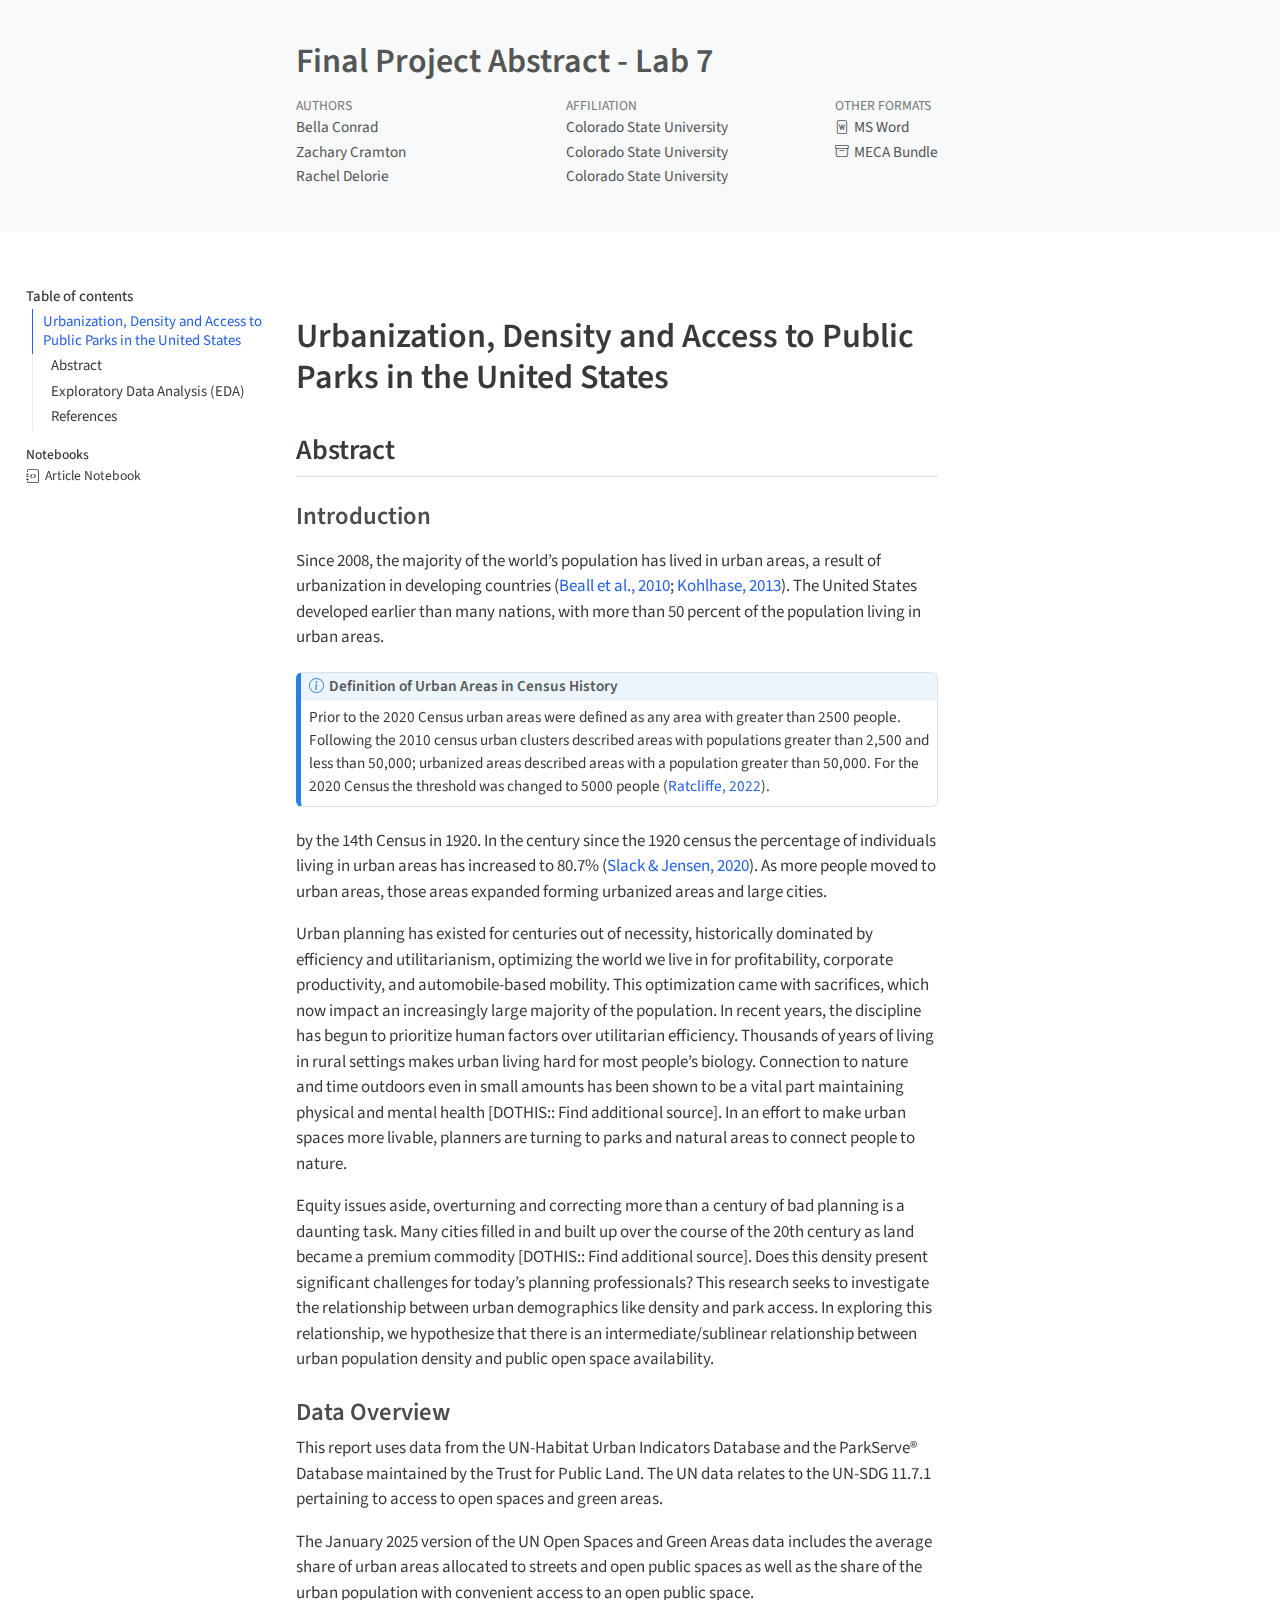
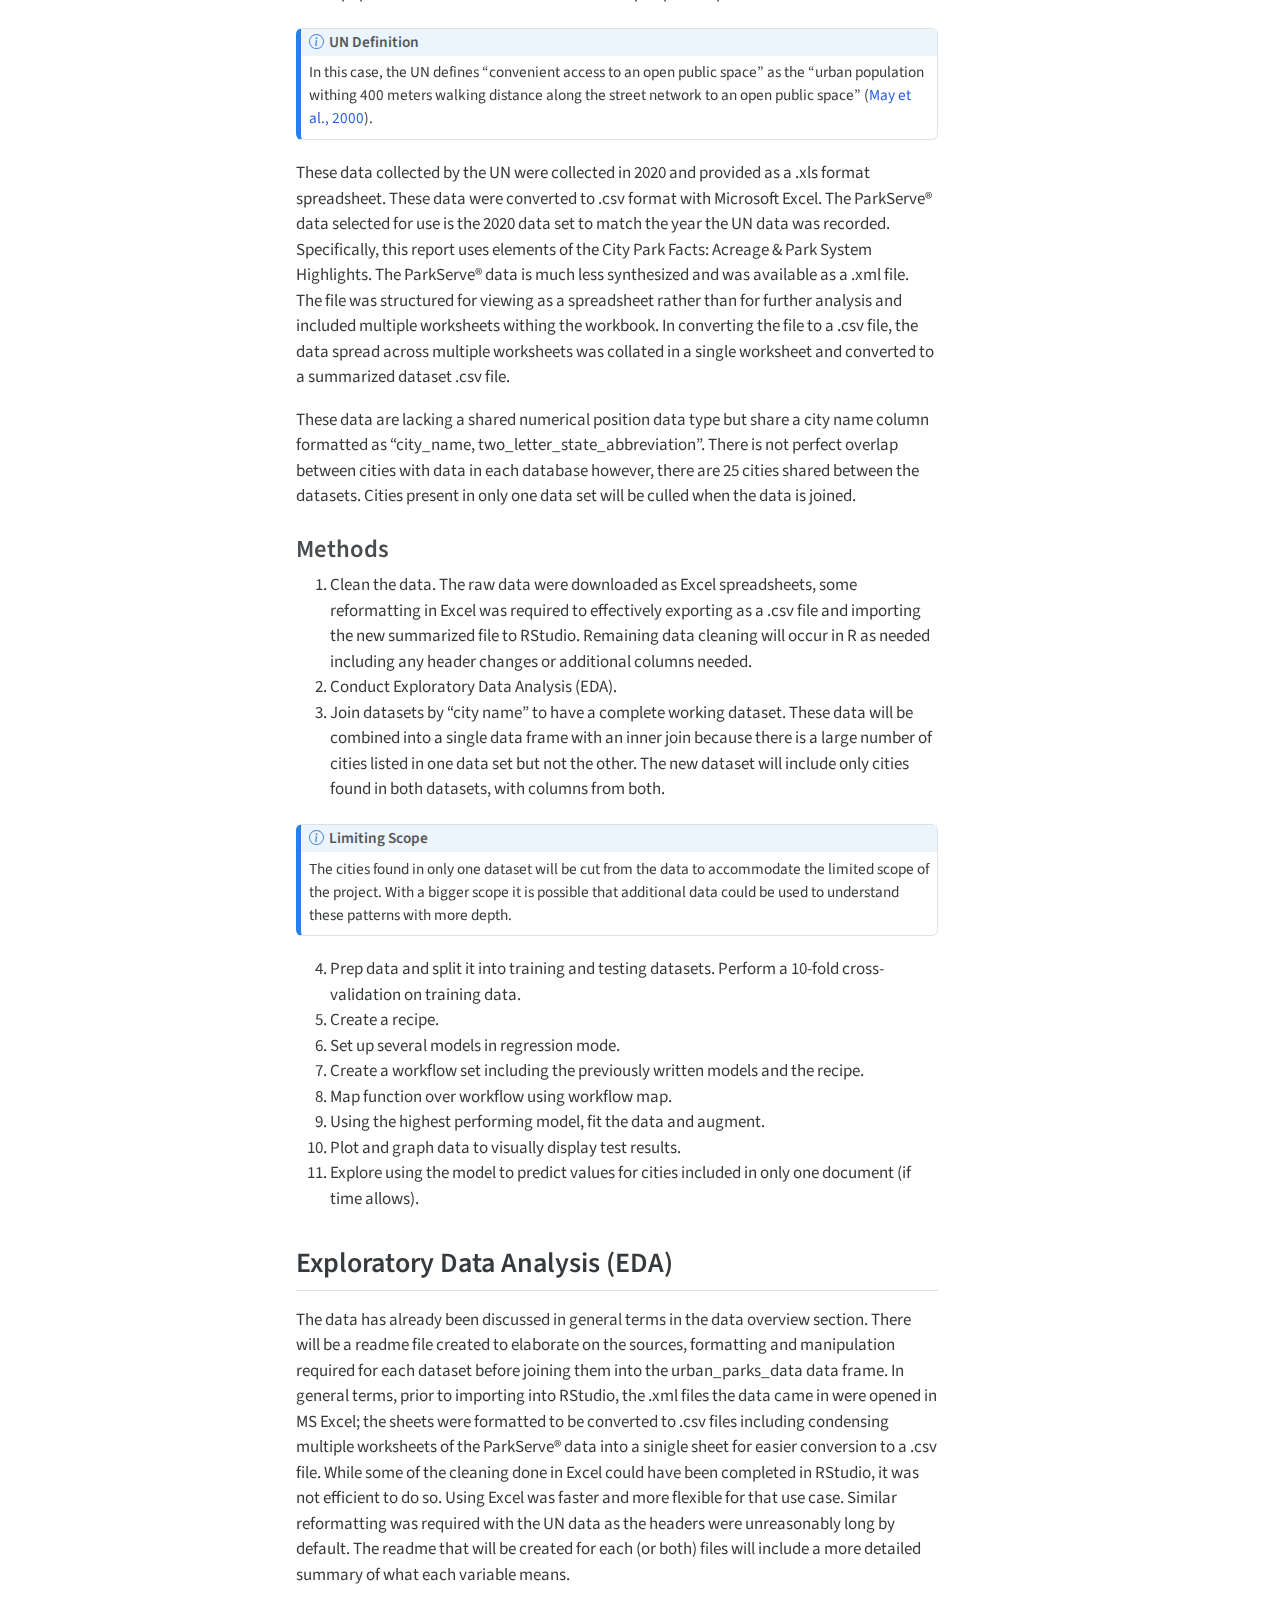
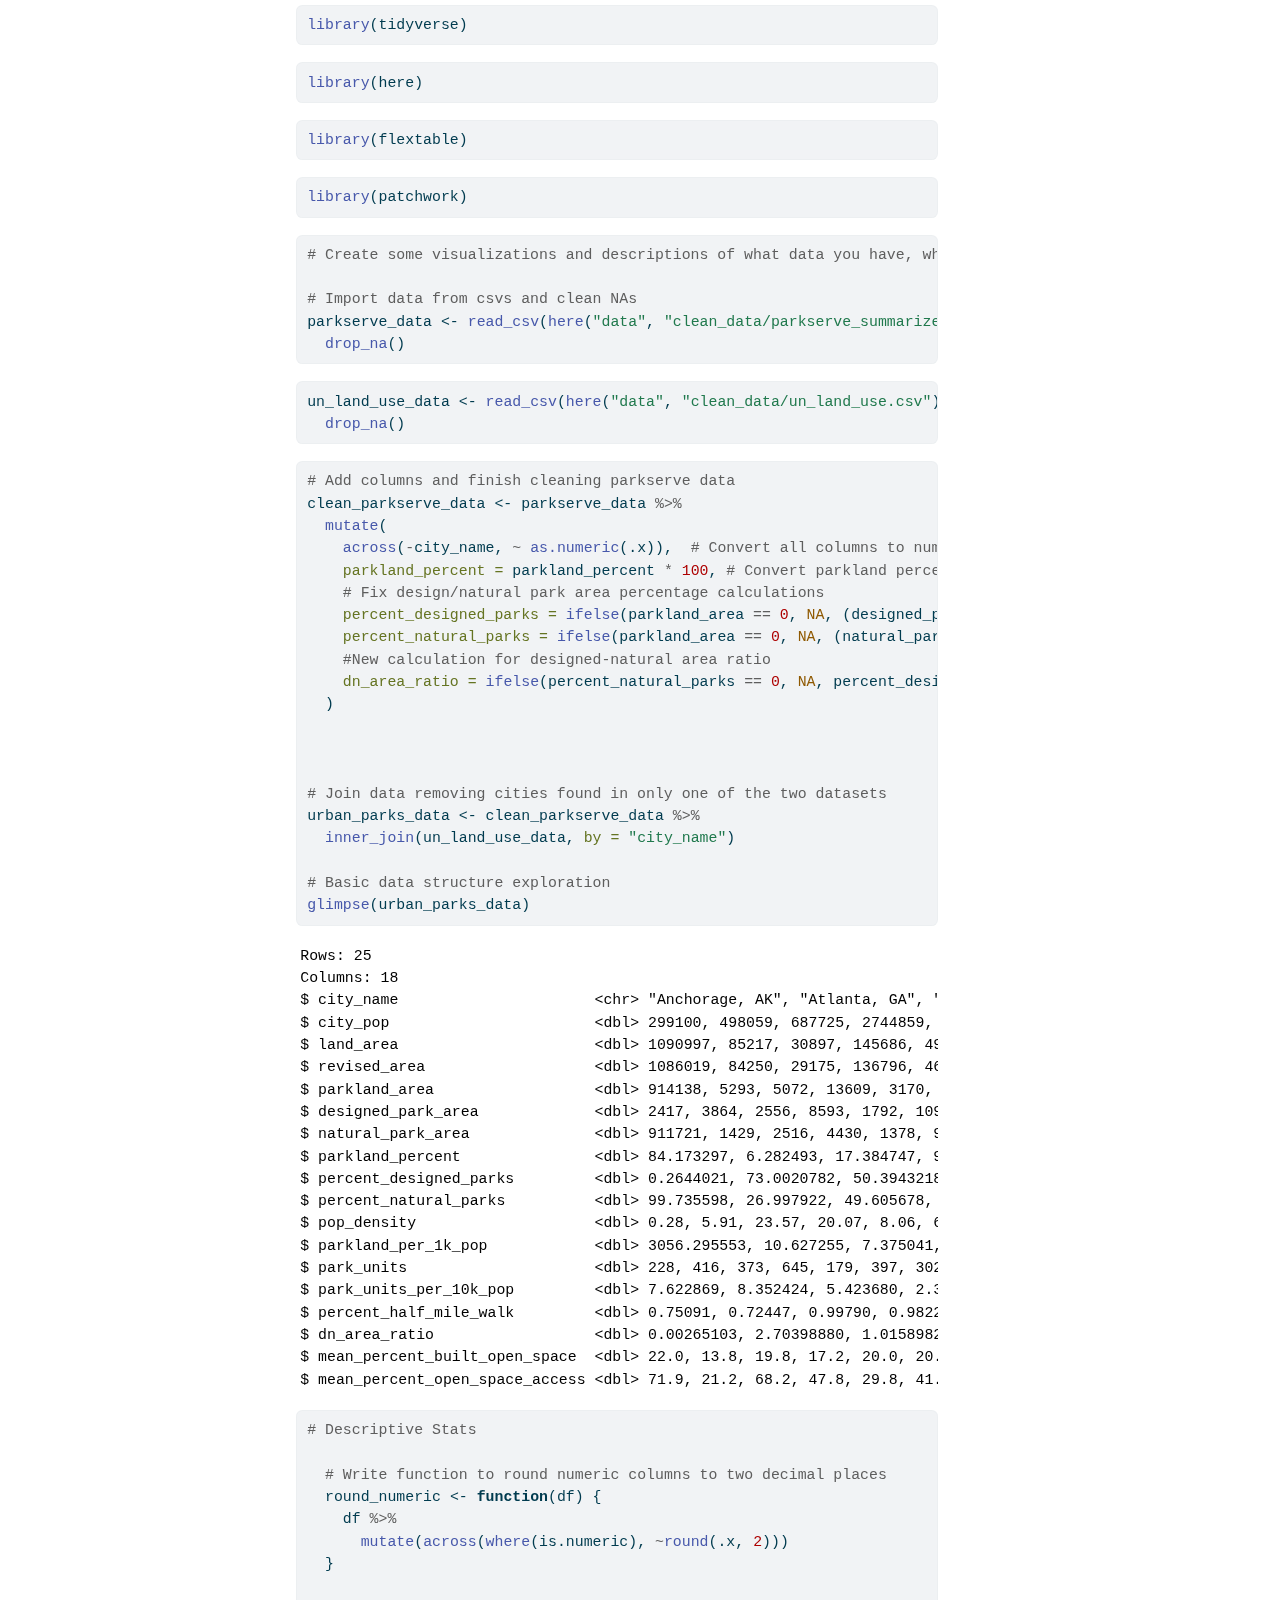
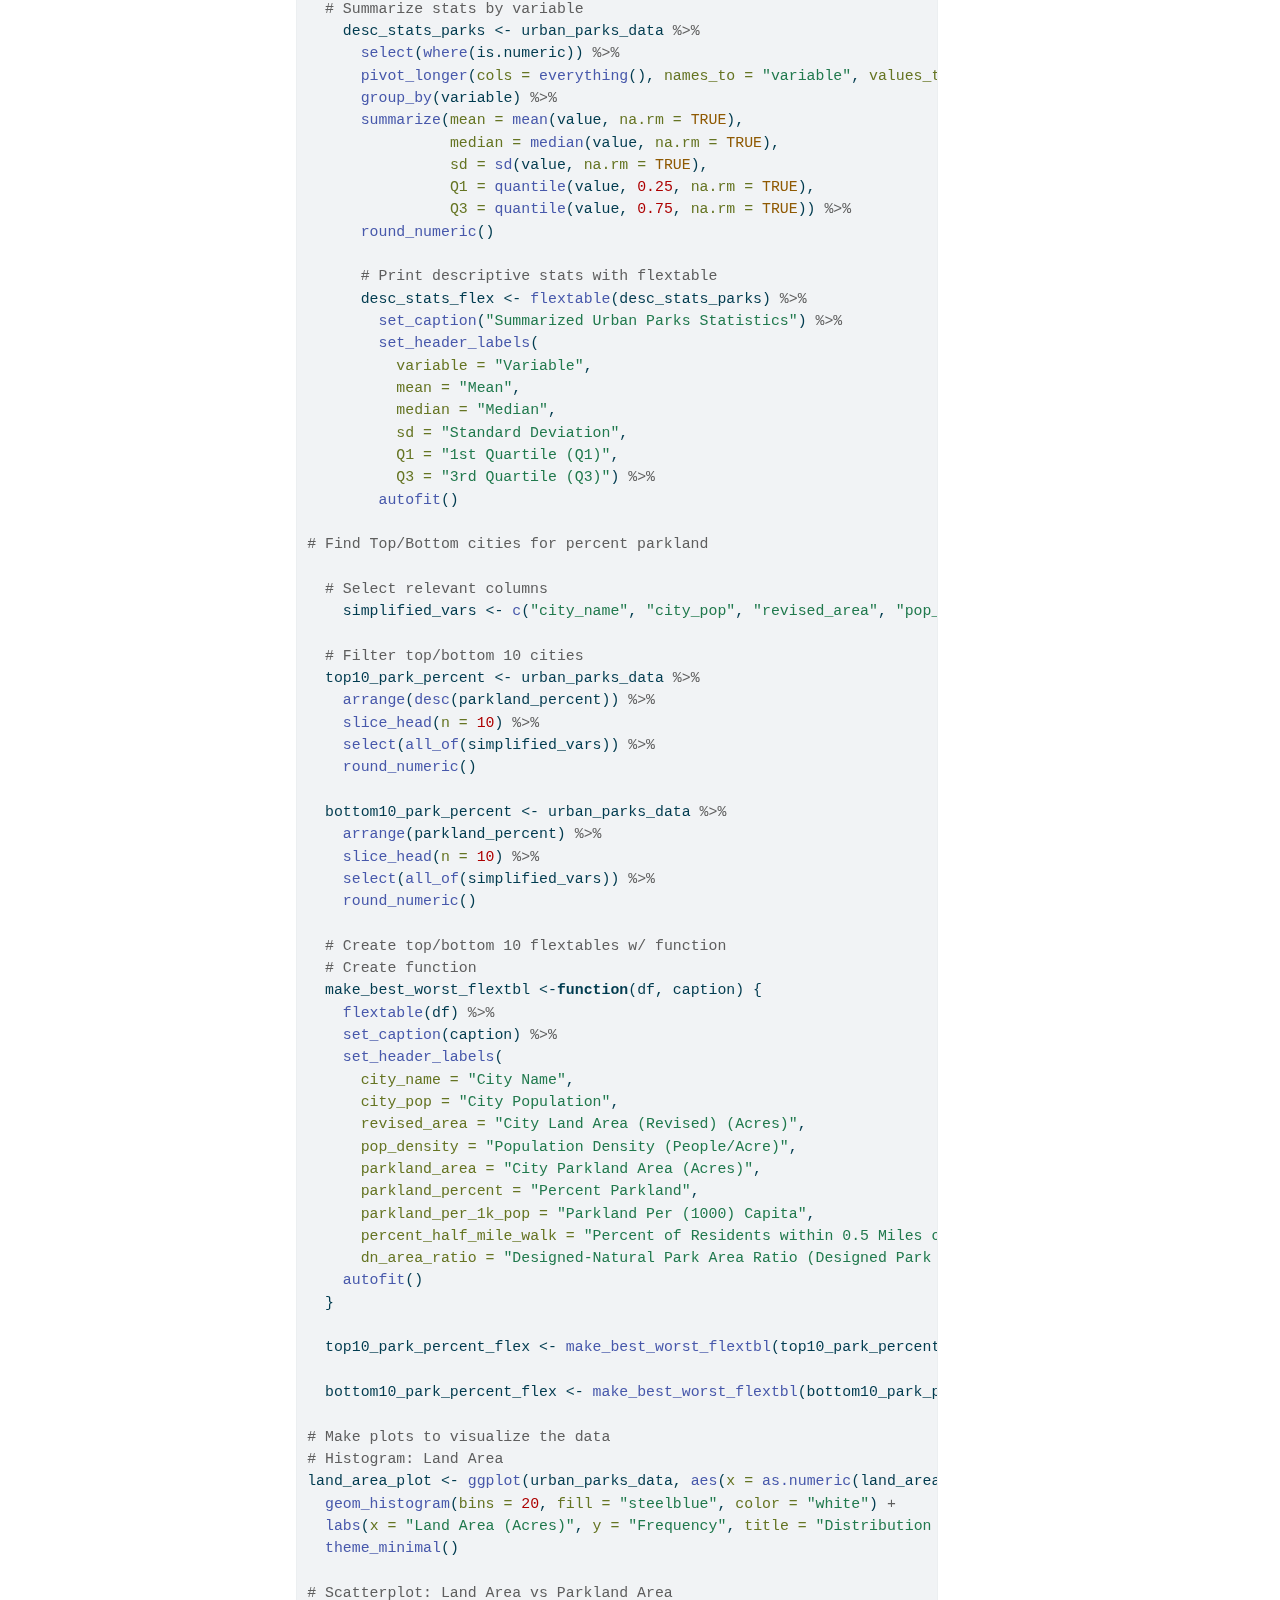
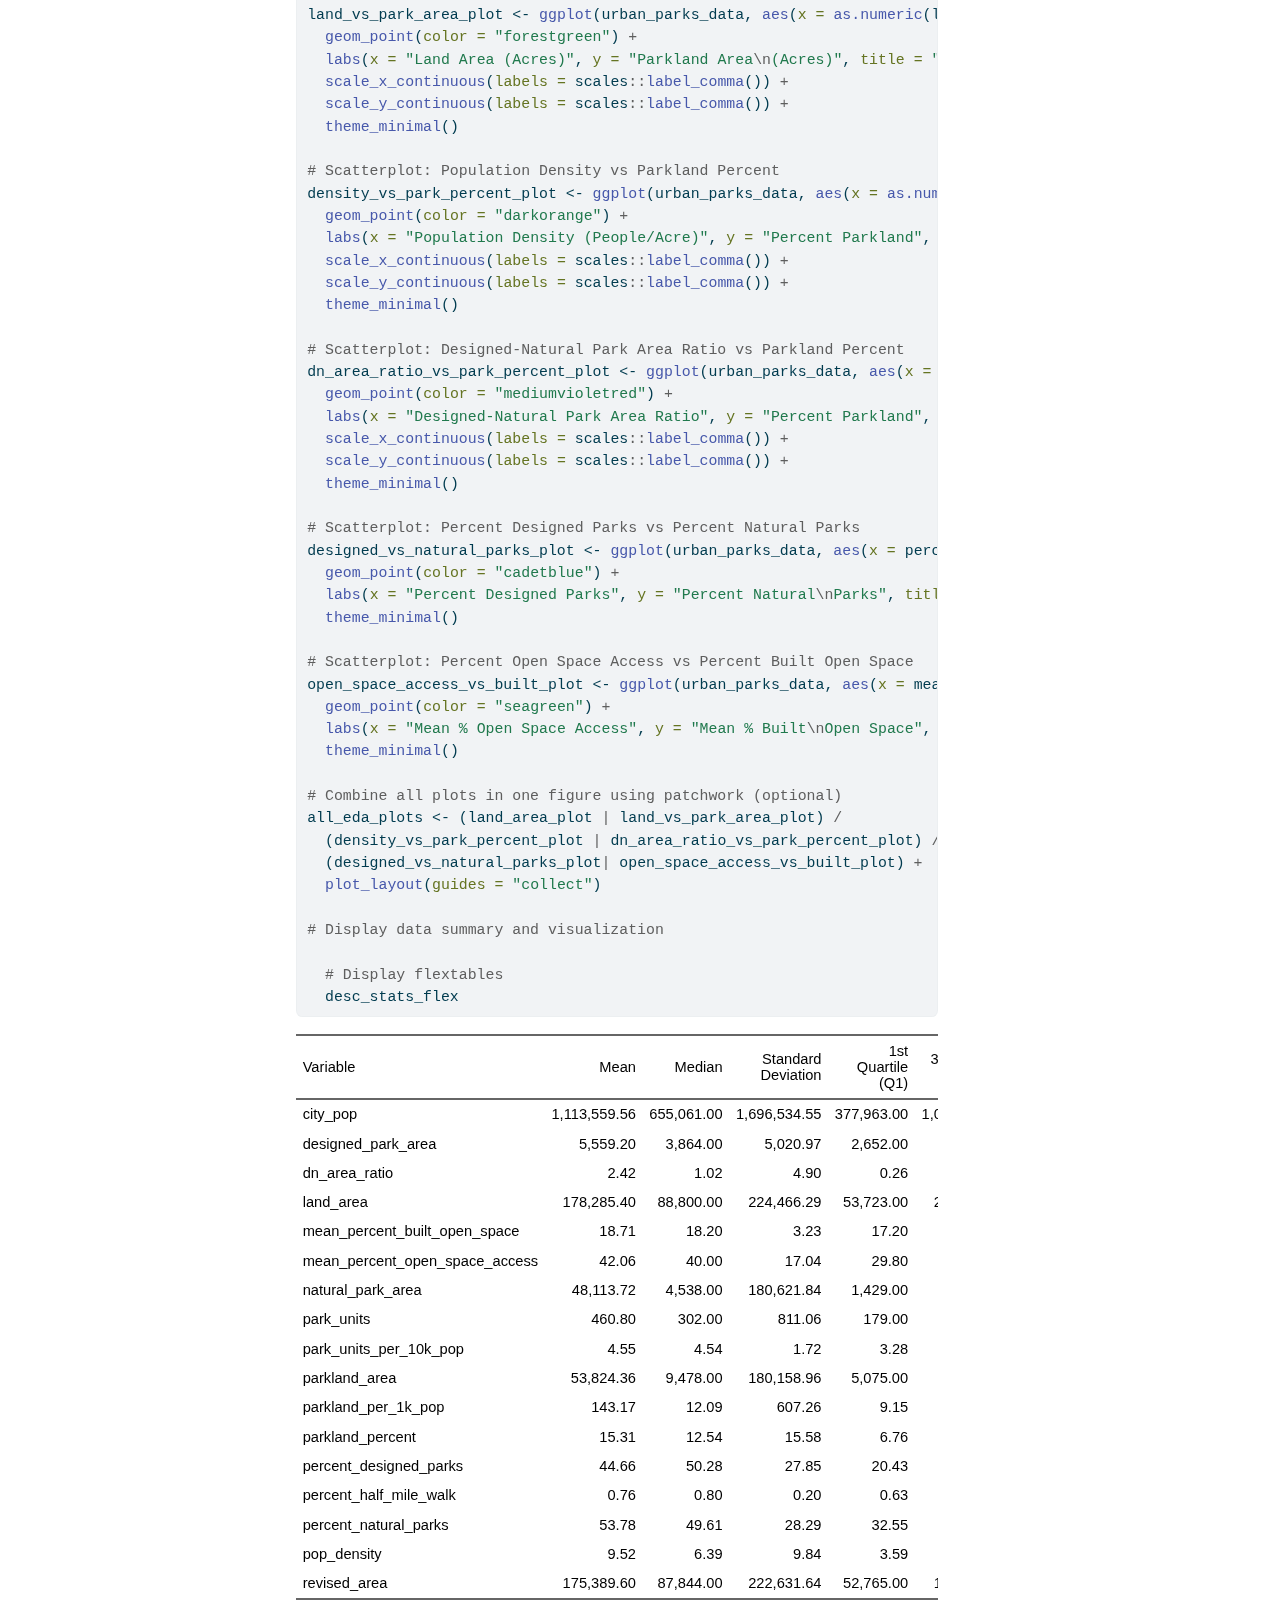
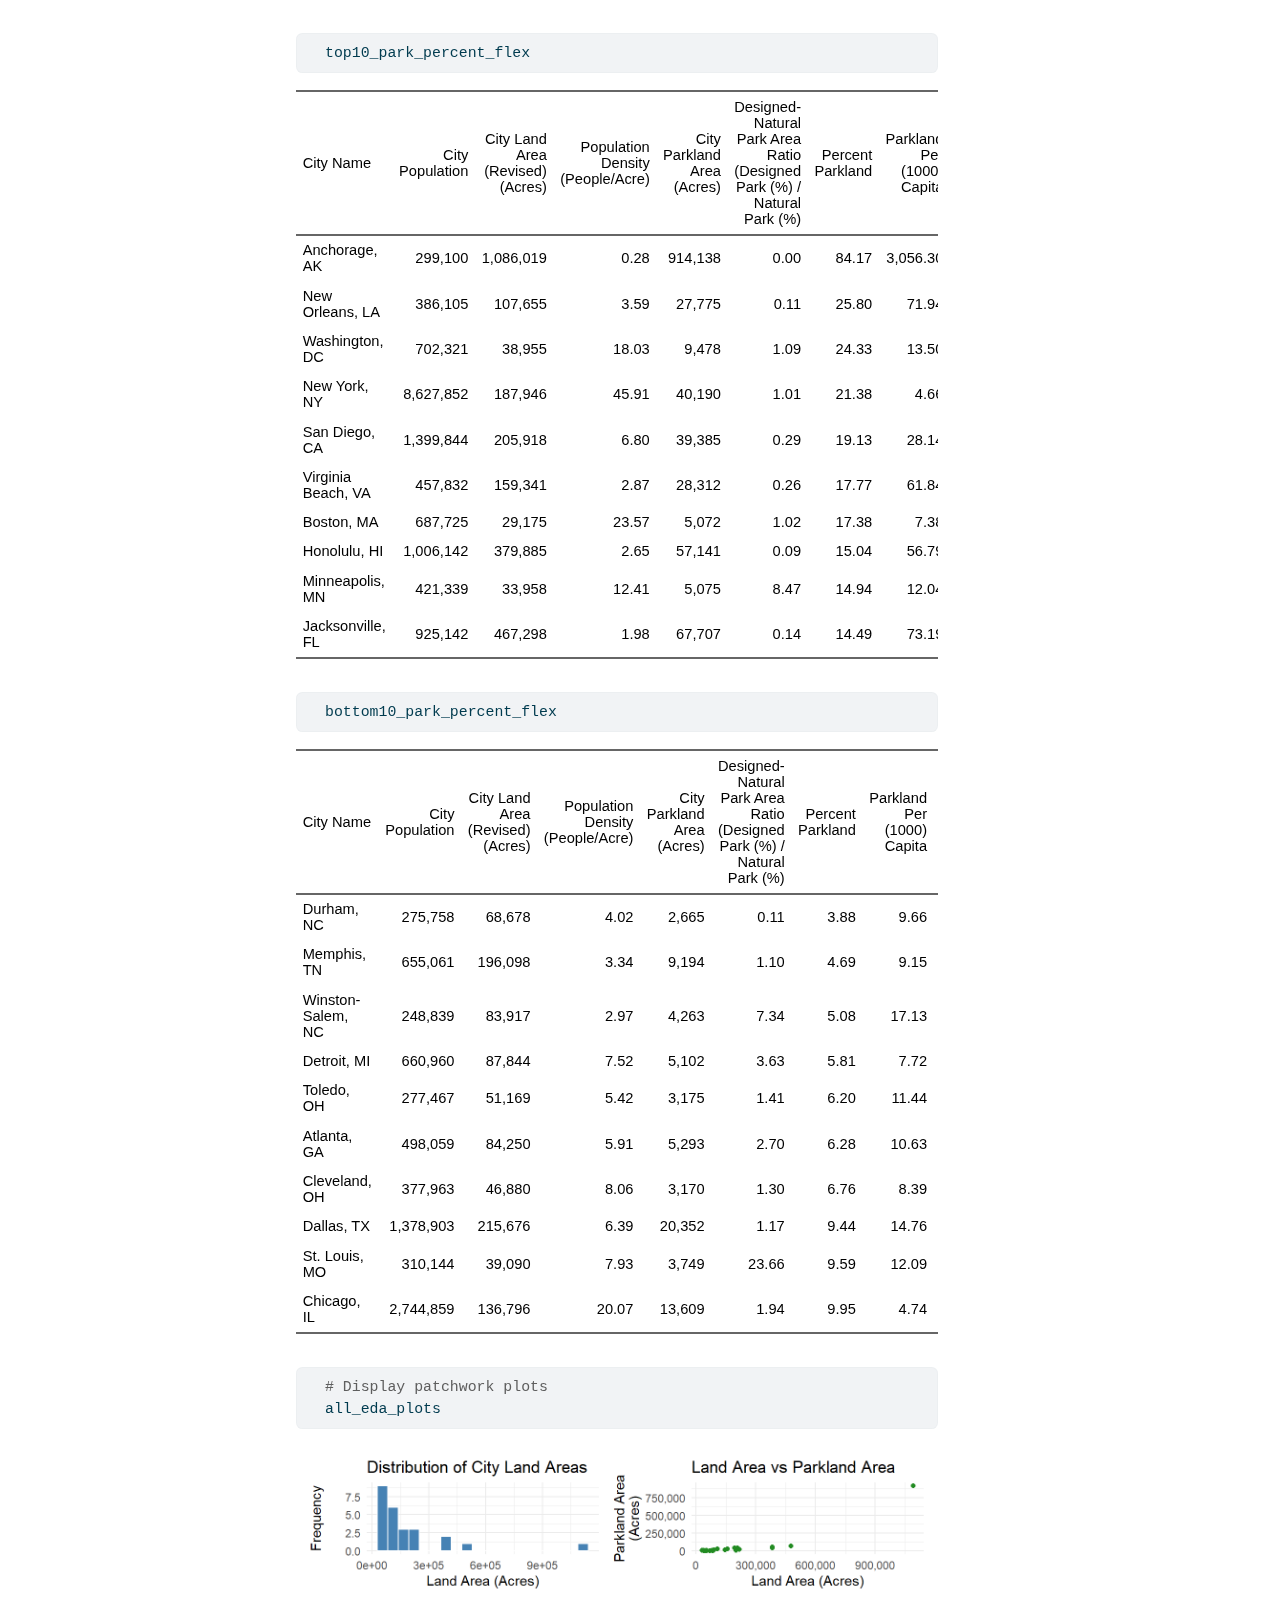
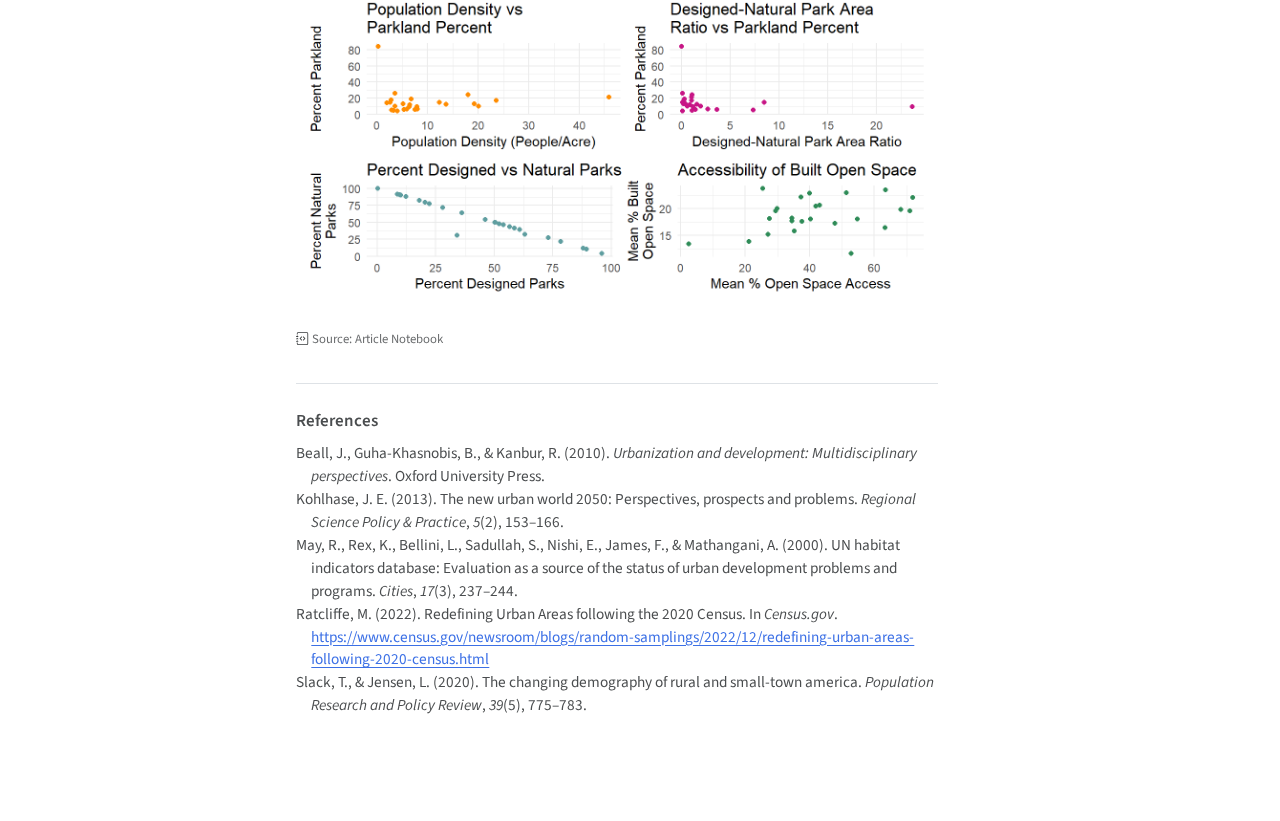
<file: docs/index.html>
<!DOCTYPE html>
<html xmlns="http://www.w3.org/1999/xhtml" lang="en" xml:lang="en"><head>

<meta charset="utf-8">
<meta name="generator" content="quarto-1.5.57">

<meta name="viewport" content="width=device-width, initial-scale=1.0, user-scalable=yes">


<title>Final Project Abstract - Lab 7</title>
<style>
code{white-space: pre-wrap;}
span.smallcaps{font-variant: small-caps;}
div.columns{display: flex; gap: min(4vw, 1.5em);}
div.column{flex: auto; overflow-x: auto;}
div.hanging-indent{margin-left: 1.5em; text-indent: -1.5em;}
ul.task-list{list-style: none;}
ul.task-list li input[type="checkbox"] {
  width: 0.8em;
  margin: 0 0.8em 0.2em -1em; /* quarto-specific, see https://github.com/quarto-dev/quarto-cli/issues/4556 */ 
  vertical-align: middle;
}
/* CSS for syntax highlighting */
pre > code.sourceCode { white-space: pre; position: relative; }
pre > code.sourceCode > span { line-height: 1.25; }
pre > code.sourceCode > span:empty { height: 1.2em; }
.sourceCode { overflow: visible; }
code.sourceCode > span { color: inherit; text-decoration: inherit; }
div.sourceCode { margin: 1em 0; }
pre.sourceCode { margin: 0; }
@media screen {
div.sourceCode { overflow: auto; }
}
@media print {
pre > code.sourceCode { white-space: pre-wrap; }
pre > code.sourceCode > span { display: inline-block; text-indent: -5em; padding-left: 5em; }
}
pre.numberSource code
  { counter-reset: source-line 0; }
pre.numberSource code > span
  { position: relative; left: -4em; counter-increment: source-line; }
pre.numberSource code > span > a:first-child::before
  { content: counter(source-line);
    position: relative; left: -1em; text-align: right; vertical-align: baseline;
    border: none; display: inline-block;
    -webkit-touch-callout: none; -webkit-user-select: none;
    -khtml-user-select: none; -moz-user-select: none;
    -ms-user-select: none; user-select: none;
    padding: 0 4px; width: 4em;
  }
pre.numberSource { margin-left: 3em;  padding-left: 4px; }
div.sourceCode
  {   }
@media screen {
pre > code.sourceCode > span > a:first-child::before { text-decoration: underline; }
}
/* CSS for citations */
div.csl-bib-body { }
div.csl-entry {
  clear: both;
  margin-bottom: 0em;
}
.hanging-indent div.csl-entry {
  margin-left:2em;
  text-indent:-2em;
}
div.csl-left-margin {
  min-width:2em;
  float:left;
}
div.csl-right-inline {
  margin-left:2em;
  padding-left:1em;
}
div.csl-indent {
  margin-left: 2em;
}</style>


<script src="site_libs/clipboard/clipboard.min.js"></script>
<script src="site_libs/quarto-html/quarto.js"></script>
<script src="site_libs/quarto-html/popper.min.js"></script>
<script src="site_libs/quarto-html/tippy.umd.min.js"></script>
<script src="site_libs/quarto-html/anchor.min.js"></script>
<link href="site_libs/quarto-html/tippy.css" rel="stylesheet">
<link href="site_libs/quarto-html/quarto-syntax-highlighting.css" rel="stylesheet" id="quarto-text-highlighting-styles">
<script src="site_libs/bootstrap/bootstrap.min.js"></script>
<link href="site_libs/bootstrap/bootstrap-icons.css" rel="stylesheet">
<link href="site_libs/bootstrap/bootstrap.min.css" rel="stylesheet" id="quarto-bootstrap" data-mode="light">
<script src="site_libs/quarto-contrib/glightbox/glightbox.min.js"></script>
<link href="site_libs/quarto-contrib/glightbox/glightbox.min.css" rel="stylesheet">
<link href="site_libs/quarto-contrib/glightbox/lightbox.css" rel="stylesheet">
<script async="" src="https://hypothes.is/embed.js"></script>
<script>
  window.document.addEventListener("DOMContentLoaded", function (_event) {
    document.body.classList.add('hypothesis-enabled');
  });
</script>
<link href="site_libs/tabwid-1.1.3/tabwid.css" rel="stylesheet">

<script src="site_libs/tabwid-1.1.3/tabwid.js"></script>



<meta name="citation_title" content="Final Project Abstract - Lab 7">
<meta name="citation_author" content="Bella Conrad">
<meta name="citation_author" content="Zachary Cramton">
<meta name="citation_author" content="Rachel Delorie">
<meta name="citation_language" content="en">
<meta name="citation_reference" content="citation_title=Urbanization and development: Multidisciplinary perspectives;,citation_author=Jo Beall;,citation_author=Basudeb Guha-Khasnobis;,citation_author=Ravi Kanbur;,citation_publication_date=2010;,citation_cover_date=2010;,citation_year=2010;">
<meta name="citation_reference" content="citation_title=The new urban world 2050: Perspectives, prospects and problems;,citation_author=Janet E Kohlhase;,citation_publication_date=2013;,citation_cover_date=2013;,citation_year=2013;,citation_issue=2;,citation_volume=5;,citation_journal_title=Regional Science Policy &amp;amp;amp; Practice;,citation_publisher=Elsevier;">
<meta name="citation_reference" content="citation_title=The changing demography of rural and small-town america;,citation_author=Tim Slack;,citation_author=Leif Jensen;,citation_publication_date=2020;,citation_cover_date=2020;,citation_year=2020;,citation_issue=5;,citation_volume=39;,citation_journal_title=Population Research and Policy Review;,citation_publisher=Springer;">
<meta name="citation_reference" content="citation_title=Redefining Urban Areas following the 2020 Census;,citation_abstract=“Urban” and “rural” are terms that bring to mind specific kinds of landscapes—densely developed areas in the case of urban, and small towns, farms and open spaces in the case of rural.;,citation_author=Michael Ratcliffe;,citation_publication_date=2022-12;,citation_cover_date=2022-12;,citation_year=2022;,citation_fulltext_html_url=https://www.census.gov/newsroom/blogs/random-samplings/2022/12/redefining-urban-areas-following-2020-census.html;,citation_journal_title=Census.gov;">
<meta name="citation_reference" content="citation_title=The US demographic transition;,citation_author=Jeremy Greenwood;,citation_author=Ananth Seshadri;,citation_publication_date=2002;,citation_cover_date=2002;,citation_year=2002;,citation_issue=2;,citation_volume=92;,citation_journal_title=American Economic Review;,citation_publisher=American Economic Association;">
<meta name="citation_reference" content="citation_title=The second demographic transition: A concise overview of its development;,citation_author=Ron Lesthaeghe;,citation_publication_date=2014;,citation_cover_date=2014;,citation_year=2014;,citation_issue=51;,citation_volume=111;,citation_journal_title=Proceedings of the National Academy of Sciences;,citation_publisher=National Academy of Sciences;">
<meta name="citation_reference" content="citation_publication_date=2025-01;,citation_cover_date=2025-01;,citation_year=2025;,citation_fulltext_html_url=https://data.unhabitat.org/pages/open-spaces-and-green-areas;,citation_journal_title=Urban Indicators Database;">
<meta name="citation_reference" content="citation_publication_date=2020;,citation_cover_date=2020;,citation_year=2020;,citation_fulltext_html_url=https://parkserve.tpl.org/downloads/historic/2020_ParkScoreRank.pdf;,citation_journal_title=The Trust for Public Land;">
<meta name="citation_reference" content="citation_title=UN habitat indicators database: Evaluation as a source of the status of urban development problems and programs;,citation_author=Richard May;,citation_author=Kevin Rex;,citation_author=Lisa Bellini;,citation_author=Sakera Sadullah;,citation_author=Emily Nishi;,citation_author=Francette James;,citation_author=Angela Mathangani;,citation_publication_date=2000;,citation_cover_date=2000;,citation_year=2000;,citation_issue=3;,citation_volume=17;,citation_journal_title=Cities;,citation_publisher=Elsevier;">
</head>

<body>

<header id="title-block-header" class="quarto-title-block default toc-left page-columns page-full">
  <div class="quarto-title-banner page-columns page-full">
    <div class="quarto-title column-body">
      <h1 class="title">Final Project Abstract - Lab 7</h1>
          </div>

    
    <div class="quarto-title-meta-container">
      <div class="quarto-title-meta-column-start">
            <div class="quarto-title-meta-author">
          <div class="quarto-title-meta-heading">Authors</div>
          <div class="quarto-title-meta-heading">Affiliation</div>
          
                <div class="quarto-title-meta-contents">
            <p class="author">Bella Conrad </p>
          </div>
                <div class="quarto-title-meta-contents">
                    <p class="affiliation">
                        Colorado State University
                      </p>
                  </div>
                      <div class="quarto-title-meta-contents">
            <p class="author">Zachary Cramton </p>
          </div>
                <div class="quarto-title-meta-contents">
                    <p class="affiliation">
                        Colorado State University
                      </p>
                  </div>
                      <div class="quarto-title-meta-contents">
            <p class="author">Rachel Delorie </p>
          </div>
                <div class="quarto-title-meta-contents">
                    <p class="affiliation">
                        Colorado State University
                      </p>
                  </div>
                    </div>
        
        <div class="quarto-title-meta">

                      
          
                
              </div>
      </div>
      <div class="quarto-title-meta-column-end quarto-other-formats-target">
      <div class="quarto-alternate-formats"><div class="quarto-title-meta-heading">Other Formats</div><div class="quarto-title-meta-contents"><p><a href="index.docx"><i class="bi bi-file-word"></i>MS Word</a></p></div><div class="quarto-title-meta-contents"><p><a href="index-meca.zip" data-meca-link="true"><i class="bi bi-archive"></i>MECA Bundle</a></p></div></div></div>
    </div>



    <div class="quarto-other-links-text-target">
    </div>  </div>
</header><div id="quarto-content" class="page-columns page-rows-contents page-layout-article toc-left">
<div id="quarto-sidebar-toc-left" class="sidebar toc-left">
  <nav id="TOC" role="doc-toc" class="toc-active">
    <h2 id="toc-title">Table of contents</h2>
   
  <ul>
  <li><a href="#urbanization-density-and-access-to-public-parks-in-the-united-states" id="toc-urbanization-density-and-access-to-public-parks-in-the-united-states" class="nav-link active" data-scroll-target="#urbanization-density-and-access-to-public-parks-in-the-united-states">Urbanization, Density and Access to Public Parks in the United States</a>
  <ul class="collapse">
  <li><a href="#abstract" id="toc-abstract" class="nav-link" data-scroll-target="#abstract">Abstract</a>
  <ul class="collapse">
  <li><a href="#introduction" id="toc-introduction" class="nav-link" data-scroll-target="#introduction">Introduction</a></li>
  <li><a href="#data-overview" id="toc-data-overview" class="nav-link" data-scroll-target="#data-overview">Data Overview</a></li>
  <li><a href="#methods" id="toc-methods" class="nav-link" data-scroll-target="#methods">Methods</a></li>
  </ul></li>
  <li><a href="#exploratory-data-analysis-eda" id="toc-exploratory-data-analysis-eda" class="nav-link" data-scroll-target="#exploratory-data-analysis-eda">Exploratory Data Analysis (EDA)</a></li>
  <li><a href="#references" id="toc-references" class="nav-link" data-scroll-target="#references">References</a></li>
  </ul></li>
  </ul>
<div class="quarto-alternate-notebooks"><h2>Notebooks</h2><ul><li><a href="index-preview.html"><i class="bi bi-journal-code"></i>Article Notebook</a></li></ul></div></nav>
</div>
<div id="quarto-margin-sidebar" class="sidebar margin-sidebar zindex-bottom">
</div>
<main class="content quarto-banner-title-block" id="quarto-document-content">



  


<section id="urbanization-density-and-access-to-public-parks-in-the-united-states" class="level1">
<h1>Urbanization, Density and Access to Public Parks in the United States</h1>
<section id="abstract" class="level2">
<h2 class="anchored" data-anchor-id="abstract">Abstract</h2>
<section id="introduction" class="level3">
<h3 class="anchored" data-anchor-id="introduction">Introduction</h3>
<p>
</p><p>Since 2008, the majority of the world’s population has lived in urban areas, a result of urbanization in developing countries <span class="citation" data-cites="kohlhase2013new beall2010urbanization">(<a href="#ref-beall2010urbanization" role="doc-biblioref">Beall et al., 2010</a>; <a href="#ref-kohlhase2013new" role="doc-biblioref">Kohlhase, 2013</a>)</span>. The United States developed earlier than many nations, with more than 50 percent of the population living in urban areas.</p>
<div class="callout callout-style-default callout-note callout-titled">
<div class="callout-header d-flex align-content-center">
<div class="callout-icon-container">
<i class="callout-icon"></i>
</div>
<div class="callout-title-container flex-fill">
Definition of Urban Areas in Census History
</div>
</div>
<div class="callout-body-container callout-body">
<p>Prior to the 2020 Census urban areas were defined as any area with greater than 2500 people. Following the 2010 census urban clusters described areas with populations greater than 2,500 and less than 50,000; urbanized areas described areas with a population greater than 50,000. For the 2020 Census the threshold was changed to 5000 people <span class="citation" data-cites="ratcliffe_redefining_2022">(<a href="#ref-ratcliffe_redefining_2022" role="doc-biblioref">Ratcliffe, 2022</a>)</span>.</p>
</div>
</div>
<p>
by the 14th Census in 1920. In the century since the 1920 census the percentage of individuals living in urban areas has increased to 80.7% <span class="citation" data-cites="slack2020changing">(<a href="#ref-slack2020changing" role="doc-biblioref">Slack &amp; Jensen, 2020</a>)</span>. As more people moved to urban areas, those areas expanded forming urbanized areas and large cities.
</p><p>
Urban planning has existed for centuries out of necessity, historically dominated by efficiency and utilitarianism, optimizing the world we live in for profitability, corporate productivity, and automobile-based mobility. This optimization came with sacrifices, which now impact an increasingly large majority of the population. In recent years, the discipline has begun to prioritize human factors over utilitarian efficiency. Thousands of years of living in rural settings makes urban living hard for most people’s biology. Connection to nature and time outdoors even in small amounts has been shown to be a vital part maintaining physical and mental health [DOTHIS:: Find additional source]. In an effort to make urban spaces more livable, planners are turning to parks and natural areas to connect people to nature.
</p><p>
</p><p>Equity issues aside, overturning and correcting more than a century of bad planning is a daunting task. Many cities filled in and built up over the course of the 20th century as land became a premium commodity [DOTHIS:: Find additional source]. Does this density present significant challenges for today’s planning professionals? This research seeks to investigate the relationship between urban demographics like density and park access. In exploring this relationship, we hypothesize that there is an intermediate/sublinear relationship between urban population density and public open space availability.</p>
</section>
<section id="data-overview" class="level3">
<h3 class="anchored" data-anchor-id="data-overview">Data Overview</h3>
<p>
This report uses data from the UN-Habitat Urban Indicators Database and the ParkServe® Database maintained by the Trust for Public Land. The UN data relates to the UN-SDG 11.7.1 pertaining to access to open spaces and green areas.
</p><p>
</p><p>The January 2025 version of the UN Open Spaces and Green Areas data includes the average share of urban areas allocated to streets and open public spaces as well as the share of the urban population with convenient access to an open public space.</p>
<div class="callout callout-style-default callout-note callout-titled">
<div class="callout-header d-flex align-content-center">
<div class="callout-icon-container">
<i class="callout-icon"></i>
</div>
<div class="callout-title-container flex-fill">
UN Definition
</div>
</div>
<div class="callout-body-container callout-body">
<p>In this case, the UN defines “convenient access to an open public space” as the “urban population withing 400 meters walking distance along the street network to an open public space” <span class="citation" data-cites="may2000habitat">(<a href="#ref-may2000habitat" role="doc-biblioref">May et al., 2000</a>)</span>.</p>
</div>
</div>
<p>
These data collected by the UN were collected in 2020 and provided as a .xls format spreadsheet. These data were converted to .csv format with Microsoft Excel. The ParkServe® data selected for use is the 2020 data set to match the year the UN data was recorded. Specifically, this report uses elements of the City Park Facts: Acreage &amp; Park System Highlights. The ParkServe® data is much less synthesized and was available as a .xml file. The file was structured for viewing as a spreadsheet rather than for further analysis and included multiple worksheets withing the workbook. In converting the file to a .csv file, the data spread across multiple worksheets was collated in a single worksheet and converted to a summarized dataset .csv file.
</p><p>
</p><p>These data are lacking a shared numerical position data type but share a city name column formatted as “city_name, two_letter_state_abbreviation”. There is not perfect overlap between cities with data in each database however, there are 25 cities shared between the datasets. Cities present in only one data set will be culled when the data is joined.</p>
</section>
<section id="methods" class="level3">
<h3 class="anchored" data-anchor-id="methods">Methods</h3>
<ol type="1">
<li>Clean the data. The raw data were downloaded as Excel spreadsheets, some reformatting in Excel was required to effectively exporting as a .csv file and importing the new summarized file to RStudio. Remaining data cleaning will occur in R as needed including any header changes or additional columns needed.</li>
<li>Conduct Exploratory Data Analysis (EDA).</li>
<li>Join datasets by “city name” to have a complete working dataset. These data will be combined into a single data frame with an inner join because there is a large number of cities listed in one data set but not the other. The new dataset will include only cities found in both datasets, with columns from both.</li>
</ol>
<div class="callout callout-style-default callout-note callout-titled">
<div class="callout-header d-flex align-content-center">
<div class="callout-icon-container">
<i class="callout-icon"></i>
</div>
<div class="callout-title-container flex-fill">
Limiting Scope
</div>
</div>
<div class="callout-body-container callout-body">
<p>The cities found in only one dataset will be cut from the data to accommodate the limited scope of the project. With a bigger scope it is possible that additional data could be used to understand these patterns with more depth.</p>
</div>
</div>
<ol start="4" type="1">
<li>Prep data and split it into training and testing datasets. Perform a 10-fold cross-validation on training data.</li>
<li>Create a recipe.</li>
<li>Set up several models in regression mode.</li>
<li>Create a workflow set including the previously written models and the recipe.</li>
<li>Map function over workflow using workflow map.</li>
<li>Using the highest performing model, fit the data and augment.</li>
<li>Plot and graph data to visually display test results.</li>
<li>Explore using the model to predict values for cities included in only one document (if time allows).</li>
</ol>
</section>
</section>
<section id="exploratory-data-analysis-eda" class="level2">
<h2 class="anchored" data-anchor-id="exploratory-data-analysis-eda">Exploratory Data Analysis (EDA)</h2>
<p>
</p><p>The data has already been discussed in general terms in the data overview section. There will be a readme file created to elaborate on the sources, formatting and manipulation required for each dataset before joining them into the urban_parks_data data frame. In general terms, prior to importing into RStudio, the .xml files the data came in were opened in MS Excel; the sheets were formatted to be converted to .csv files including condensing multiple worksheets of the ParkServe® data into a sinigle sheet for easier conversion to a .csv file. While some of the cleaning done in Excel could have been completed in RStudio, it was not efficient to do so. Using Excel was faster and more flexible for that use case. Similar reformatting was required with the UN data as the headers were unreasonably long by default. The readme that will be created for each (or both) files will include a more detailed summary of what each variable means.</p>
<div class="cell">
<div class="sourceCode cell-code" id="cb1"><pre class="sourceCode r code-with-copy"><code class="sourceCode r"><span id="cb1-1"><a href="#cb1-1" aria-hidden="true" tabindex="-1"></a><span class="fu">library</span>(tidyverse)</span></code><button title="Copy to Clipboard" class="code-copy-button"><i class="bi"></i></button></pre></div>
<div class="cell-output cell-output-stderr hidden">
<pre><code>── Attaching core tidyverse packages ──────────────────────── tidyverse 2.0.0 ──
✔ dplyr     1.1.4     ✔ readr     2.1.5
✔ forcats   1.0.0     ✔ stringr   1.5.1
✔ ggplot2   3.5.1     ✔ tibble    3.2.1
✔ lubridate 1.9.4     ✔ tidyr     1.3.1
✔ purrr     1.0.2     
── Conflicts ────────────────────────────────────────── tidyverse_conflicts() ──
✖ dplyr::filter() masks stats::filter()
✖ dplyr::lag()    masks stats::lag()
ℹ Use the conflicted package (&lt;http://conflicted.r-lib.org/&gt;) to force all conflicts to become errors</code></pre>
</div>
<div class="sourceCode cell-code" id="cb3"><pre class="sourceCode r code-with-copy"><code class="sourceCode r"><span id="cb3-1"><a href="#cb3-1" aria-hidden="true" tabindex="-1"></a><span class="fu">library</span>(here)</span></code><button title="Copy to Clipboard" class="code-copy-button"><i class="bi"></i></button></pre></div>
<div class="cell-output cell-output-stderr hidden">
<pre><code>Warning: package 'here' was built under R version 4.4.3</code></pre>
</div>
<div class="cell-output cell-output-stderr hidden">
<pre><code>here() starts at C:/Users/Zacha/github/CSU/ESS 330/ess_330_project_proposal</code></pre>
</div>
<div class="sourceCode cell-code" id="cb6"><pre class="sourceCode r code-with-copy"><code class="sourceCode r"><span id="cb6-1"><a href="#cb6-1" aria-hidden="true" tabindex="-1"></a><span class="fu">library</span>(flextable)</span></code><button title="Copy to Clipboard" class="code-copy-button"><i class="bi"></i></button></pre></div>
<div class="cell-output cell-output-stderr hidden">
<pre><code>
Attaching package: 'flextable'

The following object is masked from 'package:purrr':

    compose</code></pre>
</div>
<div class="sourceCode cell-code" id="cb8"><pre class="sourceCode r code-with-copy"><code class="sourceCode r"><span id="cb8-1"><a href="#cb8-1" aria-hidden="true" tabindex="-1"></a><span class="fu">library</span>(patchwork)</span></code><button title="Copy to Clipboard" class="code-copy-button"><i class="bi"></i></button></pre></div>
<div class="cell-output cell-output-stderr hidden">
<pre><code>Warning: package 'patchwork' was built under R version 4.4.3</code></pre>
</div>
<div class="sourceCode cell-code" id="cb10"><pre class="sourceCode r code-with-copy"><code class="sourceCode r"><span id="cb10-1"><a href="#cb10-1" aria-hidden="true" tabindex="-1"></a><span class="co"># Create some visualizations and descriptions of what data you have, where you got it, and how and if you need to clean and manipulate it for your project</span></span>
<span id="cb10-2"><a href="#cb10-2" aria-hidden="true" tabindex="-1"></a></span>
<span id="cb10-3"><a href="#cb10-3" aria-hidden="true" tabindex="-1"></a><span class="co"># Import data from csvs and clean NAs</span></span>
<span id="cb10-4"><a href="#cb10-4" aria-hidden="true" tabindex="-1"></a>parkserve_data <span class="ot">&lt;-</span> <span class="fu">read_csv</span>(<span class="fu">here</span>(<span class="st">"data"</span>, <span class="st">"clean_data/parkserve_summarized_facts_2020.csv"</span>)) <span class="sc">%&gt;%</span> </span>
<span id="cb10-5"><a href="#cb10-5" aria-hidden="true" tabindex="-1"></a>  <span class="fu">drop_na</span>()</span></code><button title="Copy to Clipboard" class="code-copy-button"><i class="bi"></i></button></pre></div>
<div class="cell-output cell-output-stderr hidden">
<pre><code>Rows: 100 Columns: 15
── Column specification ────────────────────────────────────────────────────────
Delimiter: ","
chr (10): city_name, city_pop, land_area, revised_area, percent_designed_par...
dbl  (5): parkland_area, designed_park_area, natural_park_area, parkland_per...

ℹ Use `spec()` to retrieve the full column specification for this data.
ℹ Specify the column types or set `show_col_types = FALSE` to quiet this message.</code></pre>
</div>
<div class="sourceCode cell-code" id="cb12"><pre class="sourceCode r code-with-copy"><code class="sourceCode r"><span id="cb12-1"><a href="#cb12-1" aria-hidden="true" tabindex="-1"></a>un_land_use_data <span class="ot">&lt;-</span> <span class="fu">read_csv</span>(<span class="fu">here</span>(<span class="st">"data"</span>, <span class="st">"clean_data/un_land_use.csv"</span>)) <span class="sc">%&gt;%</span> </span>
<span id="cb12-2"><a href="#cb12-2" aria-hidden="true" tabindex="-1"></a>  <span class="fu">drop_na</span>()</span></code><button title="Copy to Clipboard" class="code-copy-button"><i class="bi"></i></button></pre></div>
<div class="cell-output cell-output-stderr hidden">
<pre><code>Rows: 59 Columns: 3
── Column specification ────────────────────────────────────────────────────────
Delimiter: ","
chr (1): city_name
dbl (2): mean_percent_built_open_space, mean_percent_open_space_access

ℹ Use `spec()` to retrieve the full column specification for this data.
ℹ Specify the column types or set `show_col_types = FALSE` to quiet this message.</code></pre>
</div>
<div class="sourceCode cell-code" id="cb14"><pre class="sourceCode r code-with-copy"><code class="sourceCode r"><span id="cb14-1"><a href="#cb14-1" aria-hidden="true" tabindex="-1"></a><span class="co"># Add columns and finish cleaning parkserve data</span></span>
<span id="cb14-2"><a href="#cb14-2" aria-hidden="true" tabindex="-1"></a>clean_parkserve_data <span class="ot">&lt;-</span> parkserve_data <span class="sc">%&gt;%</span></span>
<span id="cb14-3"><a href="#cb14-3" aria-hidden="true" tabindex="-1"></a>  <span class="fu">mutate</span>(</span>
<span id="cb14-4"><a href="#cb14-4" aria-hidden="true" tabindex="-1"></a>    <span class="fu">across</span>(<span class="sc">-</span>city_name, <span class="sc">~</span> <span class="fu">as.numeric</span>(.x)),  <span class="co"># Convert all columns to numeric except for city name</span></span>
<span id="cb14-5"><a href="#cb14-5" aria-hidden="true" tabindex="-1"></a>    <span class="at">parkland_percent =</span> parkland_percent <span class="sc">*</span> <span class="dv">100</span>, <span class="co"># Convert parkland percent from ratio</span></span>
<span id="cb14-6"><a href="#cb14-6" aria-hidden="true" tabindex="-1"></a>    <span class="co"># Fix design/natural park area percentage calculations</span></span>
<span id="cb14-7"><a href="#cb14-7" aria-hidden="true" tabindex="-1"></a>    <span class="at">percent_designed_parks =</span> <span class="fu">ifelse</span>(parkland_area <span class="sc">==</span> <span class="dv">0</span>, <span class="cn">NA</span>, (designed_park_area <span class="sc">/</span> parkland_area) <span class="sc">*</span> <span class="dv">100</span>),</span>
<span id="cb14-8"><a href="#cb14-8" aria-hidden="true" tabindex="-1"></a>    <span class="at">percent_natural_parks =</span> <span class="fu">ifelse</span>(parkland_area <span class="sc">==</span> <span class="dv">0</span>, <span class="cn">NA</span>, (natural_park_area <span class="sc">/</span> parkland_area) <span class="sc">*</span> <span class="dv">100</span>),</span>
<span id="cb14-9"><a href="#cb14-9" aria-hidden="true" tabindex="-1"></a>    <span class="co">#New calculation for designed-natural area ratio</span></span>
<span id="cb14-10"><a href="#cb14-10" aria-hidden="true" tabindex="-1"></a>    <span class="at">dn_area_ratio =</span> <span class="fu">ifelse</span>(percent_natural_parks <span class="sc">==</span> <span class="dv">0</span>, <span class="cn">NA</span>, percent_designed_parks <span class="sc">/</span> percent_natural_parks)</span>
<span id="cb14-11"><a href="#cb14-11" aria-hidden="true" tabindex="-1"></a>  )</span>
<span id="cb14-12"><a href="#cb14-12" aria-hidden="true" tabindex="-1"></a></span>
<span id="cb14-13"><a href="#cb14-13" aria-hidden="true" tabindex="-1"></a>  </span>
<span id="cb14-14"><a href="#cb14-14" aria-hidden="true" tabindex="-1"></a>  </span>
<span id="cb14-15"><a href="#cb14-15" aria-hidden="true" tabindex="-1"></a><span class="co"># Join data removing cities found in only one of the two datasets</span></span>
<span id="cb14-16"><a href="#cb14-16" aria-hidden="true" tabindex="-1"></a>urban_parks_data <span class="ot">&lt;-</span> clean_parkserve_data <span class="sc">%&gt;%</span> </span>
<span id="cb14-17"><a href="#cb14-17" aria-hidden="true" tabindex="-1"></a>  <span class="fu">inner_join</span>(un_land_use_data, <span class="at">by =</span> <span class="st">"city_name"</span>)  </span>
<span id="cb14-18"><a href="#cb14-18" aria-hidden="true" tabindex="-1"></a></span>
<span id="cb14-19"><a href="#cb14-19" aria-hidden="true" tabindex="-1"></a><span class="co"># Basic data structure exploration</span></span>
<span id="cb14-20"><a href="#cb14-20" aria-hidden="true" tabindex="-1"></a><span class="fu">glimpse</span>(urban_parks_data)</span></code><button title="Copy to Clipboard" class="code-copy-button"><i class="bi"></i></button></pre></div>
<div class="cell-output cell-output-stdout">
<pre><code>Rows: 25
Columns: 18
$ city_name                      &lt;chr&gt; "Anchorage, AK", "Atlanta, GA", "Boston…
$ city_pop                       &lt;dbl&gt; 299100, 498059, 687725, 2744859, 377963…
$ land_area                      &lt;dbl&gt; 1090997, 85217, 30897, 145686, 49726, 2…
$ revised_area                   &lt;dbl&gt; 1086019, 84250, 29175, 136796, 46880, 2…
$ parkland_area                  &lt;dbl&gt; 914138, 5293, 5072, 13609, 3170, 20352,…
$ designed_park_area             &lt;dbl&gt; 2417, 3864, 2556, 8593, 1792, 10974, 40…
$ natural_park_area              &lt;dbl&gt; 911721, 1429, 2516, 4430, 1378, 9378, 1…
$ parkland_percent               &lt;dbl&gt; 84.173297, 6.282493, 17.384747, 9.94839…
$ percent_designed_parks         &lt;dbl&gt; 0.2644021, 73.0020782, 50.3943218, 63.1…
$ percent_natural_parks          &lt;dbl&gt; 99.735598, 26.997922, 49.605678, 32.551…
$ pop_density                    &lt;dbl&gt; 0.28, 5.91, 23.57, 20.07, 8.06, 6.39, 7…
$ parkland_per_1k_pop            &lt;dbl&gt; 3056.295553, 10.627255, 7.375041, 4.744…
$ park_units                     &lt;dbl&gt; 228, 416, 373, 645, 179, 397, 302, 70, …
$ park_units_per_10k_pop         &lt;dbl&gt; 7.622869, 8.352424, 5.423680, 2.349847,…
$ percent_half_mile_walk         &lt;dbl&gt; 0.75091, 0.72447, 0.99790, 0.98220, 0.8…
$ dn_area_ratio                  &lt;dbl&gt; 0.00265103, 2.70398880, 1.01589825, 1.9…
$ mean_percent_built_open_space  &lt;dbl&gt; 22.0, 13.8, 19.8, 17.2, 20.0, 20.4, 20.…
$ mean_percent_open_space_access &lt;dbl&gt; 71.9, 21.2, 68.2, 47.8, 29.8, 41.9, 43.…</code></pre>
</div>
<div class="sourceCode cell-code" id="cb16"><pre class="sourceCode r code-with-copy"><code class="sourceCode r"><span id="cb16-1"><a href="#cb16-1" aria-hidden="true" tabindex="-1"></a><span class="co"># Descriptive Stats</span></span>
<span id="cb16-2"><a href="#cb16-2" aria-hidden="true" tabindex="-1"></a></span>
<span id="cb16-3"><a href="#cb16-3" aria-hidden="true" tabindex="-1"></a>  <span class="co"># Write function to round numeric columns to two decimal places</span></span>
<span id="cb16-4"><a href="#cb16-4" aria-hidden="true" tabindex="-1"></a>  round_numeric <span class="ot">&lt;-</span> <span class="cf">function</span>(df) {</span>
<span id="cb16-5"><a href="#cb16-5" aria-hidden="true" tabindex="-1"></a>    df <span class="sc">%&gt;%</span> </span>
<span id="cb16-6"><a href="#cb16-6" aria-hidden="true" tabindex="-1"></a>      <span class="fu">mutate</span>(<span class="fu">across</span>(<span class="fu">where</span>(is.numeric), <span class="sc">~</span><span class="fu">round</span>(.x, <span class="dv">2</span>)))</span>
<span id="cb16-7"><a href="#cb16-7" aria-hidden="true" tabindex="-1"></a>  }</span>
<span id="cb16-8"><a href="#cb16-8" aria-hidden="true" tabindex="-1"></a></span>
<span id="cb16-9"><a href="#cb16-9" aria-hidden="true" tabindex="-1"></a>  <span class="co"># Summarize stats by variable</span></span>
<span id="cb16-10"><a href="#cb16-10" aria-hidden="true" tabindex="-1"></a>    desc_stats_parks <span class="ot">&lt;-</span> urban_parks_data <span class="sc">%&gt;%</span> </span>
<span id="cb16-11"><a href="#cb16-11" aria-hidden="true" tabindex="-1"></a>      <span class="fu">select</span>(<span class="fu">where</span>(is.numeric)) <span class="sc">%&gt;%</span> </span>
<span id="cb16-12"><a href="#cb16-12" aria-hidden="true" tabindex="-1"></a>      <span class="fu">pivot_longer</span>(<span class="at">cols =</span> <span class="fu">everything</span>(), <span class="at">names_to =</span> <span class="st">"variable"</span>, <span class="at">values_to =</span> <span class="st">"value"</span>) <span class="sc">%&gt;%</span> </span>
<span id="cb16-13"><a href="#cb16-13" aria-hidden="true" tabindex="-1"></a>      <span class="fu">group_by</span>(variable) <span class="sc">%&gt;%</span> </span>
<span id="cb16-14"><a href="#cb16-14" aria-hidden="true" tabindex="-1"></a>      <span class="fu">summarize</span>(<span class="at">mean =</span> <span class="fu">mean</span>(value, <span class="at">na.rm =</span> <span class="cn">TRUE</span>), </span>
<span id="cb16-15"><a href="#cb16-15" aria-hidden="true" tabindex="-1"></a>                <span class="at">median =</span> <span class="fu">median</span>(value, <span class="at">na.rm =</span> <span class="cn">TRUE</span>), </span>
<span id="cb16-16"><a href="#cb16-16" aria-hidden="true" tabindex="-1"></a>                <span class="at">sd =</span> <span class="fu">sd</span>(value, <span class="at">na.rm =</span> <span class="cn">TRUE</span>),</span>
<span id="cb16-17"><a href="#cb16-17" aria-hidden="true" tabindex="-1"></a>                <span class="at">Q1 =</span> <span class="fu">quantile</span>(value, <span class="fl">0.25</span>, <span class="at">na.rm =</span> <span class="cn">TRUE</span>),</span>
<span id="cb16-18"><a href="#cb16-18" aria-hidden="true" tabindex="-1"></a>                <span class="at">Q3 =</span> <span class="fu">quantile</span>(value, <span class="fl">0.75</span>, <span class="at">na.rm =</span> <span class="cn">TRUE</span>)) <span class="sc">%&gt;%</span> </span>
<span id="cb16-19"><a href="#cb16-19" aria-hidden="true" tabindex="-1"></a>      <span class="fu">round_numeric</span>()</span>
<span id="cb16-20"><a href="#cb16-20" aria-hidden="true" tabindex="-1"></a>      </span>
<span id="cb16-21"><a href="#cb16-21" aria-hidden="true" tabindex="-1"></a>      <span class="co"># Print descriptive stats with flextable</span></span>
<span id="cb16-22"><a href="#cb16-22" aria-hidden="true" tabindex="-1"></a>      desc_stats_flex <span class="ot">&lt;-</span> <span class="fu">flextable</span>(desc_stats_parks) <span class="sc">%&gt;%</span></span>
<span id="cb16-23"><a href="#cb16-23" aria-hidden="true" tabindex="-1"></a>        <span class="fu">set_caption</span>(<span class="st">"Summarized Urban Parks Statistics"</span>) <span class="sc">%&gt;%</span> </span>
<span id="cb16-24"><a href="#cb16-24" aria-hidden="true" tabindex="-1"></a>        <span class="fu">set_header_labels</span>(</span>
<span id="cb16-25"><a href="#cb16-25" aria-hidden="true" tabindex="-1"></a>          <span class="at">variable =</span> <span class="st">"Variable"</span>,</span>
<span id="cb16-26"><a href="#cb16-26" aria-hidden="true" tabindex="-1"></a>          <span class="at">mean =</span> <span class="st">"Mean"</span>,</span>
<span id="cb16-27"><a href="#cb16-27" aria-hidden="true" tabindex="-1"></a>          <span class="at">median =</span> <span class="st">"Median"</span>,</span>
<span id="cb16-28"><a href="#cb16-28" aria-hidden="true" tabindex="-1"></a>          <span class="at">sd =</span> <span class="st">"Standard Deviation"</span>,</span>
<span id="cb16-29"><a href="#cb16-29" aria-hidden="true" tabindex="-1"></a>          <span class="at">Q1 =</span> <span class="st">"1st Quartile (Q1)"</span>,</span>
<span id="cb16-30"><a href="#cb16-30" aria-hidden="true" tabindex="-1"></a>          <span class="at">Q3 =</span> <span class="st">"3rd Quartile (Q3)"</span>) <span class="sc">%&gt;%</span> </span>
<span id="cb16-31"><a href="#cb16-31" aria-hidden="true" tabindex="-1"></a>        <span class="fu">autofit</span>()</span>
<span id="cb16-32"><a href="#cb16-32" aria-hidden="true" tabindex="-1"></a></span>
<span id="cb16-33"><a href="#cb16-33" aria-hidden="true" tabindex="-1"></a><span class="co"># Find Top/Bottom cities for percent parkland</span></span>
<span id="cb16-34"><a href="#cb16-34" aria-hidden="true" tabindex="-1"></a>  </span>
<span id="cb16-35"><a href="#cb16-35" aria-hidden="true" tabindex="-1"></a>  <span class="co"># Select relevant columns</span></span>
<span id="cb16-36"><a href="#cb16-36" aria-hidden="true" tabindex="-1"></a>    simplified_vars <span class="ot">&lt;-</span> <span class="fu">c</span>(<span class="st">"city_name"</span>, <span class="st">"city_pop"</span>, <span class="st">"revised_area"</span>, <span class="st">"pop_density"</span>, <span class="st">"parkland_area"</span>, <span class="st">"dn_area_ratio"</span>, <span class="st">"parkland_percent"</span>, <span class="st">"parkland_per_1k_pop"</span>, <span class="st">"percent_half_mile_walk"</span>)</span>
<span id="cb16-37"><a href="#cb16-37" aria-hidden="true" tabindex="-1"></a>  </span>
<span id="cb16-38"><a href="#cb16-38" aria-hidden="true" tabindex="-1"></a>  <span class="co"># Filter top/bottom 10 cities</span></span>
<span id="cb16-39"><a href="#cb16-39" aria-hidden="true" tabindex="-1"></a>  top10_park_percent <span class="ot">&lt;-</span> urban_parks_data <span class="sc">%&gt;%</span> </span>
<span id="cb16-40"><a href="#cb16-40" aria-hidden="true" tabindex="-1"></a>    <span class="fu">arrange</span>(<span class="fu">desc</span>(parkland_percent)) <span class="sc">%&gt;%</span> </span>
<span id="cb16-41"><a href="#cb16-41" aria-hidden="true" tabindex="-1"></a>    <span class="fu">slice_head</span>(<span class="at">n =</span> <span class="dv">10</span>) <span class="sc">%&gt;%</span> </span>
<span id="cb16-42"><a href="#cb16-42" aria-hidden="true" tabindex="-1"></a>    <span class="fu">select</span>(<span class="fu">all_of</span>(simplified_vars)) <span class="sc">%&gt;%</span> </span>
<span id="cb16-43"><a href="#cb16-43" aria-hidden="true" tabindex="-1"></a>    <span class="fu">round_numeric</span>()</span>
<span id="cb16-44"><a href="#cb16-44" aria-hidden="true" tabindex="-1"></a>  </span>
<span id="cb16-45"><a href="#cb16-45" aria-hidden="true" tabindex="-1"></a>  bottom10_park_percent <span class="ot">&lt;-</span> urban_parks_data <span class="sc">%&gt;%</span> </span>
<span id="cb16-46"><a href="#cb16-46" aria-hidden="true" tabindex="-1"></a>    <span class="fu">arrange</span>(parkland_percent) <span class="sc">%&gt;%</span> </span>
<span id="cb16-47"><a href="#cb16-47" aria-hidden="true" tabindex="-1"></a>    <span class="fu">slice_head</span>(<span class="at">n =</span> <span class="dv">10</span>) <span class="sc">%&gt;%</span> </span>
<span id="cb16-48"><a href="#cb16-48" aria-hidden="true" tabindex="-1"></a>    <span class="fu">select</span>(<span class="fu">all_of</span>(simplified_vars)) <span class="sc">%&gt;%</span> </span>
<span id="cb16-49"><a href="#cb16-49" aria-hidden="true" tabindex="-1"></a>    <span class="fu">round_numeric</span>()</span>
<span id="cb16-50"><a href="#cb16-50" aria-hidden="true" tabindex="-1"></a>  </span>
<span id="cb16-51"><a href="#cb16-51" aria-hidden="true" tabindex="-1"></a>  <span class="co"># Create top/bottom 10 flextables w/ function</span></span>
<span id="cb16-52"><a href="#cb16-52" aria-hidden="true" tabindex="-1"></a>  <span class="co"># Create function</span></span>
<span id="cb16-53"><a href="#cb16-53" aria-hidden="true" tabindex="-1"></a>  make_best_worst_flextbl <span class="ot">&lt;-</span><span class="cf">function</span>(df, caption) {</span>
<span id="cb16-54"><a href="#cb16-54" aria-hidden="true" tabindex="-1"></a>    <span class="fu">flextable</span>(df) <span class="sc">%&gt;%</span> </span>
<span id="cb16-55"><a href="#cb16-55" aria-hidden="true" tabindex="-1"></a>    <span class="fu">set_caption</span>(caption) <span class="sc">%&gt;%</span></span>
<span id="cb16-56"><a href="#cb16-56" aria-hidden="true" tabindex="-1"></a>    <span class="fu">set_header_labels</span>(</span>
<span id="cb16-57"><a href="#cb16-57" aria-hidden="true" tabindex="-1"></a>      <span class="at">city_name =</span> <span class="st">"City Name"</span>,</span>
<span id="cb16-58"><a href="#cb16-58" aria-hidden="true" tabindex="-1"></a>      <span class="at">city_pop =</span> <span class="st">"City Population"</span>,</span>
<span id="cb16-59"><a href="#cb16-59" aria-hidden="true" tabindex="-1"></a>      <span class="at">revised_area =</span> <span class="st">"City Land Area (Revised) (Acres)"</span>,</span>
<span id="cb16-60"><a href="#cb16-60" aria-hidden="true" tabindex="-1"></a>      <span class="at">pop_density =</span> <span class="st">"Population Density (People/Acre)"</span>,</span>
<span id="cb16-61"><a href="#cb16-61" aria-hidden="true" tabindex="-1"></a>      <span class="at">parkland_area =</span> <span class="st">"City Parkland Area (Acres)"</span>,</span>
<span id="cb16-62"><a href="#cb16-62" aria-hidden="true" tabindex="-1"></a>      <span class="at">parkland_percent =</span> <span class="st">"Percent Parkland"</span>,</span>
<span id="cb16-63"><a href="#cb16-63" aria-hidden="true" tabindex="-1"></a>      <span class="at">parkland_per_1k_pop =</span> <span class="st">"Parkland Per (1000) Capita"</span>,</span>
<span id="cb16-64"><a href="#cb16-64" aria-hidden="true" tabindex="-1"></a>      <span class="at">percent_half_mile_walk =</span> <span class="st">"Percent of Residents within 0.5 Miles of a Park"</span>,</span>
<span id="cb16-65"><a href="#cb16-65" aria-hidden="true" tabindex="-1"></a>      <span class="at">dn_area_ratio =</span> <span class="st">"Designed-Natural Park Area Ratio (Designed Park (%) / Natural Park (%)"</span>) <span class="sc">%&gt;%</span> </span>
<span id="cb16-66"><a href="#cb16-66" aria-hidden="true" tabindex="-1"></a>    <span class="fu">autofit</span>()</span>
<span id="cb16-67"><a href="#cb16-67" aria-hidden="true" tabindex="-1"></a>  }</span>
<span id="cb16-68"><a href="#cb16-68" aria-hidden="true" tabindex="-1"></a>  </span>
<span id="cb16-69"><a href="#cb16-69" aria-hidden="true" tabindex="-1"></a>  top10_park_percent_flex <span class="ot">&lt;-</span> <span class="fu">make_best_worst_flextbl</span>(top10_park_percent, <span class="st">"Top 10 Cities for Parkland Percentage"</span>)</span>
<span id="cb16-70"><a href="#cb16-70" aria-hidden="true" tabindex="-1"></a>  </span>
<span id="cb16-71"><a href="#cb16-71" aria-hidden="true" tabindex="-1"></a>  bottom10_park_percent_flex <span class="ot">&lt;-</span> <span class="fu">make_best_worst_flextbl</span>(bottom10_park_percent, <span class="st">"Top 10 Cities for Parkland Percentage"</span>)</span>
<span id="cb16-72"><a href="#cb16-72" aria-hidden="true" tabindex="-1"></a>  </span>
<span id="cb16-73"><a href="#cb16-73" aria-hidden="true" tabindex="-1"></a><span class="co"># Make plots to visualize the data</span></span>
<span id="cb16-74"><a href="#cb16-74" aria-hidden="true" tabindex="-1"></a><span class="co"># Histogram: Land Area</span></span>
<span id="cb16-75"><a href="#cb16-75" aria-hidden="true" tabindex="-1"></a>land_area_plot <span class="ot">&lt;-</span> <span class="fu">ggplot</span>(urban_parks_data, <span class="fu">aes</span>(<span class="at">x =</span> <span class="fu">as.numeric</span>(land_area))) <span class="sc">+</span></span>
<span id="cb16-76"><a href="#cb16-76" aria-hidden="true" tabindex="-1"></a>  <span class="fu">geom_histogram</span>(<span class="at">bins =</span> <span class="dv">20</span>, <span class="at">fill =</span> <span class="st">"steelblue"</span>, <span class="at">color =</span> <span class="st">"white"</span>) <span class="sc">+</span></span>
<span id="cb16-77"><a href="#cb16-77" aria-hidden="true" tabindex="-1"></a>  <span class="fu">labs</span>(<span class="at">x =</span> <span class="st">"Land Area (Acres)"</span>, <span class="at">y =</span> <span class="st">"Frequency"</span>, <span class="at">title =</span> <span class="st">"Distribution of City Land Areas"</span>) <span class="sc">+</span></span>
<span id="cb16-78"><a href="#cb16-78" aria-hidden="true" tabindex="-1"></a>  <span class="fu">theme_minimal</span>()</span>
<span id="cb16-79"><a href="#cb16-79" aria-hidden="true" tabindex="-1"></a></span>
<span id="cb16-80"><a href="#cb16-80" aria-hidden="true" tabindex="-1"></a><span class="co"># Scatterplot: Land Area vs Parkland Area</span></span>
<span id="cb16-81"><a href="#cb16-81" aria-hidden="true" tabindex="-1"></a>land_vs_park_area_plot <span class="ot">&lt;-</span> <span class="fu">ggplot</span>(urban_parks_data, <span class="fu">aes</span>(<span class="at">x =</span> <span class="fu">as.numeric</span>(land_area), <span class="at">y =</span> parkland_area)) <span class="sc">+</span></span>
<span id="cb16-82"><a href="#cb16-82" aria-hidden="true" tabindex="-1"></a>  <span class="fu">geom_point</span>(<span class="at">color =</span> <span class="st">"forestgreen"</span>) <span class="sc">+</span></span>
<span id="cb16-83"><a href="#cb16-83" aria-hidden="true" tabindex="-1"></a>  <span class="fu">labs</span>(<span class="at">x =</span> <span class="st">"Land Area (Acres)"</span>, <span class="at">y =</span> <span class="st">"Parkland Area</span><span class="sc">\n</span><span class="st">(Acres)"</span>, <span class="at">title =</span> <span class="st">"Land Area vs Parkland Area"</span>) <span class="sc">+</span></span>
<span id="cb16-84"><a href="#cb16-84" aria-hidden="true" tabindex="-1"></a>  <span class="fu">scale_x_continuous</span>(<span class="at">labels =</span> scales<span class="sc">::</span><span class="fu">label_comma</span>()) <span class="sc">+</span></span>
<span id="cb16-85"><a href="#cb16-85" aria-hidden="true" tabindex="-1"></a>  <span class="fu">scale_y_continuous</span>(<span class="at">labels =</span> scales<span class="sc">::</span><span class="fu">label_comma</span>()) <span class="sc">+</span></span>
<span id="cb16-86"><a href="#cb16-86" aria-hidden="true" tabindex="-1"></a>  <span class="fu">theme_minimal</span>()</span>
<span id="cb16-87"><a href="#cb16-87" aria-hidden="true" tabindex="-1"></a></span>
<span id="cb16-88"><a href="#cb16-88" aria-hidden="true" tabindex="-1"></a><span class="co"># Scatterplot: Population Density vs Parkland Percent</span></span>
<span id="cb16-89"><a href="#cb16-89" aria-hidden="true" tabindex="-1"></a>density_vs_park_percent_plot <span class="ot">&lt;-</span> <span class="fu">ggplot</span>(urban_parks_data, <span class="fu">aes</span>(<span class="at">x =</span> <span class="fu">as.numeric</span>(pop_density), <span class="at">y =</span> parkland_percent)) <span class="sc">+</span></span>
<span id="cb16-90"><a href="#cb16-90" aria-hidden="true" tabindex="-1"></a>  <span class="fu">geom_point</span>(<span class="at">color =</span> <span class="st">"darkorange"</span>) <span class="sc">+</span></span>
<span id="cb16-91"><a href="#cb16-91" aria-hidden="true" tabindex="-1"></a>  <span class="fu">labs</span>(<span class="at">x =</span> <span class="st">"Population Density (People/Acre)"</span>, <span class="at">y =</span> <span class="st">"Percent Parkland"</span>, <span class="at">title =</span> <span class="st">"Population Density vs</span><span class="sc">\n</span><span class="st">Parkland Percent"</span>) <span class="sc">+</span></span>
<span id="cb16-92"><a href="#cb16-92" aria-hidden="true" tabindex="-1"></a>  <span class="fu">scale_x_continuous</span>(<span class="at">labels =</span> scales<span class="sc">::</span><span class="fu">label_comma</span>()) <span class="sc">+</span></span>
<span id="cb16-93"><a href="#cb16-93" aria-hidden="true" tabindex="-1"></a>  <span class="fu">scale_y_continuous</span>(<span class="at">labels =</span> scales<span class="sc">::</span><span class="fu">label_comma</span>()) <span class="sc">+</span></span>
<span id="cb16-94"><a href="#cb16-94" aria-hidden="true" tabindex="-1"></a>  <span class="fu">theme_minimal</span>()</span>
<span id="cb16-95"><a href="#cb16-95" aria-hidden="true" tabindex="-1"></a></span>
<span id="cb16-96"><a href="#cb16-96" aria-hidden="true" tabindex="-1"></a><span class="co"># Scatterplot: Designed-Natural Park Area Ratio vs Parkland Percent</span></span>
<span id="cb16-97"><a href="#cb16-97" aria-hidden="true" tabindex="-1"></a>dn_area_ratio_vs_park_percent_plot <span class="ot">&lt;-</span> <span class="fu">ggplot</span>(urban_parks_data, <span class="fu">aes</span>(<span class="at">x =</span> dn_area_ratio, <span class="at">y =</span> parkland_percent)) <span class="sc">+</span></span>
<span id="cb16-98"><a href="#cb16-98" aria-hidden="true" tabindex="-1"></a>  <span class="fu">geom_point</span>(<span class="at">color =</span> <span class="st">"mediumvioletred"</span>) <span class="sc">+</span></span>
<span id="cb16-99"><a href="#cb16-99" aria-hidden="true" tabindex="-1"></a>  <span class="fu">labs</span>(<span class="at">x =</span> <span class="st">"Designed-Natural Park Area Ratio"</span>, <span class="at">y =</span> <span class="st">"Percent Parkland"</span>, <span class="at">title =</span> <span class="st">"Designed-Natural Park Area</span><span class="sc">\n</span><span class="st">Ratio vs Parkland Percent"</span>) <span class="sc">+</span></span>
<span id="cb16-100"><a href="#cb16-100" aria-hidden="true" tabindex="-1"></a>  <span class="fu">scale_x_continuous</span>(<span class="at">labels =</span> scales<span class="sc">::</span><span class="fu">label_comma</span>()) <span class="sc">+</span></span>
<span id="cb16-101"><a href="#cb16-101" aria-hidden="true" tabindex="-1"></a>  <span class="fu">scale_y_continuous</span>(<span class="at">labels =</span> scales<span class="sc">::</span><span class="fu">label_comma</span>()) <span class="sc">+</span></span>
<span id="cb16-102"><a href="#cb16-102" aria-hidden="true" tabindex="-1"></a>  <span class="fu">theme_minimal</span>()</span>
<span id="cb16-103"><a href="#cb16-103" aria-hidden="true" tabindex="-1"></a></span>
<span id="cb16-104"><a href="#cb16-104" aria-hidden="true" tabindex="-1"></a><span class="co"># Scatterplot: Percent Designed Parks vs Percent Natural Parks</span></span>
<span id="cb16-105"><a href="#cb16-105" aria-hidden="true" tabindex="-1"></a>designed_vs_natural_parks_plot <span class="ot">&lt;-</span> <span class="fu">ggplot</span>(urban_parks_data, <span class="fu">aes</span>(<span class="at">x =</span> percent_designed_parks, <span class="at">y =</span> percent_natural_parks)) <span class="sc">+</span></span>
<span id="cb16-106"><a href="#cb16-106" aria-hidden="true" tabindex="-1"></a>  <span class="fu">geom_point</span>(<span class="at">color =</span> <span class="st">"cadetblue"</span>) <span class="sc">+</span></span>
<span id="cb16-107"><a href="#cb16-107" aria-hidden="true" tabindex="-1"></a>  <span class="fu">labs</span>(<span class="at">x =</span> <span class="st">"Percent Designed Parks"</span>, <span class="at">y =</span> <span class="st">"Percent Natural</span><span class="sc">\n</span><span class="st">Parks"</span>, <span class="at">title =</span> <span class="st">"Percent Designed vs Natural Parks"</span>) <span class="sc">+</span></span>
<span id="cb16-108"><a href="#cb16-108" aria-hidden="true" tabindex="-1"></a>  <span class="fu">theme_minimal</span>()</span>
<span id="cb16-109"><a href="#cb16-109" aria-hidden="true" tabindex="-1"></a></span>
<span id="cb16-110"><a href="#cb16-110" aria-hidden="true" tabindex="-1"></a><span class="co"># Scatterplot: Percent Open Space Access vs Percent Built Open Space</span></span>
<span id="cb16-111"><a href="#cb16-111" aria-hidden="true" tabindex="-1"></a>open_space_access_vs_built_plot <span class="ot">&lt;-</span> <span class="fu">ggplot</span>(urban_parks_data, <span class="fu">aes</span>(<span class="at">x =</span> mean_percent_open_space_access, <span class="at">y =</span> mean_percent_built_open_space)) <span class="sc">+</span></span>
<span id="cb16-112"><a href="#cb16-112" aria-hidden="true" tabindex="-1"></a>  <span class="fu">geom_point</span>(<span class="at">color =</span> <span class="st">"seagreen"</span>) <span class="sc">+</span></span>
<span id="cb16-113"><a href="#cb16-113" aria-hidden="true" tabindex="-1"></a>  <span class="fu">labs</span>(<span class="at">x =</span> <span class="st">"Mean % Open Space Access"</span>, <span class="at">y =</span> <span class="st">"Mean % Built</span><span class="sc">\n</span><span class="st">Open Space"</span>, <span class="at">title =</span> <span class="st">"Accessibility of Built Open Space"</span>) <span class="sc">+</span></span>
<span id="cb16-114"><a href="#cb16-114" aria-hidden="true" tabindex="-1"></a>  <span class="fu">theme_minimal</span>()</span>
<span id="cb16-115"><a href="#cb16-115" aria-hidden="true" tabindex="-1"></a></span>
<span id="cb16-116"><a href="#cb16-116" aria-hidden="true" tabindex="-1"></a><span class="co"># Combine all plots in one figure using patchwork (optional)</span></span>
<span id="cb16-117"><a href="#cb16-117" aria-hidden="true" tabindex="-1"></a>all_eda_plots <span class="ot">&lt;-</span> (land_area_plot <span class="sc">|</span> land_vs_park_area_plot) <span class="sc">/</span> </span>
<span id="cb16-118"><a href="#cb16-118" aria-hidden="true" tabindex="-1"></a>  (density_vs_park_percent_plot <span class="sc">|</span> dn_area_ratio_vs_park_percent_plot) <span class="sc">/</span> </span>
<span id="cb16-119"><a href="#cb16-119" aria-hidden="true" tabindex="-1"></a>  (designed_vs_natural_parks_plot<span class="sc">|</span> open_space_access_vs_built_plot) <span class="sc">+</span></span>
<span id="cb16-120"><a href="#cb16-120" aria-hidden="true" tabindex="-1"></a>  <span class="fu">plot_layout</span>(<span class="at">guides =</span> <span class="st">"collect"</span>)</span>
<span id="cb16-121"><a href="#cb16-121" aria-hidden="true" tabindex="-1"></a></span>
<span id="cb16-122"><a href="#cb16-122" aria-hidden="true" tabindex="-1"></a><span class="co"># Display data summary and visualization</span></span>
<span id="cb16-123"><a href="#cb16-123" aria-hidden="true" tabindex="-1"></a></span>
<span id="cb16-124"><a href="#cb16-124" aria-hidden="true" tabindex="-1"></a>  <span class="co"># Display flextables</span></span>
<span id="cb16-125"><a href="#cb16-125" aria-hidden="true" tabindex="-1"></a>  desc_stats_flex</span></code><button title="Copy to Clipboard" class="code-copy-button"><i class="bi"></i></button></pre></div>
<div class="cell-output-display">
<div class="tabwid"><style>.cl-eba379a6{}.cl-eb96330e{font-family:'Arial';font-size:11pt;font-weight:normal;font-style:normal;text-decoration:none;color:rgba(0, 0, 0, 1.00);background-color:transparent;}.cl-eb9b448e{margin:0;text-align:left;border-bottom: 0 solid rgba(0, 0, 0, 1.00);border-top: 0 solid rgba(0, 0, 0, 1.00);border-left: 0 solid rgba(0, 0, 0, 1.00);border-right: 0 solid rgba(0, 0, 0, 1.00);padding-bottom:5pt;padding-top:5pt;padding-left:5pt;padding-right:5pt;line-height: 1;background-color:transparent;}.cl-eb9b44a2{margin:0;text-align:right;border-bottom: 0 solid rgba(0, 0, 0, 1.00);border-top: 0 solid rgba(0, 0, 0, 1.00);border-left: 0 solid rgba(0, 0, 0, 1.00);border-right: 0 solid rgba(0, 0, 0, 1.00);padding-bottom:5pt;padding-top:5pt;padding-left:5pt;padding-right:5pt;line-height: 1;background-color:transparent;}.cl-eb9b772e{width:2.74in;background-color:transparent;vertical-align: middle;border-bottom: 1.5pt solid rgba(102, 102, 102, 1.00);border-top: 1.5pt solid rgba(102, 102, 102, 1.00);border-left: 0 solid rgba(0, 0, 0, 1.00);border-right: 0 solid rgba(0, 0, 0, 1.00);margin-bottom:0;margin-top:0;margin-left:0;margin-right:0;}.cl-eb9b7738{width:1.177in;background-color:transparent;vertical-align: middle;border-bottom: 1.5pt solid rgba(102, 102, 102, 1.00);border-top: 1.5pt solid rgba(102, 102, 102, 1.00);border-left: 0 solid rgba(0, 0, 0, 1.00);border-right: 0 solid rgba(0, 0, 0, 1.00);margin-bottom:0;margin-top:0;margin-left:0;margin-right:0;}.cl-eb9b7742{width:1.05in;background-color:transparent;vertical-align: middle;border-bottom: 1.5pt solid rgba(102, 102, 102, 1.00);border-top: 1.5pt solid rgba(102, 102, 102, 1.00);border-left: 0 solid rgba(0, 0, 0, 1.00);border-right: 0 solid rgba(0, 0, 0, 1.00);margin-bottom:0;margin-top:0;margin-left:0;margin-right:0;}.cl-eb9b774c{width:1.585in;background-color:transparent;vertical-align: middle;border-bottom: 1.5pt solid rgba(102, 102, 102, 1.00);border-top: 1.5pt solid rgba(102, 102, 102, 1.00);border-left: 0 solid rgba(0, 0, 0, 1.00);border-right: 0 solid rgba(0, 0, 0, 1.00);margin-bottom:0;margin-top:0;margin-left:0;margin-right:0;}.cl-eb9b774d{width:1.414in;background-color:transparent;vertical-align: middle;border-bottom: 1.5pt solid rgba(102, 102, 102, 1.00);border-top: 1.5pt solid rgba(102, 102, 102, 1.00);border-left: 0 solid rgba(0, 0, 0, 1.00);border-right: 0 solid rgba(0, 0, 0, 1.00);margin-bottom:0;margin-top:0;margin-left:0;margin-right:0;}.cl-eb9b7756{width:1.431in;background-color:transparent;vertical-align: middle;border-bottom: 1.5pt solid rgba(102, 102, 102, 1.00);border-top: 1.5pt solid rgba(102, 102, 102, 1.00);border-left: 0 solid rgba(0, 0, 0, 1.00);border-right: 0 solid rgba(0, 0, 0, 1.00);margin-bottom:0;margin-top:0;margin-left:0;margin-right:0;}.cl-eb9b7757{width:2.74in;background-color:transparent;vertical-align: middle;border-bottom: 0 solid rgba(0, 0, 0, 1.00);border-top: 0 solid rgba(0, 0, 0, 1.00);border-left: 0 solid rgba(0, 0, 0, 1.00);border-right: 0 solid rgba(0, 0, 0, 1.00);margin-bottom:0;margin-top:0;margin-left:0;margin-right:0;}.cl-eb9b7760{width:1.177in;background-color:transparent;vertical-align: middle;border-bottom: 0 solid rgba(0, 0, 0, 1.00);border-top: 0 solid rgba(0, 0, 0, 1.00);border-left: 0 solid rgba(0, 0, 0, 1.00);border-right: 0 solid rgba(0, 0, 0, 1.00);margin-bottom:0;margin-top:0;margin-left:0;margin-right:0;}.cl-eb9b7761{width:1.05in;background-color:transparent;vertical-align: middle;border-bottom: 0 solid rgba(0, 0, 0, 1.00);border-top: 0 solid rgba(0, 0, 0, 1.00);border-left: 0 solid rgba(0, 0, 0, 1.00);border-right: 0 solid rgba(0, 0, 0, 1.00);margin-bottom:0;margin-top:0;margin-left:0;margin-right:0;}.cl-eb9b776a{width:1.585in;background-color:transparent;vertical-align: middle;border-bottom: 0 solid rgba(0, 0, 0, 1.00);border-top: 0 solid rgba(0, 0, 0, 1.00);border-left: 0 solid rgba(0, 0, 0, 1.00);border-right: 0 solid rgba(0, 0, 0, 1.00);margin-bottom:0;margin-top:0;margin-left:0;margin-right:0;}.cl-eb9b7774{width:1.414in;background-color:transparent;vertical-align: middle;border-bottom: 0 solid rgba(0, 0, 0, 1.00);border-top: 0 solid rgba(0, 0, 0, 1.00);border-left: 0 solid rgba(0, 0, 0, 1.00);border-right: 0 solid rgba(0, 0, 0, 1.00);margin-bottom:0;margin-top:0;margin-left:0;margin-right:0;}.cl-eb9b7775{width:1.431in;background-color:transparent;vertical-align: middle;border-bottom: 0 solid rgba(0, 0, 0, 1.00);border-top: 0 solid rgba(0, 0, 0, 1.00);border-left: 0 solid rgba(0, 0, 0, 1.00);border-right: 0 solid rgba(0, 0, 0, 1.00);margin-bottom:0;margin-top:0;margin-left:0;margin-right:0;}.cl-eb9b7788{width:2.74in;background-color:transparent;vertical-align: middle;border-bottom: 0 solid rgba(0, 0, 0, 1.00);border-top: 0 solid rgba(0, 0, 0, 1.00);border-left: 0 solid rgba(0, 0, 0, 1.00);border-right: 0 solid rgba(0, 0, 0, 1.00);margin-bottom:0;margin-top:0;margin-left:0;margin-right:0;}.cl-eb9b7789{width:1.177in;background-color:transparent;vertical-align: middle;border-bottom: 0 solid rgba(0, 0, 0, 1.00);border-top: 0 solid rgba(0, 0, 0, 1.00);border-left: 0 solid rgba(0, 0, 0, 1.00);border-right: 0 solid rgba(0, 0, 0, 1.00);margin-bottom:0;margin-top:0;margin-left:0;margin-right:0;}.cl-eb9b778a{width:1.05in;background-color:transparent;vertical-align: middle;border-bottom: 0 solid rgba(0, 0, 0, 1.00);border-top: 0 solid rgba(0, 0, 0, 1.00);border-left: 0 solid rgba(0, 0, 0, 1.00);border-right: 0 solid rgba(0, 0, 0, 1.00);margin-bottom:0;margin-top:0;margin-left:0;margin-right:0;}.cl-eb9b7792{width:1.585in;background-color:transparent;vertical-align: middle;border-bottom: 0 solid rgba(0, 0, 0, 1.00);border-top: 0 solid rgba(0, 0, 0, 1.00);border-left: 0 solid rgba(0, 0, 0, 1.00);border-right: 0 solid rgba(0, 0, 0, 1.00);margin-bottom:0;margin-top:0;margin-left:0;margin-right:0;}.cl-eb9b7793{width:1.414in;background-color:transparent;vertical-align: middle;border-bottom: 0 solid rgba(0, 0, 0, 1.00);border-top: 0 solid rgba(0, 0, 0, 1.00);border-left: 0 solid rgba(0, 0, 0, 1.00);border-right: 0 solid rgba(0, 0, 0, 1.00);margin-bottom:0;margin-top:0;margin-left:0;margin-right:0;}.cl-eb9b7794{width:1.431in;background-color:transparent;vertical-align: middle;border-bottom: 0 solid rgba(0, 0, 0, 1.00);border-top: 0 solid rgba(0, 0, 0, 1.00);border-left: 0 solid rgba(0, 0, 0, 1.00);border-right: 0 solid rgba(0, 0, 0, 1.00);margin-bottom:0;margin-top:0;margin-left:0;margin-right:0;}.cl-eb9b779c{width:2.74in;background-color:transparent;vertical-align: middle;border-bottom: 0 solid rgba(0, 0, 0, 1.00);border-top: 0 solid rgba(0, 0, 0, 1.00);border-left: 0 solid rgba(0, 0, 0, 1.00);border-right: 0 solid rgba(0, 0, 0, 1.00);margin-bottom:0;margin-top:0;margin-left:0;margin-right:0;}.cl-eb9b779d{width:1.177in;background-color:transparent;vertical-align: middle;border-bottom: 0 solid rgba(0, 0, 0, 1.00);border-top: 0 solid rgba(0, 0, 0, 1.00);border-left: 0 solid rgba(0, 0, 0, 1.00);border-right: 0 solid rgba(0, 0, 0, 1.00);margin-bottom:0;margin-top:0;margin-left:0;margin-right:0;}.cl-eb9b77a6{width:1.05in;background-color:transparent;vertical-align: middle;border-bottom: 0 solid rgba(0, 0, 0, 1.00);border-top: 0 solid rgba(0, 0, 0, 1.00);border-left: 0 solid rgba(0, 0, 0, 1.00);border-right: 0 solid rgba(0, 0, 0, 1.00);margin-bottom:0;margin-top:0;margin-left:0;margin-right:0;}.cl-eb9b77a7{width:1.585in;background-color:transparent;vertical-align: middle;border-bottom: 0 solid rgba(0, 0, 0, 1.00);border-top: 0 solid rgba(0, 0, 0, 1.00);border-left: 0 solid rgba(0, 0, 0, 1.00);border-right: 0 solid rgba(0, 0, 0, 1.00);margin-bottom:0;margin-top:0;margin-left:0;margin-right:0;}.cl-eb9b77b0{width:1.414in;background-color:transparent;vertical-align: middle;border-bottom: 0 solid rgba(0, 0, 0, 1.00);border-top: 0 solid rgba(0, 0, 0, 1.00);border-left: 0 solid rgba(0, 0, 0, 1.00);border-right: 0 solid rgba(0, 0, 0, 1.00);margin-bottom:0;margin-top:0;margin-left:0;margin-right:0;}.cl-eb9b77b1{width:1.431in;background-color:transparent;vertical-align: middle;border-bottom: 0 solid rgba(0, 0, 0, 1.00);border-top: 0 solid rgba(0, 0, 0, 1.00);border-left: 0 solid rgba(0, 0, 0, 1.00);border-right: 0 solid rgba(0, 0, 0, 1.00);margin-bottom:0;margin-top:0;margin-left:0;margin-right:0;}.cl-eb9b77ba{width:2.74in;background-color:transparent;vertical-align: middle;border-bottom: 0 solid rgba(0, 0, 0, 1.00);border-top: 0 solid rgba(0, 0, 0, 1.00);border-left: 0 solid rgba(0, 0, 0, 1.00);border-right: 0 solid rgba(0, 0, 0, 1.00);margin-bottom:0;margin-top:0;margin-left:0;margin-right:0;}.cl-eb9b77c4{width:1.177in;background-color:transparent;vertical-align: middle;border-bottom: 0 solid rgba(0, 0, 0, 1.00);border-top: 0 solid rgba(0, 0, 0, 1.00);border-left: 0 solid rgba(0, 0, 0, 1.00);border-right: 0 solid rgba(0, 0, 0, 1.00);margin-bottom:0;margin-top:0;margin-left:0;margin-right:0;}.cl-eb9b77c5{width:1.05in;background-color:transparent;vertical-align: middle;border-bottom: 0 solid rgba(0, 0, 0, 1.00);border-top: 0 solid rgba(0, 0, 0, 1.00);border-left: 0 solid rgba(0, 0, 0, 1.00);border-right: 0 solid rgba(0, 0, 0, 1.00);margin-bottom:0;margin-top:0;margin-left:0;margin-right:0;}.cl-eb9b77c6{width:1.585in;background-color:transparent;vertical-align: middle;border-bottom: 0 solid rgba(0, 0, 0, 1.00);border-top: 0 solid rgba(0, 0, 0, 1.00);border-left: 0 solid rgba(0, 0, 0, 1.00);border-right: 0 solid rgba(0, 0, 0, 1.00);margin-bottom:0;margin-top:0;margin-left:0;margin-right:0;}.cl-eb9b77ce{width:1.414in;background-color:transparent;vertical-align: middle;border-bottom: 0 solid rgba(0, 0, 0, 1.00);border-top: 0 solid rgba(0, 0, 0, 1.00);border-left: 0 solid rgba(0, 0, 0, 1.00);border-right: 0 solid rgba(0, 0, 0, 1.00);margin-bottom:0;margin-top:0;margin-left:0;margin-right:0;}.cl-eb9b77cf{width:1.431in;background-color:transparent;vertical-align: middle;border-bottom: 0 solid rgba(0, 0, 0, 1.00);border-top: 0 solid rgba(0, 0, 0, 1.00);border-left: 0 solid rgba(0, 0, 0, 1.00);border-right: 0 solid rgba(0, 0, 0, 1.00);margin-bottom:0;margin-top:0;margin-left:0;margin-right:0;}.cl-eb9b77d8{width:2.74in;background-color:transparent;vertical-align: middle;border-bottom: 0 solid rgba(0, 0, 0, 1.00);border-top: 0 solid rgba(0, 0, 0, 1.00);border-left: 0 solid rgba(0, 0, 0, 1.00);border-right: 0 solid rgba(0, 0, 0, 1.00);margin-bottom:0;margin-top:0;margin-left:0;margin-right:0;}.cl-eb9b77d9{width:1.177in;background-color:transparent;vertical-align: middle;border-bottom: 0 solid rgba(0, 0, 0, 1.00);border-top: 0 solid rgba(0, 0, 0, 1.00);border-left: 0 solid rgba(0, 0, 0, 1.00);border-right: 0 solid rgba(0, 0, 0, 1.00);margin-bottom:0;margin-top:0;margin-left:0;margin-right:0;}.cl-eb9b77e2{width:1.05in;background-color:transparent;vertical-align: middle;border-bottom: 0 solid rgba(0, 0, 0, 1.00);border-top: 0 solid rgba(0, 0, 0, 1.00);border-left: 0 solid rgba(0, 0, 0, 1.00);border-right: 0 solid rgba(0, 0, 0, 1.00);margin-bottom:0;margin-top:0;margin-left:0;margin-right:0;}.cl-eb9b77e3{width:1.585in;background-color:transparent;vertical-align: middle;border-bottom: 0 solid rgba(0, 0, 0, 1.00);border-top: 0 solid rgba(0, 0, 0, 1.00);border-left: 0 solid rgba(0, 0, 0, 1.00);border-right: 0 solid rgba(0, 0, 0, 1.00);margin-bottom:0;margin-top:0;margin-left:0;margin-right:0;}.cl-eb9b77ec{width:1.414in;background-color:transparent;vertical-align: middle;border-bottom: 0 solid rgba(0, 0, 0, 1.00);border-top: 0 solid rgba(0, 0, 0, 1.00);border-left: 0 solid rgba(0, 0, 0, 1.00);border-right: 0 solid rgba(0, 0, 0, 1.00);margin-bottom:0;margin-top:0;margin-left:0;margin-right:0;}.cl-eb9b77ed{width:1.431in;background-color:transparent;vertical-align: middle;border-bottom: 0 solid rgba(0, 0, 0, 1.00);border-top: 0 solid rgba(0, 0, 0, 1.00);border-left: 0 solid rgba(0, 0, 0, 1.00);border-right: 0 solid rgba(0, 0, 0, 1.00);margin-bottom:0;margin-top:0;margin-left:0;margin-right:0;}.cl-eb9b77f6{width:2.74in;background-color:transparent;vertical-align: middle;border-bottom: 1.5pt solid rgba(102, 102, 102, 1.00);border-top: 0 solid rgba(0, 0, 0, 1.00);border-left: 0 solid rgba(0, 0, 0, 1.00);border-right: 0 solid rgba(0, 0, 0, 1.00);margin-bottom:0;margin-top:0;margin-left:0;margin-right:0;}.cl-eb9b77f7{width:1.177in;background-color:transparent;vertical-align: middle;border-bottom: 1.5pt solid rgba(102, 102, 102, 1.00);border-top: 0 solid rgba(0, 0, 0, 1.00);border-left: 0 solid rgba(0, 0, 0, 1.00);border-right: 0 solid rgba(0, 0, 0, 1.00);margin-bottom:0;margin-top:0;margin-left:0;margin-right:0;}.cl-eb9b7800{width:1.05in;background-color:transparent;vertical-align: middle;border-bottom: 1.5pt solid rgba(102, 102, 102, 1.00);border-top: 0 solid rgba(0, 0, 0, 1.00);border-left: 0 solid rgba(0, 0, 0, 1.00);border-right: 0 solid rgba(0, 0, 0, 1.00);margin-bottom:0;margin-top:0;margin-left:0;margin-right:0;}.cl-eb9b7801{width:1.585in;background-color:transparent;vertical-align: middle;border-bottom: 1.5pt solid rgba(102, 102, 102, 1.00);border-top: 0 solid rgba(0, 0, 0, 1.00);border-left: 0 solid rgba(0, 0, 0, 1.00);border-right: 0 solid rgba(0, 0, 0, 1.00);margin-bottom:0;margin-top:0;margin-left:0;margin-right:0;}.cl-eb9b780a{width:1.414in;background-color:transparent;vertical-align: middle;border-bottom: 1.5pt solid rgba(102, 102, 102, 1.00);border-top: 0 solid rgba(0, 0, 0, 1.00);border-left: 0 solid rgba(0, 0, 0, 1.00);border-right: 0 solid rgba(0, 0, 0, 1.00);margin-bottom:0;margin-top:0;margin-left:0;margin-right:0;}.cl-eb9b780b{width:1.431in;background-color:transparent;vertical-align: middle;border-bottom: 1.5pt solid rgba(102, 102, 102, 1.00);border-top: 0 solid rgba(0, 0, 0, 1.00);border-left: 0 solid rgba(0, 0, 0, 1.00);border-right: 0 solid rgba(0, 0, 0, 1.00);margin-bottom:0;margin-top:0;margin-left:0;margin-right:0;}</style><table data-quarto-disable-processing="true" class="cl-eba379a6"><thead><tr style="overflow-wrap:break-word;"><th class="cl-eb9b772e"><p class="cl-eb9b448e"><span class="cl-eb96330e">Variable</span></p></th><th class="cl-eb9b7738"><p class="cl-eb9b44a2"><span class="cl-eb96330e">Mean</span></p></th><th class="cl-eb9b7742"><p class="cl-eb9b44a2"><span class="cl-eb96330e">Median</span></p></th><th class="cl-eb9b774c"><p class="cl-eb9b44a2"><span class="cl-eb96330e">Standard Deviation</span></p></th><th class="cl-eb9b774d"><p class="cl-eb9b44a2"><span class="cl-eb96330e">1st Quartile (Q1)</span></p></th><th class="cl-eb9b7756"><p class="cl-eb9b44a2"><span class="cl-eb96330e">3rd Quartile (Q3)</span></p></th></tr></thead><tbody><tr style="overflow-wrap:break-word;"><td class="cl-eb9b7757"><p class="cl-eb9b448e"><span class="cl-eb96330e">city_pop</span></p></td><td class="cl-eb9b7760"><p class="cl-eb9b44a2"><span class="cl-eb96330e">1,113,559.56</span></p></td><td class="cl-eb9b7761"><p class="cl-eb9b44a2"><span class="cl-eb96330e">655,061.00</span></p></td><td class="cl-eb9b776a"><p class="cl-eb9b44a2"><span class="cl-eb96330e">1,696,534.55</span></p></td><td class="cl-eb9b7774"><p class="cl-eb9b44a2"><span class="cl-eb96330e">377,963.00</span></p></td><td class="cl-eb9b7775"><p class="cl-eb9b44a2"><span class="cl-eb96330e">1,006,142.00</span></p></td></tr><tr style="overflow-wrap:break-word;"><td class="cl-eb9b7757"><p class="cl-eb9b448e"><span class="cl-eb96330e">designed_park_area</span></p></td><td class="cl-eb9b7760"><p class="cl-eb9b44a2"><span class="cl-eb96330e">5,559.20</span></p></td><td class="cl-eb9b7761"><p class="cl-eb9b44a2"><span class="cl-eb96330e">3,864.00</span></p></td><td class="cl-eb9b776a"><p class="cl-eb9b44a2"><span class="cl-eb96330e">5,020.97</span></p></td><td class="cl-eb9b7774"><p class="cl-eb9b44a2"><span class="cl-eb96330e">2,652.00</span></p></td><td class="cl-eb9b7775"><p class="cl-eb9b44a2"><span class="cl-eb96330e">5,785.00</span></p></td></tr><tr style="overflow-wrap:break-word;"><td class="cl-eb9b7788"><p class="cl-eb9b448e"><span class="cl-eb96330e">dn_area_ratio</span></p></td><td class="cl-eb9b7789"><p class="cl-eb9b44a2"><span class="cl-eb96330e">2.42</span></p></td><td class="cl-eb9b778a"><p class="cl-eb9b44a2"><span class="cl-eb96330e">1.02</span></p></td><td class="cl-eb9b7792"><p class="cl-eb9b44a2"><span class="cl-eb96330e">4.90</span></p></td><td class="cl-eb9b7793"><p class="cl-eb9b44a2"><span class="cl-eb96330e">0.26</span></p></td><td class="cl-eb9b7794"><p class="cl-eb9b44a2"><span class="cl-eb96330e">1.56</span></p></td></tr><tr style="overflow-wrap:break-word;"><td class="cl-eb9b7788"><p class="cl-eb9b448e"><span class="cl-eb96330e">land_area</span></p></td><td class="cl-eb9b7789"><p class="cl-eb9b44a2"><span class="cl-eb96330e">178,285.40</span></p></td><td class="cl-eb9b778a"><p class="cl-eb9b44a2"><span class="cl-eb96330e">88,800.00</span></p></td><td class="cl-eb9b7792"><p class="cl-eb9b44a2"><span class="cl-eb96330e">224,466.29</span></p></td><td class="cl-eb9b7793"><p class="cl-eb9b44a2"><span class="cl-eb96330e">53,723.00</span></p></td><td class="cl-eb9b7794"><p class="cl-eb9b44a2"><span class="cl-eb96330e">201,635.00</span></p></td></tr><tr style="overflow-wrap:break-word;"><td class="cl-eb9b7788"><p class="cl-eb9b448e"><span class="cl-eb96330e">mean_percent_built_open_space</span></p></td><td class="cl-eb9b7789"><p class="cl-eb9b44a2"><span class="cl-eb96330e">18.71</span></p></td><td class="cl-eb9b778a"><p class="cl-eb9b44a2"><span class="cl-eb96330e">18.20</span></p></td><td class="cl-eb9b7792"><p class="cl-eb9b44a2"><span class="cl-eb96330e">3.23</span></p></td><td class="cl-eb9b7793"><p class="cl-eb9b44a2"><span class="cl-eb96330e">17.20</span></p></td><td class="cl-eb9b7794"><p class="cl-eb9b44a2"><span class="cl-eb96330e">20.60</span></p></td></tr><tr style="overflow-wrap:break-word;"><td class="cl-eb9b779c"><p class="cl-eb9b448e"><span class="cl-eb96330e">mean_percent_open_space_access</span></p></td><td class="cl-eb9b779d"><p class="cl-eb9b44a2"><span class="cl-eb96330e">42.06</span></p></td><td class="cl-eb9b77a6"><p class="cl-eb9b44a2"><span class="cl-eb96330e">40.00</span></p></td><td class="cl-eb9b77a7"><p class="cl-eb9b44a2"><span class="cl-eb96330e">17.04</span></p></td><td class="cl-eb9b77b0"><p class="cl-eb9b44a2"><span class="cl-eb96330e">29.80</span></p></td><td class="cl-eb9b77b1"><p class="cl-eb9b44a2"><span class="cl-eb96330e">52.80</span></p></td></tr><tr style="overflow-wrap:break-word;"><td class="cl-eb9b7788"><p class="cl-eb9b448e"><span class="cl-eb96330e">natural_park_area</span></p></td><td class="cl-eb9b7789"><p class="cl-eb9b44a2"><span class="cl-eb96330e">48,113.72</span></p></td><td class="cl-eb9b778a"><p class="cl-eb9b44a2"><span class="cl-eb96330e">4,538.00</span></p></td><td class="cl-eb9b7792"><p class="cl-eb9b44a2"><span class="cl-eb96330e">180,621.84</span></p></td><td class="cl-eb9b7793"><p class="cl-eb9b44a2"><span class="cl-eb96330e">1,429.00</span></p></td><td class="cl-eb9b7794"><p class="cl-eb9b44a2"><span class="cl-eb96330e">22,527.00</span></p></td></tr><tr style="overflow-wrap:break-word;"><td class="cl-eb9b7788"><p class="cl-eb9b448e"><span class="cl-eb96330e">park_units</span></p></td><td class="cl-eb9b7789"><p class="cl-eb9b44a2"><span class="cl-eb96330e">460.80</span></p></td><td class="cl-eb9b778a"><p class="cl-eb9b44a2"><span class="cl-eb96330e">302.00</span></p></td><td class="cl-eb9b7792"><p class="cl-eb9b44a2"><span class="cl-eb96330e">811.06</span></p></td><td class="cl-eb9b7793"><p class="cl-eb9b44a2"><span class="cl-eb96330e">179.00</span></p></td><td class="cl-eb9b7794"><p class="cl-eb9b44a2"><span class="cl-eb96330e">416.00</span></p></td></tr><tr style="overflow-wrap:break-word;"><td class="cl-eb9b77ba"><p class="cl-eb9b448e"><span class="cl-eb96330e">park_units_per_10k_pop</span></p></td><td class="cl-eb9b77c4"><p class="cl-eb9b44a2"><span class="cl-eb96330e">4.55</span></p></td><td class="cl-eb9b77c5"><p class="cl-eb9b44a2"><span class="cl-eb96330e">4.54</span></p></td><td class="cl-eb9b77c6"><p class="cl-eb9b44a2"><span class="cl-eb96330e">1.72</span></p></td><td class="cl-eb9b77ce"><p class="cl-eb9b44a2"><span class="cl-eb96330e">3.28</span></p></td><td class="cl-eb9b77cf"><p class="cl-eb9b44a2"><span class="cl-eb96330e">5.42</span></p></td></tr><tr style="overflow-wrap:break-word;"><td class="cl-eb9b7788"><p class="cl-eb9b448e"><span class="cl-eb96330e">parkland_area</span></p></td><td class="cl-eb9b7789"><p class="cl-eb9b44a2"><span class="cl-eb96330e">53,824.36</span></p></td><td class="cl-eb9b778a"><p class="cl-eb9b44a2"><span class="cl-eb96330e">9,478.00</span></p></td><td class="cl-eb9b7792"><p class="cl-eb9b44a2"><span class="cl-eb96330e">180,158.96</span></p></td><td class="cl-eb9b7793"><p class="cl-eb9b44a2"><span class="cl-eb96330e">5,075.00</span></p></td><td class="cl-eb9b7794"><p class="cl-eb9b44a2"><span class="cl-eb96330e">28,312.00</span></p></td></tr><tr style="overflow-wrap:break-word;"><td class="cl-eb9b77ba"><p class="cl-eb9b448e"><span class="cl-eb96330e">parkland_per_1k_pop</span></p></td><td class="cl-eb9b77c4"><p class="cl-eb9b44a2"><span class="cl-eb96330e">143.17</span></p></td><td class="cl-eb9b77c5"><p class="cl-eb9b44a2"><span class="cl-eb96330e">12.09</span></p></td><td class="cl-eb9b77c6"><p class="cl-eb9b44a2"><span class="cl-eb96330e">607.26</span></p></td><td class="cl-eb9b77ce"><p class="cl-eb9b44a2"><span class="cl-eb96330e">9.15</span></p></td><td class="cl-eb9b77cf"><p class="cl-eb9b44a2"><span class="cl-eb96330e">28.14</span></p></td></tr><tr style="overflow-wrap:break-word;"><td class="cl-eb9b7788"><p class="cl-eb9b448e"><span class="cl-eb96330e">parkland_percent</span></p></td><td class="cl-eb9b7789"><p class="cl-eb9b44a2"><span class="cl-eb96330e">15.31</span></p></td><td class="cl-eb9b778a"><p class="cl-eb9b44a2"><span class="cl-eb96330e">12.54</span></p></td><td class="cl-eb9b7792"><p class="cl-eb9b44a2"><span class="cl-eb96330e">15.58</span></p></td><td class="cl-eb9b7793"><p class="cl-eb9b44a2"><span class="cl-eb96330e">6.76</span></p></td><td class="cl-eb9b7794"><p class="cl-eb9b44a2"><span class="cl-eb96330e">17.38</span></p></td></tr><tr style="overflow-wrap:break-word;"><td class="cl-eb9b7757"><p class="cl-eb9b448e"><span class="cl-eb96330e">percent_designed_parks</span></p></td><td class="cl-eb9b7760"><p class="cl-eb9b44a2"><span class="cl-eb96330e">44.66</span></p></td><td class="cl-eb9b7761"><p class="cl-eb9b44a2"><span class="cl-eb96330e">50.28</span></p></td><td class="cl-eb9b776a"><p class="cl-eb9b44a2"><span class="cl-eb96330e">27.85</span></p></td><td class="cl-eb9b7774"><p class="cl-eb9b44a2"><span class="cl-eb96330e">20.43</span></p></td><td class="cl-eb9b7775"><p class="cl-eb9b44a2"><span class="cl-eb96330e">60.90</span></p></td></tr><tr style="overflow-wrap:break-word;"><td class="cl-eb9b77d8"><p class="cl-eb9b448e"><span class="cl-eb96330e">percent_half_mile_walk</span></p></td><td class="cl-eb9b77d9"><p class="cl-eb9b44a2"><span class="cl-eb96330e">0.76</span></p></td><td class="cl-eb9b77e2"><p class="cl-eb9b44a2"><span class="cl-eb96330e">0.80</span></p></td><td class="cl-eb9b77e3"><p class="cl-eb9b44a2"><span class="cl-eb96330e">0.20</span></p></td><td class="cl-eb9b77ec"><p class="cl-eb9b44a2"><span class="cl-eb96330e">0.63</span></p></td><td class="cl-eb9b77ed"><p class="cl-eb9b44a2"><span class="cl-eb96330e">0.96</span></p></td></tr><tr style="overflow-wrap:break-word;"><td class="cl-eb9b7788"><p class="cl-eb9b448e"><span class="cl-eb96330e">percent_natural_parks</span></p></td><td class="cl-eb9b7789"><p class="cl-eb9b44a2"><span class="cl-eb96330e">53.78</span></p></td><td class="cl-eb9b778a"><p class="cl-eb9b44a2"><span class="cl-eb96330e">49.61</span></p></td><td class="cl-eb9b7792"><p class="cl-eb9b44a2"><span class="cl-eb96330e">28.29</span></p></td><td class="cl-eb9b7793"><p class="cl-eb9b44a2"><span class="cl-eb96330e">32.55</span></p></td><td class="cl-eb9b7794"><p class="cl-eb9b44a2"><span class="cl-eb96330e">79.57</span></p></td></tr><tr style="overflow-wrap:break-word;"><td class="cl-eb9b7757"><p class="cl-eb9b448e"><span class="cl-eb96330e">pop_density</span></p></td><td class="cl-eb9b7760"><p class="cl-eb9b44a2"><span class="cl-eb96330e">9.52</span></p></td><td class="cl-eb9b7761"><p class="cl-eb9b44a2"><span class="cl-eb96330e">6.39</span></p></td><td class="cl-eb9b776a"><p class="cl-eb9b44a2"><span class="cl-eb96330e">9.84</span></p></td><td class="cl-eb9b7774"><p class="cl-eb9b44a2"><span class="cl-eb96330e">3.59</span></p></td><td class="cl-eb9b7775"><p class="cl-eb9b44a2"><span class="cl-eb96330e">12.41</span></p></td></tr><tr style="overflow-wrap:break-word;"><td class="cl-eb9b77f6"><p class="cl-eb9b448e"><span class="cl-eb96330e">revised_area</span></p></td><td class="cl-eb9b77f7"><p class="cl-eb9b44a2"><span class="cl-eb96330e">175,389.60</span></p></td><td class="cl-eb9b7800"><p class="cl-eb9b44a2"><span class="cl-eb96330e">87,844.00</span></p></td><td class="cl-eb9b7801"><p class="cl-eb9b44a2"><span class="cl-eb96330e">222,631.64</span></p></td><td class="cl-eb9b780a"><p class="cl-eb9b44a2"><span class="cl-eb96330e">52,765.00</span></p></td><td class="cl-eb9b780b"><p class="cl-eb9b44a2"><span class="cl-eb96330e">196,098.00</span></p></td></tr></tbody></table></div>
</div>
<div class="sourceCode cell-code" id="cb17"><pre class="sourceCode r code-with-copy"><code class="sourceCode r"><span id="cb17-1"><a href="#cb17-1" aria-hidden="true" tabindex="-1"></a>  top10_park_percent_flex</span></code><button title="Copy to Clipboard" class="code-copy-button"><i class="bi"></i></button></pre></div>
<div class="cell-output-display">
<div class="tabwid"><style>.cl-ebbb2006{}.cl-ebac6e62{font-family:'Arial';font-size:11pt;font-weight:normal;font-style:normal;text-decoration:none;color:rgba(0, 0, 0, 1.00);background-color:transparent;}.cl-ebb1e82e{margin:0;text-align:left;border-bottom: 0 solid rgba(0, 0, 0, 1.00);border-top: 0 solid rgba(0, 0, 0, 1.00);border-left: 0 solid rgba(0, 0, 0, 1.00);border-right: 0 solid rgba(0, 0, 0, 1.00);padding-bottom:5pt;padding-top:5pt;padding-left:5pt;padding-right:5pt;line-height: 1;background-color:transparent;}.cl-ebb1e838{margin:0;text-align:right;border-bottom: 0 solid rgba(0, 0, 0, 1.00);border-top: 0 solid rgba(0, 0, 0, 1.00);border-left: 0 solid rgba(0, 0, 0, 1.00);border-right: 0 solid rgba(0, 0, 0, 1.00);padding-bottom:5pt;padding-top:5pt;padding-left:5pt;padding-right:5pt;line-height: 1;background-color:transparent;}.cl-ebb21600{width:1.559in;background-color:transparent;vertical-align: middle;border-bottom: 1.5pt solid rgba(102, 102, 102, 1.00);border-top: 1.5pt solid rgba(102, 102, 102, 1.00);border-left: 0 solid rgba(0, 0, 0, 1.00);border-right: 0 solid rgba(0, 0, 0, 1.00);margin-bottom:0;margin-top:0;margin-left:0;margin-right:0;}.cl-ebb2160a{width:1.313in;background-color:transparent;vertical-align: middle;border-bottom: 1.5pt solid rgba(102, 102, 102, 1.00);border-top: 1.5pt solid rgba(102, 102, 102, 1.00);border-left: 0 solid rgba(0, 0, 0, 1.00);border-right: 0 solid rgba(0, 0, 0, 1.00);margin-bottom:0;margin-top:0;margin-left:0;margin-right:0;}.cl-ebb21614{width:2.527in;background-color:transparent;vertical-align: middle;border-bottom: 1.5pt solid rgba(102, 102, 102, 1.00);border-top: 1.5pt solid rgba(102, 102, 102, 1.00);border-left: 0 solid rgba(0, 0, 0, 1.00);border-right: 0 solid rgba(0, 0, 0, 1.00);margin-bottom:0;margin-top:0;margin-left:0;margin-right:0;}.cl-ebb21615{width:2.536in;background-color:transparent;vertical-align: middle;border-bottom: 1.5pt solid rgba(102, 102, 102, 1.00);border-top: 1.5pt solid rgba(102, 102, 102, 1.00);border-left: 0 solid rgba(0, 0, 0, 1.00);border-right: 0 solid rgba(0, 0, 0, 1.00);margin-bottom:0;margin-top:0;margin-left:0;margin-right:0;}.cl-ebb2161e{width:2.094in;background-color:transparent;vertical-align: middle;border-bottom: 1.5pt solid rgba(102, 102, 102, 1.00);border-top: 1.5pt solid rgba(102, 102, 102, 1.00);border-left: 0 solid rgba(0, 0, 0, 1.00);border-right: 0 solid rgba(0, 0, 0, 1.00);margin-bottom:0;margin-top:0;margin-left:0;margin-right:0;}.cl-ebb2161f{width:5.227in;background-color:transparent;vertical-align: middle;border-bottom: 1.5pt solid rgba(102, 102, 102, 1.00);border-top: 1.5pt solid rgba(102, 102, 102, 1.00);border-left: 0 solid rgba(0, 0, 0, 1.00);border-right: 0 solid rgba(0, 0, 0, 1.00);margin-bottom:0;margin-top:0;margin-left:0;margin-right:0;}.cl-ebb21628{width:1.457in;background-color:transparent;vertical-align: middle;border-bottom: 1.5pt solid rgba(102, 102, 102, 1.00);border-top: 1.5pt solid rgba(102, 102, 102, 1.00);border-left: 0 solid rgba(0, 0, 0, 1.00);border-right: 0 solid rgba(0, 0, 0, 1.00);margin-bottom:0;margin-top:0;margin-left:0;margin-right:0;}.cl-ebb21629{width:2.136in;background-color:transparent;vertical-align: middle;border-bottom: 1.5pt solid rgba(102, 102, 102, 1.00);border-top: 1.5pt solid rgba(102, 102, 102, 1.00);border-left: 0 solid rgba(0, 0, 0, 1.00);border-right: 0 solid rgba(0, 0, 0, 1.00);margin-bottom:0;margin-top:0;margin-left:0;margin-right:0;}.cl-ebb21632{width:3.444in;background-color:transparent;vertical-align: middle;border-bottom: 1.5pt solid rgba(102, 102, 102, 1.00);border-top: 1.5pt solid rgba(102, 102, 102, 1.00);border-left: 0 solid rgba(0, 0, 0, 1.00);border-right: 0 solid rgba(0, 0, 0, 1.00);margin-bottom:0;margin-top:0;margin-left:0;margin-right:0;}.cl-ebb21633{width:1.559in;background-color:transparent;vertical-align: middle;border-bottom: 0 solid rgba(0, 0, 0, 1.00);border-top: 0 solid rgba(0, 0, 0, 1.00);border-left: 0 solid rgba(0, 0, 0, 1.00);border-right: 0 solid rgba(0, 0, 0, 1.00);margin-bottom:0;margin-top:0;margin-left:0;margin-right:0;}.cl-ebb21634{width:1.313in;background-color:transparent;vertical-align: middle;border-bottom: 0 solid rgba(0, 0, 0, 1.00);border-top: 0 solid rgba(0, 0, 0, 1.00);border-left: 0 solid rgba(0, 0, 0, 1.00);border-right: 0 solid rgba(0, 0, 0, 1.00);margin-bottom:0;margin-top:0;margin-left:0;margin-right:0;}.cl-ebb2163c{width:2.527in;background-color:transparent;vertical-align: middle;border-bottom: 0 solid rgba(0, 0, 0, 1.00);border-top: 0 solid rgba(0, 0, 0, 1.00);border-left: 0 solid rgba(0, 0, 0, 1.00);border-right: 0 solid rgba(0, 0, 0, 1.00);margin-bottom:0;margin-top:0;margin-left:0;margin-right:0;}.cl-ebb2163d{width:2.536in;background-color:transparent;vertical-align: middle;border-bottom: 0 solid rgba(0, 0, 0, 1.00);border-top: 0 solid rgba(0, 0, 0, 1.00);border-left: 0 solid rgba(0, 0, 0, 1.00);border-right: 0 solid rgba(0, 0, 0, 1.00);margin-bottom:0;margin-top:0;margin-left:0;margin-right:0;}.cl-ebb21646{width:2.094in;background-color:transparent;vertical-align: middle;border-bottom: 0 solid rgba(0, 0, 0, 1.00);border-top: 0 solid rgba(0, 0, 0, 1.00);border-left: 0 solid rgba(0, 0, 0, 1.00);border-right: 0 solid rgba(0, 0, 0, 1.00);margin-bottom:0;margin-top:0;margin-left:0;margin-right:0;}.cl-ebb21647{width:5.227in;background-color:transparent;vertical-align: middle;border-bottom: 0 solid rgba(0, 0, 0, 1.00);border-top: 0 solid rgba(0, 0, 0, 1.00);border-left: 0 solid rgba(0, 0, 0, 1.00);border-right: 0 solid rgba(0, 0, 0, 1.00);margin-bottom:0;margin-top:0;margin-left:0;margin-right:0;}.cl-ebb21648{width:1.457in;background-color:transparent;vertical-align: middle;border-bottom: 0 solid rgba(0, 0, 0, 1.00);border-top: 0 solid rgba(0, 0, 0, 1.00);border-left: 0 solid rgba(0, 0, 0, 1.00);border-right: 0 solid rgba(0, 0, 0, 1.00);margin-bottom:0;margin-top:0;margin-left:0;margin-right:0;}.cl-ebb21650{width:2.136in;background-color:transparent;vertical-align: middle;border-bottom: 0 solid rgba(0, 0, 0, 1.00);border-top: 0 solid rgba(0, 0, 0, 1.00);border-left: 0 solid rgba(0, 0, 0, 1.00);border-right: 0 solid rgba(0, 0, 0, 1.00);margin-bottom:0;margin-top:0;margin-left:0;margin-right:0;}.cl-ebb21651{width:3.444in;background-color:transparent;vertical-align: middle;border-bottom: 0 solid rgba(0, 0, 0, 1.00);border-top: 0 solid rgba(0, 0, 0, 1.00);border-left: 0 solid rgba(0, 0, 0, 1.00);border-right: 0 solid rgba(0, 0, 0, 1.00);margin-bottom:0;margin-top:0;margin-left:0;margin-right:0;}.cl-ebb2165a{width:1.559in;background-color:transparent;vertical-align: middle;border-bottom: 0 solid rgba(0, 0, 0, 1.00);border-top: 0 solid rgba(0, 0, 0, 1.00);border-left: 0 solid rgba(0, 0, 0, 1.00);border-right: 0 solid rgba(0, 0, 0, 1.00);margin-bottom:0;margin-top:0;margin-left:0;margin-right:0;}.cl-ebb2165b{width:1.313in;background-color:transparent;vertical-align: middle;border-bottom: 0 solid rgba(0, 0, 0, 1.00);border-top: 0 solid rgba(0, 0, 0, 1.00);border-left: 0 solid rgba(0, 0, 0, 1.00);border-right: 0 solid rgba(0, 0, 0, 1.00);margin-bottom:0;margin-top:0;margin-left:0;margin-right:0;}.cl-ebb21664{width:2.527in;background-color:transparent;vertical-align: middle;border-bottom: 0 solid rgba(0, 0, 0, 1.00);border-top: 0 solid rgba(0, 0, 0, 1.00);border-left: 0 solid rgba(0, 0, 0, 1.00);border-right: 0 solid rgba(0, 0, 0, 1.00);margin-bottom:0;margin-top:0;margin-left:0;margin-right:0;}.cl-ebb2166e{width:2.536in;background-color:transparent;vertical-align: middle;border-bottom: 0 solid rgba(0, 0, 0, 1.00);border-top: 0 solid rgba(0, 0, 0, 1.00);border-left: 0 solid rgba(0, 0, 0, 1.00);border-right: 0 solid rgba(0, 0, 0, 1.00);margin-bottom:0;margin-top:0;margin-left:0;margin-right:0;}.cl-ebb2166f{width:2.094in;background-color:transparent;vertical-align: middle;border-bottom: 0 solid rgba(0, 0, 0, 1.00);border-top: 0 solid rgba(0, 0, 0, 1.00);border-left: 0 solid rgba(0, 0, 0, 1.00);border-right: 0 solid rgba(0, 0, 0, 1.00);margin-bottom:0;margin-top:0;margin-left:0;margin-right:0;}.cl-ebb21670{width:5.227in;background-color:transparent;vertical-align: middle;border-bottom: 0 solid rgba(0, 0, 0, 1.00);border-top: 0 solid rgba(0, 0, 0, 1.00);border-left: 0 solid rgba(0, 0, 0, 1.00);border-right: 0 solid rgba(0, 0, 0, 1.00);margin-bottom:0;margin-top:0;margin-left:0;margin-right:0;}.cl-ebb21678{width:1.457in;background-color:transparent;vertical-align: middle;border-bottom: 0 solid rgba(0, 0, 0, 1.00);border-top: 0 solid rgba(0, 0, 0, 1.00);border-left: 0 solid rgba(0, 0, 0, 1.00);border-right: 0 solid rgba(0, 0, 0, 1.00);margin-bottom:0;margin-top:0;margin-left:0;margin-right:0;}.cl-ebb21679{width:2.136in;background-color:transparent;vertical-align: middle;border-bottom: 0 solid rgba(0, 0, 0, 1.00);border-top: 0 solid rgba(0, 0, 0, 1.00);border-left: 0 solid rgba(0, 0, 0, 1.00);border-right: 0 solid rgba(0, 0, 0, 1.00);margin-bottom:0;margin-top:0;margin-left:0;margin-right:0;}.cl-ebb2167a{width:3.444in;background-color:transparent;vertical-align: middle;border-bottom: 0 solid rgba(0, 0, 0, 1.00);border-top: 0 solid rgba(0, 0, 0, 1.00);border-left: 0 solid rgba(0, 0, 0, 1.00);border-right: 0 solid rgba(0, 0, 0, 1.00);margin-bottom:0;margin-top:0;margin-left:0;margin-right:0;}.cl-ebb21682{width:1.559in;background-color:transparent;vertical-align: middle;border-bottom: 0 solid rgba(0, 0, 0, 1.00);border-top: 0 solid rgba(0, 0, 0, 1.00);border-left: 0 solid rgba(0, 0, 0, 1.00);border-right: 0 solid rgba(0, 0, 0, 1.00);margin-bottom:0;margin-top:0;margin-left:0;margin-right:0;}.cl-ebb21683{width:1.313in;background-color:transparent;vertical-align: middle;border-bottom: 0 solid rgba(0, 0, 0, 1.00);border-top: 0 solid rgba(0, 0, 0, 1.00);border-left: 0 solid rgba(0, 0, 0, 1.00);border-right: 0 solid rgba(0, 0, 0, 1.00);margin-bottom:0;margin-top:0;margin-left:0;margin-right:0;}.cl-ebb2168c{width:2.527in;background-color:transparent;vertical-align: middle;border-bottom: 0 solid rgba(0, 0, 0, 1.00);border-top: 0 solid rgba(0, 0, 0, 1.00);border-left: 0 solid rgba(0, 0, 0, 1.00);border-right: 0 solid rgba(0, 0, 0, 1.00);margin-bottom:0;margin-top:0;margin-left:0;margin-right:0;}.cl-ebb2168d{width:2.536in;background-color:transparent;vertical-align: middle;border-bottom: 0 solid rgba(0, 0, 0, 1.00);border-top: 0 solid rgba(0, 0, 0, 1.00);border-left: 0 solid rgba(0, 0, 0, 1.00);border-right: 0 solid rgba(0, 0, 0, 1.00);margin-bottom:0;margin-top:0;margin-left:0;margin-right:0;}.cl-ebb21696{width:2.094in;background-color:transparent;vertical-align: middle;border-bottom: 0 solid rgba(0, 0, 0, 1.00);border-top: 0 solid rgba(0, 0, 0, 1.00);border-left: 0 solid rgba(0, 0, 0, 1.00);border-right: 0 solid rgba(0, 0, 0, 1.00);margin-bottom:0;margin-top:0;margin-left:0;margin-right:0;}.cl-ebb21697{width:5.227in;background-color:transparent;vertical-align: middle;border-bottom: 0 solid rgba(0, 0, 0, 1.00);border-top: 0 solid rgba(0, 0, 0, 1.00);border-left: 0 solid rgba(0, 0, 0, 1.00);border-right: 0 solid rgba(0, 0, 0, 1.00);margin-bottom:0;margin-top:0;margin-left:0;margin-right:0;}.cl-ebb21698{width:1.457in;background-color:transparent;vertical-align: middle;border-bottom: 0 solid rgba(0, 0, 0, 1.00);border-top: 0 solid rgba(0, 0, 0, 1.00);border-left: 0 solid rgba(0, 0, 0, 1.00);border-right: 0 solid rgba(0, 0, 0, 1.00);margin-bottom:0;margin-top:0;margin-left:0;margin-right:0;}.cl-ebb216a0{width:2.136in;background-color:transparent;vertical-align: middle;border-bottom: 0 solid rgba(0, 0, 0, 1.00);border-top: 0 solid rgba(0, 0, 0, 1.00);border-left: 0 solid rgba(0, 0, 0, 1.00);border-right: 0 solid rgba(0, 0, 0, 1.00);margin-bottom:0;margin-top:0;margin-left:0;margin-right:0;}.cl-ebb216a1{width:3.444in;background-color:transparent;vertical-align: middle;border-bottom: 0 solid rgba(0, 0, 0, 1.00);border-top: 0 solid rgba(0, 0, 0, 1.00);border-left: 0 solid rgba(0, 0, 0, 1.00);border-right: 0 solid rgba(0, 0, 0, 1.00);margin-bottom:0;margin-top:0;margin-left:0;margin-right:0;}.cl-ebb216aa{width:1.559in;background-color:transparent;vertical-align: middle;border-bottom: 0 solid rgba(0, 0, 0, 1.00);border-top: 0 solid rgba(0, 0, 0, 1.00);border-left: 0 solid rgba(0, 0, 0, 1.00);border-right: 0 solid rgba(0, 0, 0, 1.00);margin-bottom:0;margin-top:0;margin-left:0;margin-right:0;}.cl-ebb216ab{width:1.313in;background-color:transparent;vertical-align: middle;border-bottom: 0 solid rgba(0, 0, 0, 1.00);border-top: 0 solid rgba(0, 0, 0, 1.00);border-left: 0 solid rgba(0, 0, 0, 1.00);border-right: 0 solid rgba(0, 0, 0, 1.00);margin-bottom:0;margin-top:0;margin-left:0;margin-right:0;}.cl-ebb216b4{width:2.527in;background-color:transparent;vertical-align: middle;border-bottom: 0 solid rgba(0, 0, 0, 1.00);border-top: 0 solid rgba(0, 0, 0, 1.00);border-left: 0 solid rgba(0, 0, 0, 1.00);border-right: 0 solid rgba(0, 0, 0, 1.00);margin-bottom:0;margin-top:0;margin-left:0;margin-right:0;}.cl-ebb216b5{width:2.536in;background-color:transparent;vertical-align: middle;border-bottom: 0 solid rgba(0, 0, 0, 1.00);border-top: 0 solid rgba(0, 0, 0, 1.00);border-left: 0 solid rgba(0, 0, 0, 1.00);border-right: 0 solid rgba(0, 0, 0, 1.00);margin-bottom:0;margin-top:0;margin-left:0;margin-right:0;}.cl-ebb216be{width:2.094in;background-color:transparent;vertical-align: middle;border-bottom: 0 solid rgba(0, 0, 0, 1.00);border-top: 0 solid rgba(0, 0, 0, 1.00);border-left: 0 solid rgba(0, 0, 0, 1.00);border-right: 0 solid rgba(0, 0, 0, 1.00);margin-bottom:0;margin-top:0;margin-left:0;margin-right:0;}.cl-ebb216bf{width:5.227in;background-color:transparent;vertical-align: middle;border-bottom: 0 solid rgba(0, 0, 0, 1.00);border-top: 0 solid rgba(0, 0, 0, 1.00);border-left: 0 solid rgba(0, 0, 0, 1.00);border-right: 0 solid rgba(0, 0, 0, 1.00);margin-bottom:0;margin-top:0;margin-left:0;margin-right:0;}.cl-ebb216c8{width:1.457in;background-color:transparent;vertical-align: middle;border-bottom: 0 solid rgba(0, 0, 0, 1.00);border-top: 0 solid rgba(0, 0, 0, 1.00);border-left: 0 solid rgba(0, 0, 0, 1.00);border-right: 0 solid rgba(0, 0, 0, 1.00);margin-bottom:0;margin-top:0;margin-left:0;margin-right:0;}.cl-ebb216c9{width:2.136in;background-color:transparent;vertical-align: middle;border-bottom: 0 solid rgba(0, 0, 0, 1.00);border-top: 0 solid rgba(0, 0, 0, 1.00);border-left: 0 solid rgba(0, 0, 0, 1.00);border-right: 0 solid rgba(0, 0, 0, 1.00);margin-bottom:0;margin-top:0;margin-left:0;margin-right:0;}.cl-ebb216d2{width:3.444in;background-color:transparent;vertical-align: middle;border-bottom: 0 solid rgba(0, 0, 0, 1.00);border-top: 0 solid rgba(0, 0, 0, 1.00);border-left: 0 solid rgba(0, 0, 0, 1.00);border-right: 0 solid rgba(0, 0, 0, 1.00);margin-bottom:0;margin-top:0;margin-left:0;margin-right:0;}.cl-ebb216d3{width:1.559in;background-color:transparent;vertical-align: middle;border-bottom: 0 solid rgba(0, 0, 0, 1.00);border-top: 0 solid rgba(0, 0, 0, 1.00);border-left: 0 solid rgba(0, 0, 0, 1.00);border-right: 0 solid rgba(0, 0, 0, 1.00);margin-bottom:0;margin-top:0;margin-left:0;margin-right:0;}.cl-ebb216d4{width:1.313in;background-color:transparent;vertical-align: middle;border-bottom: 0 solid rgba(0, 0, 0, 1.00);border-top: 0 solid rgba(0, 0, 0, 1.00);border-left: 0 solid rgba(0, 0, 0, 1.00);border-right: 0 solid rgba(0, 0, 0, 1.00);margin-bottom:0;margin-top:0;margin-left:0;margin-right:0;}.cl-ebb216dc{width:2.527in;background-color:transparent;vertical-align: middle;border-bottom: 0 solid rgba(0, 0, 0, 1.00);border-top: 0 solid rgba(0, 0, 0, 1.00);border-left: 0 solid rgba(0, 0, 0, 1.00);border-right: 0 solid rgba(0, 0, 0, 1.00);margin-bottom:0;margin-top:0;margin-left:0;margin-right:0;}.cl-ebb216dd{width:2.536in;background-color:transparent;vertical-align: middle;border-bottom: 0 solid rgba(0, 0, 0, 1.00);border-top: 0 solid rgba(0, 0, 0, 1.00);border-left: 0 solid rgba(0, 0, 0, 1.00);border-right: 0 solid rgba(0, 0, 0, 1.00);margin-bottom:0;margin-top:0;margin-left:0;margin-right:0;}.cl-ebb216e6{width:2.094in;background-color:transparent;vertical-align: middle;border-bottom: 0 solid rgba(0, 0, 0, 1.00);border-top: 0 solid rgba(0, 0, 0, 1.00);border-left: 0 solid rgba(0, 0, 0, 1.00);border-right: 0 solid rgba(0, 0, 0, 1.00);margin-bottom:0;margin-top:0;margin-left:0;margin-right:0;}.cl-ebb216e7{width:5.227in;background-color:transparent;vertical-align: middle;border-bottom: 0 solid rgba(0, 0, 0, 1.00);border-top: 0 solid rgba(0, 0, 0, 1.00);border-left: 0 solid rgba(0, 0, 0, 1.00);border-right: 0 solid rgba(0, 0, 0, 1.00);margin-bottom:0;margin-top:0;margin-left:0;margin-right:0;}.cl-ebb216e8{width:1.457in;background-color:transparent;vertical-align: middle;border-bottom: 0 solid rgba(0, 0, 0, 1.00);border-top: 0 solid rgba(0, 0, 0, 1.00);border-left: 0 solid rgba(0, 0, 0, 1.00);border-right: 0 solid rgba(0, 0, 0, 1.00);margin-bottom:0;margin-top:0;margin-left:0;margin-right:0;}.cl-ebb216f0{width:2.136in;background-color:transparent;vertical-align: middle;border-bottom: 0 solid rgba(0, 0, 0, 1.00);border-top: 0 solid rgba(0, 0, 0, 1.00);border-left: 0 solid rgba(0, 0, 0, 1.00);border-right: 0 solid rgba(0, 0, 0, 1.00);margin-bottom:0;margin-top:0;margin-left:0;margin-right:0;}.cl-ebb216f1{width:3.444in;background-color:transparent;vertical-align: middle;border-bottom: 0 solid rgba(0, 0, 0, 1.00);border-top: 0 solid rgba(0, 0, 0, 1.00);border-left: 0 solid rgba(0, 0, 0, 1.00);border-right: 0 solid rgba(0, 0, 0, 1.00);margin-bottom:0;margin-top:0;margin-left:0;margin-right:0;}.cl-ebb216fa{width:1.559in;background-color:transparent;vertical-align: middle;border-bottom: 1.5pt solid rgba(102, 102, 102, 1.00);border-top: 0 solid rgba(0, 0, 0, 1.00);border-left: 0 solid rgba(0, 0, 0, 1.00);border-right: 0 solid rgba(0, 0, 0, 1.00);margin-bottom:0;margin-top:0;margin-left:0;margin-right:0;}.cl-ebb216fb{width:1.313in;background-color:transparent;vertical-align: middle;border-bottom: 1.5pt solid rgba(102, 102, 102, 1.00);border-top: 0 solid rgba(0, 0, 0, 1.00);border-left: 0 solid rgba(0, 0, 0, 1.00);border-right: 0 solid rgba(0, 0, 0, 1.00);margin-bottom:0;margin-top:0;margin-left:0;margin-right:0;}.cl-ebb21704{width:2.527in;background-color:transparent;vertical-align: middle;border-bottom: 1.5pt solid rgba(102, 102, 102, 1.00);border-top: 0 solid rgba(0, 0, 0, 1.00);border-left: 0 solid rgba(0, 0, 0, 1.00);border-right: 0 solid rgba(0, 0, 0, 1.00);margin-bottom:0;margin-top:0;margin-left:0;margin-right:0;}.cl-ebb21705{width:2.536in;background-color:transparent;vertical-align: middle;border-bottom: 1.5pt solid rgba(102, 102, 102, 1.00);border-top: 0 solid rgba(0, 0, 0, 1.00);border-left: 0 solid rgba(0, 0, 0, 1.00);border-right: 0 solid rgba(0, 0, 0, 1.00);margin-bottom:0;margin-top:0;margin-left:0;margin-right:0;}.cl-ebb21706{width:2.094in;background-color:transparent;vertical-align: middle;border-bottom: 1.5pt solid rgba(102, 102, 102, 1.00);border-top: 0 solid rgba(0, 0, 0, 1.00);border-left: 0 solid rgba(0, 0, 0, 1.00);border-right: 0 solid rgba(0, 0, 0, 1.00);margin-bottom:0;margin-top:0;margin-left:0;margin-right:0;}.cl-ebb2170e{width:5.227in;background-color:transparent;vertical-align: middle;border-bottom: 1.5pt solid rgba(102, 102, 102, 1.00);border-top: 0 solid rgba(0, 0, 0, 1.00);border-left: 0 solid rgba(0, 0, 0, 1.00);border-right: 0 solid rgba(0, 0, 0, 1.00);margin-bottom:0;margin-top:0;margin-left:0;margin-right:0;}.cl-ebb2170f{width:1.457in;background-color:transparent;vertical-align: middle;border-bottom: 1.5pt solid rgba(102, 102, 102, 1.00);border-top: 0 solid rgba(0, 0, 0, 1.00);border-left: 0 solid rgba(0, 0, 0, 1.00);border-right: 0 solid rgba(0, 0, 0, 1.00);margin-bottom:0;margin-top:0;margin-left:0;margin-right:0;}.cl-ebb21718{width:2.136in;background-color:transparent;vertical-align: middle;border-bottom: 1.5pt solid rgba(102, 102, 102, 1.00);border-top: 0 solid rgba(0, 0, 0, 1.00);border-left: 0 solid rgba(0, 0, 0, 1.00);border-right: 0 solid rgba(0, 0, 0, 1.00);margin-bottom:0;margin-top:0;margin-left:0;margin-right:0;}.cl-ebb21719{width:3.444in;background-color:transparent;vertical-align: middle;border-bottom: 1.5pt solid rgba(102, 102, 102, 1.00);border-top: 0 solid rgba(0, 0, 0, 1.00);border-left: 0 solid rgba(0, 0, 0, 1.00);border-right: 0 solid rgba(0, 0, 0, 1.00);margin-bottom:0;margin-top:0;margin-left:0;margin-right:0;}</style><table data-quarto-disable-processing="true" class="cl-ebbb2006"><thead><tr style="overflow-wrap:break-word;"><th class="cl-ebb21600"><p class="cl-ebb1e82e"><span class="cl-ebac6e62">City Name</span></p></th><th class="cl-ebb2160a"><p class="cl-ebb1e838"><span class="cl-ebac6e62">City Population</span></p></th><th class="cl-ebb21614"><p class="cl-ebb1e838"><span class="cl-ebac6e62">City Land Area (Revised) (Acres)</span></p></th><th class="cl-ebb21615"><p class="cl-ebb1e838"><span class="cl-ebac6e62">Population Density (People/Acre)</span></p></th><th class="cl-ebb2161e"><p class="cl-ebb1e838"><span class="cl-ebac6e62">City Parkland Area (Acres)</span></p></th><th class="cl-ebb2161f"><p class="cl-ebb1e838"><span class="cl-ebac6e62">Designed-Natural Park Area Ratio (Designed Park (%) / Natural Park (%)</span></p></th><th class="cl-ebb21628"><p class="cl-ebb1e838"><span class="cl-ebac6e62">Percent Parkland</span></p></th><th class="cl-ebb21629"><p class="cl-ebb1e838"><span class="cl-ebac6e62">Parkland Per (1000) Capita</span></p></th><th class="cl-ebb21632"><p class="cl-ebb1e838"><span class="cl-ebac6e62">Percent of Residents within 0.5 Miles of a Park</span></p></th></tr></thead><tbody><tr style="overflow-wrap:break-word;"><td class="cl-ebb21633"><p class="cl-ebb1e82e"><span class="cl-ebac6e62">Anchorage, AK</span></p></td><td class="cl-ebb21634"><p class="cl-ebb1e838"><span class="cl-ebac6e62">299,100</span></p></td><td class="cl-ebb2163c"><p class="cl-ebb1e838"><span class="cl-ebac6e62">1,086,019</span></p></td><td class="cl-ebb2163d"><p class="cl-ebb1e838"><span class="cl-ebac6e62">0.28</span></p></td><td class="cl-ebb21646"><p class="cl-ebb1e838"><span class="cl-ebac6e62">914,138</span></p></td><td class="cl-ebb21647"><p class="cl-ebb1e838"><span class="cl-ebac6e62">0.00</span></p></td><td class="cl-ebb21648"><p class="cl-ebb1e838"><span class="cl-ebac6e62">84.17</span></p></td><td class="cl-ebb21650"><p class="cl-ebb1e838"><span class="cl-ebac6e62">3,056.30</span></p></td><td class="cl-ebb21651"><p class="cl-ebb1e838"><span class="cl-ebac6e62">0.75</span></p></td></tr><tr style="overflow-wrap:break-word;"><td class="cl-ebb2165a"><p class="cl-ebb1e82e"><span class="cl-ebac6e62">New Orleans, LA</span></p></td><td class="cl-ebb2165b"><p class="cl-ebb1e838"><span class="cl-ebac6e62">386,105</span></p></td><td class="cl-ebb21664"><p class="cl-ebb1e838"><span class="cl-ebac6e62">107,655</span></p></td><td class="cl-ebb2166e"><p class="cl-ebb1e838"><span class="cl-ebac6e62">3.59</span></p></td><td class="cl-ebb2166f"><p class="cl-ebb1e838"><span class="cl-ebac6e62">27,775</span></p></td><td class="cl-ebb21670"><p class="cl-ebb1e838"><span class="cl-ebac6e62">0.11</span></p></td><td class="cl-ebb21678"><p class="cl-ebb1e838"><span class="cl-ebac6e62">25.80</span></p></td><td class="cl-ebb21679"><p class="cl-ebb1e838"><span class="cl-ebac6e62">71.94</span></p></td><td class="cl-ebb2167a"><p class="cl-ebb1e838"><span class="cl-ebac6e62">0.80</span></p></td></tr><tr style="overflow-wrap:break-word;"><td class="cl-ebb21682"><p class="cl-ebb1e82e"><span class="cl-ebac6e62">Washington, DC</span></p></td><td class="cl-ebb21683"><p class="cl-ebb1e838"><span class="cl-ebac6e62">702,321</span></p></td><td class="cl-ebb2168c"><p class="cl-ebb1e838"><span class="cl-ebac6e62">38,955</span></p></td><td class="cl-ebb2168d"><p class="cl-ebb1e838"><span class="cl-ebac6e62">18.03</span></p></td><td class="cl-ebb21696"><p class="cl-ebb1e838"><span class="cl-ebac6e62">9,478</span></p></td><td class="cl-ebb21697"><p class="cl-ebb1e838"><span class="cl-ebac6e62">1.09</span></p></td><td class="cl-ebb21698"><p class="cl-ebb1e838"><span class="cl-ebac6e62">24.33</span></p></td><td class="cl-ebb216a0"><p class="cl-ebb1e838"><span class="cl-ebac6e62">13.50</span></p></td><td class="cl-ebb216a1"><p class="cl-ebb1e838"><span class="cl-ebac6e62">0.98</span></p></td></tr><tr style="overflow-wrap:break-word;"><td class="cl-ebb216aa"><p class="cl-ebb1e82e"><span class="cl-ebac6e62">New York, NY</span></p></td><td class="cl-ebb216ab"><p class="cl-ebb1e838"><span class="cl-ebac6e62">8,627,852</span></p></td><td class="cl-ebb216b4"><p class="cl-ebb1e838"><span class="cl-ebac6e62">187,946</span></p></td><td class="cl-ebb216b5"><p class="cl-ebb1e838"><span class="cl-ebac6e62">45.91</span></p></td><td class="cl-ebb216be"><p class="cl-ebb1e838"><span class="cl-ebac6e62">40,190</span></p></td><td class="cl-ebb216bf"><p class="cl-ebb1e838"><span class="cl-ebac6e62">1.01</span></p></td><td class="cl-ebb216c8"><p class="cl-ebb1e838"><span class="cl-ebac6e62">21.38</span></p></td><td class="cl-ebb216c9"><p class="cl-ebb1e838"><span class="cl-ebac6e62">4.66</span></p></td><td class="cl-ebb216d2"><p class="cl-ebb1e838"><span class="cl-ebac6e62">0.99</span></p></td></tr><tr style="overflow-wrap:break-word;"><td class="cl-ebb21682"><p class="cl-ebb1e82e"><span class="cl-ebac6e62">San Diego, CA</span></p></td><td class="cl-ebb21683"><p class="cl-ebb1e838"><span class="cl-ebac6e62">1,399,844</span></p></td><td class="cl-ebb2168c"><p class="cl-ebb1e838"><span class="cl-ebac6e62">205,918</span></p></td><td class="cl-ebb2168d"><p class="cl-ebb1e838"><span class="cl-ebac6e62">6.80</span></p></td><td class="cl-ebb21696"><p class="cl-ebb1e838"><span class="cl-ebac6e62">39,385</span></p></td><td class="cl-ebb21697"><p class="cl-ebb1e838"><span class="cl-ebac6e62">0.29</span></p></td><td class="cl-ebb21698"><p class="cl-ebb1e838"><span class="cl-ebac6e62">19.13</span></p></td><td class="cl-ebb216a0"><p class="cl-ebb1e838"><span class="cl-ebac6e62">28.14</span></p></td><td class="cl-ebb216a1"><p class="cl-ebb1e838"><span class="cl-ebac6e62">0.81</span></p></td></tr><tr style="overflow-wrap:break-word;"><td class="cl-ebb21633"><p class="cl-ebb1e82e"><span class="cl-ebac6e62">Virginia Beach, VA</span></p></td><td class="cl-ebb21634"><p class="cl-ebb1e838"><span class="cl-ebac6e62">457,832</span></p></td><td class="cl-ebb2163c"><p class="cl-ebb1e838"><span class="cl-ebac6e62">159,341</span></p></td><td class="cl-ebb2163d"><p class="cl-ebb1e838"><span class="cl-ebac6e62">2.87</span></p></td><td class="cl-ebb21646"><p class="cl-ebb1e838"><span class="cl-ebac6e62">28,312</span></p></td><td class="cl-ebb21647"><p class="cl-ebb1e838"><span class="cl-ebac6e62">0.26</span></p></td><td class="cl-ebb21648"><p class="cl-ebb1e838"><span class="cl-ebac6e62">17.77</span></p></td><td class="cl-ebb21650"><p class="cl-ebb1e838"><span class="cl-ebac6e62">61.84</span></p></td><td class="cl-ebb21651"><p class="cl-ebb1e838"><span class="cl-ebac6e62">0.68</span></p></td></tr><tr style="overflow-wrap:break-word;"><td class="cl-ebb216aa"><p class="cl-ebb1e82e"><span class="cl-ebac6e62">Boston, MA</span></p></td><td class="cl-ebb216ab"><p class="cl-ebb1e838"><span class="cl-ebac6e62">687,725</span></p></td><td class="cl-ebb216b4"><p class="cl-ebb1e838"><span class="cl-ebac6e62">29,175</span></p></td><td class="cl-ebb216b5"><p class="cl-ebb1e838"><span class="cl-ebac6e62">23.57</span></p></td><td class="cl-ebb216be"><p class="cl-ebb1e838"><span class="cl-ebac6e62">5,072</span></p></td><td class="cl-ebb216bf"><p class="cl-ebb1e838"><span class="cl-ebac6e62">1.02</span></p></td><td class="cl-ebb216c8"><p class="cl-ebb1e838"><span class="cl-ebac6e62">17.38</span></p></td><td class="cl-ebb216c9"><p class="cl-ebb1e838"><span class="cl-ebac6e62">7.38</span></p></td><td class="cl-ebb216d2"><p class="cl-ebb1e838"><span class="cl-ebac6e62">1.00</span></p></td></tr><tr style="overflow-wrap:break-word;"><td class="cl-ebb216aa"><p class="cl-ebb1e82e"><span class="cl-ebac6e62">Honolulu, HI</span></p></td><td class="cl-ebb216ab"><p class="cl-ebb1e838"><span class="cl-ebac6e62">1,006,142</span></p></td><td class="cl-ebb216b4"><p class="cl-ebb1e838"><span class="cl-ebac6e62">379,885</span></p></td><td class="cl-ebb216b5"><p class="cl-ebb1e838"><span class="cl-ebac6e62">2.65</span></p></td><td class="cl-ebb216be"><p class="cl-ebb1e838"><span class="cl-ebac6e62">57,141</span></p></td><td class="cl-ebb216bf"><p class="cl-ebb1e838"><span class="cl-ebac6e62">0.09</span></p></td><td class="cl-ebb216c8"><p class="cl-ebb1e838"><span class="cl-ebac6e62">15.04</span></p></td><td class="cl-ebb216c9"><p class="cl-ebb1e838"><span class="cl-ebac6e62">56.79</span></p></td><td class="cl-ebb216d2"><p class="cl-ebb1e838"><span class="cl-ebac6e62">0.79</span></p></td></tr><tr style="overflow-wrap:break-word;"><td class="cl-ebb216d3"><p class="cl-ebb1e82e"><span class="cl-ebac6e62">Minneapolis, MN</span></p></td><td class="cl-ebb216d4"><p class="cl-ebb1e838"><span class="cl-ebac6e62">421,339</span></p></td><td class="cl-ebb216dc"><p class="cl-ebb1e838"><span class="cl-ebac6e62">33,958</span></p></td><td class="cl-ebb216dd"><p class="cl-ebb1e838"><span class="cl-ebac6e62">12.41</span></p></td><td class="cl-ebb216e6"><p class="cl-ebb1e838"><span class="cl-ebac6e62">5,075</span></p></td><td class="cl-ebb216e7"><p class="cl-ebb1e838"><span class="cl-ebac6e62">8.47</span></p></td><td class="cl-ebb216e8"><p class="cl-ebb1e838"><span class="cl-ebac6e62">14.94</span></p></td><td class="cl-ebb216f0"><p class="cl-ebb1e838"><span class="cl-ebac6e62">12.04</span></p></td><td class="cl-ebb216f1"><p class="cl-ebb1e838"><span class="cl-ebac6e62">0.98</span></p></td></tr><tr style="overflow-wrap:break-word;"><td class="cl-ebb216fa"><p class="cl-ebb1e82e"><span class="cl-ebac6e62">Jacksonville, FL</span></p></td><td class="cl-ebb216fb"><p class="cl-ebb1e838"><span class="cl-ebac6e62">925,142</span></p></td><td class="cl-ebb21704"><p class="cl-ebb1e838"><span class="cl-ebac6e62">467,298</span></p></td><td class="cl-ebb21705"><p class="cl-ebb1e838"><span class="cl-ebac6e62">1.98</span></p></td><td class="cl-ebb21706"><p class="cl-ebb1e838"><span class="cl-ebac6e62">67,707</span></p></td><td class="cl-ebb2170e"><p class="cl-ebb1e838"><span class="cl-ebac6e62">0.14</span></p></td><td class="cl-ebb2170f"><p class="cl-ebb1e838"><span class="cl-ebac6e62">14.49</span></p></td><td class="cl-ebb21718"><p class="cl-ebb1e838"><span class="cl-ebac6e62">73.19</span></p></td><td class="cl-ebb21719"><p class="cl-ebb1e838"><span class="cl-ebac6e62">0.35</span></p></td></tr></tbody></table></div>
</div>
<div class="sourceCode cell-code" id="cb18"><pre class="sourceCode r code-with-copy"><code class="sourceCode r"><span id="cb18-1"><a href="#cb18-1" aria-hidden="true" tabindex="-1"></a>  bottom10_park_percent_flex </span></code><button title="Copy to Clipboard" class="code-copy-button"><i class="bi"></i></button></pre></div>
<div class="cell-output-display">
<div class="tabwid"><style>.cl-ebd0d91e{}.cl-ebc52d80{font-family:'Arial';font-size:11pt;font-weight:normal;font-style:normal;text-decoration:none;color:rgba(0, 0, 0, 1.00);background-color:transparent;}.cl-ebc9a2f2{margin:0;text-align:left;border-bottom: 0 solid rgba(0, 0, 0, 1.00);border-top: 0 solid rgba(0, 0, 0, 1.00);border-left: 0 solid rgba(0, 0, 0, 1.00);border-right: 0 solid rgba(0, 0, 0, 1.00);padding-bottom:5pt;padding-top:5pt;padding-left:5pt;padding-right:5pt;line-height: 1;background-color:transparent;}.cl-ebc9a2fc{margin:0;text-align:right;border-bottom: 0 solid rgba(0, 0, 0, 1.00);border-top: 0 solid rgba(0, 0, 0, 1.00);border-left: 0 solid rgba(0, 0, 0, 1.00);border-right: 0 solid rgba(0, 0, 0, 1.00);padding-bottom:5pt;padding-top:5pt;padding-left:5pt;padding-right:5pt;line-height: 1;background-color:transparent;}.cl-ebc9d0ba{width:1.627in;background-color:transparent;vertical-align: middle;border-bottom: 1.5pt solid rgba(102, 102, 102, 1.00);border-top: 1.5pt solid rgba(102, 102, 102, 1.00);border-left: 0 solid rgba(0, 0, 0, 1.00);border-right: 0 solid rgba(0, 0, 0, 1.00);margin-bottom:0;margin-top:0;margin-left:0;margin-right:0;}.cl-ebc9d0c4{width:1.313in;background-color:transparent;vertical-align: middle;border-bottom: 1.5pt solid rgba(102, 102, 102, 1.00);border-top: 1.5pt solid rgba(102, 102, 102, 1.00);border-left: 0 solid rgba(0, 0, 0, 1.00);border-right: 0 solid rgba(0, 0, 0, 1.00);margin-bottom:0;margin-top:0;margin-left:0;margin-right:0;}.cl-ebc9d0ce{width:2.527in;background-color:transparent;vertical-align: middle;border-bottom: 1.5pt solid rgba(102, 102, 102, 1.00);border-top: 1.5pt solid rgba(102, 102, 102, 1.00);border-left: 0 solid rgba(0, 0, 0, 1.00);border-right: 0 solid rgba(0, 0, 0, 1.00);margin-bottom:0;margin-top:0;margin-left:0;margin-right:0;}.cl-ebc9d0cf{width:2.536in;background-color:transparent;vertical-align: middle;border-bottom: 1.5pt solid rgba(102, 102, 102, 1.00);border-top: 1.5pt solid rgba(102, 102, 102, 1.00);border-left: 0 solid rgba(0, 0, 0, 1.00);border-right: 0 solid rgba(0, 0, 0, 1.00);margin-bottom:0;margin-top:0;margin-left:0;margin-right:0;}.cl-ebc9d0d8{width:2.094in;background-color:transparent;vertical-align: middle;border-bottom: 1.5pt solid rgba(102, 102, 102, 1.00);border-top: 1.5pt solid rgba(102, 102, 102, 1.00);border-left: 0 solid rgba(0, 0, 0, 1.00);border-right: 0 solid rgba(0, 0, 0, 1.00);margin-bottom:0;margin-top:0;margin-left:0;margin-right:0;}.cl-ebc9d0d9{width:5.227in;background-color:transparent;vertical-align: middle;border-bottom: 1.5pt solid rgba(102, 102, 102, 1.00);border-top: 1.5pt solid rgba(102, 102, 102, 1.00);border-left: 0 solid rgba(0, 0, 0, 1.00);border-right: 0 solid rgba(0, 0, 0, 1.00);margin-bottom:0;margin-top:0;margin-left:0;margin-right:0;}.cl-ebc9d0e2{width:1.457in;background-color:transparent;vertical-align: middle;border-bottom: 1.5pt solid rgba(102, 102, 102, 1.00);border-top: 1.5pt solid rgba(102, 102, 102, 1.00);border-left: 0 solid rgba(0, 0, 0, 1.00);border-right: 0 solid rgba(0, 0, 0, 1.00);margin-bottom:0;margin-top:0;margin-left:0;margin-right:0;}.cl-ebc9d0e3{width:2.136in;background-color:transparent;vertical-align: middle;border-bottom: 1.5pt solid rgba(102, 102, 102, 1.00);border-top: 1.5pt solid rgba(102, 102, 102, 1.00);border-left: 0 solid rgba(0, 0, 0, 1.00);border-right: 0 solid rgba(0, 0, 0, 1.00);margin-bottom:0;margin-top:0;margin-left:0;margin-right:0;}.cl-ebc9d0ec{width:3.444in;background-color:transparent;vertical-align: middle;border-bottom: 1.5pt solid rgba(102, 102, 102, 1.00);border-top: 1.5pt solid rgba(102, 102, 102, 1.00);border-left: 0 solid rgba(0, 0, 0, 1.00);border-right: 0 solid rgba(0, 0, 0, 1.00);margin-bottom:0;margin-top:0;margin-left:0;margin-right:0;}.cl-ebc9d0f6{width:1.627in;background-color:transparent;vertical-align: middle;border-bottom: 0 solid rgba(0, 0, 0, 1.00);border-top: 0 solid rgba(0, 0, 0, 1.00);border-left: 0 solid rgba(0, 0, 0, 1.00);border-right: 0 solid rgba(0, 0, 0, 1.00);margin-bottom:0;margin-top:0;margin-left:0;margin-right:0;}.cl-ebc9d0f7{width:1.313in;background-color:transparent;vertical-align: middle;border-bottom: 0 solid rgba(0, 0, 0, 1.00);border-top: 0 solid rgba(0, 0, 0, 1.00);border-left: 0 solid rgba(0, 0, 0, 1.00);border-right: 0 solid rgba(0, 0, 0, 1.00);margin-bottom:0;margin-top:0;margin-left:0;margin-right:0;}.cl-ebc9d100{width:2.527in;background-color:transparent;vertical-align: middle;border-bottom: 0 solid rgba(0, 0, 0, 1.00);border-top: 0 solid rgba(0, 0, 0, 1.00);border-left: 0 solid rgba(0, 0, 0, 1.00);border-right: 0 solid rgba(0, 0, 0, 1.00);margin-bottom:0;margin-top:0;margin-left:0;margin-right:0;}.cl-ebc9d101{width:2.536in;background-color:transparent;vertical-align: middle;border-bottom: 0 solid rgba(0, 0, 0, 1.00);border-top: 0 solid rgba(0, 0, 0, 1.00);border-left: 0 solid rgba(0, 0, 0, 1.00);border-right: 0 solid rgba(0, 0, 0, 1.00);margin-bottom:0;margin-top:0;margin-left:0;margin-right:0;}.cl-ebc9d10a{width:2.094in;background-color:transparent;vertical-align: middle;border-bottom: 0 solid rgba(0, 0, 0, 1.00);border-top: 0 solid rgba(0, 0, 0, 1.00);border-left: 0 solid rgba(0, 0, 0, 1.00);border-right: 0 solid rgba(0, 0, 0, 1.00);margin-bottom:0;margin-top:0;margin-left:0;margin-right:0;}.cl-ebc9d10b{width:5.227in;background-color:transparent;vertical-align: middle;border-bottom: 0 solid rgba(0, 0, 0, 1.00);border-top: 0 solid rgba(0, 0, 0, 1.00);border-left: 0 solid rgba(0, 0, 0, 1.00);border-right: 0 solid rgba(0, 0, 0, 1.00);margin-bottom:0;margin-top:0;margin-left:0;margin-right:0;}.cl-ebc9d114{width:1.457in;background-color:transparent;vertical-align: middle;border-bottom: 0 solid rgba(0, 0, 0, 1.00);border-top: 0 solid rgba(0, 0, 0, 1.00);border-left: 0 solid rgba(0, 0, 0, 1.00);border-right: 0 solid rgba(0, 0, 0, 1.00);margin-bottom:0;margin-top:0;margin-left:0;margin-right:0;}.cl-ebc9d115{width:2.136in;background-color:transparent;vertical-align: middle;border-bottom: 0 solid rgba(0, 0, 0, 1.00);border-top: 0 solid rgba(0, 0, 0, 1.00);border-left: 0 solid rgba(0, 0, 0, 1.00);border-right: 0 solid rgba(0, 0, 0, 1.00);margin-bottom:0;margin-top:0;margin-left:0;margin-right:0;}.cl-ebc9d11e{width:3.444in;background-color:transparent;vertical-align: middle;border-bottom: 0 solid rgba(0, 0, 0, 1.00);border-top: 0 solid rgba(0, 0, 0, 1.00);border-left: 0 solid rgba(0, 0, 0, 1.00);border-right: 0 solid rgba(0, 0, 0, 1.00);margin-bottom:0;margin-top:0;margin-left:0;margin-right:0;}.cl-ebc9d11f{width:1.627in;background-color:transparent;vertical-align: middle;border-bottom: 0 solid rgba(0, 0, 0, 1.00);border-top: 0 solid rgba(0, 0, 0, 1.00);border-left: 0 solid rgba(0, 0, 0, 1.00);border-right: 0 solid rgba(0, 0, 0, 1.00);margin-bottom:0;margin-top:0;margin-left:0;margin-right:0;}.cl-ebc9d128{width:1.313in;background-color:transparent;vertical-align: middle;border-bottom: 0 solid rgba(0, 0, 0, 1.00);border-top: 0 solid rgba(0, 0, 0, 1.00);border-left: 0 solid rgba(0, 0, 0, 1.00);border-right: 0 solid rgba(0, 0, 0, 1.00);margin-bottom:0;margin-top:0;margin-left:0;margin-right:0;}.cl-ebc9d129{width:2.527in;background-color:transparent;vertical-align: middle;border-bottom: 0 solid rgba(0, 0, 0, 1.00);border-top: 0 solid rgba(0, 0, 0, 1.00);border-left: 0 solid rgba(0, 0, 0, 1.00);border-right: 0 solid rgba(0, 0, 0, 1.00);margin-bottom:0;margin-top:0;margin-left:0;margin-right:0;}.cl-ebc9d12a{width:2.536in;background-color:transparent;vertical-align: middle;border-bottom: 0 solid rgba(0, 0, 0, 1.00);border-top: 0 solid rgba(0, 0, 0, 1.00);border-left: 0 solid rgba(0, 0, 0, 1.00);border-right: 0 solid rgba(0, 0, 0, 1.00);margin-bottom:0;margin-top:0;margin-left:0;margin-right:0;}.cl-ebc9d132{width:2.094in;background-color:transparent;vertical-align: middle;border-bottom: 0 solid rgba(0, 0, 0, 1.00);border-top: 0 solid rgba(0, 0, 0, 1.00);border-left: 0 solid rgba(0, 0, 0, 1.00);border-right: 0 solid rgba(0, 0, 0, 1.00);margin-bottom:0;margin-top:0;margin-left:0;margin-right:0;}.cl-ebc9d13c{width:5.227in;background-color:transparent;vertical-align: middle;border-bottom: 0 solid rgba(0, 0, 0, 1.00);border-top: 0 solid rgba(0, 0, 0, 1.00);border-left: 0 solid rgba(0, 0, 0, 1.00);border-right: 0 solid rgba(0, 0, 0, 1.00);margin-bottom:0;margin-top:0;margin-left:0;margin-right:0;}.cl-ebc9d13d{width:1.457in;background-color:transparent;vertical-align: middle;border-bottom: 0 solid rgba(0, 0, 0, 1.00);border-top: 0 solid rgba(0, 0, 0, 1.00);border-left: 0 solid rgba(0, 0, 0, 1.00);border-right: 0 solid rgba(0, 0, 0, 1.00);margin-bottom:0;margin-top:0;margin-left:0;margin-right:0;}.cl-ebc9d146{width:2.136in;background-color:transparent;vertical-align: middle;border-bottom: 0 solid rgba(0, 0, 0, 1.00);border-top: 0 solid rgba(0, 0, 0, 1.00);border-left: 0 solid rgba(0, 0, 0, 1.00);border-right: 0 solid rgba(0, 0, 0, 1.00);margin-bottom:0;margin-top:0;margin-left:0;margin-right:0;}.cl-ebc9d150{width:3.444in;background-color:transparent;vertical-align: middle;border-bottom: 0 solid rgba(0, 0, 0, 1.00);border-top: 0 solid rgba(0, 0, 0, 1.00);border-left: 0 solid rgba(0, 0, 0, 1.00);border-right: 0 solid rgba(0, 0, 0, 1.00);margin-bottom:0;margin-top:0;margin-left:0;margin-right:0;}.cl-ebc9d151{width:1.627in;background-color:transparent;vertical-align: middle;border-bottom: 0 solid rgba(0, 0, 0, 1.00);border-top: 0 solid rgba(0, 0, 0, 1.00);border-left: 0 solid rgba(0, 0, 0, 1.00);border-right: 0 solid rgba(0, 0, 0, 1.00);margin-bottom:0;margin-top:0;margin-left:0;margin-right:0;}.cl-ebc9d15a{width:1.313in;background-color:transparent;vertical-align: middle;border-bottom: 0 solid rgba(0, 0, 0, 1.00);border-top: 0 solid rgba(0, 0, 0, 1.00);border-left: 0 solid rgba(0, 0, 0, 1.00);border-right: 0 solid rgba(0, 0, 0, 1.00);margin-bottom:0;margin-top:0;margin-left:0;margin-right:0;}.cl-ebc9d15b{width:2.527in;background-color:transparent;vertical-align: middle;border-bottom: 0 solid rgba(0, 0, 0, 1.00);border-top: 0 solid rgba(0, 0, 0, 1.00);border-left: 0 solid rgba(0, 0, 0, 1.00);border-right: 0 solid rgba(0, 0, 0, 1.00);margin-bottom:0;margin-top:0;margin-left:0;margin-right:0;}.cl-ebc9d164{width:2.536in;background-color:transparent;vertical-align: middle;border-bottom: 0 solid rgba(0, 0, 0, 1.00);border-top: 0 solid rgba(0, 0, 0, 1.00);border-left: 0 solid rgba(0, 0, 0, 1.00);border-right: 0 solid rgba(0, 0, 0, 1.00);margin-bottom:0;margin-top:0;margin-left:0;margin-right:0;}.cl-ebc9d165{width:2.094in;background-color:transparent;vertical-align: middle;border-bottom: 0 solid rgba(0, 0, 0, 1.00);border-top: 0 solid rgba(0, 0, 0, 1.00);border-left: 0 solid rgba(0, 0, 0, 1.00);border-right: 0 solid rgba(0, 0, 0, 1.00);margin-bottom:0;margin-top:0;margin-left:0;margin-right:0;}.cl-ebc9d16e{width:5.227in;background-color:transparent;vertical-align: middle;border-bottom: 0 solid rgba(0, 0, 0, 1.00);border-top: 0 solid rgba(0, 0, 0, 1.00);border-left: 0 solid rgba(0, 0, 0, 1.00);border-right: 0 solid rgba(0, 0, 0, 1.00);margin-bottom:0;margin-top:0;margin-left:0;margin-right:0;}.cl-ebc9d16f{width:1.457in;background-color:transparent;vertical-align: middle;border-bottom: 0 solid rgba(0, 0, 0, 1.00);border-top: 0 solid rgba(0, 0, 0, 1.00);border-left: 0 solid rgba(0, 0, 0, 1.00);border-right: 0 solid rgba(0, 0, 0, 1.00);margin-bottom:0;margin-top:0;margin-left:0;margin-right:0;}.cl-ebc9d178{width:2.136in;background-color:transparent;vertical-align: middle;border-bottom: 0 solid rgba(0, 0, 0, 1.00);border-top: 0 solid rgba(0, 0, 0, 1.00);border-left: 0 solid rgba(0, 0, 0, 1.00);border-right: 0 solid rgba(0, 0, 0, 1.00);margin-bottom:0;margin-top:0;margin-left:0;margin-right:0;}.cl-ebc9d179{width:3.444in;background-color:transparent;vertical-align: middle;border-bottom: 0 solid rgba(0, 0, 0, 1.00);border-top: 0 solid rgba(0, 0, 0, 1.00);border-left: 0 solid rgba(0, 0, 0, 1.00);border-right: 0 solid rgba(0, 0, 0, 1.00);margin-bottom:0;margin-top:0;margin-left:0;margin-right:0;}.cl-ebc9d182{width:1.627in;background-color:transparent;vertical-align: middle;border-bottom: 0 solid rgba(0, 0, 0, 1.00);border-top: 0 solid rgba(0, 0, 0, 1.00);border-left: 0 solid rgba(0, 0, 0, 1.00);border-right: 0 solid rgba(0, 0, 0, 1.00);margin-bottom:0;margin-top:0;margin-left:0;margin-right:0;}.cl-ebc9d183{width:1.313in;background-color:transparent;vertical-align: middle;border-bottom: 0 solid rgba(0, 0, 0, 1.00);border-top: 0 solid rgba(0, 0, 0, 1.00);border-left: 0 solid rgba(0, 0, 0, 1.00);border-right: 0 solid rgba(0, 0, 0, 1.00);margin-bottom:0;margin-top:0;margin-left:0;margin-right:0;}.cl-ebc9d18c{width:2.527in;background-color:transparent;vertical-align: middle;border-bottom: 0 solid rgba(0, 0, 0, 1.00);border-top: 0 solid rgba(0, 0, 0, 1.00);border-left: 0 solid rgba(0, 0, 0, 1.00);border-right: 0 solid rgba(0, 0, 0, 1.00);margin-bottom:0;margin-top:0;margin-left:0;margin-right:0;}.cl-ebc9d18d{width:2.536in;background-color:transparent;vertical-align: middle;border-bottom: 0 solid rgba(0, 0, 0, 1.00);border-top: 0 solid rgba(0, 0, 0, 1.00);border-left: 0 solid rgba(0, 0, 0, 1.00);border-right: 0 solid rgba(0, 0, 0, 1.00);margin-bottom:0;margin-top:0;margin-left:0;margin-right:0;}.cl-ebc9d18e{width:2.094in;background-color:transparent;vertical-align: middle;border-bottom: 0 solid rgba(0, 0, 0, 1.00);border-top: 0 solid rgba(0, 0, 0, 1.00);border-left: 0 solid rgba(0, 0, 0, 1.00);border-right: 0 solid rgba(0, 0, 0, 1.00);margin-bottom:0;margin-top:0;margin-left:0;margin-right:0;}.cl-ebc9d196{width:5.227in;background-color:transparent;vertical-align: middle;border-bottom: 0 solid rgba(0, 0, 0, 1.00);border-top: 0 solid rgba(0, 0, 0, 1.00);border-left: 0 solid rgba(0, 0, 0, 1.00);border-right: 0 solid rgba(0, 0, 0, 1.00);margin-bottom:0;margin-top:0;margin-left:0;margin-right:0;}.cl-ebc9d197{width:1.457in;background-color:transparent;vertical-align: middle;border-bottom: 0 solid rgba(0, 0, 0, 1.00);border-top: 0 solid rgba(0, 0, 0, 1.00);border-left: 0 solid rgba(0, 0, 0, 1.00);border-right: 0 solid rgba(0, 0, 0, 1.00);margin-bottom:0;margin-top:0;margin-left:0;margin-right:0;}.cl-ebc9d1a0{width:2.136in;background-color:transparent;vertical-align: middle;border-bottom: 0 solid rgba(0, 0, 0, 1.00);border-top: 0 solid rgba(0, 0, 0, 1.00);border-left: 0 solid rgba(0, 0, 0, 1.00);border-right: 0 solid rgba(0, 0, 0, 1.00);margin-bottom:0;margin-top:0;margin-left:0;margin-right:0;}.cl-ebc9d1aa{width:3.444in;background-color:transparent;vertical-align: middle;border-bottom: 0 solid rgba(0, 0, 0, 1.00);border-top: 0 solid rgba(0, 0, 0, 1.00);border-left: 0 solid rgba(0, 0, 0, 1.00);border-right: 0 solid rgba(0, 0, 0, 1.00);margin-bottom:0;margin-top:0;margin-left:0;margin-right:0;}.cl-ebc9d1ab{width:1.627in;background-color:transparent;vertical-align: middle;border-bottom: 1.5pt solid rgba(102, 102, 102, 1.00);border-top: 0 solid rgba(0, 0, 0, 1.00);border-left: 0 solid rgba(0, 0, 0, 1.00);border-right: 0 solid rgba(0, 0, 0, 1.00);margin-bottom:0;margin-top:0;margin-left:0;margin-right:0;}.cl-ebc9d1ac{width:1.313in;background-color:transparent;vertical-align: middle;border-bottom: 1.5pt solid rgba(102, 102, 102, 1.00);border-top: 0 solid rgba(0, 0, 0, 1.00);border-left: 0 solid rgba(0, 0, 0, 1.00);border-right: 0 solid rgba(0, 0, 0, 1.00);margin-bottom:0;margin-top:0;margin-left:0;margin-right:0;}.cl-ebc9d1b4{width:2.527in;background-color:transparent;vertical-align: middle;border-bottom: 1.5pt solid rgba(102, 102, 102, 1.00);border-top: 0 solid rgba(0, 0, 0, 1.00);border-left: 0 solid rgba(0, 0, 0, 1.00);border-right: 0 solid rgba(0, 0, 0, 1.00);margin-bottom:0;margin-top:0;margin-left:0;margin-right:0;}.cl-ebc9d1be{width:2.536in;background-color:transparent;vertical-align: middle;border-bottom: 1.5pt solid rgba(102, 102, 102, 1.00);border-top: 0 solid rgba(0, 0, 0, 1.00);border-left: 0 solid rgba(0, 0, 0, 1.00);border-right: 0 solid rgba(0, 0, 0, 1.00);margin-bottom:0;margin-top:0;margin-left:0;margin-right:0;}.cl-ebc9d1bf{width:2.094in;background-color:transparent;vertical-align: middle;border-bottom: 1.5pt solid rgba(102, 102, 102, 1.00);border-top: 0 solid rgba(0, 0, 0, 1.00);border-left: 0 solid rgba(0, 0, 0, 1.00);border-right: 0 solid rgba(0, 0, 0, 1.00);margin-bottom:0;margin-top:0;margin-left:0;margin-right:0;}.cl-ebc9d1c0{width:5.227in;background-color:transparent;vertical-align: middle;border-bottom: 1.5pt solid rgba(102, 102, 102, 1.00);border-top: 0 solid rgba(0, 0, 0, 1.00);border-left: 0 solid rgba(0, 0, 0, 1.00);border-right: 0 solid rgba(0, 0, 0, 1.00);margin-bottom:0;margin-top:0;margin-left:0;margin-right:0;}.cl-ebc9d1c8{width:1.457in;background-color:transparent;vertical-align: middle;border-bottom: 1.5pt solid rgba(102, 102, 102, 1.00);border-top: 0 solid rgba(0, 0, 0, 1.00);border-left: 0 solid rgba(0, 0, 0, 1.00);border-right: 0 solid rgba(0, 0, 0, 1.00);margin-bottom:0;margin-top:0;margin-left:0;margin-right:0;}.cl-ebc9d1c9{width:2.136in;background-color:transparent;vertical-align: middle;border-bottom: 1.5pt solid rgba(102, 102, 102, 1.00);border-top: 0 solid rgba(0, 0, 0, 1.00);border-left: 0 solid rgba(0, 0, 0, 1.00);border-right: 0 solid rgba(0, 0, 0, 1.00);margin-bottom:0;margin-top:0;margin-left:0;margin-right:0;}.cl-ebc9d1d2{width:3.444in;background-color:transparent;vertical-align: middle;border-bottom: 1.5pt solid rgba(102, 102, 102, 1.00);border-top: 0 solid rgba(0, 0, 0, 1.00);border-left: 0 solid rgba(0, 0, 0, 1.00);border-right: 0 solid rgba(0, 0, 0, 1.00);margin-bottom:0;margin-top:0;margin-left:0;margin-right:0;}</style><table data-quarto-disable-processing="true" class="cl-ebd0d91e"><thead><tr style="overflow-wrap:break-word;"><th class="cl-ebc9d0ba"><p class="cl-ebc9a2f2"><span class="cl-ebc52d80">City Name</span></p></th><th class="cl-ebc9d0c4"><p class="cl-ebc9a2fc"><span class="cl-ebc52d80">City Population</span></p></th><th class="cl-ebc9d0ce"><p class="cl-ebc9a2fc"><span class="cl-ebc52d80">City Land Area (Revised) (Acres)</span></p></th><th class="cl-ebc9d0cf"><p class="cl-ebc9a2fc"><span class="cl-ebc52d80">Population Density (People/Acre)</span></p></th><th class="cl-ebc9d0d8"><p class="cl-ebc9a2fc"><span class="cl-ebc52d80">City Parkland Area (Acres)</span></p></th><th class="cl-ebc9d0d9"><p class="cl-ebc9a2fc"><span class="cl-ebc52d80">Designed-Natural Park Area Ratio (Designed Park (%) / Natural Park (%)</span></p></th><th class="cl-ebc9d0e2"><p class="cl-ebc9a2fc"><span class="cl-ebc52d80">Percent Parkland</span></p></th><th class="cl-ebc9d0e3"><p class="cl-ebc9a2fc"><span class="cl-ebc52d80">Parkland Per (1000) Capita</span></p></th><th class="cl-ebc9d0ec"><p class="cl-ebc9a2fc"><span class="cl-ebc52d80">Percent of Residents within 0.5 Miles of a Park</span></p></th></tr></thead><tbody><tr style="overflow-wrap:break-word;"><td class="cl-ebc9d0f6"><p class="cl-ebc9a2f2"><span class="cl-ebc52d80">Durham, NC</span></p></td><td class="cl-ebc9d0f7"><p class="cl-ebc9a2fc"><span class="cl-ebc52d80">275,758</span></p></td><td class="cl-ebc9d100"><p class="cl-ebc9a2fc"><span class="cl-ebc52d80">68,678</span></p></td><td class="cl-ebc9d101"><p class="cl-ebc9a2fc"><span class="cl-ebc52d80">4.02</span></p></td><td class="cl-ebc9d10a"><p class="cl-ebc9a2fc"><span class="cl-ebc52d80">2,665</span></p></td><td class="cl-ebc9d10b"><p class="cl-ebc9a2fc"><span class="cl-ebc52d80">0.11</span></p></td><td class="cl-ebc9d114"><p class="cl-ebc9a2fc"><span class="cl-ebc52d80">3.88</span></p></td><td class="cl-ebc9d115"><p class="cl-ebc9a2fc"><span class="cl-ebc52d80">9.66</span></p></td><td class="cl-ebc9d11e"><p class="cl-ebc9a2fc"><span class="cl-ebc52d80">0.51</span></p></td></tr><tr style="overflow-wrap:break-word;"><td class="cl-ebc9d11f"><p class="cl-ebc9a2f2"><span class="cl-ebc52d80">Memphis, TN</span></p></td><td class="cl-ebc9d128"><p class="cl-ebc9a2fc"><span class="cl-ebc52d80">655,061</span></p></td><td class="cl-ebc9d129"><p class="cl-ebc9a2fc"><span class="cl-ebc52d80">196,098</span></p></td><td class="cl-ebc9d12a"><p class="cl-ebc9a2fc"><span class="cl-ebc52d80">3.34</span></p></td><td class="cl-ebc9d132"><p class="cl-ebc9a2fc"><span class="cl-ebc52d80">9,194</span></p></td><td class="cl-ebc9d13c"><p class="cl-ebc9a2fc"><span class="cl-ebc52d80">1.10</span></p></td><td class="cl-ebc9d13d"><p class="cl-ebc9a2fc"><span class="cl-ebc52d80">4.69</span></p></td><td class="cl-ebc9d146"><p class="cl-ebc9a2fc"><span class="cl-ebc52d80">9.15</span></p></td><td class="cl-ebc9d150"><p class="cl-ebc9a2fc"><span class="cl-ebc52d80">0.46</span></p></td></tr><tr style="overflow-wrap:break-word;"><td class="cl-ebc9d0f6"><p class="cl-ebc9a2f2"><span class="cl-ebc52d80">Winston-Salem, NC</span></p></td><td class="cl-ebc9d0f7"><p class="cl-ebc9a2fc"><span class="cl-ebc52d80">248,839</span></p></td><td class="cl-ebc9d100"><p class="cl-ebc9a2fc"><span class="cl-ebc52d80">83,917</span></p></td><td class="cl-ebc9d101"><p class="cl-ebc9a2fc"><span class="cl-ebc52d80">2.97</span></p></td><td class="cl-ebc9d10a"><p class="cl-ebc9a2fc"><span class="cl-ebc52d80">4,263</span></p></td><td class="cl-ebc9d10b"><p class="cl-ebc9a2fc"><span class="cl-ebc52d80">7.34</span></p></td><td class="cl-ebc9d114"><p class="cl-ebc9a2fc"><span class="cl-ebc52d80">5.08</span></p></td><td class="cl-ebc9d115"><p class="cl-ebc9a2fc"><span class="cl-ebc52d80">17.13</span></p></td><td class="cl-ebc9d11e"><p class="cl-ebc9a2fc"><span class="cl-ebc52d80">0.37</span></p></td></tr><tr style="overflow-wrap:break-word;"><td class="cl-ebc9d151"><p class="cl-ebc9a2f2"><span class="cl-ebc52d80">Detroit, MI</span></p></td><td class="cl-ebc9d15a"><p class="cl-ebc9a2fc"><span class="cl-ebc52d80">660,960</span></p></td><td class="cl-ebc9d15b"><p class="cl-ebc9a2fc"><span class="cl-ebc52d80">87,844</span></p></td><td class="cl-ebc9d164"><p class="cl-ebc9a2fc"><span class="cl-ebc52d80">7.52</span></p></td><td class="cl-ebc9d165"><p class="cl-ebc9a2fc"><span class="cl-ebc52d80">5,102</span></p></td><td class="cl-ebc9d16e"><p class="cl-ebc9a2fc"><span class="cl-ebc52d80">3.63</span></p></td><td class="cl-ebc9d16f"><p class="cl-ebc9a2fc"><span class="cl-ebc52d80">5.81</span></p></td><td class="cl-ebc9d178"><p class="cl-ebc9a2fc"><span class="cl-ebc52d80">7.72</span></p></td><td class="cl-ebc9d179"><p class="cl-ebc9a2fc"><span class="cl-ebc52d80">0.80</span></p></td></tr><tr style="overflow-wrap:break-word;"><td class="cl-ebc9d182"><p class="cl-ebc9a2f2"><span class="cl-ebc52d80">Toledo, OH</span></p></td><td class="cl-ebc9d183"><p class="cl-ebc9a2fc"><span class="cl-ebc52d80">277,467</span></p></td><td class="cl-ebc9d18c"><p class="cl-ebc9a2fc"><span class="cl-ebc52d80">51,169</span></p></td><td class="cl-ebc9d18d"><p class="cl-ebc9a2fc"><span class="cl-ebc52d80">5.42</span></p></td><td class="cl-ebc9d18e"><p class="cl-ebc9a2fc"><span class="cl-ebc52d80">3,175</span></p></td><td class="cl-ebc9d196"><p class="cl-ebc9a2fc"><span class="cl-ebc52d80">1.41</span></p></td><td class="cl-ebc9d197"><p class="cl-ebc9a2fc"><span class="cl-ebc52d80">6.20</span></p></td><td class="cl-ebc9d1a0"><p class="cl-ebc9a2fc"><span class="cl-ebc52d80">11.44</span></p></td><td class="cl-ebc9d1aa"><p class="cl-ebc9a2fc"><span class="cl-ebc52d80">0.81</span></p></td></tr><tr style="overflow-wrap:break-word;"><td class="cl-ebc9d0f6"><p class="cl-ebc9a2f2"><span class="cl-ebc52d80">Atlanta, GA</span></p></td><td class="cl-ebc9d0f7"><p class="cl-ebc9a2fc"><span class="cl-ebc52d80">498,059</span></p></td><td class="cl-ebc9d100"><p class="cl-ebc9a2fc"><span class="cl-ebc52d80">84,250</span></p></td><td class="cl-ebc9d101"><p class="cl-ebc9a2fc"><span class="cl-ebc52d80">5.91</span></p></td><td class="cl-ebc9d10a"><p class="cl-ebc9a2fc"><span class="cl-ebc52d80">5,293</span></p></td><td class="cl-ebc9d10b"><p class="cl-ebc9a2fc"><span class="cl-ebc52d80">2.70</span></p></td><td class="cl-ebc9d114"><p class="cl-ebc9a2fc"><span class="cl-ebc52d80">6.28</span></p></td><td class="cl-ebc9d115"><p class="cl-ebc9a2fc"><span class="cl-ebc52d80">10.63</span></p></td><td class="cl-ebc9d11e"><p class="cl-ebc9a2fc"><span class="cl-ebc52d80">0.72</span></p></td></tr><tr style="overflow-wrap:break-word;"><td class="cl-ebc9d182"><p class="cl-ebc9a2f2"><span class="cl-ebc52d80">Cleveland, OH</span></p></td><td class="cl-ebc9d183"><p class="cl-ebc9a2fc"><span class="cl-ebc52d80">377,963</span></p></td><td class="cl-ebc9d18c"><p class="cl-ebc9a2fc"><span class="cl-ebc52d80">46,880</span></p></td><td class="cl-ebc9d18d"><p class="cl-ebc9a2fc"><span class="cl-ebc52d80">8.06</span></p></td><td class="cl-ebc9d18e"><p class="cl-ebc9a2fc"><span class="cl-ebc52d80">3,170</span></p></td><td class="cl-ebc9d196"><p class="cl-ebc9a2fc"><span class="cl-ebc52d80">1.30</span></p></td><td class="cl-ebc9d197"><p class="cl-ebc9a2fc"><span class="cl-ebc52d80">6.76</span></p></td><td class="cl-ebc9d1a0"><p class="cl-ebc9a2fc"><span class="cl-ebc52d80">8.39</span></p></td><td class="cl-ebc9d1aa"><p class="cl-ebc9a2fc"><span class="cl-ebc52d80">0.83</span></p></td></tr><tr style="overflow-wrap:break-word;"><td class="cl-ebc9d151"><p class="cl-ebc9a2f2"><span class="cl-ebc52d80">Dallas, TX</span></p></td><td class="cl-ebc9d15a"><p class="cl-ebc9a2fc"><span class="cl-ebc52d80">1,378,903</span></p></td><td class="cl-ebc9d15b"><p class="cl-ebc9a2fc"><span class="cl-ebc52d80">215,676</span></p></td><td class="cl-ebc9d164"><p class="cl-ebc9a2fc"><span class="cl-ebc52d80">6.39</span></p></td><td class="cl-ebc9d165"><p class="cl-ebc9a2fc"><span class="cl-ebc52d80">20,352</span></p></td><td class="cl-ebc9d16e"><p class="cl-ebc9a2fc"><span class="cl-ebc52d80">1.17</span></p></td><td class="cl-ebc9d16f"><p class="cl-ebc9a2fc"><span class="cl-ebc52d80">9.44</span></p></td><td class="cl-ebc9d178"><p class="cl-ebc9a2fc"><span class="cl-ebc52d80">14.76</span></p></td><td class="cl-ebc9d179"><p class="cl-ebc9a2fc"><span class="cl-ebc52d80">0.71</span></p></td></tr><tr style="overflow-wrap:break-word;"><td class="cl-ebc9d182"><p class="cl-ebc9a2f2"><span class="cl-ebc52d80">St. Louis, MO</span></p></td><td class="cl-ebc9d183"><p class="cl-ebc9a2fc"><span class="cl-ebc52d80">310,144</span></p></td><td class="cl-ebc9d18c"><p class="cl-ebc9a2fc"><span class="cl-ebc52d80">39,090</span></p></td><td class="cl-ebc9d18d"><p class="cl-ebc9a2fc"><span class="cl-ebc52d80">7.93</span></p></td><td class="cl-ebc9d18e"><p class="cl-ebc9a2fc"><span class="cl-ebc52d80">3,749</span></p></td><td class="cl-ebc9d196"><p class="cl-ebc9a2fc"><span class="cl-ebc52d80">23.66</span></p></td><td class="cl-ebc9d197"><p class="cl-ebc9a2fc"><span class="cl-ebc52d80">9.59</span></p></td><td class="cl-ebc9d1a0"><p class="cl-ebc9a2fc"><span class="cl-ebc52d80">12.09</span></p></td><td class="cl-ebc9d1aa"><p class="cl-ebc9a2fc"><span class="cl-ebc52d80">0.98</span></p></td></tr><tr style="overflow-wrap:break-word;"><td class="cl-ebc9d1ab"><p class="cl-ebc9a2f2"><span class="cl-ebc52d80">Chicago, IL</span></p></td><td class="cl-ebc9d1ac"><p class="cl-ebc9a2fc"><span class="cl-ebc52d80">2,744,859</span></p></td><td class="cl-ebc9d1b4"><p class="cl-ebc9a2fc"><span class="cl-ebc52d80">136,796</span></p></td><td class="cl-ebc9d1be"><p class="cl-ebc9a2fc"><span class="cl-ebc52d80">20.07</span></p></td><td class="cl-ebc9d1bf"><p class="cl-ebc9a2fc"><span class="cl-ebc52d80">13,609</span></p></td><td class="cl-ebc9d1c0"><p class="cl-ebc9a2fc"><span class="cl-ebc52d80">1.94</span></p></td><td class="cl-ebc9d1c8"><p class="cl-ebc9a2fc"><span class="cl-ebc52d80">9.95</span></p></td><td class="cl-ebc9d1c9"><p class="cl-ebc9a2fc"><span class="cl-ebc52d80">4.74</span></p></td><td class="cl-ebc9d1d2"><p class="cl-ebc9a2fc"><span class="cl-ebc52d80">0.98</span></p></td></tr></tbody></table></div>
</div>
<div class="sourceCode cell-code" id="cb19"><pre class="sourceCode r code-with-copy"><code class="sourceCode r"><span id="cb19-1"><a href="#cb19-1" aria-hidden="true" tabindex="-1"></a>  <span class="co"># Display patchwork plots</span></span>
<span id="cb19-2"><a href="#cb19-2" aria-hidden="true" tabindex="-1"></a>  all_eda_plots</span></code><button title="Copy to Clipboard" class="code-copy-button"><i class="bi"></i></button></pre></div>
<div class="cell-output-display">
<div>
<figure class="figure">
<p><a href="index_files/figure-html/Basic%20EDA-1.png" class="lightbox" data-gallery="quarto-lightbox-gallery-1"><img src="index_files/figure-html/Basic%20EDA-1.png" class="img-fluid figure-img" width="672"></a></p>
</figure>
</div>
</div>
<a class="quarto-notebook-link" id="nblink-1" href="index-preview.html">Source: Article Notebook</a></div>
</section>
<section id="references" class="level2 unnumbered">


</section>
</section>

<div id="quarto-appendix" class="default"><section class="quarto-appendix-contents" role="doc-bibliography" id="quarto-bibliography"><h2 class="anchored quarto-appendix-heading">References</h2><div id="refs" class="references csl-bib-body hanging-indent" data-entry-spacing="0" data-line-spacing="2" role="list">
<div id="ref-beall2010urbanization" class="csl-entry" role="listitem">
Beall, J., Guha-Khasnobis, B., &amp; Kanbur, R. (2010). <em>Urbanization and development: Multidisciplinary perspectives</em>. Oxford University Press.
</div>
<div id="ref-kohlhase2013new" class="csl-entry" role="listitem">
Kohlhase, J. E. (2013). The new urban world 2050: Perspectives, prospects and problems. <em>Regional Science Policy &amp; Practice</em>, <em>5</em>(2), 153–166.
</div>
<div id="ref-may2000habitat" class="csl-entry" role="listitem">
May, R., Rex, K., Bellini, L., Sadullah, S., Nishi, E., James, F., &amp; Mathangani, A. (2000). UN habitat indicators database: Evaluation as a source of the status of urban development problems and programs. <em>Cities</em>, <em>17</em>(3), 237–244.
</div>
<div id="ref-ratcliffe_redefining_2022" class="csl-entry" role="listitem">
Ratcliffe, M. (2022). Redefining <span>Urban</span> <span>Areas</span> following the 2020 <span>Census</span>. In <em>Census.gov</em>. <a href="https://www.census.gov/newsroom/blogs/random-samplings/2022/12/redefining-urban-areas-following-2020-census.html">https://www.census.gov/newsroom/blogs/random-samplings/2022/12/redefining-urban-areas-following-2020-census.html</a>
</div>
<div id="ref-slack2020changing" class="csl-entry" role="listitem">
Slack, T., &amp; Jensen, L. (2020). The changing demography of rural and small-town america. <em>Population Research and Policy Review</em>, <em>39</em>(5), 775–783.
</div>
</div></section></div></main>
<!-- /main column -->
<script id="quarto-html-after-body" type="application/javascript">
window.document.addEventListener("DOMContentLoaded", function (event) {
  const toggleBodyColorMode = (bsSheetEl) => {
    const mode = bsSheetEl.getAttribute("data-mode");
    const bodyEl = window.document.querySelector("body");
    if (mode === "dark") {
      bodyEl.classList.add("quarto-dark");
      bodyEl.classList.remove("quarto-light");
    } else {
      bodyEl.classList.add("quarto-light");
      bodyEl.classList.remove("quarto-dark");
    }
  }
  const toggleBodyColorPrimary = () => {
    const bsSheetEl = window.document.querySelector("link#quarto-bootstrap");
    if (bsSheetEl) {
      toggleBodyColorMode(bsSheetEl);
    }
  }
  toggleBodyColorPrimary();  
  const icon = "";
  const anchorJS = new window.AnchorJS();
  anchorJS.options = {
    placement: 'right',
    icon: icon
  };
  anchorJS.add('.anchored');
  const isCodeAnnotation = (el) => {
    for (const clz of el.classList) {
      if (clz.startsWith('code-annotation-')) {                     
        return true;
      }
    }
    return false;
  }
  const onCopySuccess = function(e) {
    // button target
    const button = e.trigger;
    // don't keep focus
    button.blur();
    // flash "checked"
    button.classList.add('code-copy-button-checked');
    var currentTitle = button.getAttribute("title");
    button.setAttribute("title", "Copied!");
    let tooltip;
    if (window.bootstrap) {
      button.setAttribute("data-bs-toggle", "tooltip");
      button.setAttribute("data-bs-placement", "left");
      button.setAttribute("data-bs-title", "Copied!");
      tooltip = new bootstrap.Tooltip(button, 
        { trigger: "manual", 
          customClass: "code-copy-button-tooltip",
          offset: [0, -8]});
      tooltip.show();    
    }
    setTimeout(function() {
      if (tooltip) {
        tooltip.hide();
        button.removeAttribute("data-bs-title");
        button.removeAttribute("data-bs-toggle");
        button.removeAttribute("data-bs-placement");
      }
      button.setAttribute("title", currentTitle);
      button.classList.remove('code-copy-button-checked');
    }, 1000);
    // clear code selection
    e.clearSelection();
  }
  const getTextToCopy = function(trigger) {
      const codeEl = trigger.previousElementSibling.cloneNode(true);
      for (const childEl of codeEl.children) {
        if (isCodeAnnotation(childEl)) {
          childEl.remove();
        }
      }
      return codeEl.innerText;
  }
  const clipboard = new window.ClipboardJS('.code-copy-button:not([data-in-quarto-modal])', {
    text: getTextToCopy
  });
  clipboard.on('success', onCopySuccess);
  if (window.document.getElementById('quarto-embedded-source-code-modal')) {
    // For code content inside modals, clipBoardJS needs to be initialized with a container option
    // TODO: Check when it could be a function (https://github.com/zenorocha/clipboard.js/issues/860)
    const clipboardModal = new window.ClipboardJS('.code-copy-button[data-in-quarto-modal]', {
      text: getTextToCopy,
      container: window.document.getElementById('quarto-embedded-source-code-modal')
    });
    clipboardModal.on('success', onCopySuccess);
  }
    var localhostRegex = new RegExp(/^(?:http|https):\/\/localhost\:?[0-9]*\//);
    var mailtoRegex = new RegExp(/^mailto:/);
      var filterRegex = new RegExp('/' + window.location.host + '/');
    var isInternal = (href) => {
        return filterRegex.test(href) || localhostRegex.test(href) || mailtoRegex.test(href);
    }
    // Inspect non-navigation links and adorn them if external
 	var links = window.document.querySelectorAll('a[href]:not(.nav-link):not(.navbar-brand):not(.toc-action):not(.sidebar-link):not(.sidebar-item-toggle):not(.pagination-link):not(.no-external):not([aria-hidden]):not(.dropdown-item):not(.quarto-navigation-tool):not(.about-link)');
    for (var i=0; i<links.length; i++) {
      const link = links[i];
      if (!isInternal(link.href)) {
        // undo the damage that might have been done by quarto-nav.js in the case of
        // links that we want to consider external
        if (link.dataset.originalHref !== undefined) {
          link.href = link.dataset.originalHref;
        }
      }
    }
  function tippyHover(el, contentFn, onTriggerFn, onUntriggerFn) {
    const config = {
      allowHTML: true,
      maxWidth: 500,
      delay: 100,
      arrow: false,
      appendTo: function(el) {
          return el.parentElement;
      },
      interactive: true,
      interactiveBorder: 10,
      theme: 'quarto',
      placement: 'bottom-start',
    };
    if (contentFn) {
      config.content = contentFn;
    }
    if (onTriggerFn) {
      config.onTrigger = onTriggerFn;
    }
    if (onUntriggerFn) {
      config.onUntrigger = onUntriggerFn;
    }
    window.tippy(el, config); 
  }
  const noterefs = window.document.querySelectorAll('a[role="doc-noteref"]');
  for (var i=0; i<noterefs.length; i++) {
    const ref = noterefs[i];
    tippyHover(ref, function() {
      // use id or data attribute instead here
      let href = ref.getAttribute('data-footnote-href') || ref.getAttribute('href');
      try { href = new URL(href).hash; } catch {}
      const id = href.replace(/^#\/?/, "");
      const note = window.document.getElementById(id);
      if (note) {
        return note.innerHTML;
      } else {
        return "";
      }
    });
  }
  const xrefs = window.document.querySelectorAll('a.quarto-xref');
  const processXRef = (id, note) => {
    // Strip column container classes
    const stripColumnClz = (el) => {
      el.classList.remove("page-full", "page-columns");
      if (el.children) {
        for (const child of el.children) {
          stripColumnClz(child);
        }
      }
    }
    stripColumnClz(note)
    if (id === null || id.startsWith('sec-')) {
      // Special case sections, only their first couple elements
      const container = document.createElement("div");
      if (note.children && note.children.length > 2) {
        container.appendChild(note.children[0].cloneNode(true));
        for (let i = 1; i < note.children.length; i++) {
          const child = note.children[i];
          if (child.tagName === "P" && child.innerText === "") {
            continue;
          } else {
            container.appendChild(child.cloneNode(true));
            break;
          }
        }
        if (window.Quarto?.typesetMath) {
          window.Quarto.typesetMath(container);
        }
        return container.innerHTML
      } else {
        if (window.Quarto?.typesetMath) {
          window.Quarto.typesetMath(note);
        }
        return note.innerHTML;
      }
    } else {
      // Remove any anchor links if they are present
      const anchorLink = note.querySelector('a.anchorjs-link');
      if (anchorLink) {
        anchorLink.remove();
      }
      if (window.Quarto?.typesetMath) {
        window.Quarto.typesetMath(note);
      }
      // TODO in 1.5, we should make sure this works without a callout special case
      if (note.classList.contains("callout")) {
        return note.outerHTML;
      } else {
        return note.innerHTML;
      }
    }
  }
  for (var i=0; i<xrefs.length; i++) {
    const xref = xrefs[i];
    tippyHover(xref, undefined, function(instance) {
      instance.disable();
      let url = xref.getAttribute('href');
      let hash = undefined; 
      if (url.startsWith('#')) {
        hash = url;
      } else {
        try { hash = new URL(url).hash; } catch {}
      }
      if (hash) {
        const id = hash.replace(/^#\/?/, "");
        const note = window.document.getElementById(id);
        if (note !== null) {
          try {
            const html = processXRef(id, note.cloneNode(true));
            instance.setContent(html);
          } finally {
            instance.enable();
            instance.show();
          }
        } else {
          // See if we can fetch this
          fetch(url.split('#')[0])
          .then(res => res.text())
          .then(html => {
            const parser = new DOMParser();
            const htmlDoc = parser.parseFromString(html, "text/html");
            const note = htmlDoc.getElementById(id);
            if (note !== null) {
              const html = processXRef(id, note);
              instance.setContent(html);
            } 
          }).finally(() => {
            instance.enable();
            instance.show();
          });
        }
      } else {
        // See if we can fetch a full url (with no hash to target)
        // This is a special case and we should probably do some content thinning / targeting
        fetch(url)
        .then(res => res.text())
        .then(html => {
          const parser = new DOMParser();
          const htmlDoc = parser.parseFromString(html, "text/html");
          const note = htmlDoc.querySelector('main.content');
          if (note !== null) {
            // This should only happen for chapter cross references
            // (since there is no id in the URL)
            // remove the first header
            if (note.children.length > 0 && note.children[0].tagName === "HEADER") {
              note.children[0].remove();
            }
            const html = processXRef(null, note);
            instance.setContent(html);
          } 
        }).finally(() => {
          instance.enable();
          instance.show();
        });
      }
    }, function(instance) {
    });
  }
      let selectedAnnoteEl;
      const selectorForAnnotation = ( cell, annotation) => {
        let cellAttr = 'data-code-cell="' + cell + '"';
        let lineAttr = 'data-code-annotation="' +  annotation + '"';
        const selector = 'span[' + cellAttr + '][' + lineAttr + ']';
        return selector;
      }
      const selectCodeLines = (annoteEl) => {
        const doc = window.document;
        const targetCell = annoteEl.getAttribute("data-target-cell");
        const targetAnnotation = annoteEl.getAttribute("data-target-annotation");
        const annoteSpan = window.document.querySelector(selectorForAnnotation(targetCell, targetAnnotation));
        const lines = annoteSpan.getAttribute("data-code-lines").split(",");
        const lineIds = lines.map((line) => {
          return targetCell + "-" + line;
        })
        let top = null;
        let height = null;
        let parent = null;
        if (lineIds.length > 0) {
            //compute the position of the single el (top and bottom and make a div)
            const el = window.document.getElementById(lineIds[0]);
            top = el.offsetTop;
            height = el.offsetHeight;
            parent = el.parentElement.parentElement;
          if (lineIds.length > 1) {
            const lastEl = window.document.getElementById(lineIds[lineIds.length - 1]);
            const bottom = lastEl.offsetTop + lastEl.offsetHeight;
            height = bottom - top;
          }
          if (top !== null && height !== null && parent !== null) {
            // cook up a div (if necessary) and position it 
            let div = window.document.getElementById("code-annotation-line-highlight");
            if (div === null) {
              div = window.document.createElement("div");
              div.setAttribute("id", "code-annotation-line-highlight");
              div.style.position = 'absolute';
              parent.appendChild(div);
            }
            div.style.top = top - 2 + "px";
            div.style.height = height + 4 + "px";
            div.style.left = 0;
            let gutterDiv = window.document.getElementById("code-annotation-line-highlight-gutter");
            if (gutterDiv === null) {
              gutterDiv = window.document.createElement("div");
              gutterDiv.setAttribute("id", "code-annotation-line-highlight-gutter");
              gutterDiv.style.position = 'absolute';
              const codeCell = window.document.getElementById(targetCell);
              const gutter = codeCell.querySelector('.code-annotation-gutter');
              gutter.appendChild(gutterDiv);
            }
            gutterDiv.style.top = top - 2 + "px";
            gutterDiv.style.height = height + 4 + "px";
          }
          selectedAnnoteEl = annoteEl;
        }
      };
      const unselectCodeLines = () => {
        const elementsIds = ["code-annotation-line-highlight", "code-annotation-line-highlight-gutter"];
        elementsIds.forEach((elId) => {
          const div = window.document.getElementById(elId);
          if (div) {
            div.remove();
          }
        });
        selectedAnnoteEl = undefined;
      };
        // Handle positioning of the toggle
    window.addEventListener(
      "resize",
      throttle(() => {
        elRect = undefined;
        if (selectedAnnoteEl) {
          selectCodeLines(selectedAnnoteEl);
        }
      }, 10)
    );
    function throttle(fn, ms) {
    let throttle = false;
    let timer;
      return (...args) => {
        if(!throttle) { // first call gets through
            fn.apply(this, args);
            throttle = true;
        } else { // all the others get throttled
            if(timer) clearTimeout(timer); // cancel #2
            timer = setTimeout(() => {
              fn.apply(this, args);
              timer = throttle = false;
            }, ms);
        }
      };
    }
      // Attach click handler to the DT
      const annoteDls = window.document.querySelectorAll('dt[data-target-cell]');
      for (const annoteDlNode of annoteDls) {
        annoteDlNode.addEventListener('click', (event) => {
          const clickedEl = event.target;
          if (clickedEl !== selectedAnnoteEl) {
            unselectCodeLines();
            const activeEl = window.document.querySelector('dt[data-target-cell].code-annotation-active');
            if (activeEl) {
              activeEl.classList.remove('code-annotation-active');
            }
            selectCodeLines(clickedEl);
            clickedEl.classList.add('code-annotation-active');
          } else {
            // Unselect the line
            unselectCodeLines();
            clickedEl.classList.remove('code-annotation-active');
          }
        });
      }
  const findCites = (el) => {
    const parentEl = el.parentElement;
    if (parentEl) {
      const cites = parentEl.dataset.cites;
      if (cites) {
        return {
          el,
          cites: cites.split(' ')
        };
      } else {
        return findCites(el.parentElement)
      }
    } else {
      return undefined;
    }
  };
  var bibliorefs = window.document.querySelectorAll('a[role="doc-biblioref"]');
  for (var i=0; i<bibliorefs.length; i++) {
    const ref = bibliorefs[i];
    const citeInfo = findCites(ref);
    if (citeInfo) {
      tippyHover(citeInfo.el, function() {
        var popup = window.document.createElement('div');
        citeInfo.cites.forEach(function(cite) {
          var citeDiv = window.document.createElement('div');
          citeDiv.classList.add('hanging-indent');
          citeDiv.classList.add('csl-entry');
          var biblioDiv = window.document.getElementById('ref-' + cite);
          if (biblioDiv) {
            citeDiv.innerHTML = biblioDiv.innerHTML;
          }
          popup.appendChild(citeDiv);
        });
        return popup.innerHTML;
      });
    }
  }
});
</script>
</div> <!-- /content -->
<script>var lightboxQuarto = GLightbox({"selector":".lightbox","closeEffect":"zoom","openEffect":"zoom","descPosition":"bottom","loop":false});
(function() {
  let previousOnload = window.onload;
  window.onload = () => {
    if (previousOnload) {
      previousOnload();
    }
    lightboxQuarto.on('slide_before_load', (data) => {
      const { slideIndex, slideNode, slideConfig, player, trigger } = data;
      const href = trigger.getAttribute('href');
      if (href !== null) {
        const imgEl = window.document.querySelector(`a[href="${href}"] img`);
        if (imgEl !== null) {
          const srcAttr = imgEl.getAttribute("src");
          if (srcAttr && srcAttr.startsWith("data:")) {
            slideConfig.href = srcAttr;
          }
        }
      } 
    });
  
    lightboxQuarto.on('slide_after_load', (data) => {
      const { slideIndex, slideNode, slideConfig, player, trigger } = data;
      if (window.Quarto?.typesetMath) {
        window.Quarto.typesetMath(slideNode);
      }
    });
  
  };
  
})();
          </script>




</body></html>
</file>
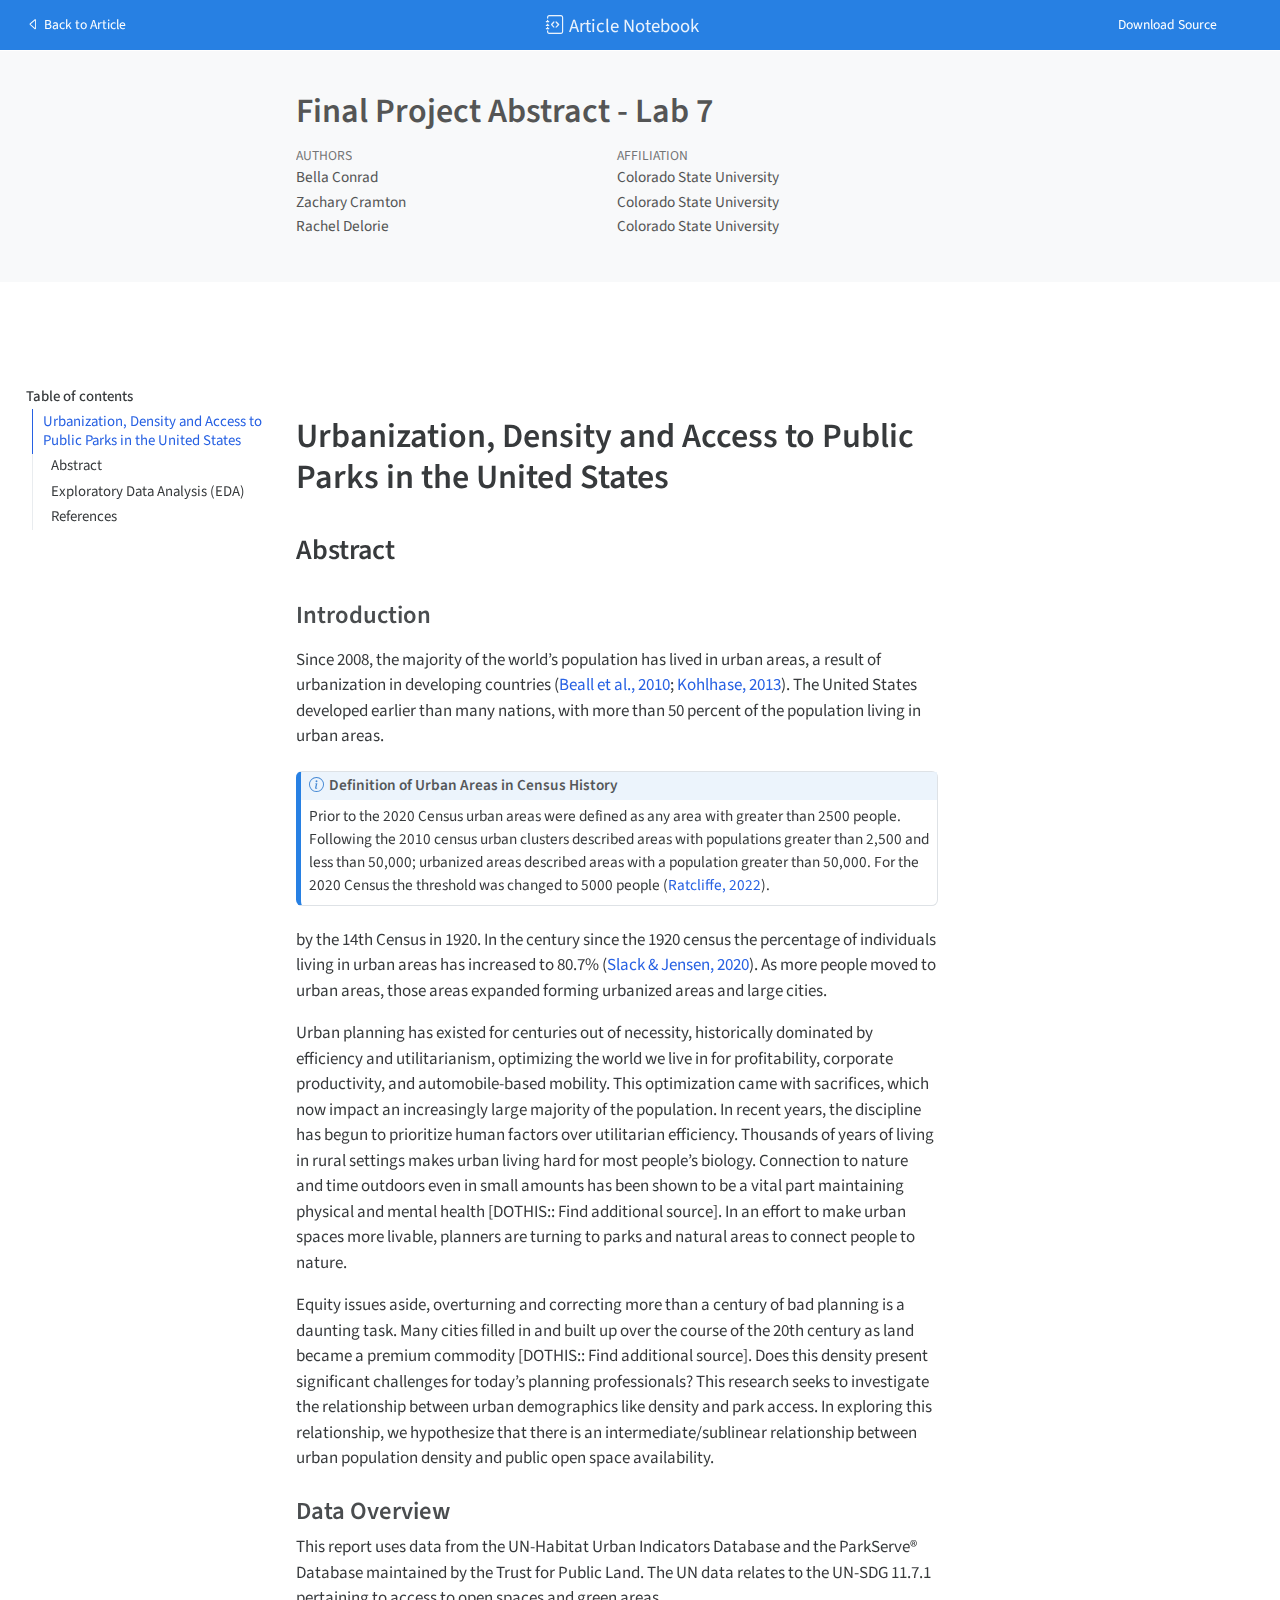
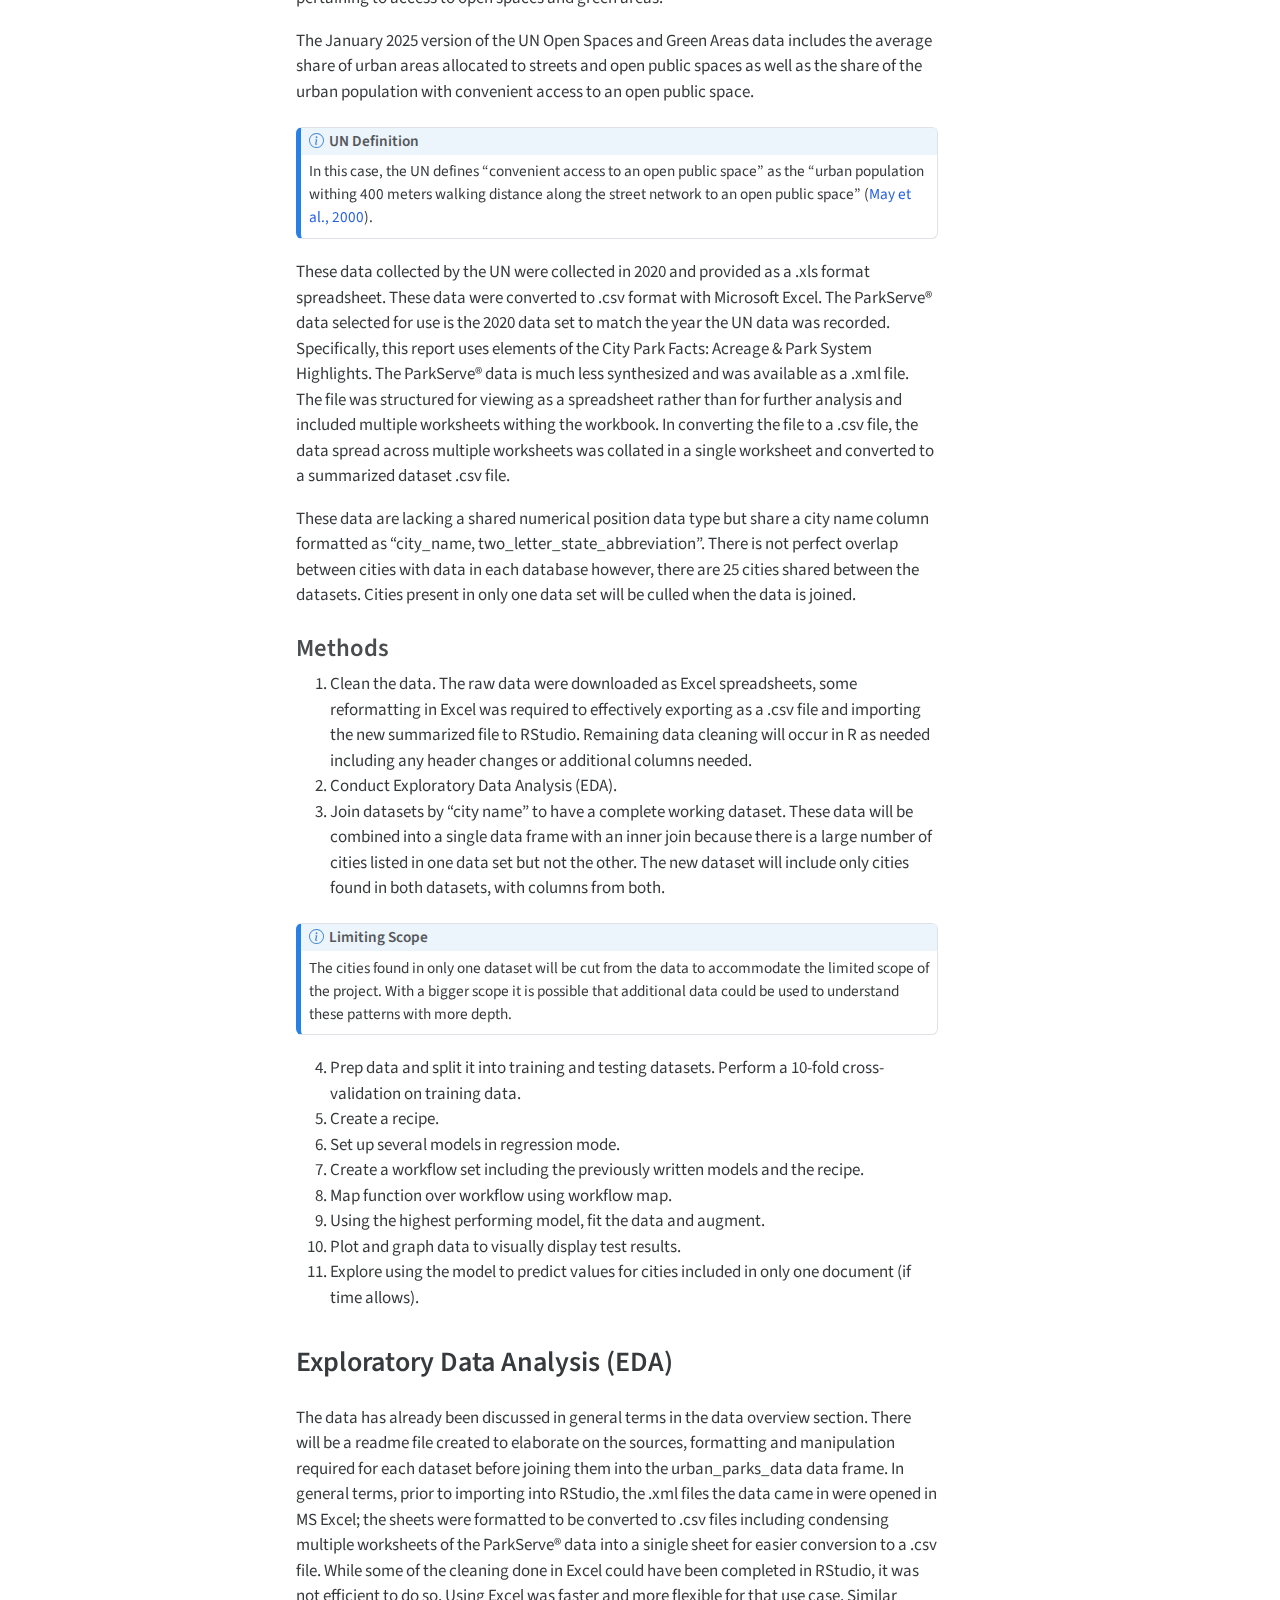
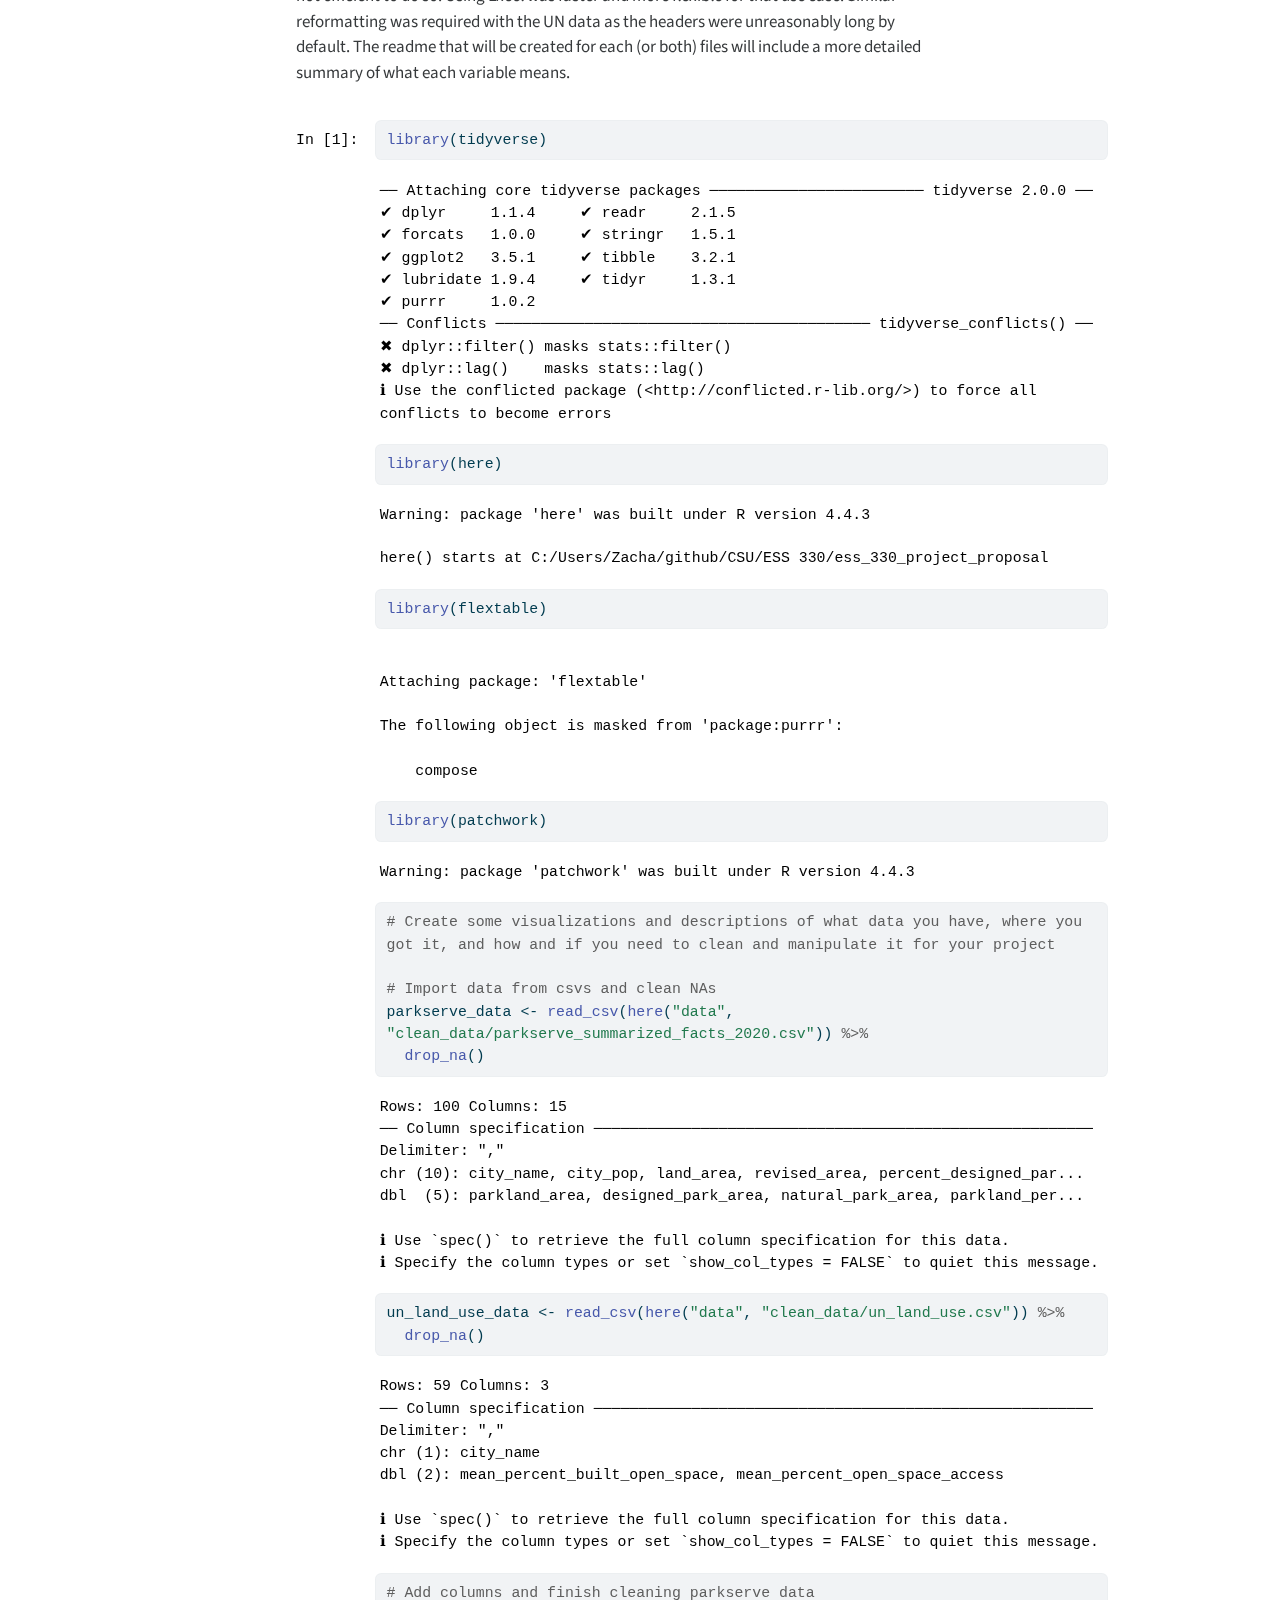
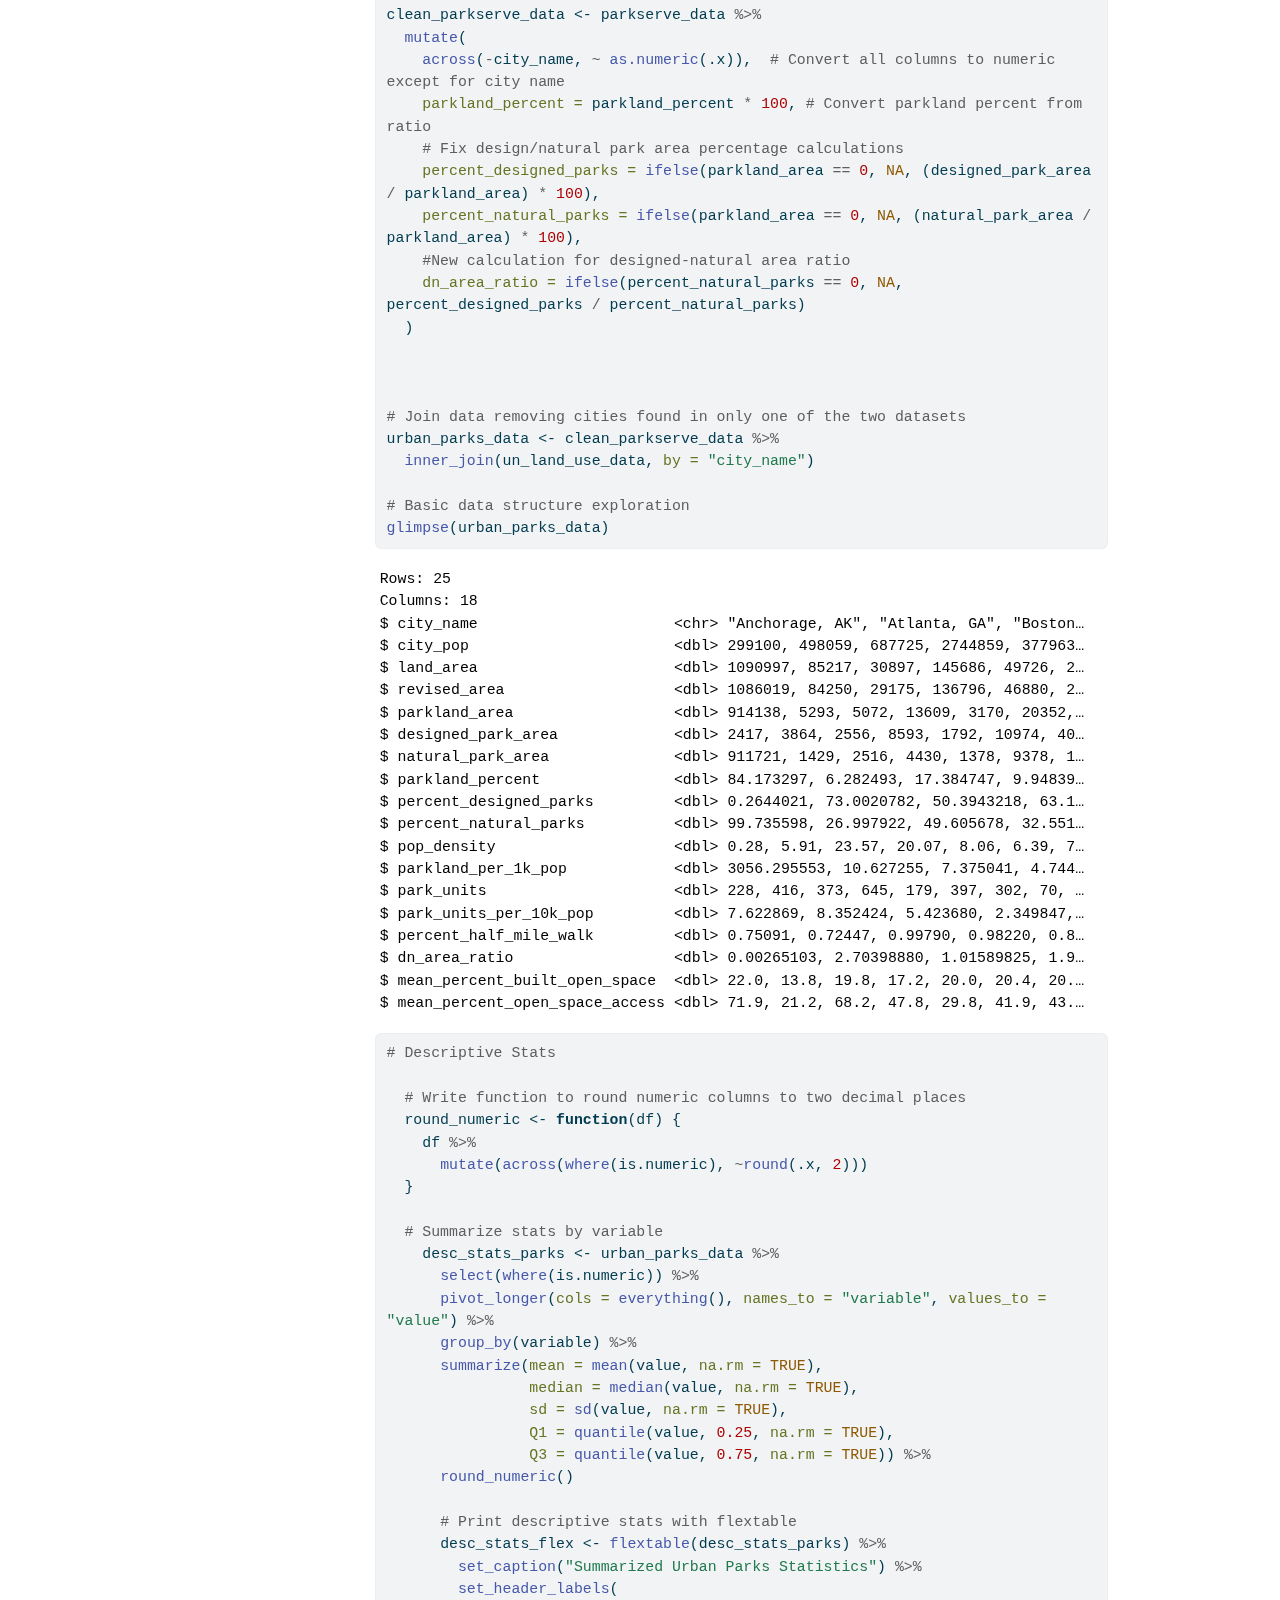
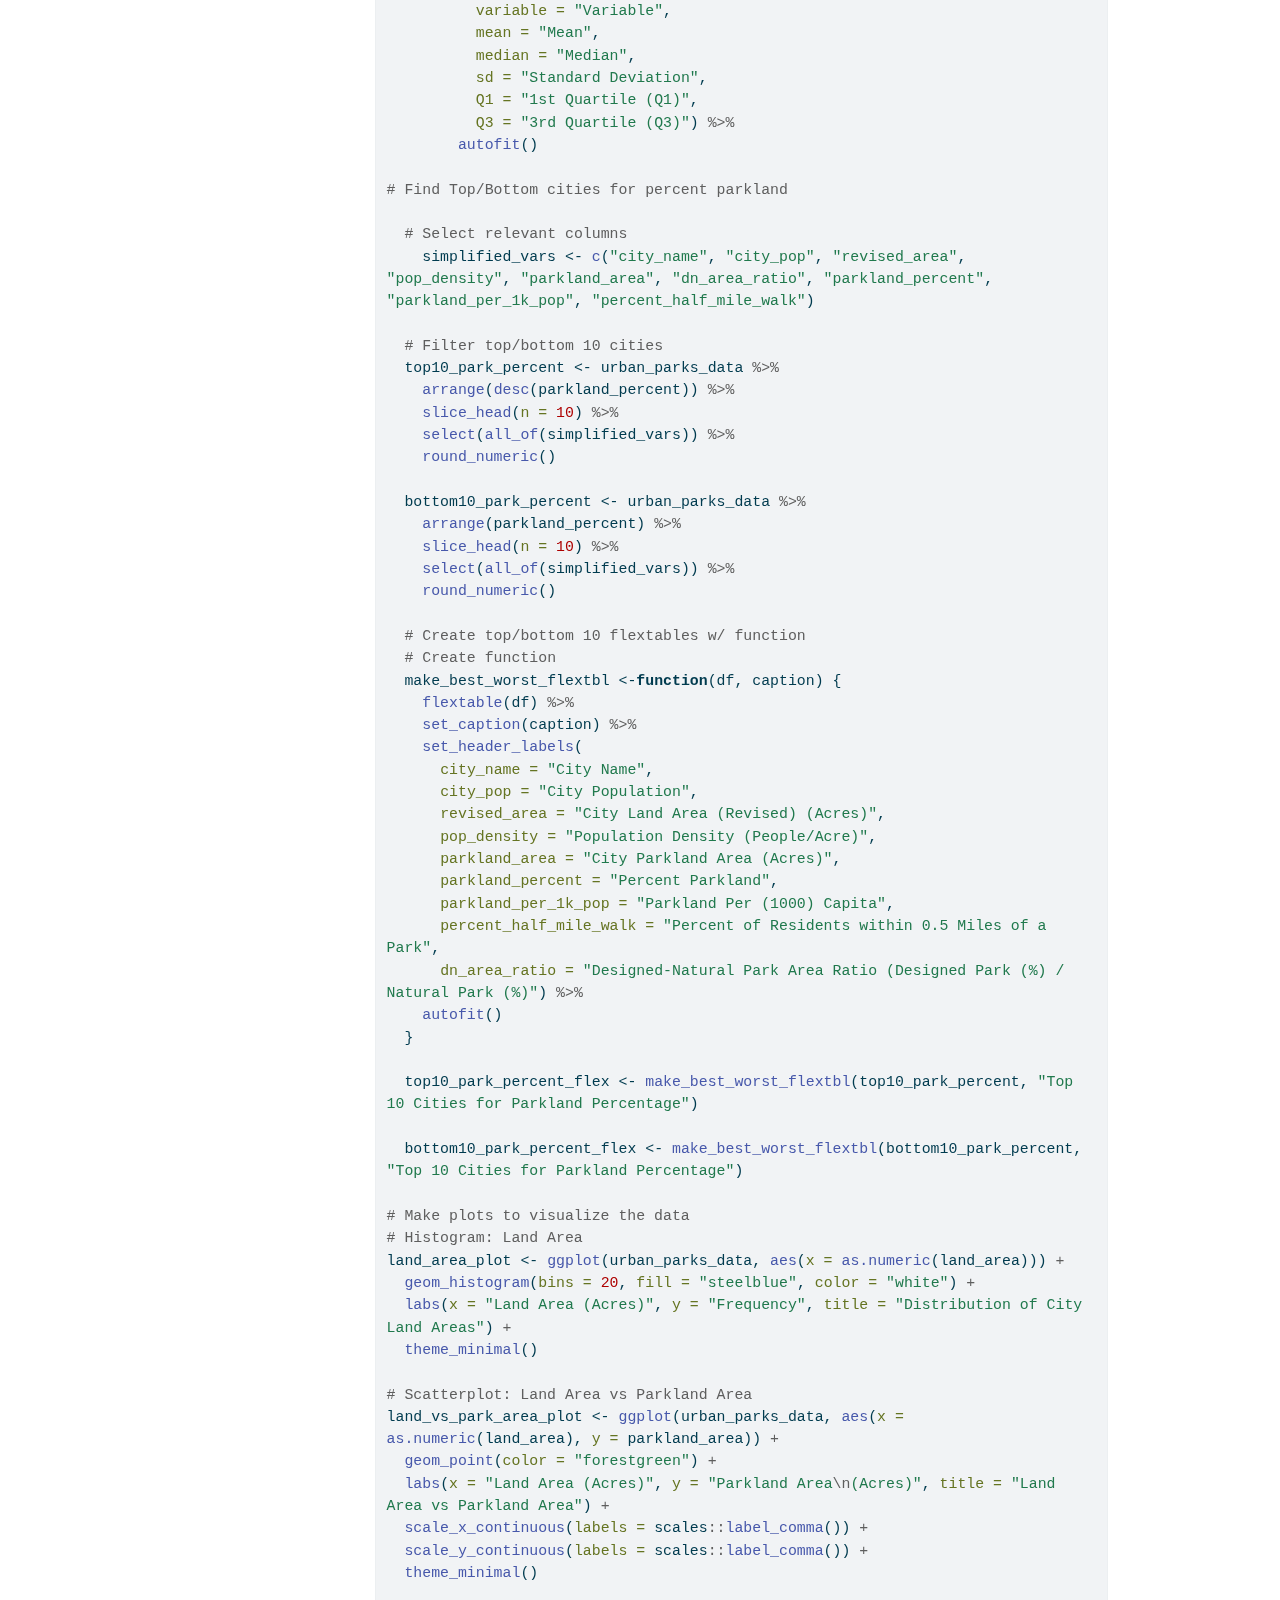
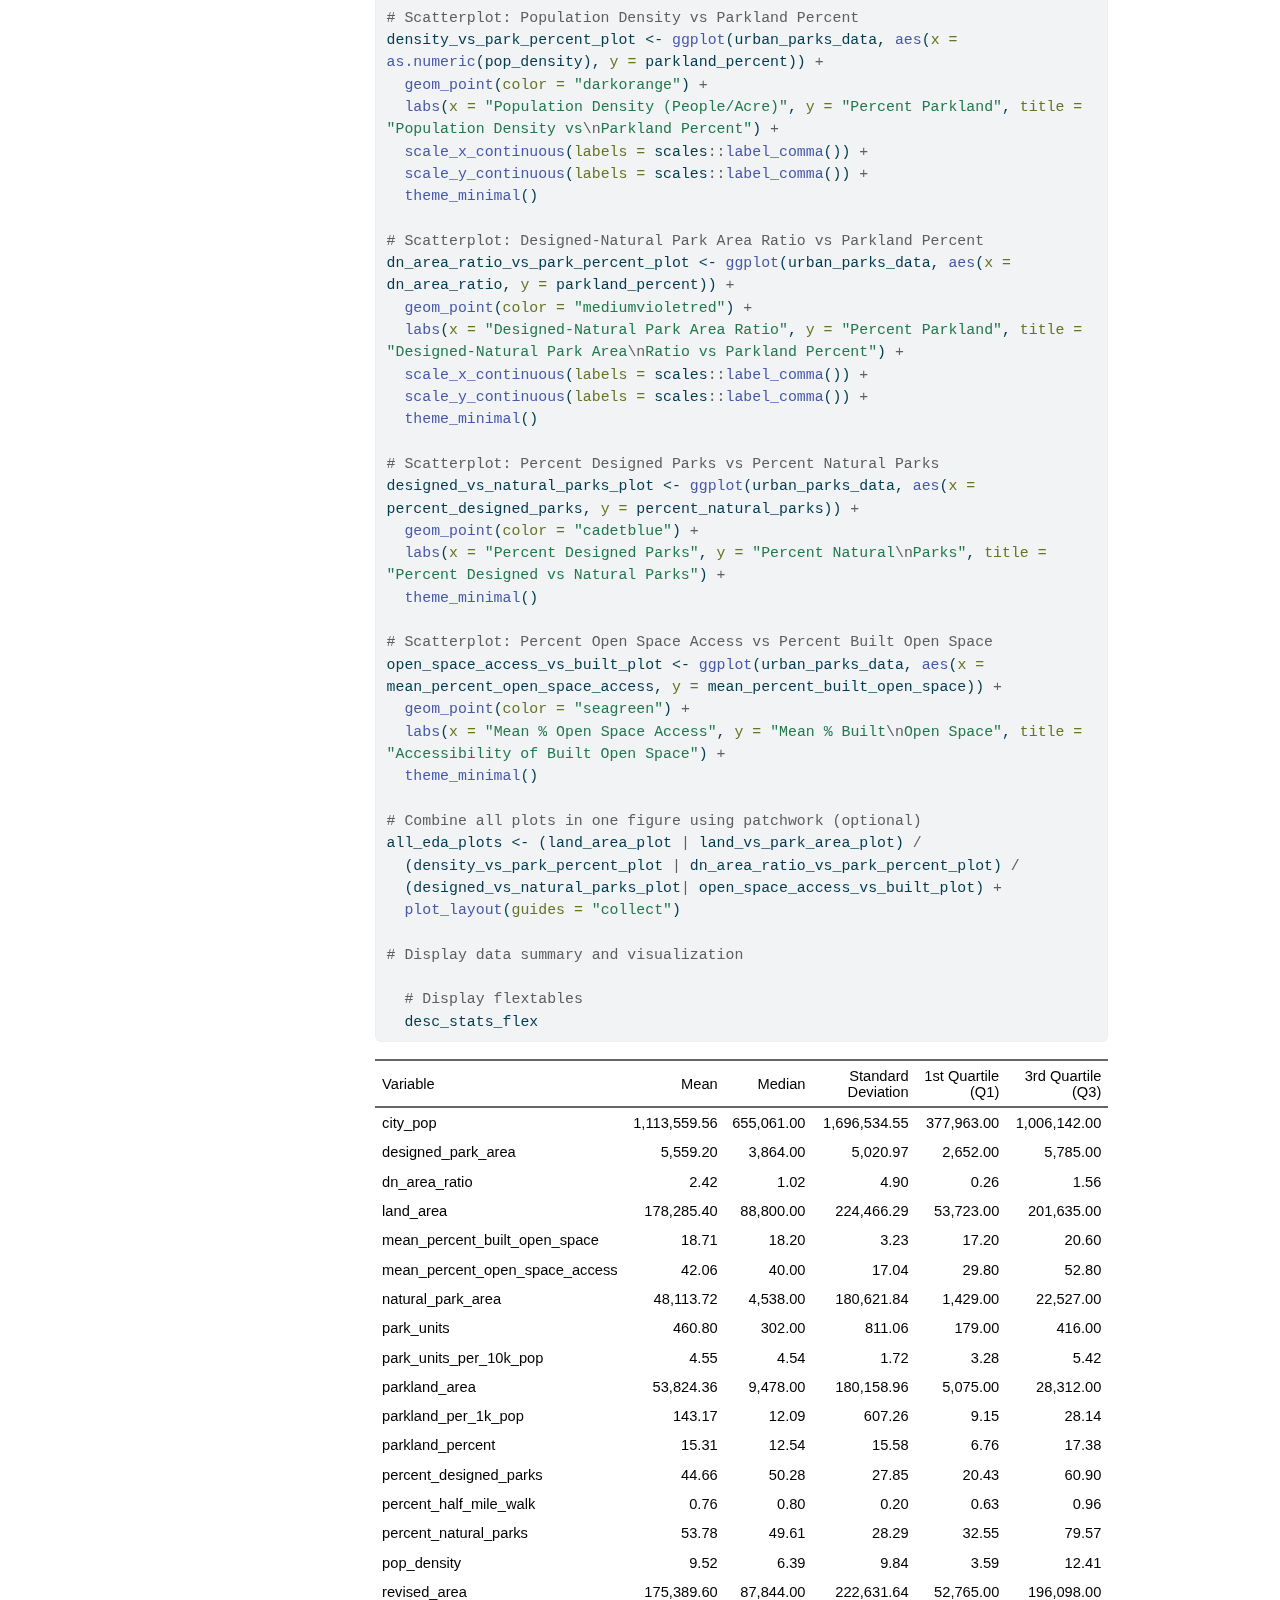
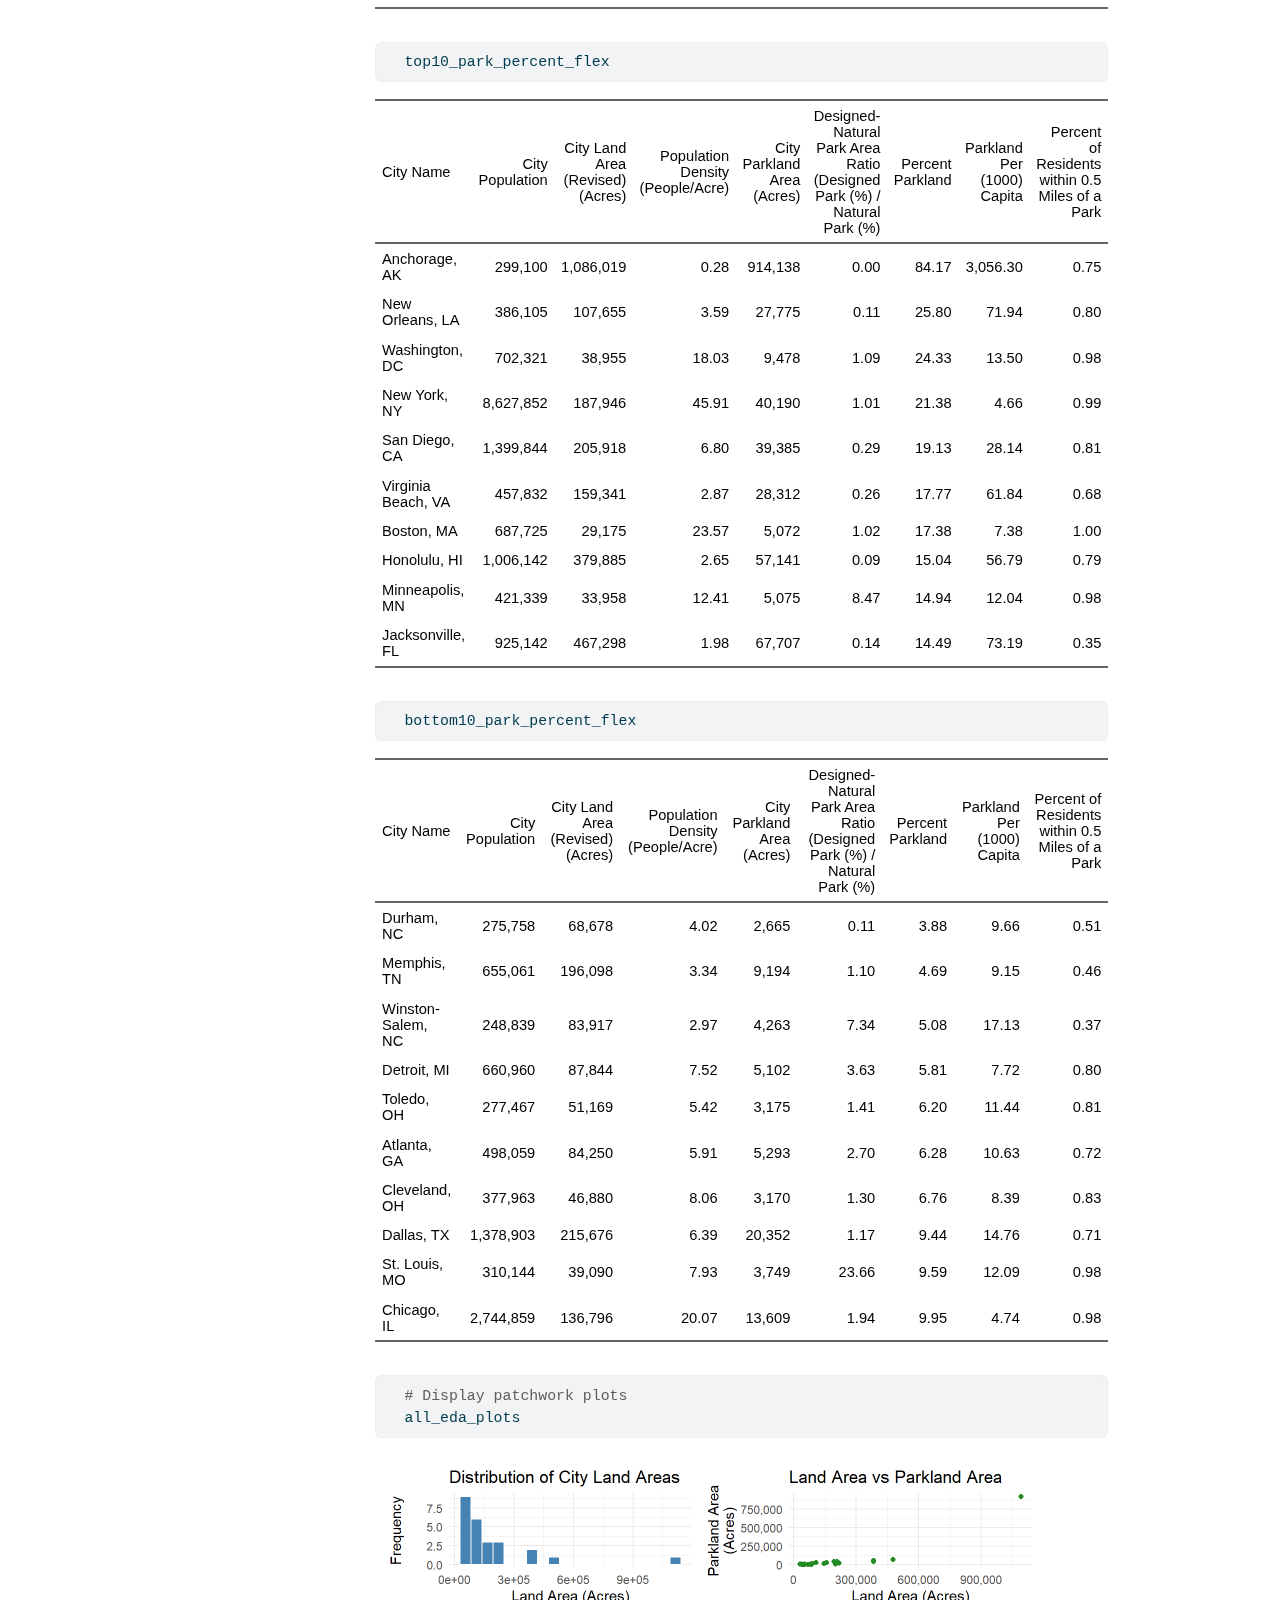
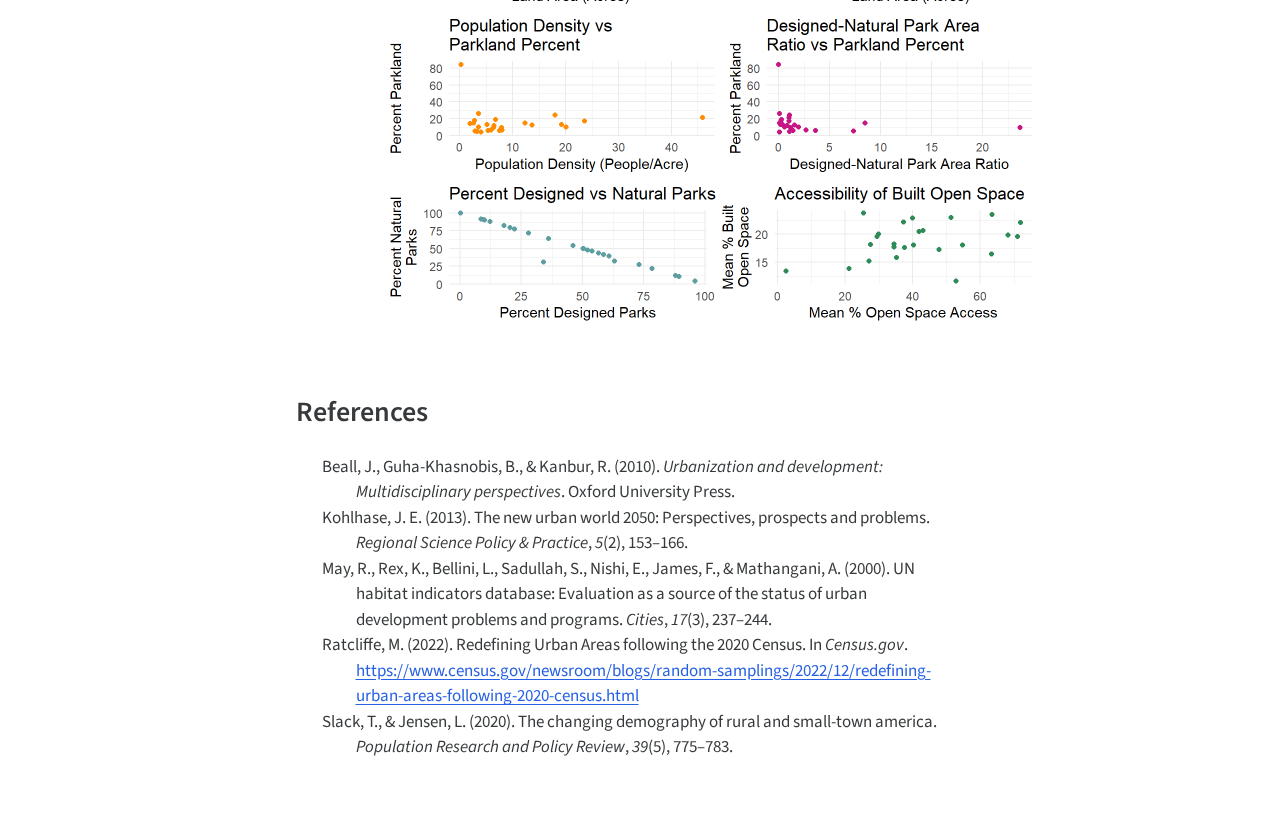
<file: docs/index-preview.html>
<!DOCTYPE html>
<html xmlns="http://www.w3.org/1999/xhtml" lang="en" xml:lang="en"><head>
    <meta charset="utf-8">
    <meta name="generator" content="quarto-1.5.57">

    <meta name="viewport" content="width=device-width, initial-scale=1.0, user-scalable=yes">


    <title>Final Project Abstract - Lab 7</title>
    <style>
      code{white-space: pre-wrap;}
      span.smallcaps{font-variant: small-caps;}
      div.columns{display: flex; gap: min(4vw, 1.5em);}
      div.column{flex: auto; overflow-x: auto;}
      div.hanging-indent{margin-left: 1.5em; text-indent: -1.5em;}
      ul.task-list{list-style: none;}
      ul.task-list li input[type="checkbox"] {
        width: 0.8em;
        margin: 0 0.8em 0.2em -1em; /* quarto-specific, see https://github.com/quarto-dev/quarto-cli/issues/4556 */ 
        vertical-align: middle;
      }
      /* CSS for syntax highlighting */
      pre > code.sourceCode { white-space: pre; position: relative; }
      pre > code.sourceCode > span { line-height: 1.25; }
      pre > code.sourceCode > span:empty { height: 1.2em; }
      .sourceCode { overflow: visible; }
      code.sourceCode > span { color: inherit; text-decoration: inherit; }
      div.sourceCode { margin: 1em 0; }
      pre.sourceCode { margin: 0; }
      @media screen {
      div.sourceCode { overflow: auto; }
      }
      @media print {
      pre > code.sourceCode { white-space: pre-wrap; }
      pre > code.sourceCode > span { display: inline-block; text-indent: -5em; padding-left: 5em; }
      }
      pre.numberSource code
        { counter-reset: source-line 0; }
      pre.numberSource code > span
        { position: relative; left: -4em; counter-increment: source-line; }
      pre.numberSource code > span > a:first-child::before
        { content: counter(source-line);
          position: relative; left: -1em; text-align: right; vertical-align: baseline;
          border: none; display: inline-block;
          -webkit-touch-callout: none; -webkit-user-select: none;
          -khtml-user-select: none; -moz-user-select: none;
          -ms-user-select: none; user-select: none;
          padding: 0 4px; width: 4em;
        }
      pre.numberSource { margin-left: 3em;  padding-left: 4px; }
      div.sourceCode
        {   }
      @media screen {
      pre > code.sourceCode > span > a:first-child::before { text-decoration: underline; }
      }
      /* CSS for citations */
      div.csl-bib-body { }
      div.csl-entry {
        clear: both;
        margin-bottom: 0em;
      }
      .hanging-indent div.csl-entry {
        margin-left:2em;
        text-indent:-2em;
      }
      div.csl-left-margin {
        min-width:2em;
        float:left;
      }
      div.csl-right-inline {
        margin-left:2em;
        padding-left:1em;
      }
      div.csl-indent {
        margin-left: 2em;
      }    </style>

    <style>
      body.hypothesis-enabled #quarto-embed-header {
        padding-right: 36px;
      }

      #quarto-embed-header {
        height: 3em;
        width: 100%;
        display: flex;
        justify-content: space-between;
        align-items: center;
        border-bottom: solid 1px;
      }

      #quarto-embed-header h6 {
        font-size: 1.1em;
        padding-top: 0.6em;
        margin-left: 1em;
        margin-right: 1em;
        font-weight: 400;
      }

      #quarto-embed-header a.quarto-back-link,
      #quarto-embed-header a.quarto-download-embed {
        font-size: 0.8em;
        margin-top: 1em;
        margin-bottom: 1em;
        margin-left: 1em;
        margin-right: 1em;
      }

      .quarto-back-container {
        padding-left: 0.5em;
        display: flex;
      }

      .headroom {
          will-change: transform;
          transition: transform 200ms linear;
      }

      .headroom--pinned {
          transform: translateY(0%);
      }

      .headroom--unpinned {
          transform: translateY(-100%);
      }      
    </style>

    <script>
    window.document.addEventListener("DOMContentLoaded", function () {

      var header = window.document.querySelector("#quarto-embed-header");
      const titleBannerEl = window.document.querySelector("body > #title-block-header");
      if (titleBannerEl) {
        titleBannerEl.style.paddingTop = header.clientHeight + "px";
      }
      const contentEl = window.document.getElementById('quarto-content');
      for (const child of contentEl.children) {
        child.style.paddingTop = header.clientHeight + "px";
        child.style.marginTop = "1em";
      }

      // Use the article root if the `back` call doesn't work. This isn't perfect
      // but should typically work
      window.quartoBackToArticle = () => {
        var currentUrl = window.location.href;
        window.history.back();
        setTimeout(() => {
            // if location was not changed in 100 ms, then there is no history back
            if(currentUrl === window.location.href){              
                // redirect to site root
                window.location.href = "index.html";
            }
        }, 100);
      }

      const headroom = new window.Headroom(header, {
        tolerance: 5,
        onPin: function () {
        },
        onUnpin: function () {
        },
      });
      headroom.init();
    });
    </script>

    
<script src="site_libs/manuscript-notebook/headroom.min.js"></script>
<script src="site_libs/clipboard/clipboard.min.js"></script>
<script src="site_libs/quarto-html/quarto.js"></script>
<script src="site_libs/quarto-html/popper.min.js"></script>
<script src="site_libs/quarto-html/tippy.umd.min.js"></script>
<script src="site_libs/quarto-html/anchor.min.js"></script>
<link href="site_libs/quarto-html/tippy.css" rel="stylesheet">
<link href="site_libs/quarto-html/quarto-syntax-highlighting.css" rel="stylesheet" id="quarto-text-highlighting-styles">
<script src="site_libs/bootstrap/bootstrap.min.js"></script>
<link href="site_libs/bootstrap/bootstrap-icons.css" rel="stylesheet">
<link href="site_libs/bootstrap/bootstrap.min.css" rel="stylesheet" id="quarto-bootstrap" data-mode="light">
<script src="site_libs/quarto-contrib/glightbox/glightbox.min.js"></script>
<link href="site_libs/quarto-contrib/glightbox/glightbox.min.css" rel="stylesheet">
<link href="site_libs/quarto-contrib/glightbox/lightbox.css" rel="stylesheet">
     <script async="" src="https://hypothes.is/embed.js"></script>
<script>
  window.document.addEventListener("DOMContentLoaded", function (_event) {
    document.body.classList.add('hypothesis-enabled');
  });
</script>  <link href="site_libs/tabwid-1.1.3/tabwid.css" rel="stylesheet">

<script src="site_libs/tabwid-1.1.3/tabwid.js"></script>
  
      <meta name="citation_title" content="Final Project Abstract - Lab 7">
<meta name="citation_author" content="Bella Conrad">
<meta name="citation_author" content="Zachary Cramton">
<meta name="citation_author" content="Rachel Delorie">
<meta name="citation_language" content="en">
<meta name="citation_reference" content="citation_title=Urbanization and development: Multidisciplinary perspectives;,citation_author=Jo Beall;,citation_author=Basudeb Guha-Khasnobis;,citation_author=Ravi Kanbur;,citation_publication_date=2010;,citation_cover_date=2010;,citation_year=2010;">
<meta name="citation_reference" content="citation_title=The new urban world 2050: Perspectives, prospects and problems;,citation_author=Janet E Kohlhase;,citation_publication_date=2013;,citation_cover_date=2013;,citation_year=2013;,citation_issue=2;,citation_volume=5;,citation_journal_title=Regional Science Policy &amp;amp;amp; Practice;,citation_publisher=Elsevier;">
<meta name="citation_reference" content="citation_title=The changing demography of rural and small-town america;,citation_author=Tim Slack;,citation_author=Leif Jensen;,citation_publication_date=2020;,citation_cover_date=2020;,citation_year=2020;,citation_issue=5;,citation_volume=39;,citation_journal_title=Population Research and Policy Review;,citation_publisher=Springer;">
<meta name="citation_reference" content="citation_title=Redefining Urban Areas following the 2020 Census;,citation_abstract=“Urban” and “rural” are terms that bring to mind specific kinds of landscapes—densely developed areas in the case of urban, and small towns, farms and open spaces in the case of rural.;,citation_author=Michael Ratcliffe;,citation_publication_date=2022-12;,citation_cover_date=2022-12;,citation_year=2022;,citation_fulltext_html_url=https://www.census.gov/newsroom/blogs/random-samplings/2022/12/redefining-urban-areas-following-2020-census.html;,citation_journal_title=Census.gov;">
<meta name="citation_reference" content="citation_title=The US demographic transition;,citation_author=Jeremy Greenwood;,citation_author=Ananth Seshadri;,citation_publication_date=2002;,citation_cover_date=2002;,citation_year=2002;,citation_issue=2;,citation_volume=92;,citation_journal_title=American Economic Review;,citation_publisher=American Economic Association;">
<meta name="citation_reference" content="citation_title=The second demographic transition: A concise overview of its development;,citation_author=Ron Lesthaeghe;,citation_publication_date=2014;,citation_cover_date=2014;,citation_year=2014;,citation_issue=51;,citation_volume=111;,citation_journal_title=Proceedings of the National Academy of Sciences;,citation_publisher=National Academy of Sciences;">
<meta name="citation_reference" content="citation_publication_date=2025-01;,citation_cover_date=2025-01;,citation_year=2025;,citation_fulltext_html_url=https://data.unhabitat.org/pages/open-spaces-and-green-areas;,citation_journal_title=Urban Indicators Database;">
<meta name="citation_reference" content="citation_publication_date=2020;,citation_cover_date=2020;,citation_year=2020;,citation_fulltext_html_url=https://parkserve.tpl.org/downloads/historic/2020_ParkScoreRank.pdf;,citation_journal_title=The Trust for Public Land;">
<meta name="citation_reference" content="citation_title=UN habitat indicators database: Evaluation as a source of the status of urban development problems and programs;,citation_author=Richard May;,citation_author=Kevin Rex;,citation_author=Lisa Bellini;,citation_author=Sakera Sadullah;,citation_author=Emily Nishi;,citation_author=Francette James;,citation_author=Angela Mathangani;,citation_publication_date=2000;,citation_cover_date=2000;,citation_year=2000;,citation_issue=3;,citation_volume=17;,citation_journal_title=Cities;,citation_publisher=Elsevier;">
</head>

  <body class="quarto-notebook">
    <div id="quarto-embed-header" class="headroom fixed-top bg-primary">
      
      <a onclick="window.quartoBackToArticle(); return false;" class="btn btn-primary quarto-back-link" href=""><i class="bi bi-caret-left"></i> Back to Article</a>
      <h6><i class="bi bi-journal-code"></i> Article Notebook</h6>

            <a href="./index.qmd" class="btn btn-primary quarto-download-embed" download="index.qmd">Download Source</a>
          </div>

     <header id="title-block-header" class="quarto-title-block default toc-left page-columns page-full">
  <div class="quarto-title-banner page-columns page-full">
    <div class="quarto-title column-body">
      <h1 class="title">Final Project Abstract - Lab 7</h1>
          </div>

    
    <div class="quarto-title-meta-container">
      <div class="quarto-title-meta-column-start">
            <div class="quarto-title-meta-author">
          <div class="quarto-title-meta-heading">Authors</div>
          <div class="quarto-title-meta-heading">Affiliation</div>
          
                <div class="quarto-title-meta-contents">
            <p class="author">Bella Conrad </p>
          </div>
                <div class="quarto-title-meta-contents">
                    <p class="affiliation">
                        Colorado State University
                      </p>
                  </div>
                      <div class="quarto-title-meta-contents">
            <p class="author">Zachary Cramton </p>
          </div>
                <div class="quarto-title-meta-contents">
                    <p class="affiliation">
                        Colorado State University
                      </p>
                  </div>
                      <div class="quarto-title-meta-contents">
            <p class="author">Rachel Delorie </p>
          </div>
                <div class="quarto-title-meta-contents">
                    <p class="affiliation">
                        Colorado State University
                      </p>
                  </div>
                    </div>
        
        <div class="quarto-title-meta">

                      
          
                
              </div>
      </div>
      <div class="quarto-title-meta-column-end quarto-other-formats-target">
      </div>
    </div>



    <div class="quarto-other-links-text-target">
    </div>  </div>
</header><div id="quarto-content" class="page-columns page-rows-contents page-layout-article toc-left">
<div id="quarto-sidebar-toc-left" class="sidebar toc-left">
  <nav id="TOC" role="doc-toc" class="toc-active">
    <h2 id="toc-title">Table of contents</h2>
   
  <ul>
  <li><a href="#urbanization-density-and-access-to-public-parks-in-the-united-states" id="toc-urbanization-density-and-access-to-public-parks-in-the-united-states" class="nav-link active" data-scroll-target="#urbanization-density-and-access-to-public-parks-in-the-united-states">Urbanization, Density and Access to Public Parks in the United States</a>
  <ul class="collapse">
  <li><a href="#abstract" id="toc-abstract" class="nav-link" data-scroll-target="#abstract">Abstract</a>
  <ul class="collapse">
  <li><a href="#introduction" id="toc-introduction" class="nav-link" data-scroll-target="#introduction">Introduction</a></li>
  <li><a href="#data-overview" id="toc-data-overview" class="nav-link" data-scroll-target="#data-overview">Data Overview</a></li>
  <li><a href="#methods" id="toc-methods" class="nav-link" data-scroll-target="#methods">Methods</a></li>
  </ul></li>
  <li><a href="#exploratory-data-analysis-eda" id="toc-exploratory-data-analysis-eda" class="nav-link" data-scroll-target="#exploratory-data-analysis-eda">Exploratory Data Analysis (EDA)</a></li>
  <li><a href="#references" id="toc-references" class="nav-link" data-scroll-target="#references">References</a></li>
  </ul></li>
  </ul>
</nav>
</div>
<div id="quarto-margin-sidebar" class="sidebar margin-sidebar zindex-bottom">
</div>
<main class="content quarto-banner-title-block" id="quarto-document-content">      

       <section id="urbanization-density-and-access-to-public-parks-in-the-united-states" class="level1">
<h1>Urbanization, Density and Access to Public Parks in the United States</h1>
<section id="abstract" class="level2">
<h2 class="anchored" data-anchor-id="abstract">Abstract</h2>
<section id="introduction" class="level3">
<h3 class="anchored" data-anchor-id="introduction">Introduction</h3>
<p>
</p><p>Since 2008, the majority of the world’s population has lived in urban areas, a result of urbanization in developing countries <span class="citation" data-cites="kohlhase2013new beall2010urbanization">(<a href="#ref-beall2010urbanization" role="doc-biblioref">Beall et al., 2010</a>; <a href="#ref-kohlhase2013new" role="doc-biblioref">Kohlhase, 2013</a>)</span>. The United States developed earlier than many nations, with more than 50 percent of the population living in urban areas.</p>
<div class="callout callout-style-default callout-note callout-titled">
<div class="callout-header d-flex align-content-center">
<div class="callout-icon-container">
<i class="callout-icon"></i>
</div>
<div class="callout-title-container flex-fill">
Definition of Urban Areas in Census History
</div>
</div>
<div class="callout-body-container callout-body">
<p>Prior to the 2020 Census urban areas were defined as any area with greater than 2500 people. Following the 2010 census urban clusters described areas with populations greater than 2,500 and less than 50,000; urbanized areas described areas with a population greater than 50,000. For the 2020 Census the threshold was changed to 5000 people <span class="citation" data-cites="ratcliffe_redefining_2022">(<a href="#ref-ratcliffe_redefining_2022" role="doc-biblioref">Ratcliffe, 2022</a>)</span>.</p>
</div>
</div>
<p>
by the 14th Census in 1920. In the century since the 1920 census the percentage of individuals living in urban areas has increased to 80.7% <span class="citation" data-cites="slack2020changing">(<a href="#ref-slack2020changing" role="doc-biblioref">Slack &amp; Jensen, 2020</a>)</span>. As more people moved to urban areas, those areas expanded forming urbanized areas and large cities.
</p><p>
Urban planning has existed for centuries out of necessity, historically dominated by efficiency and utilitarianism, optimizing the world we live in for profitability, corporate productivity, and automobile-based mobility. This optimization came with sacrifices, which now impact an increasingly large majority of the population. In recent years, the discipline has begun to prioritize human factors over utilitarian efficiency. Thousands of years of living in rural settings makes urban living hard for most people’s biology. Connection to nature and time outdoors even in small amounts has been shown to be a vital part maintaining physical and mental health [DOTHIS:: Find additional source]. In an effort to make urban spaces more livable, planners are turning to parks and natural areas to connect people to nature.
</p><p>
</p><p>Equity issues aside, overturning and correcting more than a century of bad planning is a daunting task. Many cities filled in and built up over the course of the 20th century as land became a premium commodity [DOTHIS:: Find additional source]. Does this density present significant challenges for today’s planning professionals? This research seeks to investigate the relationship between urban demographics like density and park access. In exploring this relationship, we hypothesize that there is an intermediate/sublinear relationship between urban population density and public open space availability.</p>
</section>
<section id="data-overview" class="level3">
<h3 class="anchored" data-anchor-id="data-overview">Data Overview</h3>
<p>
This report uses data from the UN-Habitat Urban Indicators Database and the ParkServe® Database maintained by the Trust for Public Land. The UN data relates to the UN-SDG 11.7.1 pertaining to access to open spaces and green areas.
</p><p>
</p><p>The January 2025 version of the UN Open Spaces and Green Areas data includes the average share of urban areas allocated to streets and open public spaces as well as the share of the urban population with convenient access to an open public space.</p>
<div class="callout callout-style-default callout-note callout-titled">
<div class="callout-header d-flex align-content-center">
<div class="callout-icon-container">
<i class="callout-icon"></i>
</div>
<div class="callout-title-container flex-fill">
UN Definition
</div>
</div>
<div class="callout-body-container callout-body">
<p>In this case, the UN defines “convenient access to an open public space” as the “urban population withing 400 meters walking distance along the street network to an open public space” <span class="citation" data-cites="may2000habitat">(<a href="#ref-may2000habitat" role="doc-biblioref">May et al., 2000</a>)</span>.</p>
</div>
</div>
<p>
These data collected by the UN were collected in 2020 and provided as a .xls format spreadsheet. These data were converted to .csv format with Microsoft Excel. The ParkServe® data selected for use is the 2020 data set to match the year the UN data was recorded. Specifically, this report uses elements of the City Park Facts: Acreage &amp; Park System Highlights. The ParkServe® data is much less synthesized and was available as a .xml file. The file was structured for viewing as a spreadsheet rather than for further analysis and included multiple worksheets withing the workbook. In converting the file to a .csv file, the data spread across multiple worksheets was collated in a single worksheet and converted to a summarized dataset .csv file.
</p><p>
</p><p>These data are lacking a shared numerical position data type but share a city name column formatted as “city_name, two_letter_state_abbreviation”. There is not perfect overlap between cities with data in each database however, there are 25 cities shared between the datasets. Cities present in only one data set will be culled when the data is joined.</p>
</section>
<section id="methods" class="level3">
<h3 class="anchored" data-anchor-id="methods">Methods</h3>
<ol type="1">
<li>Clean the data. The raw data were downloaded as Excel spreadsheets, some reformatting in Excel was required to effectively exporting as a .csv file and importing the new summarized file to RStudio. Remaining data cleaning will occur in R as needed including any header changes or additional columns needed.</li>
<li>Conduct Exploratory Data Analysis (EDA).</li>
<li>Join datasets by “city name” to have a complete working dataset. These data will be combined into a single data frame with an inner join because there is a large number of cities listed in one data set but not the other. The new dataset will include only cities found in both datasets, with columns from both.</li>
</ol>
<div class="callout callout-style-default callout-note callout-titled">
<div class="callout-header d-flex align-content-center">
<div class="callout-icon-container">
<i class="callout-icon"></i>
</div>
<div class="callout-title-container flex-fill">
Limiting Scope
</div>
</div>
<div class="callout-body-container callout-body">
<p>The cities found in only one dataset will be cut from the data to accommodate the limited scope of the project. With a bigger scope it is possible that additional data could be used to understand these patterns with more depth.</p>
</div>
</div>
<ol start="4" type="1">
<li>Prep data and split it into training and testing datasets. Perform a 10-fold cross-validation on training data.</li>
<li>Create a recipe.</li>
<li>Set up several models in regression mode.</li>
<li>Create a workflow set including the previously written models and the recipe.</li>
<li>Map function over workflow using workflow map.</li>
<li>Using the highest performing model, fit the data and augment.</li>
<li>Plot and graph data to visually display test results.</li>
<li>Explore using the model to predict values for cities included in only one document (if time allows).</li>
</ol>
</section>
</section>
<section id="exploratory-data-analysis-eda" class="level2">
<h2 class="anchored" data-anchor-id="exploratory-data-analysis-eda">Exploratory Data Analysis (EDA)</h2>
<p>
</p><p>The data has already been discussed in general terms in the data overview section. There will be a readme file created to elaborate on the sources, formatting and manipulation required for each dataset before joining them into the urban_parks_data data frame. In general terms, prior to importing into RStudio, the .xml files the data came in were opened in MS Excel; the sheets were formatted to be converted to .csv files including condensing multiple worksheets of the ParkServe® data into a sinigle sheet for easier conversion to a .csv file. While some of the cleaning done in Excel could have been completed in RStudio, it was not efficient to do so. Using Excel was faster and more flexible for that use case. Similar reformatting was required with the UN data as the headers were unreasonably long by default. The readme that will be created for each (or both) files will include a more detailed summary of what each variable means.</p>
<div class="cell-container"><div class="cell-decorator"><pre>In [1]:</pre></div><div class="cell">
<div class="sourceCode cell-code" id="cb1"><pre class="sourceCode r code-with-copy"><code class="sourceCode r"><span id="cb1-1"><a href="#cb1-1" aria-hidden="true" tabindex="-1"></a><span class="fu">library</span>(tidyverse)</span></code><button title="Copy to Clipboard" class="code-copy-button"><i class="bi"></i></button></pre></div>
<div class="cell-output cell-output-stderr">
<pre><code>── Attaching core tidyverse packages ──────────────────────── tidyverse 2.0.0 ──
✔ dplyr     1.1.4     ✔ readr     2.1.5
✔ forcats   1.0.0     ✔ stringr   1.5.1
✔ ggplot2   3.5.1     ✔ tibble    3.2.1
✔ lubridate 1.9.4     ✔ tidyr     1.3.1
✔ purrr     1.0.2     
── Conflicts ────────────────────────────────────────── tidyverse_conflicts() ──
✖ dplyr::filter() masks stats::filter()
✖ dplyr::lag()    masks stats::lag()
ℹ Use the conflicted package (&lt;http://conflicted.r-lib.org/&gt;) to force all conflicts to become errors</code></pre>
</div>
<div class="sourceCode cell-code" id="cb3"><pre class="sourceCode r code-with-copy"><code class="sourceCode r"><span id="cb3-1"><a href="#cb3-1" aria-hidden="true" tabindex="-1"></a><span class="fu">library</span>(here)</span></code><button title="Copy to Clipboard" class="code-copy-button"><i class="bi"></i></button></pre></div>
<div class="cell-output cell-output-stderr">
<pre><code>Warning: package 'here' was built under R version 4.4.3</code></pre>
</div>
<div class="cell-output cell-output-stderr">
<pre><code>here() starts at C:/Users/Zacha/github/CSU/ESS 330/ess_330_project_proposal</code></pre>
</div>
<div class="sourceCode cell-code" id="cb6"><pre class="sourceCode r code-with-copy"><code class="sourceCode r"><span id="cb6-1"><a href="#cb6-1" aria-hidden="true" tabindex="-1"></a><span class="fu">library</span>(flextable)</span></code><button title="Copy to Clipboard" class="code-copy-button"><i class="bi"></i></button></pre></div>
<div class="cell-output cell-output-stderr">
<pre><code>
Attaching package: 'flextable'

The following object is masked from 'package:purrr':

    compose</code></pre>
</div>
<div class="sourceCode cell-code" id="cb8"><pre class="sourceCode r code-with-copy"><code class="sourceCode r"><span id="cb8-1"><a href="#cb8-1" aria-hidden="true" tabindex="-1"></a><span class="fu">library</span>(patchwork)</span></code><button title="Copy to Clipboard" class="code-copy-button"><i class="bi"></i></button></pre></div>
<div class="cell-output cell-output-stderr">
<pre><code>Warning: package 'patchwork' was built under R version 4.4.3</code></pre>
</div>
<div class="sourceCode cell-code" id="cb10"><pre class="sourceCode r code-with-copy"><code class="sourceCode r"><span id="cb10-1"><a href="#cb10-1" aria-hidden="true" tabindex="-1"></a><span class="co"># Create some visualizations and descriptions of what data you have, where you got it, and how and if you need to clean and manipulate it for your project</span></span>
<span id="cb10-2"><a href="#cb10-2" aria-hidden="true" tabindex="-1"></a></span>
<span id="cb10-3"><a href="#cb10-3" aria-hidden="true" tabindex="-1"></a><span class="co"># Import data from csvs and clean NAs</span></span>
<span id="cb10-4"><a href="#cb10-4" aria-hidden="true" tabindex="-1"></a>parkserve_data <span class="ot">&lt;-</span> <span class="fu">read_csv</span>(<span class="fu">here</span>(<span class="st">"data"</span>, <span class="st">"clean_data/parkserve_summarized_facts_2020.csv"</span>)) <span class="sc">%&gt;%</span> </span>
<span id="cb10-5"><a href="#cb10-5" aria-hidden="true" tabindex="-1"></a>  <span class="fu">drop_na</span>()</span></code><button title="Copy to Clipboard" class="code-copy-button"><i class="bi"></i></button></pre></div>
<div class="cell-output cell-output-stderr">
<pre><code>Rows: 100 Columns: 15
── Column specification ────────────────────────────────────────────────────────
Delimiter: ","
chr (10): city_name, city_pop, land_area, revised_area, percent_designed_par...
dbl  (5): parkland_area, designed_park_area, natural_park_area, parkland_per...

ℹ Use `spec()` to retrieve the full column specification for this data.
ℹ Specify the column types or set `show_col_types = FALSE` to quiet this message.</code></pre>
</div>
<div class="sourceCode cell-code" id="cb12"><pre class="sourceCode r code-with-copy"><code class="sourceCode r"><span id="cb12-1"><a href="#cb12-1" aria-hidden="true" tabindex="-1"></a>un_land_use_data <span class="ot">&lt;-</span> <span class="fu">read_csv</span>(<span class="fu">here</span>(<span class="st">"data"</span>, <span class="st">"clean_data/un_land_use.csv"</span>)) <span class="sc">%&gt;%</span> </span>
<span id="cb12-2"><a href="#cb12-2" aria-hidden="true" tabindex="-1"></a>  <span class="fu">drop_na</span>()</span></code><button title="Copy to Clipboard" class="code-copy-button"><i class="bi"></i></button></pre></div>
<div class="cell-output cell-output-stderr">
<pre><code>Rows: 59 Columns: 3
── Column specification ────────────────────────────────────────────────────────
Delimiter: ","
chr (1): city_name
dbl (2): mean_percent_built_open_space, mean_percent_open_space_access

ℹ Use `spec()` to retrieve the full column specification for this data.
ℹ Specify the column types or set `show_col_types = FALSE` to quiet this message.</code></pre>
</div>
<div class="sourceCode cell-code" id="cb14"><pre class="sourceCode r code-with-copy"><code class="sourceCode r"><span id="cb14-1"><a href="#cb14-1" aria-hidden="true" tabindex="-1"></a><span class="co"># Add columns and finish cleaning parkserve data</span></span>
<span id="cb14-2"><a href="#cb14-2" aria-hidden="true" tabindex="-1"></a>clean_parkserve_data <span class="ot">&lt;-</span> parkserve_data <span class="sc">%&gt;%</span></span>
<span id="cb14-3"><a href="#cb14-3" aria-hidden="true" tabindex="-1"></a>  <span class="fu">mutate</span>(</span>
<span id="cb14-4"><a href="#cb14-4" aria-hidden="true" tabindex="-1"></a>    <span class="fu">across</span>(<span class="sc">-</span>city_name, <span class="sc">~</span> <span class="fu">as.numeric</span>(.x)),  <span class="co"># Convert all columns to numeric except for city name</span></span>
<span id="cb14-5"><a href="#cb14-5" aria-hidden="true" tabindex="-1"></a>    <span class="at">parkland_percent =</span> parkland_percent <span class="sc">*</span> <span class="dv">100</span>, <span class="co"># Convert parkland percent from ratio</span></span>
<span id="cb14-6"><a href="#cb14-6" aria-hidden="true" tabindex="-1"></a>    <span class="co"># Fix design/natural park area percentage calculations</span></span>
<span id="cb14-7"><a href="#cb14-7" aria-hidden="true" tabindex="-1"></a>    <span class="at">percent_designed_parks =</span> <span class="fu">ifelse</span>(parkland_area <span class="sc">==</span> <span class="dv">0</span>, <span class="cn">NA</span>, (designed_park_area <span class="sc">/</span> parkland_area) <span class="sc">*</span> <span class="dv">100</span>),</span>
<span id="cb14-8"><a href="#cb14-8" aria-hidden="true" tabindex="-1"></a>    <span class="at">percent_natural_parks =</span> <span class="fu">ifelse</span>(parkland_area <span class="sc">==</span> <span class="dv">0</span>, <span class="cn">NA</span>, (natural_park_area <span class="sc">/</span> parkland_area) <span class="sc">*</span> <span class="dv">100</span>),</span>
<span id="cb14-9"><a href="#cb14-9" aria-hidden="true" tabindex="-1"></a>    <span class="co">#New calculation for designed-natural area ratio</span></span>
<span id="cb14-10"><a href="#cb14-10" aria-hidden="true" tabindex="-1"></a>    <span class="at">dn_area_ratio =</span> <span class="fu">ifelse</span>(percent_natural_parks <span class="sc">==</span> <span class="dv">0</span>, <span class="cn">NA</span>, percent_designed_parks <span class="sc">/</span> percent_natural_parks)</span>
<span id="cb14-11"><a href="#cb14-11" aria-hidden="true" tabindex="-1"></a>  )</span>
<span id="cb14-12"><a href="#cb14-12" aria-hidden="true" tabindex="-1"></a></span>
<span id="cb14-13"><a href="#cb14-13" aria-hidden="true" tabindex="-1"></a>  </span>
<span id="cb14-14"><a href="#cb14-14" aria-hidden="true" tabindex="-1"></a>  </span>
<span id="cb14-15"><a href="#cb14-15" aria-hidden="true" tabindex="-1"></a><span class="co"># Join data removing cities found in only one of the two datasets</span></span>
<span id="cb14-16"><a href="#cb14-16" aria-hidden="true" tabindex="-1"></a>urban_parks_data <span class="ot">&lt;-</span> clean_parkserve_data <span class="sc">%&gt;%</span> </span>
<span id="cb14-17"><a href="#cb14-17" aria-hidden="true" tabindex="-1"></a>  <span class="fu">inner_join</span>(un_land_use_data, <span class="at">by =</span> <span class="st">"city_name"</span>)  </span>
<span id="cb14-18"><a href="#cb14-18" aria-hidden="true" tabindex="-1"></a></span>
<span id="cb14-19"><a href="#cb14-19" aria-hidden="true" tabindex="-1"></a><span class="co"># Basic data structure exploration</span></span>
<span id="cb14-20"><a href="#cb14-20" aria-hidden="true" tabindex="-1"></a><span class="fu">glimpse</span>(urban_parks_data)</span></code><button title="Copy to Clipboard" class="code-copy-button"><i class="bi"></i></button></pre></div>
<div class="cell-output cell-output-stdout">
<pre><code>Rows: 25
Columns: 18
$ city_name                      &lt;chr&gt; "Anchorage, AK", "Atlanta, GA", "Boston…
$ city_pop                       &lt;dbl&gt; 299100, 498059, 687725, 2744859, 377963…
$ land_area                      &lt;dbl&gt; 1090997, 85217, 30897, 145686, 49726, 2…
$ revised_area                   &lt;dbl&gt; 1086019, 84250, 29175, 136796, 46880, 2…
$ parkland_area                  &lt;dbl&gt; 914138, 5293, 5072, 13609, 3170, 20352,…
$ designed_park_area             &lt;dbl&gt; 2417, 3864, 2556, 8593, 1792, 10974, 40…
$ natural_park_area              &lt;dbl&gt; 911721, 1429, 2516, 4430, 1378, 9378, 1…
$ parkland_percent               &lt;dbl&gt; 84.173297, 6.282493, 17.384747, 9.94839…
$ percent_designed_parks         &lt;dbl&gt; 0.2644021, 73.0020782, 50.3943218, 63.1…
$ percent_natural_parks          &lt;dbl&gt; 99.735598, 26.997922, 49.605678, 32.551…
$ pop_density                    &lt;dbl&gt; 0.28, 5.91, 23.57, 20.07, 8.06, 6.39, 7…
$ parkland_per_1k_pop            &lt;dbl&gt; 3056.295553, 10.627255, 7.375041, 4.744…
$ park_units                     &lt;dbl&gt; 228, 416, 373, 645, 179, 397, 302, 70, …
$ park_units_per_10k_pop         &lt;dbl&gt; 7.622869, 8.352424, 5.423680, 2.349847,…
$ percent_half_mile_walk         &lt;dbl&gt; 0.75091, 0.72447, 0.99790, 0.98220, 0.8…
$ dn_area_ratio                  &lt;dbl&gt; 0.00265103, 2.70398880, 1.01589825, 1.9…
$ mean_percent_built_open_space  &lt;dbl&gt; 22.0, 13.8, 19.8, 17.2, 20.0, 20.4, 20.…
$ mean_percent_open_space_access &lt;dbl&gt; 71.9, 21.2, 68.2, 47.8, 29.8, 41.9, 43.…</code></pre>
</div>
<div class="sourceCode cell-code" id="cb16"><pre class="sourceCode r code-with-copy"><code class="sourceCode r"><span id="cb16-1"><a href="#cb16-1" aria-hidden="true" tabindex="-1"></a><span class="co"># Descriptive Stats</span></span>
<span id="cb16-2"><a href="#cb16-2" aria-hidden="true" tabindex="-1"></a></span>
<span id="cb16-3"><a href="#cb16-3" aria-hidden="true" tabindex="-1"></a>  <span class="co"># Write function to round numeric columns to two decimal places</span></span>
<span id="cb16-4"><a href="#cb16-4" aria-hidden="true" tabindex="-1"></a>  round_numeric <span class="ot">&lt;-</span> <span class="cf">function</span>(df) {</span>
<span id="cb16-5"><a href="#cb16-5" aria-hidden="true" tabindex="-1"></a>    df <span class="sc">%&gt;%</span> </span>
<span id="cb16-6"><a href="#cb16-6" aria-hidden="true" tabindex="-1"></a>      <span class="fu">mutate</span>(<span class="fu">across</span>(<span class="fu">where</span>(is.numeric), <span class="sc">~</span><span class="fu">round</span>(.x, <span class="dv">2</span>)))</span>
<span id="cb16-7"><a href="#cb16-7" aria-hidden="true" tabindex="-1"></a>  }</span>
<span id="cb16-8"><a href="#cb16-8" aria-hidden="true" tabindex="-1"></a></span>
<span id="cb16-9"><a href="#cb16-9" aria-hidden="true" tabindex="-1"></a>  <span class="co"># Summarize stats by variable</span></span>
<span id="cb16-10"><a href="#cb16-10" aria-hidden="true" tabindex="-1"></a>    desc_stats_parks <span class="ot">&lt;-</span> urban_parks_data <span class="sc">%&gt;%</span> </span>
<span id="cb16-11"><a href="#cb16-11" aria-hidden="true" tabindex="-1"></a>      <span class="fu">select</span>(<span class="fu">where</span>(is.numeric)) <span class="sc">%&gt;%</span> </span>
<span id="cb16-12"><a href="#cb16-12" aria-hidden="true" tabindex="-1"></a>      <span class="fu">pivot_longer</span>(<span class="at">cols =</span> <span class="fu">everything</span>(), <span class="at">names_to =</span> <span class="st">"variable"</span>, <span class="at">values_to =</span> <span class="st">"value"</span>) <span class="sc">%&gt;%</span> </span>
<span id="cb16-13"><a href="#cb16-13" aria-hidden="true" tabindex="-1"></a>      <span class="fu">group_by</span>(variable) <span class="sc">%&gt;%</span> </span>
<span id="cb16-14"><a href="#cb16-14" aria-hidden="true" tabindex="-1"></a>      <span class="fu">summarize</span>(<span class="at">mean =</span> <span class="fu">mean</span>(value, <span class="at">na.rm =</span> <span class="cn">TRUE</span>), </span>
<span id="cb16-15"><a href="#cb16-15" aria-hidden="true" tabindex="-1"></a>                <span class="at">median =</span> <span class="fu">median</span>(value, <span class="at">na.rm =</span> <span class="cn">TRUE</span>), </span>
<span id="cb16-16"><a href="#cb16-16" aria-hidden="true" tabindex="-1"></a>                <span class="at">sd =</span> <span class="fu">sd</span>(value, <span class="at">na.rm =</span> <span class="cn">TRUE</span>),</span>
<span id="cb16-17"><a href="#cb16-17" aria-hidden="true" tabindex="-1"></a>                <span class="at">Q1 =</span> <span class="fu">quantile</span>(value, <span class="fl">0.25</span>, <span class="at">na.rm =</span> <span class="cn">TRUE</span>),</span>
<span id="cb16-18"><a href="#cb16-18" aria-hidden="true" tabindex="-1"></a>                <span class="at">Q3 =</span> <span class="fu">quantile</span>(value, <span class="fl">0.75</span>, <span class="at">na.rm =</span> <span class="cn">TRUE</span>)) <span class="sc">%&gt;%</span> </span>
<span id="cb16-19"><a href="#cb16-19" aria-hidden="true" tabindex="-1"></a>      <span class="fu">round_numeric</span>()</span>
<span id="cb16-20"><a href="#cb16-20" aria-hidden="true" tabindex="-1"></a>      </span>
<span id="cb16-21"><a href="#cb16-21" aria-hidden="true" tabindex="-1"></a>      <span class="co"># Print descriptive stats with flextable</span></span>
<span id="cb16-22"><a href="#cb16-22" aria-hidden="true" tabindex="-1"></a>      desc_stats_flex <span class="ot">&lt;-</span> <span class="fu">flextable</span>(desc_stats_parks) <span class="sc">%&gt;%</span></span>
<span id="cb16-23"><a href="#cb16-23" aria-hidden="true" tabindex="-1"></a>        <span class="fu">set_caption</span>(<span class="st">"Summarized Urban Parks Statistics"</span>) <span class="sc">%&gt;%</span> </span>
<span id="cb16-24"><a href="#cb16-24" aria-hidden="true" tabindex="-1"></a>        <span class="fu">set_header_labels</span>(</span>
<span id="cb16-25"><a href="#cb16-25" aria-hidden="true" tabindex="-1"></a>          <span class="at">variable =</span> <span class="st">"Variable"</span>,</span>
<span id="cb16-26"><a href="#cb16-26" aria-hidden="true" tabindex="-1"></a>          <span class="at">mean =</span> <span class="st">"Mean"</span>,</span>
<span id="cb16-27"><a href="#cb16-27" aria-hidden="true" tabindex="-1"></a>          <span class="at">median =</span> <span class="st">"Median"</span>,</span>
<span id="cb16-28"><a href="#cb16-28" aria-hidden="true" tabindex="-1"></a>          <span class="at">sd =</span> <span class="st">"Standard Deviation"</span>,</span>
<span id="cb16-29"><a href="#cb16-29" aria-hidden="true" tabindex="-1"></a>          <span class="at">Q1 =</span> <span class="st">"1st Quartile (Q1)"</span>,</span>
<span id="cb16-30"><a href="#cb16-30" aria-hidden="true" tabindex="-1"></a>          <span class="at">Q3 =</span> <span class="st">"3rd Quartile (Q3)"</span>) <span class="sc">%&gt;%</span> </span>
<span id="cb16-31"><a href="#cb16-31" aria-hidden="true" tabindex="-1"></a>        <span class="fu">autofit</span>()</span>
<span id="cb16-32"><a href="#cb16-32" aria-hidden="true" tabindex="-1"></a></span>
<span id="cb16-33"><a href="#cb16-33" aria-hidden="true" tabindex="-1"></a><span class="co"># Find Top/Bottom cities for percent parkland</span></span>
<span id="cb16-34"><a href="#cb16-34" aria-hidden="true" tabindex="-1"></a>  </span>
<span id="cb16-35"><a href="#cb16-35" aria-hidden="true" tabindex="-1"></a>  <span class="co"># Select relevant columns</span></span>
<span id="cb16-36"><a href="#cb16-36" aria-hidden="true" tabindex="-1"></a>    simplified_vars <span class="ot">&lt;-</span> <span class="fu">c</span>(<span class="st">"city_name"</span>, <span class="st">"city_pop"</span>, <span class="st">"revised_area"</span>, <span class="st">"pop_density"</span>, <span class="st">"parkland_area"</span>, <span class="st">"dn_area_ratio"</span>, <span class="st">"parkland_percent"</span>, <span class="st">"parkland_per_1k_pop"</span>, <span class="st">"percent_half_mile_walk"</span>)</span>
<span id="cb16-37"><a href="#cb16-37" aria-hidden="true" tabindex="-1"></a>  </span>
<span id="cb16-38"><a href="#cb16-38" aria-hidden="true" tabindex="-1"></a>  <span class="co"># Filter top/bottom 10 cities</span></span>
<span id="cb16-39"><a href="#cb16-39" aria-hidden="true" tabindex="-1"></a>  top10_park_percent <span class="ot">&lt;-</span> urban_parks_data <span class="sc">%&gt;%</span> </span>
<span id="cb16-40"><a href="#cb16-40" aria-hidden="true" tabindex="-1"></a>    <span class="fu">arrange</span>(<span class="fu">desc</span>(parkland_percent)) <span class="sc">%&gt;%</span> </span>
<span id="cb16-41"><a href="#cb16-41" aria-hidden="true" tabindex="-1"></a>    <span class="fu">slice_head</span>(<span class="at">n =</span> <span class="dv">10</span>) <span class="sc">%&gt;%</span> </span>
<span id="cb16-42"><a href="#cb16-42" aria-hidden="true" tabindex="-1"></a>    <span class="fu">select</span>(<span class="fu">all_of</span>(simplified_vars)) <span class="sc">%&gt;%</span> </span>
<span id="cb16-43"><a href="#cb16-43" aria-hidden="true" tabindex="-1"></a>    <span class="fu">round_numeric</span>()</span>
<span id="cb16-44"><a href="#cb16-44" aria-hidden="true" tabindex="-1"></a>  </span>
<span id="cb16-45"><a href="#cb16-45" aria-hidden="true" tabindex="-1"></a>  bottom10_park_percent <span class="ot">&lt;-</span> urban_parks_data <span class="sc">%&gt;%</span> </span>
<span id="cb16-46"><a href="#cb16-46" aria-hidden="true" tabindex="-1"></a>    <span class="fu">arrange</span>(parkland_percent) <span class="sc">%&gt;%</span> </span>
<span id="cb16-47"><a href="#cb16-47" aria-hidden="true" tabindex="-1"></a>    <span class="fu">slice_head</span>(<span class="at">n =</span> <span class="dv">10</span>) <span class="sc">%&gt;%</span> </span>
<span id="cb16-48"><a href="#cb16-48" aria-hidden="true" tabindex="-1"></a>    <span class="fu">select</span>(<span class="fu">all_of</span>(simplified_vars)) <span class="sc">%&gt;%</span> </span>
<span id="cb16-49"><a href="#cb16-49" aria-hidden="true" tabindex="-1"></a>    <span class="fu">round_numeric</span>()</span>
<span id="cb16-50"><a href="#cb16-50" aria-hidden="true" tabindex="-1"></a>  </span>
<span id="cb16-51"><a href="#cb16-51" aria-hidden="true" tabindex="-1"></a>  <span class="co"># Create top/bottom 10 flextables w/ function</span></span>
<span id="cb16-52"><a href="#cb16-52" aria-hidden="true" tabindex="-1"></a>  <span class="co"># Create function</span></span>
<span id="cb16-53"><a href="#cb16-53" aria-hidden="true" tabindex="-1"></a>  make_best_worst_flextbl <span class="ot">&lt;-</span><span class="cf">function</span>(df, caption) {</span>
<span id="cb16-54"><a href="#cb16-54" aria-hidden="true" tabindex="-1"></a>    <span class="fu">flextable</span>(df) <span class="sc">%&gt;%</span> </span>
<span id="cb16-55"><a href="#cb16-55" aria-hidden="true" tabindex="-1"></a>    <span class="fu">set_caption</span>(caption) <span class="sc">%&gt;%</span></span>
<span id="cb16-56"><a href="#cb16-56" aria-hidden="true" tabindex="-1"></a>    <span class="fu">set_header_labels</span>(</span>
<span id="cb16-57"><a href="#cb16-57" aria-hidden="true" tabindex="-1"></a>      <span class="at">city_name =</span> <span class="st">"City Name"</span>,</span>
<span id="cb16-58"><a href="#cb16-58" aria-hidden="true" tabindex="-1"></a>      <span class="at">city_pop =</span> <span class="st">"City Population"</span>,</span>
<span id="cb16-59"><a href="#cb16-59" aria-hidden="true" tabindex="-1"></a>      <span class="at">revised_area =</span> <span class="st">"City Land Area (Revised) (Acres)"</span>,</span>
<span id="cb16-60"><a href="#cb16-60" aria-hidden="true" tabindex="-1"></a>      <span class="at">pop_density =</span> <span class="st">"Population Density (People/Acre)"</span>,</span>
<span id="cb16-61"><a href="#cb16-61" aria-hidden="true" tabindex="-1"></a>      <span class="at">parkland_area =</span> <span class="st">"City Parkland Area (Acres)"</span>,</span>
<span id="cb16-62"><a href="#cb16-62" aria-hidden="true" tabindex="-1"></a>      <span class="at">parkland_percent =</span> <span class="st">"Percent Parkland"</span>,</span>
<span id="cb16-63"><a href="#cb16-63" aria-hidden="true" tabindex="-1"></a>      <span class="at">parkland_per_1k_pop =</span> <span class="st">"Parkland Per (1000) Capita"</span>,</span>
<span id="cb16-64"><a href="#cb16-64" aria-hidden="true" tabindex="-1"></a>      <span class="at">percent_half_mile_walk =</span> <span class="st">"Percent of Residents within 0.5 Miles of a Park"</span>,</span>
<span id="cb16-65"><a href="#cb16-65" aria-hidden="true" tabindex="-1"></a>      <span class="at">dn_area_ratio =</span> <span class="st">"Designed-Natural Park Area Ratio (Designed Park (%) / Natural Park (%)"</span>) <span class="sc">%&gt;%</span> </span>
<span id="cb16-66"><a href="#cb16-66" aria-hidden="true" tabindex="-1"></a>    <span class="fu">autofit</span>()</span>
<span id="cb16-67"><a href="#cb16-67" aria-hidden="true" tabindex="-1"></a>  }</span>
<span id="cb16-68"><a href="#cb16-68" aria-hidden="true" tabindex="-1"></a>  </span>
<span id="cb16-69"><a href="#cb16-69" aria-hidden="true" tabindex="-1"></a>  top10_park_percent_flex <span class="ot">&lt;-</span> <span class="fu">make_best_worst_flextbl</span>(top10_park_percent, <span class="st">"Top 10 Cities for Parkland Percentage"</span>)</span>
<span id="cb16-70"><a href="#cb16-70" aria-hidden="true" tabindex="-1"></a>  </span>
<span id="cb16-71"><a href="#cb16-71" aria-hidden="true" tabindex="-1"></a>  bottom10_park_percent_flex <span class="ot">&lt;-</span> <span class="fu">make_best_worst_flextbl</span>(bottom10_park_percent, <span class="st">"Top 10 Cities for Parkland Percentage"</span>)</span>
<span id="cb16-72"><a href="#cb16-72" aria-hidden="true" tabindex="-1"></a>  </span>
<span id="cb16-73"><a href="#cb16-73" aria-hidden="true" tabindex="-1"></a><span class="co"># Make plots to visualize the data</span></span>
<span id="cb16-74"><a href="#cb16-74" aria-hidden="true" tabindex="-1"></a><span class="co"># Histogram: Land Area</span></span>
<span id="cb16-75"><a href="#cb16-75" aria-hidden="true" tabindex="-1"></a>land_area_plot <span class="ot">&lt;-</span> <span class="fu">ggplot</span>(urban_parks_data, <span class="fu">aes</span>(<span class="at">x =</span> <span class="fu">as.numeric</span>(land_area))) <span class="sc">+</span></span>
<span id="cb16-76"><a href="#cb16-76" aria-hidden="true" tabindex="-1"></a>  <span class="fu">geom_histogram</span>(<span class="at">bins =</span> <span class="dv">20</span>, <span class="at">fill =</span> <span class="st">"steelblue"</span>, <span class="at">color =</span> <span class="st">"white"</span>) <span class="sc">+</span></span>
<span id="cb16-77"><a href="#cb16-77" aria-hidden="true" tabindex="-1"></a>  <span class="fu">labs</span>(<span class="at">x =</span> <span class="st">"Land Area (Acres)"</span>, <span class="at">y =</span> <span class="st">"Frequency"</span>, <span class="at">title =</span> <span class="st">"Distribution of City Land Areas"</span>) <span class="sc">+</span></span>
<span id="cb16-78"><a href="#cb16-78" aria-hidden="true" tabindex="-1"></a>  <span class="fu">theme_minimal</span>()</span>
<span id="cb16-79"><a href="#cb16-79" aria-hidden="true" tabindex="-1"></a></span>
<span id="cb16-80"><a href="#cb16-80" aria-hidden="true" tabindex="-1"></a><span class="co"># Scatterplot: Land Area vs Parkland Area</span></span>
<span id="cb16-81"><a href="#cb16-81" aria-hidden="true" tabindex="-1"></a>land_vs_park_area_plot <span class="ot">&lt;-</span> <span class="fu">ggplot</span>(urban_parks_data, <span class="fu">aes</span>(<span class="at">x =</span> <span class="fu">as.numeric</span>(land_area), <span class="at">y =</span> parkland_area)) <span class="sc">+</span></span>
<span id="cb16-82"><a href="#cb16-82" aria-hidden="true" tabindex="-1"></a>  <span class="fu">geom_point</span>(<span class="at">color =</span> <span class="st">"forestgreen"</span>) <span class="sc">+</span></span>
<span id="cb16-83"><a href="#cb16-83" aria-hidden="true" tabindex="-1"></a>  <span class="fu">labs</span>(<span class="at">x =</span> <span class="st">"Land Area (Acres)"</span>, <span class="at">y =</span> <span class="st">"Parkland Area</span><span class="sc">\n</span><span class="st">(Acres)"</span>, <span class="at">title =</span> <span class="st">"Land Area vs Parkland Area"</span>) <span class="sc">+</span></span>
<span id="cb16-84"><a href="#cb16-84" aria-hidden="true" tabindex="-1"></a>  <span class="fu">scale_x_continuous</span>(<span class="at">labels =</span> scales<span class="sc">::</span><span class="fu">label_comma</span>()) <span class="sc">+</span></span>
<span id="cb16-85"><a href="#cb16-85" aria-hidden="true" tabindex="-1"></a>  <span class="fu">scale_y_continuous</span>(<span class="at">labels =</span> scales<span class="sc">::</span><span class="fu">label_comma</span>()) <span class="sc">+</span></span>
<span id="cb16-86"><a href="#cb16-86" aria-hidden="true" tabindex="-1"></a>  <span class="fu">theme_minimal</span>()</span>
<span id="cb16-87"><a href="#cb16-87" aria-hidden="true" tabindex="-1"></a></span>
<span id="cb16-88"><a href="#cb16-88" aria-hidden="true" tabindex="-1"></a><span class="co"># Scatterplot: Population Density vs Parkland Percent</span></span>
<span id="cb16-89"><a href="#cb16-89" aria-hidden="true" tabindex="-1"></a>density_vs_park_percent_plot <span class="ot">&lt;-</span> <span class="fu">ggplot</span>(urban_parks_data, <span class="fu">aes</span>(<span class="at">x =</span> <span class="fu">as.numeric</span>(pop_density), <span class="at">y =</span> parkland_percent)) <span class="sc">+</span></span>
<span id="cb16-90"><a href="#cb16-90" aria-hidden="true" tabindex="-1"></a>  <span class="fu">geom_point</span>(<span class="at">color =</span> <span class="st">"darkorange"</span>) <span class="sc">+</span></span>
<span id="cb16-91"><a href="#cb16-91" aria-hidden="true" tabindex="-1"></a>  <span class="fu">labs</span>(<span class="at">x =</span> <span class="st">"Population Density (People/Acre)"</span>, <span class="at">y =</span> <span class="st">"Percent Parkland"</span>, <span class="at">title =</span> <span class="st">"Population Density vs</span><span class="sc">\n</span><span class="st">Parkland Percent"</span>) <span class="sc">+</span></span>
<span id="cb16-92"><a href="#cb16-92" aria-hidden="true" tabindex="-1"></a>  <span class="fu">scale_x_continuous</span>(<span class="at">labels =</span> scales<span class="sc">::</span><span class="fu">label_comma</span>()) <span class="sc">+</span></span>
<span id="cb16-93"><a href="#cb16-93" aria-hidden="true" tabindex="-1"></a>  <span class="fu">scale_y_continuous</span>(<span class="at">labels =</span> scales<span class="sc">::</span><span class="fu">label_comma</span>()) <span class="sc">+</span></span>
<span id="cb16-94"><a href="#cb16-94" aria-hidden="true" tabindex="-1"></a>  <span class="fu">theme_minimal</span>()</span>
<span id="cb16-95"><a href="#cb16-95" aria-hidden="true" tabindex="-1"></a></span>
<span id="cb16-96"><a href="#cb16-96" aria-hidden="true" tabindex="-1"></a><span class="co"># Scatterplot: Designed-Natural Park Area Ratio vs Parkland Percent</span></span>
<span id="cb16-97"><a href="#cb16-97" aria-hidden="true" tabindex="-1"></a>dn_area_ratio_vs_park_percent_plot <span class="ot">&lt;-</span> <span class="fu">ggplot</span>(urban_parks_data, <span class="fu">aes</span>(<span class="at">x =</span> dn_area_ratio, <span class="at">y =</span> parkland_percent)) <span class="sc">+</span></span>
<span id="cb16-98"><a href="#cb16-98" aria-hidden="true" tabindex="-1"></a>  <span class="fu">geom_point</span>(<span class="at">color =</span> <span class="st">"mediumvioletred"</span>) <span class="sc">+</span></span>
<span id="cb16-99"><a href="#cb16-99" aria-hidden="true" tabindex="-1"></a>  <span class="fu">labs</span>(<span class="at">x =</span> <span class="st">"Designed-Natural Park Area Ratio"</span>, <span class="at">y =</span> <span class="st">"Percent Parkland"</span>, <span class="at">title =</span> <span class="st">"Designed-Natural Park Area</span><span class="sc">\n</span><span class="st">Ratio vs Parkland Percent"</span>) <span class="sc">+</span></span>
<span id="cb16-100"><a href="#cb16-100" aria-hidden="true" tabindex="-1"></a>  <span class="fu">scale_x_continuous</span>(<span class="at">labels =</span> scales<span class="sc">::</span><span class="fu">label_comma</span>()) <span class="sc">+</span></span>
<span id="cb16-101"><a href="#cb16-101" aria-hidden="true" tabindex="-1"></a>  <span class="fu">scale_y_continuous</span>(<span class="at">labels =</span> scales<span class="sc">::</span><span class="fu">label_comma</span>()) <span class="sc">+</span></span>
<span id="cb16-102"><a href="#cb16-102" aria-hidden="true" tabindex="-1"></a>  <span class="fu">theme_minimal</span>()</span>
<span id="cb16-103"><a href="#cb16-103" aria-hidden="true" tabindex="-1"></a></span>
<span id="cb16-104"><a href="#cb16-104" aria-hidden="true" tabindex="-1"></a><span class="co"># Scatterplot: Percent Designed Parks vs Percent Natural Parks</span></span>
<span id="cb16-105"><a href="#cb16-105" aria-hidden="true" tabindex="-1"></a>designed_vs_natural_parks_plot <span class="ot">&lt;-</span> <span class="fu">ggplot</span>(urban_parks_data, <span class="fu">aes</span>(<span class="at">x =</span> percent_designed_parks, <span class="at">y =</span> percent_natural_parks)) <span class="sc">+</span></span>
<span id="cb16-106"><a href="#cb16-106" aria-hidden="true" tabindex="-1"></a>  <span class="fu">geom_point</span>(<span class="at">color =</span> <span class="st">"cadetblue"</span>) <span class="sc">+</span></span>
<span id="cb16-107"><a href="#cb16-107" aria-hidden="true" tabindex="-1"></a>  <span class="fu">labs</span>(<span class="at">x =</span> <span class="st">"Percent Designed Parks"</span>, <span class="at">y =</span> <span class="st">"Percent Natural</span><span class="sc">\n</span><span class="st">Parks"</span>, <span class="at">title =</span> <span class="st">"Percent Designed vs Natural Parks"</span>) <span class="sc">+</span></span>
<span id="cb16-108"><a href="#cb16-108" aria-hidden="true" tabindex="-1"></a>  <span class="fu">theme_minimal</span>()</span>
<span id="cb16-109"><a href="#cb16-109" aria-hidden="true" tabindex="-1"></a></span>
<span id="cb16-110"><a href="#cb16-110" aria-hidden="true" tabindex="-1"></a><span class="co"># Scatterplot: Percent Open Space Access vs Percent Built Open Space</span></span>
<span id="cb16-111"><a href="#cb16-111" aria-hidden="true" tabindex="-1"></a>open_space_access_vs_built_plot <span class="ot">&lt;-</span> <span class="fu">ggplot</span>(urban_parks_data, <span class="fu">aes</span>(<span class="at">x =</span> mean_percent_open_space_access, <span class="at">y =</span> mean_percent_built_open_space)) <span class="sc">+</span></span>
<span id="cb16-112"><a href="#cb16-112" aria-hidden="true" tabindex="-1"></a>  <span class="fu">geom_point</span>(<span class="at">color =</span> <span class="st">"seagreen"</span>) <span class="sc">+</span></span>
<span id="cb16-113"><a href="#cb16-113" aria-hidden="true" tabindex="-1"></a>  <span class="fu">labs</span>(<span class="at">x =</span> <span class="st">"Mean % Open Space Access"</span>, <span class="at">y =</span> <span class="st">"Mean % Built</span><span class="sc">\n</span><span class="st">Open Space"</span>, <span class="at">title =</span> <span class="st">"Accessibility of Built Open Space"</span>) <span class="sc">+</span></span>
<span id="cb16-114"><a href="#cb16-114" aria-hidden="true" tabindex="-1"></a>  <span class="fu">theme_minimal</span>()</span>
<span id="cb16-115"><a href="#cb16-115" aria-hidden="true" tabindex="-1"></a></span>
<span id="cb16-116"><a href="#cb16-116" aria-hidden="true" tabindex="-1"></a><span class="co"># Combine all plots in one figure using patchwork (optional)</span></span>
<span id="cb16-117"><a href="#cb16-117" aria-hidden="true" tabindex="-1"></a>all_eda_plots <span class="ot">&lt;-</span> (land_area_plot <span class="sc">|</span> land_vs_park_area_plot) <span class="sc">/</span> </span>
<span id="cb16-118"><a href="#cb16-118" aria-hidden="true" tabindex="-1"></a>  (density_vs_park_percent_plot <span class="sc">|</span> dn_area_ratio_vs_park_percent_plot) <span class="sc">/</span> </span>
<span id="cb16-119"><a href="#cb16-119" aria-hidden="true" tabindex="-1"></a>  (designed_vs_natural_parks_plot<span class="sc">|</span> open_space_access_vs_built_plot) <span class="sc">+</span></span>
<span id="cb16-120"><a href="#cb16-120" aria-hidden="true" tabindex="-1"></a>  <span class="fu">plot_layout</span>(<span class="at">guides =</span> <span class="st">"collect"</span>)</span>
<span id="cb16-121"><a href="#cb16-121" aria-hidden="true" tabindex="-1"></a></span>
<span id="cb16-122"><a href="#cb16-122" aria-hidden="true" tabindex="-1"></a><span class="co"># Display data summary and visualization</span></span>
<span id="cb16-123"><a href="#cb16-123" aria-hidden="true" tabindex="-1"></a></span>
<span id="cb16-124"><a href="#cb16-124" aria-hidden="true" tabindex="-1"></a>  <span class="co"># Display flextables</span></span>
<span id="cb16-125"><a href="#cb16-125" aria-hidden="true" tabindex="-1"></a>  desc_stats_flex</span></code><button title="Copy to Clipboard" class="code-copy-button"><i class="bi"></i></button></pre></div>
<div class="cell-output-display">
<div class="tabwid"><style>.cl-eba379a6{}.cl-eb96330e{font-family:'Arial';font-size:11pt;font-weight:normal;font-style:normal;text-decoration:none;color:rgba(0, 0, 0, 1.00);background-color:transparent;}.cl-eb9b448e{margin:0;text-align:left;border-bottom: 0 solid rgba(0, 0, 0, 1.00);border-top: 0 solid rgba(0, 0, 0, 1.00);border-left: 0 solid rgba(0, 0, 0, 1.00);border-right: 0 solid rgba(0, 0, 0, 1.00);padding-bottom:5pt;padding-top:5pt;padding-left:5pt;padding-right:5pt;line-height: 1;background-color:transparent;}.cl-eb9b44a2{margin:0;text-align:right;border-bottom: 0 solid rgba(0, 0, 0, 1.00);border-top: 0 solid rgba(0, 0, 0, 1.00);border-left: 0 solid rgba(0, 0, 0, 1.00);border-right: 0 solid rgba(0, 0, 0, 1.00);padding-bottom:5pt;padding-top:5pt;padding-left:5pt;padding-right:5pt;line-height: 1;background-color:transparent;}.cl-eb9b772e{width:2.74in;background-color:transparent;vertical-align: middle;border-bottom: 1.5pt solid rgba(102, 102, 102, 1.00);border-top: 1.5pt solid rgba(102, 102, 102, 1.00);border-left: 0 solid rgba(0, 0, 0, 1.00);border-right: 0 solid rgba(0, 0, 0, 1.00);margin-bottom:0;margin-top:0;margin-left:0;margin-right:0;}.cl-eb9b7738{width:1.177in;background-color:transparent;vertical-align: middle;border-bottom: 1.5pt solid rgba(102, 102, 102, 1.00);border-top: 1.5pt solid rgba(102, 102, 102, 1.00);border-left: 0 solid rgba(0, 0, 0, 1.00);border-right: 0 solid rgba(0, 0, 0, 1.00);margin-bottom:0;margin-top:0;margin-left:0;margin-right:0;}.cl-eb9b7742{width:1.05in;background-color:transparent;vertical-align: middle;border-bottom: 1.5pt solid rgba(102, 102, 102, 1.00);border-top: 1.5pt solid rgba(102, 102, 102, 1.00);border-left: 0 solid rgba(0, 0, 0, 1.00);border-right: 0 solid rgba(0, 0, 0, 1.00);margin-bottom:0;margin-top:0;margin-left:0;margin-right:0;}.cl-eb9b774c{width:1.585in;background-color:transparent;vertical-align: middle;border-bottom: 1.5pt solid rgba(102, 102, 102, 1.00);border-top: 1.5pt solid rgba(102, 102, 102, 1.00);border-left: 0 solid rgba(0, 0, 0, 1.00);border-right: 0 solid rgba(0, 0, 0, 1.00);margin-bottom:0;margin-top:0;margin-left:0;margin-right:0;}.cl-eb9b774d{width:1.414in;background-color:transparent;vertical-align: middle;border-bottom: 1.5pt solid rgba(102, 102, 102, 1.00);border-top: 1.5pt solid rgba(102, 102, 102, 1.00);border-left: 0 solid rgba(0, 0, 0, 1.00);border-right: 0 solid rgba(0, 0, 0, 1.00);margin-bottom:0;margin-top:0;margin-left:0;margin-right:0;}.cl-eb9b7756{width:1.431in;background-color:transparent;vertical-align: middle;border-bottom: 1.5pt solid rgba(102, 102, 102, 1.00);border-top: 1.5pt solid rgba(102, 102, 102, 1.00);border-left: 0 solid rgba(0, 0, 0, 1.00);border-right: 0 solid rgba(0, 0, 0, 1.00);margin-bottom:0;margin-top:0;margin-left:0;margin-right:0;}.cl-eb9b7757{width:2.74in;background-color:transparent;vertical-align: middle;border-bottom: 0 solid rgba(0, 0, 0, 1.00);border-top: 0 solid rgba(0, 0, 0, 1.00);border-left: 0 solid rgba(0, 0, 0, 1.00);border-right: 0 solid rgba(0, 0, 0, 1.00);margin-bottom:0;margin-top:0;margin-left:0;margin-right:0;}.cl-eb9b7760{width:1.177in;background-color:transparent;vertical-align: middle;border-bottom: 0 solid rgba(0, 0, 0, 1.00);border-top: 0 solid rgba(0, 0, 0, 1.00);border-left: 0 solid rgba(0, 0, 0, 1.00);border-right: 0 solid rgba(0, 0, 0, 1.00);margin-bottom:0;margin-top:0;margin-left:0;margin-right:0;}.cl-eb9b7761{width:1.05in;background-color:transparent;vertical-align: middle;border-bottom: 0 solid rgba(0, 0, 0, 1.00);border-top: 0 solid rgba(0, 0, 0, 1.00);border-left: 0 solid rgba(0, 0, 0, 1.00);border-right: 0 solid rgba(0, 0, 0, 1.00);margin-bottom:0;margin-top:0;margin-left:0;margin-right:0;}.cl-eb9b776a{width:1.585in;background-color:transparent;vertical-align: middle;border-bottom: 0 solid rgba(0, 0, 0, 1.00);border-top: 0 solid rgba(0, 0, 0, 1.00);border-left: 0 solid rgba(0, 0, 0, 1.00);border-right: 0 solid rgba(0, 0, 0, 1.00);margin-bottom:0;margin-top:0;margin-left:0;margin-right:0;}.cl-eb9b7774{width:1.414in;background-color:transparent;vertical-align: middle;border-bottom: 0 solid rgba(0, 0, 0, 1.00);border-top: 0 solid rgba(0, 0, 0, 1.00);border-left: 0 solid rgba(0, 0, 0, 1.00);border-right: 0 solid rgba(0, 0, 0, 1.00);margin-bottom:0;margin-top:0;margin-left:0;margin-right:0;}.cl-eb9b7775{width:1.431in;background-color:transparent;vertical-align: middle;border-bottom: 0 solid rgba(0, 0, 0, 1.00);border-top: 0 solid rgba(0, 0, 0, 1.00);border-left: 0 solid rgba(0, 0, 0, 1.00);border-right: 0 solid rgba(0, 0, 0, 1.00);margin-bottom:0;margin-top:0;margin-left:0;margin-right:0;}.cl-eb9b7788{width:2.74in;background-color:transparent;vertical-align: middle;border-bottom: 0 solid rgba(0, 0, 0, 1.00);border-top: 0 solid rgba(0, 0, 0, 1.00);border-left: 0 solid rgba(0, 0, 0, 1.00);border-right: 0 solid rgba(0, 0, 0, 1.00);margin-bottom:0;margin-top:0;margin-left:0;margin-right:0;}.cl-eb9b7789{width:1.177in;background-color:transparent;vertical-align: middle;border-bottom: 0 solid rgba(0, 0, 0, 1.00);border-top: 0 solid rgba(0, 0, 0, 1.00);border-left: 0 solid rgba(0, 0, 0, 1.00);border-right: 0 solid rgba(0, 0, 0, 1.00);margin-bottom:0;margin-top:0;margin-left:0;margin-right:0;}.cl-eb9b778a{width:1.05in;background-color:transparent;vertical-align: middle;border-bottom: 0 solid rgba(0, 0, 0, 1.00);border-top: 0 solid rgba(0, 0, 0, 1.00);border-left: 0 solid rgba(0, 0, 0, 1.00);border-right: 0 solid rgba(0, 0, 0, 1.00);margin-bottom:0;margin-top:0;margin-left:0;margin-right:0;}.cl-eb9b7792{width:1.585in;background-color:transparent;vertical-align: middle;border-bottom: 0 solid rgba(0, 0, 0, 1.00);border-top: 0 solid rgba(0, 0, 0, 1.00);border-left: 0 solid rgba(0, 0, 0, 1.00);border-right: 0 solid rgba(0, 0, 0, 1.00);margin-bottom:0;margin-top:0;margin-left:0;margin-right:0;}.cl-eb9b7793{width:1.414in;background-color:transparent;vertical-align: middle;border-bottom: 0 solid rgba(0, 0, 0, 1.00);border-top: 0 solid rgba(0, 0, 0, 1.00);border-left: 0 solid rgba(0, 0, 0, 1.00);border-right: 0 solid rgba(0, 0, 0, 1.00);margin-bottom:0;margin-top:0;margin-left:0;margin-right:0;}.cl-eb9b7794{width:1.431in;background-color:transparent;vertical-align: middle;border-bottom: 0 solid rgba(0, 0, 0, 1.00);border-top: 0 solid rgba(0, 0, 0, 1.00);border-left: 0 solid rgba(0, 0, 0, 1.00);border-right: 0 solid rgba(0, 0, 0, 1.00);margin-bottom:0;margin-top:0;margin-left:0;margin-right:0;}.cl-eb9b779c{width:2.74in;background-color:transparent;vertical-align: middle;border-bottom: 0 solid rgba(0, 0, 0, 1.00);border-top: 0 solid rgba(0, 0, 0, 1.00);border-left: 0 solid rgba(0, 0, 0, 1.00);border-right: 0 solid rgba(0, 0, 0, 1.00);margin-bottom:0;margin-top:0;margin-left:0;margin-right:0;}.cl-eb9b779d{width:1.177in;background-color:transparent;vertical-align: middle;border-bottom: 0 solid rgba(0, 0, 0, 1.00);border-top: 0 solid rgba(0, 0, 0, 1.00);border-left: 0 solid rgba(0, 0, 0, 1.00);border-right: 0 solid rgba(0, 0, 0, 1.00);margin-bottom:0;margin-top:0;margin-left:0;margin-right:0;}.cl-eb9b77a6{width:1.05in;background-color:transparent;vertical-align: middle;border-bottom: 0 solid rgba(0, 0, 0, 1.00);border-top: 0 solid rgba(0, 0, 0, 1.00);border-left: 0 solid rgba(0, 0, 0, 1.00);border-right: 0 solid rgba(0, 0, 0, 1.00);margin-bottom:0;margin-top:0;margin-left:0;margin-right:0;}.cl-eb9b77a7{width:1.585in;background-color:transparent;vertical-align: middle;border-bottom: 0 solid rgba(0, 0, 0, 1.00);border-top: 0 solid rgba(0, 0, 0, 1.00);border-left: 0 solid rgba(0, 0, 0, 1.00);border-right: 0 solid rgba(0, 0, 0, 1.00);margin-bottom:0;margin-top:0;margin-left:0;margin-right:0;}.cl-eb9b77b0{width:1.414in;background-color:transparent;vertical-align: middle;border-bottom: 0 solid rgba(0, 0, 0, 1.00);border-top: 0 solid rgba(0, 0, 0, 1.00);border-left: 0 solid rgba(0, 0, 0, 1.00);border-right: 0 solid rgba(0, 0, 0, 1.00);margin-bottom:0;margin-top:0;margin-left:0;margin-right:0;}.cl-eb9b77b1{width:1.431in;background-color:transparent;vertical-align: middle;border-bottom: 0 solid rgba(0, 0, 0, 1.00);border-top: 0 solid rgba(0, 0, 0, 1.00);border-left: 0 solid rgba(0, 0, 0, 1.00);border-right: 0 solid rgba(0, 0, 0, 1.00);margin-bottom:0;margin-top:0;margin-left:0;margin-right:0;}.cl-eb9b77ba{width:2.74in;background-color:transparent;vertical-align: middle;border-bottom: 0 solid rgba(0, 0, 0, 1.00);border-top: 0 solid rgba(0, 0, 0, 1.00);border-left: 0 solid rgba(0, 0, 0, 1.00);border-right: 0 solid rgba(0, 0, 0, 1.00);margin-bottom:0;margin-top:0;margin-left:0;margin-right:0;}.cl-eb9b77c4{width:1.177in;background-color:transparent;vertical-align: middle;border-bottom: 0 solid rgba(0, 0, 0, 1.00);border-top: 0 solid rgba(0, 0, 0, 1.00);border-left: 0 solid rgba(0, 0, 0, 1.00);border-right: 0 solid rgba(0, 0, 0, 1.00);margin-bottom:0;margin-top:0;margin-left:0;margin-right:0;}.cl-eb9b77c5{width:1.05in;background-color:transparent;vertical-align: middle;border-bottom: 0 solid rgba(0, 0, 0, 1.00);border-top: 0 solid rgba(0, 0, 0, 1.00);border-left: 0 solid rgba(0, 0, 0, 1.00);border-right: 0 solid rgba(0, 0, 0, 1.00);margin-bottom:0;margin-top:0;margin-left:0;margin-right:0;}.cl-eb9b77c6{width:1.585in;background-color:transparent;vertical-align: middle;border-bottom: 0 solid rgba(0, 0, 0, 1.00);border-top: 0 solid rgba(0, 0, 0, 1.00);border-left: 0 solid rgba(0, 0, 0, 1.00);border-right: 0 solid rgba(0, 0, 0, 1.00);margin-bottom:0;margin-top:0;margin-left:0;margin-right:0;}.cl-eb9b77ce{width:1.414in;background-color:transparent;vertical-align: middle;border-bottom: 0 solid rgba(0, 0, 0, 1.00);border-top: 0 solid rgba(0, 0, 0, 1.00);border-left: 0 solid rgba(0, 0, 0, 1.00);border-right: 0 solid rgba(0, 0, 0, 1.00);margin-bottom:0;margin-top:0;margin-left:0;margin-right:0;}.cl-eb9b77cf{width:1.431in;background-color:transparent;vertical-align: middle;border-bottom: 0 solid rgba(0, 0, 0, 1.00);border-top: 0 solid rgba(0, 0, 0, 1.00);border-left: 0 solid rgba(0, 0, 0, 1.00);border-right: 0 solid rgba(0, 0, 0, 1.00);margin-bottom:0;margin-top:0;margin-left:0;margin-right:0;}.cl-eb9b77d8{width:2.74in;background-color:transparent;vertical-align: middle;border-bottom: 0 solid rgba(0, 0, 0, 1.00);border-top: 0 solid rgba(0, 0, 0, 1.00);border-left: 0 solid rgba(0, 0, 0, 1.00);border-right: 0 solid rgba(0, 0, 0, 1.00);margin-bottom:0;margin-top:0;margin-left:0;margin-right:0;}.cl-eb9b77d9{width:1.177in;background-color:transparent;vertical-align: middle;border-bottom: 0 solid rgba(0, 0, 0, 1.00);border-top: 0 solid rgba(0, 0, 0, 1.00);border-left: 0 solid rgba(0, 0, 0, 1.00);border-right: 0 solid rgba(0, 0, 0, 1.00);margin-bottom:0;margin-top:0;margin-left:0;margin-right:0;}.cl-eb9b77e2{width:1.05in;background-color:transparent;vertical-align: middle;border-bottom: 0 solid rgba(0, 0, 0, 1.00);border-top: 0 solid rgba(0, 0, 0, 1.00);border-left: 0 solid rgba(0, 0, 0, 1.00);border-right: 0 solid rgba(0, 0, 0, 1.00);margin-bottom:0;margin-top:0;margin-left:0;margin-right:0;}.cl-eb9b77e3{width:1.585in;background-color:transparent;vertical-align: middle;border-bottom: 0 solid rgba(0, 0, 0, 1.00);border-top: 0 solid rgba(0, 0, 0, 1.00);border-left: 0 solid rgba(0, 0, 0, 1.00);border-right: 0 solid rgba(0, 0, 0, 1.00);margin-bottom:0;margin-top:0;margin-left:0;margin-right:0;}.cl-eb9b77ec{width:1.414in;background-color:transparent;vertical-align: middle;border-bottom: 0 solid rgba(0, 0, 0, 1.00);border-top: 0 solid rgba(0, 0, 0, 1.00);border-left: 0 solid rgba(0, 0, 0, 1.00);border-right: 0 solid rgba(0, 0, 0, 1.00);margin-bottom:0;margin-top:0;margin-left:0;margin-right:0;}.cl-eb9b77ed{width:1.431in;background-color:transparent;vertical-align: middle;border-bottom: 0 solid rgba(0, 0, 0, 1.00);border-top: 0 solid rgba(0, 0, 0, 1.00);border-left: 0 solid rgba(0, 0, 0, 1.00);border-right: 0 solid rgba(0, 0, 0, 1.00);margin-bottom:0;margin-top:0;margin-left:0;margin-right:0;}.cl-eb9b77f6{width:2.74in;background-color:transparent;vertical-align: middle;border-bottom: 1.5pt solid rgba(102, 102, 102, 1.00);border-top: 0 solid rgba(0, 0, 0, 1.00);border-left: 0 solid rgba(0, 0, 0, 1.00);border-right: 0 solid rgba(0, 0, 0, 1.00);margin-bottom:0;margin-top:0;margin-left:0;margin-right:0;}.cl-eb9b77f7{width:1.177in;background-color:transparent;vertical-align: middle;border-bottom: 1.5pt solid rgba(102, 102, 102, 1.00);border-top: 0 solid rgba(0, 0, 0, 1.00);border-left: 0 solid rgba(0, 0, 0, 1.00);border-right: 0 solid rgba(0, 0, 0, 1.00);margin-bottom:0;margin-top:0;margin-left:0;margin-right:0;}.cl-eb9b7800{width:1.05in;background-color:transparent;vertical-align: middle;border-bottom: 1.5pt solid rgba(102, 102, 102, 1.00);border-top: 0 solid rgba(0, 0, 0, 1.00);border-left: 0 solid rgba(0, 0, 0, 1.00);border-right: 0 solid rgba(0, 0, 0, 1.00);margin-bottom:0;margin-top:0;margin-left:0;margin-right:0;}.cl-eb9b7801{width:1.585in;background-color:transparent;vertical-align: middle;border-bottom: 1.5pt solid rgba(102, 102, 102, 1.00);border-top: 0 solid rgba(0, 0, 0, 1.00);border-left: 0 solid rgba(0, 0, 0, 1.00);border-right: 0 solid rgba(0, 0, 0, 1.00);margin-bottom:0;margin-top:0;margin-left:0;margin-right:0;}.cl-eb9b780a{width:1.414in;background-color:transparent;vertical-align: middle;border-bottom: 1.5pt solid rgba(102, 102, 102, 1.00);border-top: 0 solid rgba(0, 0, 0, 1.00);border-left: 0 solid rgba(0, 0, 0, 1.00);border-right: 0 solid rgba(0, 0, 0, 1.00);margin-bottom:0;margin-top:0;margin-left:0;margin-right:0;}.cl-eb9b780b{width:1.431in;background-color:transparent;vertical-align: middle;border-bottom: 1.5pt solid rgba(102, 102, 102, 1.00);border-top: 0 solid rgba(0, 0, 0, 1.00);border-left: 0 solid rgba(0, 0, 0, 1.00);border-right: 0 solid rgba(0, 0, 0, 1.00);margin-bottom:0;margin-top:0;margin-left:0;margin-right:0;}</style><table data-quarto-disable-processing="true" class="cl-eba379a6"><thead><tr style="overflow-wrap:break-word;"><th class="cl-eb9b772e"><p class="cl-eb9b448e"><span class="cl-eb96330e">Variable</span></p></th><th class="cl-eb9b7738"><p class="cl-eb9b44a2"><span class="cl-eb96330e">Mean</span></p></th><th class="cl-eb9b7742"><p class="cl-eb9b44a2"><span class="cl-eb96330e">Median</span></p></th><th class="cl-eb9b774c"><p class="cl-eb9b44a2"><span class="cl-eb96330e">Standard Deviation</span></p></th><th class="cl-eb9b774d"><p class="cl-eb9b44a2"><span class="cl-eb96330e">1st Quartile (Q1)</span></p></th><th class="cl-eb9b7756"><p class="cl-eb9b44a2"><span class="cl-eb96330e">3rd Quartile (Q3)</span></p></th></tr></thead><tbody><tr style="overflow-wrap:break-word;"><td class="cl-eb9b7757"><p class="cl-eb9b448e"><span class="cl-eb96330e">city_pop</span></p></td><td class="cl-eb9b7760"><p class="cl-eb9b44a2"><span class="cl-eb96330e">1,113,559.56</span></p></td><td class="cl-eb9b7761"><p class="cl-eb9b44a2"><span class="cl-eb96330e">655,061.00</span></p></td><td class="cl-eb9b776a"><p class="cl-eb9b44a2"><span class="cl-eb96330e">1,696,534.55</span></p></td><td class="cl-eb9b7774"><p class="cl-eb9b44a2"><span class="cl-eb96330e">377,963.00</span></p></td><td class="cl-eb9b7775"><p class="cl-eb9b44a2"><span class="cl-eb96330e">1,006,142.00</span></p></td></tr><tr style="overflow-wrap:break-word;"><td class="cl-eb9b7757"><p class="cl-eb9b448e"><span class="cl-eb96330e">designed_park_area</span></p></td><td class="cl-eb9b7760"><p class="cl-eb9b44a2"><span class="cl-eb96330e">5,559.20</span></p></td><td class="cl-eb9b7761"><p class="cl-eb9b44a2"><span class="cl-eb96330e">3,864.00</span></p></td><td class="cl-eb9b776a"><p class="cl-eb9b44a2"><span class="cl-eb96330e">5,020.97</span></p></td><td class="cl-eb9b7774"><p class="cl-eb9b44a2"><span class="cl-eb96330e">2,652.00</span></p></td><td class="cl-eb9b7775"><p class="cl-eb9b44a2"><span class="cl-eb96330e">5,785.00</span></p></td></tr><tr style="overflow-wrap:break-word;"><td class="cl-eb9b7788"><p class="cl-eb9b448e"><span class="cl-eb96330e">dn_area_ratio</span></p></td><td class="cl-eb9b7789"><p class="cl-eb9b44a2"><span class="cl-eb96330e">2.42</span></p></td><td class="cl-eb9b778a"><p class="cl-eb9b44a2"><span class="cl-eb96330e">1.02</span></p></td><td class="cl-eb9b7792"><p class="cl-eb9b44a2"><span class="cl-eb96330e">4.90</span></p></td><td class="cl-eb9b7793"><p class="cl-eb9b44a2"><span class="cl-eb96330e">0.26</span></p></td><td class="cl-eb9b7794"><p class="cl-eb9b44a2"><span class="cl-eb96330e">1.56</span></p></td></tr><tr style="overflow-wrap:break-word;"><td class="cl-eb9b7788"><p class="cl-eb9b448e"><span class="cl-eb96330e">land_area</span></p></td><td class="cl-eb9b7789"><p class="cl-eb9b44a2"><span class="cl-eb96330e">178,285.40</span></p></td><td class="cl-eb9b778a"><p class="cl-eb9b44a2"><span class="cl-eb96330e">88,800.00</span></p></td><td class="cl-eb9b7792"><p class="cl-eb9b44a2"><span class="cl-eb96330e">224,466.29</span></p></td><td class="cl-eb9b7793"><p class="cl-eb9b44a2"><span class="cl-eb96330e">53,723.00</span></p></td><td class="cl-eb9b7794"><p class="cl-eb9b44a2"><span class="cl-eb96330e">201,635.00</span></p></td></tr><tr style="overflow-wrap:break-word;"><td class="cl-eb9b7788"><p class="cl-eb9b448e"><span class="cl-eb96330e">mean_percent_built_open_space</span></p></td><td class="cl-eb9b7789"><p class="cl-eb9b44a2"><span class="cl-eb96330e">18.71</span></p></td><td class="cl-eb9b778a"><p class="cl-eb9b44a2"><span class="cl-eb96330e">18.20</span></p></td><td class="cl-eb9b7792"><p class="cl-eb9b44a2"><span class="cl-eb96330e">3.23</span></p></td><td class="cl-eb9b7793"><p class="cl-eb9b44a2"><span class="cl-eb96330e">17.20</span></p></td><td class="cl-eb9b7794"><p class="cl-eb9b44a2"><span class="cl-eb96330e">20.60</span></p></td></tr><tr style="overflow-wrap:break-word;"><td class="cl-eb9b779c"><p class="cl-eb9b448e"><span class="cl-eb96330e">mean_percent_open_space_access</span></p></td><td class="cl-eb9b779d"><p class="cl-eb9b44a2"><span class="cl-eb96330e">42.06</span></p></td><td class="cl-eb9b77a6"><p class="cl-eb9b44a2"><span class="cl-eb96330e">40.00</span></p></td><td class="cl-eb9b77a7"><p class="cl-eb9b44a2"><span class="cl-eb96330e">17.04</span></p></td><td class="cl-eb9b77b0"><p class="cl-eb9b44a2"><span class="cl-eb96330e">29.80</span></p></td><td class="cl-eb9b77b1"><p class="cl-eb9b44a2"><span class="cl-eb96330e">52.80</span></p></td></tr><tr style="overflow-wrap:break-word;"><td class="cl-eb9b7788"><p class="cl-eb9b448e"><span class="cl-eb96330e">natural_park_area</span></p></td><td class="cl-eb9b7789"><p class="cl-eb9b44a2"><span class="cl-eb96330e">48,113.72</span></p></td><td class="cl-eb9b778a"><p class="cl-eb9b44a2"><span class="cl-eb96330e">4,538.00</span></p></td><td class="cl-eb9b7792"><p class="cl-eb9b44a2"><span class="cl-eb96330e">180,621.84</span></p></td><td class="cl-eb9b7793"><p class="cl-eb9b44a2"><span class="cl-eb96330e">1,429.00</span></p></td><td class="cl-eb9b7794"><p class="cl-eb9b44a2"><span class="cl-eb96330e">22,527.00</span></p></td></tr><tr style="overflow-wrap:break-word;"><td class="cl-eb9b7788"><p class="cl-eb9b448e"><span class="cl-eb96330e">park_units</span></p></td><td class="cl-eb9b7789"><p class="cl-eb9b44a2"><span class="cl-eb96330e">460.80</span></p></td><td class="cl-eb9b778a"><p class="cl-eb9b44a2"><span class="cl-eb96330e">302.00</span></p></td><td class="cl-eb9b7792"><p class="cl-eb9b44a2"><span class="cl-eb96330e">811.06</span></p></td><td class="cl-eb9b7793"><p class="cl-eb9b44a2"><span class="cl-eb96330e">179.00</span></p></td><td class="cl-eb9b7794"><p class="cl-eb9b44a2"><span class="cl-eb96330e">416.00</span></p></td></tr><tr style="overflow-wrap:break-word;"><td class="cl-eb9b77ba"><p class="cl-eb9b448e"><span class="cl-eb96330e">park_units_per_10k_pop</span></p></td><td class="cl-eb9b77c4"><p class="cl-eb9b44a2"><span class="cl-eb96330e">4.55</span></p></td><td class="cl-eb9b77c5"><p class="cl-eb9b44a2"><span class="cl-eb96330e">4.54</span></p></td><td class="cl-eb9b77c6"><p class="cl-eb9b44a2"><span class="cl-eb96330e">1.72</span></p></td><td class="cl-eb9b77ce"><p class="cl-eb9b44a2"><span class="cl-eb96330e">3.28</span></p></td><td class="cl-eb9b77cf"><p class="cl-eb9b44a2"><span class="cl-eb96330e">5.42</span></p></td></tr><tr style="overflow-wrap:break-word;"><td class="cl-eb9b7788"><p class="cl-eb9b448e"><span class="cl-eb96330e">parkland_area</span></p></td><td class="cl-eb9b7789"><p class="cl-eb9b44a2"><span class="cl-eb96330e">53,824.36</span></p></td><td class="cl-eb9b778a"><p class="cl-eb9b44a2"><span class="cl-eb96330e">9,478.00</span></p></td><td class="cl-eb9b7792"><p class="cl-eb9b44a2"><span class="cl-eb96330e">180,158.96</span></p></td><td class="cl-eb9b7793"><p class="cl-eb9b44a2"><span class="cl-eb96330e">5,075.00</span></p></td><td class="cl-eb9b7794"><p class="cl-eb9b44a2"><span class="cl-eb96330e">28,312.00</span></p></td></tr><tr style="overflow-wrap:break-word;"><td class="cl-eb9b77ba"><p class="cl-eb9b448e"><span class="cl-eb96330e">parkland_per_1k_pop</span></p></td><td class="cl-eb9b77c4"><p class="cl-eb9b44a2"><span class="cl-eb96330e">143.17</span></p></td><td class="cl-eb9b77c5"><p class="cl-eb9b44a2"><span class="cl-eb96330e">12.09</span></p></td><td class="cl-eb9b77c6"><p class="cl-eb9b44a2"><span class="cl-eb96330e">607.26</span></p></td><td class="cl-eb9b77ce"><p class="cl-eb9b44a2"><span class="cl-eb96330e">9.15</span></p></td><td class="cl-eb9b77cf"><p class="cl-eb9b44a2"><span class="cl-eb96330e">28.14</span></p></td></tr><tr style="overflow-wrap:break-word;"><td class="cl-eb9b7788"><p class="cl-eb9b448e"><span class="cl-eb96330e">parkland_percent</span></p></td><td class="cl-eb9b7789"><p class="cl-eb9b44a2"><span class="cl-eb96330e">15.31</span></p></td><td class="cl-eb9b778a"><p class="cl-eb9b44a2"><span class="cl-eb96330e">12.54</span></p></td><td class="cl-eb9b7792"><p class="cl-eb9b44a2"><span class="cl-eb96330e">15.58</span></p></td><td class="cl-eb9b7793"><p class="cl-eb9b44a2"><span class="cl-eb96330e">6.76</span></p></td><td class="cl-eb9b7794"><p class="cl-eb9b44a2"><span class="cl-eb96330e">17.38</span></p></td></tr><tr style="overflow-wrap:break-word;"><td class="cl-eb9b7757"><p class="cl-eb9b448e"><span class="cl-eb96330e">percent_designed_parks</span></p></td><td class="cl-eb9b7760"><p class="cl-eb9b44a2"><span class="cl-eb96330e">44.66</span></p></td><td class="cl-eb9b7761"><p class="cl-eb9b44a2"><span class="cl-eb96330e">50.28</span></p></td><td class="cl-eb9b776a"><p class="cl-eb9b44a2"><span class="cl-eb96330e">27.85</span></p></td><td class="cl-eb9b7774"><p class="cl-eb9b44a2"><span class="cl-eb96330e">20.43</span></p></td><td class="cl-eb9b7775"><p class="cl-eb9b44a2"><span class="cl-eb96330e">60.90</span></p></td></tr><tr style="overflow-wrap:break-word;"><td class="cl-eb9b77d8"><p class="cl-eb9b448e"><span class="cl-eb96330e">percent_half_mile_walk</span></p></td><td class="cl-eb9b77d9"><p class="cl-eb9b44a2"><span class="cl-eb96330e">0.76</span></p></td><td class="cl-eb9b77e2"><p class="cl-eb9b44a2"><span class="cl-eb96330e">0.80</span></p></td><td class="cl-eb9b77e3"><p class="cl-eb9b44a2"><span class="cl-eb96330e">0.20</span></p></td><td class="cl-eb9b77ec"><p class="cl-eb9b44a2"><span class="cl-eb96330e">0.63</span></p></td><td class="cl-eb9b77ed"><p class="cl-eb9b44a2"><span class="cl-eb96330e">0.96</span></p></td></tr><tr style="overflow-wrap:break-word;"><td class="cl-eb9b7788"><p class="cl-eb9b448e"><span class="cl-eb96330e">percent_natural_parks</span></p></td><td class="cl-eb9b7789"><p class="cl-eb9b44a2"><span class="cl-eb96330e">53.78</span></p></td><td class="cl-eb9b778a"><p class="cl-eb9b44a2"><span class="cl-eb96330e">49.61</span></p></td><td class="cl-eb9b7792"><p class="cl-eb9b44a2"><span class="cl-eb96330e">28.29</span></p></td><td class="cl-eb9b7793"><p class="cl-eb9b44a2"><span class="cl-eb96330e">32.55</span></p></td><td class="cl-eb9b7794"><p class="cl-eb9b44a2"><span class="cl-eb96330e">79.57</span></p></td></tr><tr style="overflow-wrap:break-word;"><td class="cl-eb9b7757"><p class="cl-eb9b448e"><span class="cl-eb96330e">pop_density</span></p></td><td class="cl-eb9b7760"><p class="cl-eb9b44a2"><span class="cl-eb96330e">9.52</span></p></td><td class="cl-eb9b7761"><p class="cl-eb9b44a2"><span class="cl-eb96330e">6.39</span></p></td><td class="cl-eb9b776a"><p class="cl-eb9b44a2"><span class="cl-eb96330e">9.84</span></p></td><td class="cl-eb9b7774"><p class="cl-eb9b44a2"><span class="cl-eb96330e">3.59</span></p></td><td class="cl-eb9b7775"><p class="cl-eb9b44a2"><span class="cl-eb96330e">12.41</span></p></td></tr><tr style="overflow-wrap:break-word;"><td class="cl-eb9b77f6"><p class="cl-eb9b448e"><span class="cl-eb96330e">revised_area</span></p></td><td class="cl-eb9b77f7"><p class="cl-eb9b44a2"><span class="cl-eb96330e">175,389.60</span></p></td><td class="cl-eb9b7800"><p class="cl-eb9b44a2"><span class="cl-eb96330e">87,844.00</span></p></td><td class="cl-eb9b7801"><p class="cl-eb9b44a2"><span class="cl-eb96330e">222,631.64</span></p></td><td class="cl-eb9b780a"><p class="cl-eb9b44a2"><span class="cl-eb96330e">52,765.00</span></p></td><td class="cl-eb9b780b"><p class="cl-eb9b44a2"><span class="cl-eb96330e">196,098.00</span></p></td></tr></tbody></table></div>
</div>
<div class="sourceCode cell-code" id="cb17"><pre class="sourceCode r code-with-copy"><code class="sourceCode r"><span id="cb17-1"><a href="#cb17-1" aria-hidden="true" tabindex="-1"></a>  top10_park_percent_flex</span></code><button title="Copy to Clipboard" class="code-copy-button"><i class="bi"></i></button></pre></div>
<div class="cell-output-display">
<div class="tabwid"><style>.cl-ebbb2006{}.cl-ebac6e62{font-family:'Arial';font-size:11pt;font-weight:normal;font-style:normal;text-decoration:none;color:rgba(0, 0, 0, 1.00);background-color:transparent;}.cl-ebb1e82e{margin:0;text-align:left;border-bottom: 0 solid rgba(0, 0, 0, 1.00);border-top: 0 solid rgba(0, 0, 0, 1.00);border-left: 0 solid rgba(0, 0, 0, 1.00);border-right: 0 solid rgba(0, 0, 0, 1.00);padding-bottom:5pt;padding-top:5pt;padding-left:5pt;padding-right:5pt;line-height: 1;background-color:transparent;}.cl-ebb1e838{margin:0;text-align:right;border-bottom: 0 solid rgba(0, 0, 0, 1.00);border-top: 0 solid rgba(0, 0, 0, 1.00);border-left: 0 solid rgba(0, 0, 0, 1.00);border-right: 0 solid rgba(0, 0, 0, 1.00);padding-bottom:5pt;padding-top:5pt;padding-left:5pt;padding-right:5pt;line-height: 1;background-color:transparent;}.cl-ebb21600{width:1.559in;background-color:transparent;vertical-align: middle;border-bottom: 1.5pt solid rgba(102, 102, 102, 1.00);border-top: 1.5pt solid rgba(102, 102, 102, 1.00);border-left: 0 solid rgba(0, 0, 0, 1.00);border-right: 0 solid rgba(0, 0, 0, 1.00);margin-bottom:0;margin-top:0;margin-left:0;margin-right:0;}.cl-ebb2160a{width:1.313in;background-color:transparent;vertical-align: middle;border-bottom: 1.5pt solid rgba(102, 102, 102, 1.00);border-top: 1.5pt solid rgba(102, 102, 102, 1.00);border-left: 0 solid rgba(0, 0, 0, 1.00);border-right: 0 solid rgba(0, 0, 0, 1.00);margin-bottom:0;margin-top:0;margin-left:0;margin-right:0;}.cl-ebb21614{width:2.527in;background-color:transparent;vertical-align: middle;border-bottom: 1.5pt solid rgba(102, 102, 102, 1.00);border-top: 1.5pt solid rgba(102, 102, 102, 1.00);border-left: 0 solid rgba(0, 0, 0, 1.00);border-right: 0 solid rgba(0, 0, 0, 1.00);margin-bottom:0;margin-top:0;margin-left:0;margin-right:0;}.cl-ebb21615{width:2.536in;background-color:transparent;vertical-align: middle;border-bottom: 1.5pt solid rgba(102, 102, 102, 1.00);border-top: 1.5pt solid rgba(102, 102, 102, 1.00);border-left: 0 solid rgba(0, 0, 0, 1.00);border-right: 0 solid rgba(0, 0, 0, 1.00);margin-bottom:0;margin-top:0;margin-left:0;margin-right:0;}.cl-ebb2161e{width:2.094in;background-color:transparent;vertical-align: middle;border-bottom: 1.5pt solid rgba(102, 102, 102, 1.00);border-top: 1.5pt solid rgba(102, 102, 102, 1.00);border-left: 0 solid rgba(0, 0, 0, 1.00);border-right: 0 solid rgba(0, 0, 0, 1.00);margin-bottom:0;margin-top:0;margin-left:0;margin-right:0;}.cl-ebb2161f{width:5.227in;background-color:transparent;vertical-align: middle;border-bottom: 1.5pt solid rgba(102, 102, 102, 1.00);border-top: 1.5pt solid rgba(102, 102, 102, 1.00);border-left: 0 solid rgba(0, 0, 0, 1.00);border-right: 0 solid rgba(0, 0, 0, 1.00);margin-bottom:0;margin-top:0;margin-left:0;margin-right:0;}.cl-ebb21628{width:1.457in;background-color:transparent;vertical-align: middle;border-bottom: 1.5pt solid rgba(102, 102, 102, 1.00);border-top: 1.5pt solid rgba(102, 102, 102, 1.00);border-left: 0 solid rgba(0, 0, 0, 1.00);border-right: 0 solid rgba(0, 0, 0, 1.00);margin-bottom:0;margin-top:0;margin-left:0;margin-right:0;}.cl-ebb21629{width:2.136in;background-color:transparent;vertical-align: middle;border-bottom: 1.5pt solid rgba(102, 102, 102, 1.00);border-top: 1.5pt solid rgba(102, 102, 102, 1.00);border-left: 0 solid rgba(0, 0, 0, 1.00);border-right: 0 solid rgba(0, 0, 0, 1.00);margin-bottom:0;margin-top:0;margin-left:0;margin-right:0;}.cl-ebb21632{width:3.444in;background-color:transparent;vertical-align: middle;border-bottom: 1.5pt solid rgba(102, 102, 102, 1.00);border-top: 1.5pt solid rgba(102, 102, 102, 1.00);border-left: 0 solid rgba(0, 0, 0, 1.00);border-right: 0 solid rgba(0, 0, 0, 1.00);margin-bottom:0;margin-top:0;margin-left:0;margin-right:0;}.cl-ebb21633{width:1.559in;background-color:transparent;vertical-align: middle;border-bottom: 0 solid rgba(0, 0, 0, 1.00);border-top: 0 solid rgba(0, 0, 0, 1.00);border-left: 0 solid rgba(0, 0, 0, 1.00);border-right: 0 solid rgba(0, 0, 0, 1.00);margin-bottom:0;margin-top:0;margin-left:0;margin-right:0;}.cl-ebb21634{width:1.313in;background-color:transparent;vertical-align: middle;border-bottom: 0 solid rgba(0, 0, 0, 1.00);border-top: 0 solid rgba(0, 0, 0, 1.00);border-left: 0 solid rgba(0, 0, 0, 1.00);border-right: 0 solid rgba(0, 0, 0, 1.00);margin-bottom:0;margin-top:0;margin-left:0;margin-right:0;}.cl-ebb2163c{width:2.527in;background-color:transparent;vertical-align: middle;border-bottom: 0 solid rgba(0, 0, 0, 1.00);border-top: 0 solid rgba(0, 0, 0, 1.00);border-left: 0 solid rgba(0, 0, 0, 1.00);border-right: 0 solid rgba(0, 0, 0, 1.00);margin-bottom:0;margin-top:0;margin-left:0;margin-right:0;}.cl-ebb2163d{width:2.536in;background-color:transparent;vertical-align: middle;border-bottom: 0 solid rgba(0, 0, 0, 1.00);border-top: 0 solid rgba(0, 0, 0, 1.00);border-left: 0 solid rgba(0, 0, 0, 1.00);border-right: 0 solid rgba(0, 0, 0, 1.00);margin-bottom:0;margin-top:0;margin-left:0;margin-right:0;}.cl-ebb21646{width:2.094in;background-color:transparent;vertical-align: middle;border-bottom: 0 solid rgba(0, 0, 0, 1.00);border-top: 0 solid rgba(0, 0, 0, 1.00);border-left: 0 solid rgba(0, 0, 0, 1.00);border-right: 0 solid rgba(0, 0, 0, 1.00);margin-bottom:0;margin-top:0;margin-left:0;margin-right:0;}.cl-ebb21647{width:5.227in;background-color:transparent;vertical-align: middle;border-bottom: 0 solid rgba(0, 0, 0, 1.00);border-top: 0 solid rgba(0, 0, 0, 1.00);border-left: 0 solid rgba(0, 0, 0, 1.00);border-right: 0 solid rgba(0, 0, 0, 1.00);margin-bottom:0;margin-top:0;margin-left:0;margin-right:0;}.cl-ebb21648{width:1.457in;background-color:transparent;vertical-align: middle;border-bottom: 0 solid rgba(0, 0, 0, 1.00);border-top: 0 solid rgba(0, 0, 0, 1.00);border-left: 0 solid rgba(0, 0, 0, 1.00);border-right: 0 solid rgba(0, 0, 0, 1.00);margin-bottom:0;margin-top:0;margin-left:0;margin-right:0;}.cl-ebb21650{width:2.136in;background-color:transparent;vertical-align: middle;border-bottom: 0 solid rgba(0, 0, 0, 1.00);border-top: 0 solid rgba(0, 0, 0, 1.00);border-left: 0 solid rgba(0, 0, 0, 1.00);border-right: 0 solid rgba(0, 0, 0, 1.00);margin-bottom:0;margin-top:0;margin-left:0;margin-right:0;}.cl-ebb21651{width:3.444in;background-color:transparent;vertical-align: middle;border-bottom: 0 solid rgba(0, 0, 0, 1.00);border-top: 0 solid rgba(0, 0, 0, 1.00);border-left: 0 solid rgba(0, 0, 0, 1.00);border-right: 0 solid rgba(0, 0, 0, 1.00);margin-bottom:0;margin-top:0;margin-left:0;margin-right:0;}.cl-ebb2165a{width:1.559in;background-color:transparent;vertical-align: middle;border-bottom: 0 solid rgba(0, 0, 0, 1.00);border-top: 0 solid rgba(0, 0, 0, 1.00);border-left: 0 solid rgba(0, 0, 0, 1.00);border-right: 0 solid rgba(0, 0, 0, 1.00);margin-bottom:0;margin-top:0;margin-left:0;margin-right:0;}.cl-ebb2165b{width:1.313in;background-color:transparent;vertical-align: middle;border-bottom: 0 solid rgba(0, 0, 0, 1.00);border-top: 0 solid rgba(0, 0, 0, 1.00);border-left: 0 solid rgba(0, 0, 0, 1.00);border-right: 0 solid rgba(0, 0, 0, 1.00);margin-bottom:0;margin-top:0;margin-left:0;margin-right:0;}.cl-ebb21664{width:2.527in;background-color:transparent;vertical-align: middle;border-bottom: 0 solid rgba(0, 0, 0, 1.00);border-top: 0 solid rgba(0, 0, 0, 1.00);border-left: 0 solid rgba(0, 0, 0, 1.00);border-right: 0 solid rgba(0, 0, 0, 1.00);margin-bottom:0;margin-top:0;margin-left:0;margin-right:0;}.cl-ebb2166e{width:2.536in;background-color:transparent;vertical-align: middle;border-bottom: 0 solid rgba(0, 0, 0, 1.00);border-top: 0 solid rgba(0, 0, 0, 1.00);border-left: 0 solid rgba(0, 0, 0, 1.00);border-right: 0 solid rgba(0, 0, 0, 1.00);margin-bottom:0;margin-top:0;margin-left:0;margin-right:0;}.cl-ebb2166f{width:2.094in;background-color:transparent;vertical-align: middle;border-bottom: 0 solid rgba(0, 0, 0, 1.00);border-top: 0 solid rgba(0, 0, 0, 1.00);border-left: 0 solid rgba(0, 0, 0, 1.00);border-right: 0 solid rgba(0, 0, 0, 1.00);margin-bottom:0;margin-top:0;margin-left:0;margin-right:0;}.cl-ebb21670{width:5.227in;background-color:transparent;vertical-align: middle;border-bottom: 0 solid rgba(0, 0, 0, 1.00);border-top: 0 solid rgba(0, 0, 0, 1.00);border-left: 0 solid rgba(0, 0, 0, 1.00);border-right: 0 solid rgba(0, 0, 0, 1.00);margin-bottom:0;margin-top:0;margin-left:0;margin-right:0;}.cl-ebb21678{width:1.457in;background-color:transparent;vertical-align: middle;border-bottom: 0 solid rgba(0, 0, 0, 1.00);border-top: 0 solid rgba(0, 0, 0, 1.00);border-left: 0 solid rgba(0, 0, 0, 1.00);border-right: 0 solid rgba(0, 0, 0, 1.00);margin-bottom:0;margin-top:0;margin-left:0;margin-right:0;}.cl-ebb21679{width:2.136in;background-color:transparent;vertical-align: middle;border-bottom: 0 solid rgba(0, 0, 0, 1.00);border-top: 0 solid rgba(0, 0, 0, 1.00);border-left: 0 solid rgba(0, 0, 0, 1.00);border-right: 0 solid rgba(0, 0, 0, 1.00);margin-bottom:0;margin-top:0;margin-left:0;margin-right:0;}.cl-ebb2167a{width:3.444in;background-color:transparent;vertical-align: middle;border-bottom: 0 solid rgba(0, 0, 0, 1.00);border-top: 0 solid rgba(0, 0, 0, 1.00);border-left: 0 solid rgba(0, 0, 0, 1.00);border-right: 0 solid rgba(0, 0, 0, 1.00);margin-bottom:0;margin-top:0;margin-left:0;margin-right:0;}.cl-ebb21682{width:1.559in;background-color:transparent;vertical-align: middle;border-bottom: 0 solid rgba(0, 0, 0, 1.00);border-top: 0 solid rgba(0, 0, 0, 1.00);border-left: 0 solid rgba(0, 0, 0, 1.00);border-right: 0 solid rgba(0, 0, 0, 1.00);margin-bottom:0;margin-top:0;margin-left:0;margin-right:0;}.cl-ebb21683{width:1.313in;background-color:transparent;vertical-align: middle;border-bottom: 0 solid rgba(0, 0, 0, 1.00);border-top: 0 solid rgba(0, 0, 0, 1.00);border-left: 0 solid rgba(0, 0, 0, 1.00);border-right: 0 solid rgba(0, 0, 0, 1.00);margin-bottom:0;margin-top:0;margin-left:0;margin-right:0;}.cl-ebb2168c{width:2.527in;background-color:transparent;vertical-align: middle;border-bottom: 0 solid rgba(0, 0, 0, 1.00);border-top: 0 solid rgba(0, 0, 0, 1.00);border-left: 0 solid rgba(0, 0, 0, 1.00);border-right: 0 solid rgba(0, 0, 0, 1.00);margin-bottom:0;margin-top:0;margin-left:0;margin-right:0;}.cl-ebb2168d{width:2.536in;background-color:transparent;vertical-align: middle;border-bottom: 0 solid rgba(0, 0, 0, 1.00);border-top: 0 solid rgba(0, 0, 0, 1.00);border-left: 0 solid rgba(0, 0, 0, 1.00);border-right: 0 solid rgba(0, 0, 0, 1.00);margin-bottom:0;margin-top:0;margin-left:0;margin-right:0;}.cl-ebb21696{width:2.094in;background-color:transparent;vertical-align: middle;border-bottom: 0 solid rgba(0, 0, 0, 1.00);border-top: 0 solid rgba(0, 0, 0, 1.00);border-left: 0 solid rgba(0, 0, 0, 1.00);border-right: 0 solid rgba(0, 0, 0, 1.00);margin-bottom:0;margin-top:0;margin-left:0;margin-right:0;}.cl-ebb21697{width:5.227in;background-color:transparent;vertical-align: middle;border-bottom: 0 solid rgba(0, 0, 0, 1.00);border-top: 0 solid rgba(0, 0, 0, 1.00);border-left: 0 solid rgba(0, 0, 0, 1.00);border-right: 0 solid rgba(0, 0, 0, 1.00);margin-bottom:0;margin-top:0;margin-left:0;margin-right:0;}.cl-ebb21698{width:1.457in;background-color:transparent;vertical-align: middle;border-bottom: 0 solid rgba(0, 0, 0, 1.00);border-top: 0 solid rgba(0, 0, 0, 1.00);border-left: 0 solid rgba(0, 0, 0, 1.00);border-right: 0 solid rgba(0, 0, 0, 1.00);margin-bottom:0;margin-top:0;margin-left:0;margin-right:0;}.cl-ebb216a0{width:2.136in;background-color:transparent;vertical-align: middle;border-bottom: 0 solid rgba(0, 0, 0, 1.00);border-top: 0 solid rgba(0, 0, 0, 1.00);border-left: 0 solid rgba(0, 0, 0, 1.00);border-right: 0 solid rgba(0, 0, 0, 1.00);margin-bottom:0;margin-top:0;margin-left:0;margin-right:0;}.cl-ebb216a1{width:3.444in;background-color:transparent;vertical-align: middle;border-bottom: 0 solid rgba(0, 0, 0, 1.00);border-top: 0 solid rgba(0, 0, 0, 1.00);border-left: 0 solid rgba(0, 0, 0, 1.00);border-right: 0 solid rgba(0, 0, 0, 1.00);margin-bottom:0;margin-top:0;margin-left:0;margin-right:0;}.cl-ebb216aa{width:1.559in;background-color:transparent;vertical-align: middle;border-bottom: 0 solid rgba(0, 0, 0, 1.00);border-top: 0 solid rgba(0, 0, 0, 1.00);border-left: 0 solid rgba(0, 0, 0, 1.00);border-right: 0 solid rgba(0, 0, 0, 1.00);margin-bottom:0;margin-top:0;margin-left:0;margin-right:0;}.cl-ebb216ab{width:1.313in;background-color:transparent;vertical-align: middle;border-bottom: 0 solid rgba(0, 0, 0, 1.00);border-top: 0 solid rgba(0, 0, 0, 1.00);border-left: 0 solid rgba(0, 0, 0, 1.00);border-right: 0 solid rgba(0, 0, 0, 1.00);margin-bottom:0;margin-top:0;margin-left:0;margin-right:0;}.cl-ebb216b4{width:2.527in;background-color:transparent;vertical-align: middle;border-bottom: 0 solid rgba(0, 0, 0, 1.00);border-top: 0 solid rgba(0, 0, 0, 1.00);border-left: 0 solid rgba(0, 0, 0, 1.00);border-right: 0 solid rgba(0, 0, 0, 1.00);margin-bottom:0;margin-top:0;margin-left:0;margin-right:0;}.cl-ebb216b5{width:2.536in;background-color:transparent;vertical-align: middle;border-bottom: 0 solid rgba(0, 0, 0, 1.00);border-top: 0 solid rgba(0, 0, 0, 1.00);border-left: 0 solid rgba(0, 0, 0, 1.00);border-right: 0 solid rgba(0, 0, 0, 1.00);margin-bottom:0;margin-top:0;margin-left:0;margin-right:0;}.cl-ebb216be{width:2.094in;background-color:transparent;vertical-align: middle;border-bottom: 0 solid rgba(0, 0, 0, 1.00);border-top: 0 solid rgba(0, 0, 0, 1.00);border-left: 0 solid rgba(0, 0, 0, 1.00);border-right: 0 solid rgba(0, 0, 0, 1.00);margin-bottom:0;margin-top:0;margin-left:0;margin-right:0;}.cl-ebb216bf{width:5.227in;background-color:transparent;vertical-align: middle;border-bottom: 0 solid rgba(0, 0, 0, 1.00);border-top: 0 solid rgba(0, 0, 0, 1.00);border-left: 0 solid rgba(0, 0, 0, 1.00);border-right: 0 solid rgba(0, 0, 0, 1.00);margin-bottom:0;margin-top:0;margin-left:0;margin-right:0;}.cl-ebb216c8{width:1.457in;background-color:transparent;vertical-align: middle;border-bottom: 0 solid rgba(0, 0, 0, 1.00);border-top: 0 solid rgba(0, 0, 0, 1.00);border-left: 0 solid rgba(0, 0, 0, 1.00);border-right: 0 solid rgba(0, 0, 0, 1.00);margin-bottom:0;margin-top:0;margin-left:0;margin-right:0;}.cl-ebb216c9{width:2.136in;background-color:transparent;vertical-align: middle;border-bottom: 0 solid rgba(0, 0, 0, 1.00);border-top: 0 solid rgba(0, 0, 0, 1.00);border-left: 0 solid rgba(0, 0, 0, 1.00);border-right: 0 solid rgba(0, 0, 0, 1.00);margin-bottom:0;margin-top:0;margin-left:0;margin-right:0;}.cl-ebb216d2{width:3.444in;background-color:transparent;vertical-align: middle;border-bottom: 0 solid rgba(0, 0, 0, 1.00);border-top: 0 solid rgba(0, 0, 0, 1.00);border-left: 0 solid rgba(0, 0, 0, 1.00);border-right: 0 solid rgba(0, 0, 0, 1.00);margin-bottom:0;margin-top:0;margin-left:0;margin-right:0;}.cl-ebb216d3{width:1.559in;background-color:transparent;vertical-align: middle;border-bottom: 0 solid rgba(0, 0, 0, 1.00);border-top: 0 solid rgba(0, 0, 0, 1.00);border-left: 0 solid rgba(0, 0, 0, 1.00);border-right: 0 solid rgba(0, 0, 0, 1.00);margin-bottom:0;margin-top:0;margin-left:0;margin-right:0;}.cl-ebb216d4{width:1.313in;background-color:transparent;vertical-align: middle;border-bottom: 0 solid rgba(0, 0, 0, 1.00);border-top: 0 solid rgba(0, 0, 0, 1.00);border-left: 0 solid rgba(0, 0, 0, 1.00);border-right: 0 solid rgba(0, 0, 0, 1.00);margin-bottom:0;margin-top:0;margin-left:0;margin-right:0;}.cl-ebb216dc{width:2.527in;background-color:transparent;vertical-align: middle;border-bottom: 0 solid rgba(0, 0, 0, 1.00);border-top: 0 solid rgba(0, 0, 0, 1.00);border-left: 0 solid rgba(0, 0, 0, 1.00);border-right: 0 solid rgba(0, 0, 0, 1.00);margin-bottom:0;margin-top:0;margin-left:0;margin-right:0;}.cl-ebb216dd{width:2.536in;background-color:transparent;vertical-align: middle;border-bottom: 0 solid rgba(0, 0, 0, 1.00);border-top: 0 solid rgba(0, 0, 0, 1.00);border-left: 0 solid rgba(0, 0, 0, 1.00);border-right: 0 solid rgba(0, 0, 0, 1.00);margin-bottom:0;margin-top:0;margin-left:0;margin-right:0;}.cl-ebb216e6{width:2.094in;background-color:transparent;vertical-align: middle;border-bottom: 0 solid rgba(0, 0, 0, 1.00);border-top: 0 solid rgba(0, 0, 0, 1.00);border-left: 0 solid rgba(0, 0, 0, 1.00);border-right: 0 solid rgba(0, 0, 0, 1.00);margin-bottom:0;margin-top:0;margin-left:0;margin-right:0;}.cl-ebb216e7{width:5.227in;background-color:transparent;vertical-align: middle;border-bottom: 0 solid rgba(0, 0, 0, 1.00);border-top: 0 solid rgba(0, 0, 0, 1.00);border-left: 0 solid rgba(0, 0, 0, 1.00);border-right: 0 solid rgba(0, 0, 0, 1.00);margin-bottom:0;margin-top:0;margin-left:0;margin-right:0;}.cl-ebb216e8{width:1.457in;background-color:transparent;vertical-align: middle;border-bottom: 0 solid rgba(0, 0, 0, 1.00);border-top: 0 solid rgba(0, 0, 0, 1.00);border-left: 0 solid rgba(0, 0, 0, 1.00);border-right: 0 solid rgba(0, 0, 0, 1.00);margin-bottom:0;margin-top:0;margin-left:0;margin-right:0;}.cl-ebb216f0{width:2.136in;background-color:transparent;vertical-align: middle;border-bottom: 0 solid rgba(0, 0, 0, 1.00);border-top: 0 solid rgba(0, 0, 0, 1.00);border-left: 0 solid rgba(0, 0, 0, 1.00);border-right: 0 solid rgba(0, 0, 0, 1.00);margin-bottom:0;margin-top:0;margin-left:0;margin-right:0;}.cl-ebb216f1{width:3.444in;background-color:transparent;vertical-align: middle;border-bottom: 0 solid rgba(0, 0, 0, 1.00);border-top: 0 solid rgba(0, 0, 0, 1.00);border-left: 0 solid rgba(0, 0, 0, 1.00);border-right: 0 solid rgba(0, 0, 0, 1.00);margin-bottom:0;margin-top:0;margin-left:0;margin-right:0;}.cl-ebb216fa{width:1.559in;background-color:transparent;vertical-align: middle;border-bottom: 1.5pt solid rgba(102, 102, 102, 1.00);border-top: 0 solid rgba(0, 0, 0, 1.00);border-left: 0 solid rgba(0, 0, 0, 1.00);border-right: 0 solid rgba(0, 0, 0, 1.00);margin-bottom:0;margin-top:0;margin-left:0;margin-right:0;}.cl-ebb216fb{width:1.313in;background-color:transparent;vertical-align: middle;border-bottom: 1.5pt solid rgba(102, 102, 102, 1.00);border-top: 0 solid rgba(0, 0, 0, 1.00);border-left: 0 solid rgba(0, 0, 0, 1.00);border-right: 0 solid rgba(0, 0, 0, 1.00);margin-bottom:0;margin-top:0;margin-left:0;margin-right:0;}.cl-ebb21704{width:2.527in;background-color:transparent;vertical-align: middle;border-bottom: 1.5pt solid rgba(102, 102, 102, 1.00);border-top: 0 solid rgba(0, 0, 0, 1.00);border-left: 0 solid rgba(0, 0, 0, 1.00);border-right: 0 solid rgba(0, 0, 0, 1.00);margin-bottom:0;margin-top:0;margin-left:0;margin-right:0;}.cl-ebb21705{width:2.536in;background-color:transparent;vertical-align: middle;border-bottom: 1.5pt solid rgba(102, 102, 102, 1.00);border-top: 0 solid rgba(0, 0, 0, 1.00);border-left: 0 solid rgba(0, 0, 0, 1.00);border-right: 0 solid rgba(0, 0, 0, 1.00);margin-bottom:0;margin-top:0;margin-left:0;margin-right:0;}.cl-ebb21706{width:2.094in;background-color:transparent;vertical-align: middle;border-bottom: 1.5pt solid rgba(102, 102, 102, 1.00);border-top: 0 solid rgba(0, 0, 0, 1.00);border-left: 0 solid rgba(0, 0, 0, 1.00);border-right: 0 solid rgba(0, 0, 0, 1.00);margin-bottom:0;margin-top:0;margin-left:0;margin-right:0;}.cl-ebb2170e{width:5.227in;background-color:transparent;vertical-align: middle;border-bottom: 1.5pt solid rgba(102, 102, 102, 1.00);border-top: 0 solid rgba(0, 0, 0, 1.00);border-left: 0 solid rgba(0, 0, 0, 1.00);border-right: 0 solid rgba(0, 0, 0, 1.00);margin-bottom:0;margin-top:0;margin-left:0;margin-right:0;}.cl-ebb2170f{width:1.457in;background-color:transparent;vertical-align: middle;border-bottom: 1.5pt solid rgba(102, 102, 102, 1.00);border-top: 0 solid rgba(0, 0, 0, 1.00);border-left: 0 solid rgba(0, 0, 0, 1.00);border-right: 0 solid rgba(0, 0, 0, 1.00);margin-bottom:0;margin-top:0;margin-left:0;margin-right:0;}.cl-ebb21718{width:2.136in;background-color:transparent;vertical-align: middle;border-bottom: 1.5pt solid rgba(102, 102, 102, 1.00);border-top: 0 solid rgba(0, 0, 0, 1.00);border-left: 0 solid rgba(0, 0, 0, 1.00);border-right: 0 solid rgba(0, 0, 0, 1.00);margin-bottom:0;margin-top:0;margin-left:0;margin-right:0;}.cl-ebb21719{width:3.444in;background-color:transparent;vertical-align: middle;border-bottom: 1.5pt solid rgba(102, 102, 102, 1.00);border-top: 0 solid rgba(0, 0, 0, 1.00);border-left: 0 solid rgba(0, 0, 0, 1.00);border-right: 0 solid rgba(0, 0, 0, 1.00);margin-bottom:0;margin-top:0;margin-left:0;margin-right:0;}</style><table data-quarto-disable-processing="true" class="cl-ebbb2006"><thead><tr style="overflow-wrap:break-word;"><th class="cl-ebb21600"><p class="cl-ebb1e82e"><span class="cl-ebac6e62">City Name</span></p></th><th class="cl-ebb2160a"><p class="cl-ebb1e838"><span class="cl-ebac6e62">City Population</span></p></th><th class="cl-ebb21614"><p class="cl-ebb1e838"><span class="cl-ebac6e62">City Land Area (Revised) (Acres)</span></p></th><th class="cl-ebb21615"><p class="cl-ebb1e838"><span class="cl-ebac6e62">Population Density (People/Acre)</span></p></th><th class="cl-ebb2161e"><p class="cl-ebb1e838"><span class="cl-ebac6e62">City Parkland Area (Acres)</span></p></th><th class="cl-ebb2161f"><p class="cl-ebb1e838"><span class="cl-ebac6e62">Designed-Natural Park Area Ratio (Designed Park (%) / Natural Park (%)</span></p></th><th class="cl-ebb21628"><p class="cl-ebb1e838"><span class="cl-ebac6e62">Percent Parkland</span></p></th><th class="cl-ebb21629"><p class="cl-ebb1e838"><span class="cl-ebac6e62">Parkland Per (1000) Capita</span></p></th><th class="cl-ebb21632"><p class="cl-ebb1e838"><span class="cl-ebac6e62">Percent of Residents within 0.5 Miles of a Park</span></p></th></tr></thead><tbody><tr style="overflow-wrap:break-word;"><td class="cl-ebb21633"><p class="cl-ebb1e82e"><span class="cl-ebac6e62">Anchorage, AK</span></p></td><td class="cl-ebb21634"><p class="cl-ebb1e838"><span class="cl-ebac6e62">299,100</span></p></td><td class="cl-ebb2163c"><p class="cl-ebb1e838"><span class="cl-ebac6e62">1,086,019</span></p></td><td class="cl-ebb2163d"><p class="cl-ebb1e838"><span class="cl-ebac6e62">0.28</span></p></td><td class="cl-ebb21646"><p class="cl-ebb1e838"><span class="cl-ebac6e62">914,138</span></p></td><td class="cl-ebb21647"><p class="cl-ebb1e838"><span class="cl-ebac6e62">0.00</span></p></td><td class="cl-ebb21648"><p class="cl-ebb1e838"><span class="cl-ebac6e62">84.17</span></p></td><td class="cl-ebb21650"><p class="cl-ebb1e838"><span class="cl-ebac6e62">3,056.30</span></p></td><td class="cl-ebb21651"><p class="cl-ebb1e838"><span class="cl-ebac6e62">0.75</span></p></td></tr><tr style="overflow-wrap:break-word;"><td class="cl-ebb2165a"><p class="cl-ebb1e82e"><span class="cl-ebac6e62">New Orleans, LA</span></p></td><td class="cl-ebb2165b"><p class="cl-ebb1e838"><span class="cl-ebac6e62">386,105</span></p></td><td class="cl-ebb21664"><p class="cl-ebb1e838"><span class="cl-ebac6e62">107,655</span></p></td><td class="cl-ebb2166e"><p class="cl-ebb1e838"><span class="cl-ebac6e62">3.59</span></p></td><td class="cl-ebb2166f"><p class="cl-ebb1e838"><span class="cl-ebac6e62">27,775</span></p></td><td class="cl-ebb21670"><p class="cl-ebb1e838"><span class="cl-ebac6e62">0.11</span></p></td><td class="cl-ebb21678"><p class="cl-ebb1e838"><span class="cl-ebac6e62">25.80</span></p></td><td class="cl-ebb21679"><p class="cl-ebb1e838"><span class="cl-ebac6e62">71.94</span></p></td><td class="cl-ebb2167a"><p class="cl-ebb1e838"><span class="cl-ebac6e62">0.80</span></p></td></tr><tr style="overflow-wrap:break-word;"><td class="cl-ebb21682"><p class="cl-ebb1e82e"><span class="cl-ebac6e62">Washington, DC</span></p></td><td class="cl-ebb21683"><p class="cl-ebb1e838"><span class="cl-ebac6e62">702,321</span></p></td><td class="cl-ebb2168c"><p class="cl-ebb1e838"><span class="cl-ebac6e62">38,955</span></p></td><td class="cl-ebb2168d"><p class="cl-ebb1e838"><span class="cl-ebac6e62">18.03</span></p></td><td class="cl-ebb21696"><p class="cl-ebb1e838"><span class="cl-ebac6e62">9,478</span></p></td><td class="cl-ebb21697"><p class="cl-ebb1e838"><span class="cl-ebac6e62">1.09</span></p></td><td class="cl-ebb21698"><p class="cl-ebb1e838"><span class="cl-ebac6e62">24.33</span></p></td><td class="cl-ebb216a0"><p class="cl-ebb1e838"><span class="cl-ebac6e62">13.50</span></p></td><td class="cl-ebb216a1"><p class="cl-ebb1e838"><span class="cl-ebac6e62">0.98</span></p></td></tr><tr style="overflow-wrap:break-word;"><td class="cl-ebb216aa"><p class="cl-ebb1e82e"><span class="cl-ebac6e62">New York, NY</span></p></td><td class="cl-ebb216ab"><p class="cl-ebb1e838"><span class="cl-ebac6e62">8,627,852</span></p></td><td class="cl-ebb216b4"><p class="cl-ebb1e838"><span class="cl-ebac6e62">187,946</span></p></td><td class="cl-ebb216b5"><p class="cl-ebb1e838"><span class="cl-ebac6e62">45.91</span></p></td><td class="cl-ebb216be"><p class="cl-ebb1e838"><span class="cl-ebac6e62">40,190</span></p></td><td class="cl-ebb216bf"><p class="cl-ebb1e838"><span class="cl-ebac6e62">1.01</span></p></td><td class="cl-ebb216c8"><p class="cl-ebb1e838"><span class="cl-ebac6e62">21.38</span></p></td><td class="cl-ebb216c9"><p class="cl-ebb1e838"><span class="cl-ebac6e62">4.66</span></p></td><td class="cl-ebb216d2"><p class="cl-ebb1e838"><span class="cl-ebac6e62">0.99</span></p></td></tr><tr style="overflow-wrap:break-word;"><td class="cl-ebb21682"><p class="cl-ebb1e82e"><span class="cl-ebac6e62">San Diego, CA</span></p></td><td class="cl-ebb21683"><p class="cl-ebb1e838"><span class="cl-ebac6e62">1,399,844</span></p></td><td class="cl-ebb2168c"><p class="cl-ebb1e838"><span class="cl-ebac6e62">205,918</span></p></td><td class="cl-ebb2168d"><p class="cl-ebb1e838"><span class="cl-ebac6e62">6.80</span></p></td><td class="cl-ebb21696"><p class="cl-ebb1e838"><span class="cl-ebac6e62">39,385</span></p></td><td class="cl-ebb21697"><p class="cl-ebb1e838"><span class="cl-ebac6e62">0.29</span></p></td><td class="cl-ebb21698"><p class="cl-ebb1e838"><span class="cl-ebac6e62">19.13</span></p></td><td class="cl-ebb216a0"><p class="cl-ebb1e838"><span class="cl-ebac6e62">28.14</span></p></td><td class="cl-ebb216a1"><p class="cl-ebb1e838"><span class="cl-ebac6e62">0.81</span></p></td></tr><tr style="overflow-wrap:break-word;"><td class="cl-ebb21633"><p class="cl-ebb1e82e"><span class="cl-ebac6e62">Virginia Beach, VA</span></p></td><td class="cl-ebb21634"><p class="cl-ebb1e838"><span class="cl-ebac6e62">457,832</span></p></td><td class="cl-ebb2163c"><p class="cl-ebb1e838"><span class="cl-ebac6e62">159,341</span></p></td><td class="cl-ebb2163d"><p class="cl-ebb1e838"><span class="cl-ebac6e62">2.87</span></p></td><td class="cl-ebb21646"><p class="cl-ebb1e838"><span class="cl-ebac6e62">28,312</span></p></td><td class="cl-ebb21647"><p class="cl-ebb1e838"><span class="cl-ebac6e62">0.26</span></p></td><td class="cl-ebb21648"><p class="cl-ebb1e838"><span class="cl-ebac6e62">17.77</span></p></td><td class="cl-ebb21650"><p class="cl-ebb1e838"><span class="cl-ebac6e62">61.84</span></p></td><td class="cl-ebb21651"><p class="cl-ebb1e838"><span class="cl-ebac6e62">0.68</span></p></td></tr><tr style="overflow-wrap:break-word;"><td class="cl-ebb216aa"><p class="cl-ebb1e82e"><span class="cl-ebac6e62">Boston, MA</span></p></td><td class="cl-ebb216ab"><p class="cl-ebb1e838"><span class="cl-ebac6e62">687,725</span></p></td><td class="cl-ebb216b4"><p class="cl-ebb1e838"><span class="cl-ebac6e62">29,175</span></p></td><td class="cl-ebb216b5"><p class="cl-ebb1e838"><span class="cl-ebac6e62">23.57</span></p></td><td class="cl-ebb216be"><p class="cl-ebb1e838"><span class="cl-ebac6e62">5,072</span></p></td><td class="cl-ebb216bf"><p class="cl-ebb1e838"><span class="cl-ebac6e62">1.02</span></p></td><td class="cl-ebb216c8"><p class="cl-ebb1e838"><span class="cl-ebac6e62">17.38</span></p></td><td class="cl-ebb216c9"><p class="cl-ebb1e838"><span class="cl-ebac6e62">7.38</span></p></td><td class="cl-ebb216d2"><p class="cl-ebb1e838"><span class="cl-ebac6e62">1.00</span></p></td></tr><tr style="overflow-wrap:break-word;"><td class="cl-ebb216aa"><p class="cl-ebb1e82e"><span class="cl-ebac6e62">Honolulu, HI</span></p></td><td class="cl-ebb216ab"><p class="cl-ebb1e838"><span class="cl-ebac6e62">1,006,142</span></p></td><td class="cl-ebb216b4"><p class="cl-ebb1e838"><span class="cl-ebac6e62">379,885</span></p></td><td class="cl-ebb216b5"><p class="cl-ebb1e838"><span class="cl-ebac6e62">2.65</span></p></td><td class="cl-ebb216be"><p class="cl-ebb1e838"><span class="cl-ebac6e62">57,141</span></p></td><td class="cl-ebb216bf"><p class="cl-ebb1e838"><span class="cl-ebac6e62">0.09</span></p></td><td class="cl-ebb216c8"><p class="cl-ebb1e838"><span class="cl-ebac6e62">15.04</span></p></td><td class="cl-ebb216c9"><p class="cl-ebb1e838"><span class="cl-ebac6e62">56.79</span></p></td><td class="cl-ebb216d2"><p class="cl-ebb1e838"><span class="cl-ebac6e62">0.79</span></p></td></tr><tr style="overflow-wrap:break-word;"><td class="cl-ebb216d3"><p class="cl-ebb1e82e"><span class="cl-ebac6e62">Minneapolis, MN</span></p></td><td class="cl-ebb216d4"><p class="cl-ebb1e838"><span class="cl-ebac6e62">421,339</span></p></td><td class="cl-ebb216dc"><p class="cl-ebb1e838"><span class="cl-ebac6e62">33,958</span></p></td><td class="cl-ebb216dd"><p class="cl-ebb1e838"><span class="cl-ebac6e62">12.41</span></p></td><td class="cl-ebb216e6"><p class="cl-ebb1e838"><span class="cl-ebac6e62">5,075</span></p></td><td class="cl-ebb216e7"><p class="cl-ebb1e838"><span class="cl-ebac6e62">8.47</span></p></td><td class="cl-ebb216e8"><p class="cl-ebb1e838"><span class="cl-ebac6e62">14.94</span></p></td><td class="cl-ebb216f0"><p class="cl-ebb1e838"><span class="cl-ebac6e62">12.04</span></p></td><td class="cl-ebb216f1"><p class="cl-ebb1e838"><span class="cl-ebac6e62">0.98</span></p></td></tr><tr style="overflow-wrap:break-word;"><td class="cl-ebb216fa"><p class="cl-ebb1e82e"><span class="cl-ebac6e62">Jacksonville, FL</span></p></td><td class="cl-ebb216fb"><p class="cl-ebb1e838"><span class="cl-ebac6e62">925,142</span></p></td><td class="cl-ebb21704"><p class="cl-ebb1e838"><span class="cl-ebac6e62">467,298</span></p></td><td class="cl-ebb21705"><p class="cl-ebb1e838"><span class="cl-ebac6e62">1.98</span></p></td><td class="cl-ebb21706"><p class="cl-ebb1e838"><span class="cl-ebac6e62">67,707</span></p></td><td class="cl-ebb2170e"><p class="cl-ebb1e838"><span class="cl-ebac6e62">0.14</span></p></td><td class="cl-ebb2170f"><p class="cl-ebb1e838"><span class="cl-ebac6e62">14.49</span></p></td><td class="cl-ebb21718"><p class="cl-ebb1e838"><span class="cl-ebac6e62">73.19</span></p></td><td class="cl-ebb21719"><p class="cl-ebb1e838"><span class="cl-ebac6e62">0.35</span></p></td></tr></tbody></table></div>
</div>
<div class="sourceCode cell-code" id="cb18"><pre class="sourceCode r code-with-copy"><code class="sourceCode r"><span id="cb18-1"><a href="#cb18-1" aria-hidden="true" tabindex="-1"></a>  bottom10_park_percent_flex </span></code><button title="Copy to Clipboard" class="code-copy-button"><i class="bi"></i></button></pre></div>
<div class="cell-output-display">
<div class="tabwid"><style>.cl-ebd0d91e{}.cl-ebc52d80{font-family:'Arial';font-size:11pt;font-weight:normal;font-style:normal;text-decoration:none;color:rgba(0, 0, 0, 1.00);background-color:transparent;}.cl-ebc9a2f2{margin:0;text-align:left;border-bottom: 0 solid rgba(0, 0, 0, 1.00);border-top: 0 solid rgba(0, 0, 0, 1.00);border-left: 0 solid rgba(0, 0, 0, 1.00);border-right: 0 solid rgba(0, 0, 0, 1.00);padding-bottom:5pt;padding-top:5pt;padding-left:5pt;padding-right:5pt;line-height: 1;background-color:transparent;}.cl-ebc9a2fc{margin:0;text-align:right;border-bottom: 0 solid rgba(0, 0, 0, 1.00);border-top: 0 solid rgba(0, 0, 0, 1.00);border-left: 0 solid rgba(0, 0, 0, 1.00);border-right: 0 solid rgba(0, 0, 0, 1.00);padding-bottom:5pt;padding-top:5pt;padding-left:5pt;padding-right:5pt;line-height: 1;background-color:transparent;}.cl-ebc9d0ba{width:1.627in;background-color:transparent;vertical-align: middle;border-bottom: 1.5pt solid rgba(102, 102, 102, 1.00);border-top: 1.5pt solid rgba(102, 102, 102, 1.00);border-left: 0 solid rgba(0, 0, 0, 1.00);border-right: 0 solid rgba(0, 0, 0, 1.00);margin-bottom:0;margin-top:0;margin-left:0;margin-right:0;}.cl-ebc9d0c4{width:1.313in;background-color:transparent;vertical-align: middle;border-bottom: 1.5pt solid rgba(102, 102, 102, 1.00);border-top: 1.5pt solid rgba(102, 102, 102, 1.00);border-left: 0 solid rgba(0, 0, 0, 1.00);border-right: 0 solid rgba(0, 0, 0, 1.00);margin-bottom:0;margin-top:0;margin-left:0;margin-right:0;}.cl-ebc9d0ce{width:2.527in;background-color:transparent;vertical-align: middle;border-bottom: 1.5pt solid rgba(102, 102, 102, 1.00);border-top: 1.5pt solid rgba(102, 102, 102, 1.00);border-left: 0 solid rgba(0, 0, 0, 1.00);border-right: 0 solid rgba(0, 0, 0, 1.00);margin-bottom:0;margin-top:0;margin-left:0;margin-right:0;}.cl-ebc9d0cf{width:2.536in;background-color:transparent;vertical-align: middle;border-bottom: 1.5pt solid rgba(102, 102, 102, 1.00);border-top: 1.5pt solid rgba(102, 102, 102, 1.00);border-left: 0 solid rgba(0, 0, 0, 1.00);border-right: 0 solid rgba(0, 0, 0, 1.00);margin-bottom:0;margin-top:0;margin-left:0;margin-right:0;}.cl-ebc9d0d8{width:2.094in;background-color:transparent;vertical-align: middle;border-bottom: 1.5pt solid rgba(102, 102, 102, 1.00);border-top: 1.5pt solid rgba(102, 102, 102, 1.00);border-left: 0 solid rgba(0, 0, 0, 1.00);border-right: 0 solid rgba(0, 0, 0, 1.00);margin-bottom:0;margin-top:0;margin-left:0;margin-right:0;}.cl-ebc9d0d9{width:5.227in;background-color:transparent;vertical-align: middle;border-bottom: 1.5pt solid rgba(102, 102, 102, 1.00);border-top: 1.5pt solid rgba(102, 102, 102, 1.00);border-left: 0 solid rgba(0, 0, 0, 1.00);border-right: 0 solid rgba(0, 0, 0, 1.00);margin-bottom:0;margin-top:0;margin-left:0;margin-right:0;}.cl-ebc9d0e2{width:1.457in;background-color:transparent;vertical-align: middle;border-bottom: 1.5pt solid rgba(102, 102, 102, 1.00);border-top: 1.5pt solid rgba(102, 102, 102, 1.00);border-left: 0 solid rgba(0, 0, 0, 1.00);border-right: 0 solid rgba(0, 0, 0, 1.00);margin-bottom:0;margin-top:0;margin-left:0;margin-right:0;}.cl-ebc9d0e3{width:2.136in;background-color:transparent;vertical-align: middle;border-bottom: 1.5pt solid rgba(102, 102, 102, 1.00);border-top: 1.5pt solid rgba(102, 102, 102, 1.00);border-left: 0 solid rgba(0, 0, 0, 1.00);border-right: 0 solid rgba(0, 0, 0, 1.00);margin-bottom:0;margin-top:0;margin-left:0;margin-right:0;}.cl-ebc9d0ec{width:3.444in;background-color:transparent;vertical-align: middle;border-bottom: 1.5pt solid rgba(102, 102, 102, 1.00);border-top: 1.5pt solid rgba(102, 102, 102, 1.00);border-left: 0 solid rgba(0, 0, 0, 1.00);border-right: 0 solid rgba(0, 0, 0, 1.00);margin-bottom:0;margin-top:0;margin-left:0;margin-right:0;}.cl-ebc9d0f6{width:1.627in;background-color:transparent;vertical-align: middle;border-bottom: 0 solid rgba(0, 0, 0, 1.00);border-top: 0 solid rgba(0, 0, 0, 1.00);border-left: 0 solid rgba(0, 0, 0, 1.00);border-right: 0 solid rgba(0, 0, 0, 1.00);margin-bottom:0;margin-top:0;margin-left:0;margin-right:0;}.cl-ebc9d0f7{width:1.313in;background-color:transparent;vertical-align: middle;border-bottom: 0 solid rgba(0, 0, 0, 1.00);border-top: 0 solid rgba(0, 0, 0, 1.00);border-left: 0 solid rgba(0, 0, 0, 1.00);border-right: 0 solid rgba(0, 0, 0, 1.00);margin-bottom:0;margin-top:0;margin-left:0;margin-right:0;}.cl-ebc9d100{width:2.527in;background-color:transparent;vertical-align: middle;border-bottom: 0 solid rgba(0, 0, 0, 1.00);border-top: 0 solid rgba(0, 0, 0, 1.00);border-left: 0 solid rgba(0, 0, 0, 1.00);border-right: 0 solid rgba(0, 0, 0, 1.00);margin-bottom:0;margin-top:0;margin-left:0;margin-right:0;}.cl-ebc9d101{width:2.536in;background-color:transparent;vertical-align: middle;border-bottom: 0 solid rgba(0, 0, 0, 1.00);border-top: 0 solid rgba(0, 0, 0, 1.00);border-left: 0 solid rgba(0, 0, 0, 1.00);border-right: 0 solid rgba(0, 0, 0, 1.00);margin-bottom:0;margin-top:0;margin-left:0;margin-right:0;}.cl-ebc9d10a{width:2.094in;background-color:transparent;vertical-align: middle;border-bottom: 0 solid rgba(0, 0, 0, 1.00);border-top: 0 solid rgba(0, 0, 0, 1.00);border-left: 0 solid rgba(0, 0, 0, 1.00);border-right: 0 solid rgba(0, 0, 0, 1.00);margin-bottom:0;margin-top:0;margin-left:0;margin-right:0;}.cl-ebc9d10b{width:5.227in;background-color:transparent;vertical-align: middle;border-bottom: 0 solid rgba(0, 0, 0, 1.00);border-top: 0 solid rgba(0, 0, 0, 1.00);border-left: 0 solid rgba(0, 0, 0, 1.00);border-right: 0 solid rgba(0, 0, 0, 1.00);margin-bottom:0;margin-top:0;margin-left:0;margin-right:0;}.cl-ebc9d114{width:1.457in;background-color:transparent;vertical-align: middle;border-bottom: 0 solid rgba(0, 0, 0, 1.00);border-top: 0 solid rgba(0, 0, 0, 1.00);border-left: 0 solid rgba(0, 0, 0, 1.00);border-right: 0 solid rgba(0, 0, 0, 1.00);margin-bottom:0;margin-top:0;margin-left:0;margin-right:0;}.cl-ebc9d115{width:2.136in;background-color:transparent;vertical-align: middle;border-bottom: 0 solid rgba(0, 0, 0, 1.00);border-top: 0 solid rgba(0, 0, 0, 1.00);border-left: 0 solid rgba(0, 0, 0, 1.00);border-right: 0 solid rgba(0, 0, 0, 1.00);margin-bottom:0;margin-top:0;margin-left:0;margin-right:0;}.cl-ebc9d11e{width:3.444in;background-color:transparent;vertical-align: middle;border-bottom: 0 solid rgba(0, 0, 0, 1.00);border-top: 0 solid rgba(0, 0, 0, 1.00);border-left: 0 solid rgba(0, 0, 0, 1.00);border-right: 0 solid rgba(0, 0, 0, 1.00);margin-bottom:0;margin-top:0;margin-left:0;margin-right:0;}.cl-ebc9d11f{width:1.627in;background-color:transparent;vertical-align: middle;border-bottom: 0 solid rgba(0, 0, 0, 1.00);border-top: 0 solid rgba(0, 0, 0, 1.00);border-left: 0 solid rgba(0, 0, 0, 1.00);border-right: 0 solid rgba(0, 0, 0, 1.00);margin-bottom:0;margin-top:0;margin-left:0;margin-right:0;}.cl-ebc9d128{width:1.313in;background-color:transparent;vertical-align: middle;border-bottom: 0 solid rgba(0, 0, 0, 1.00);border-top: 0 solid rgba(0, 0, 0, 1.00);border-left: 0 solid rgba(0, 0, 0, 1.00);border-right: 0 solid rgba(0, 0, 0, 1.00);margin-bottom:0;margin-top:0;margin-left:0;margin-right:0;}.cl-ebc9d129{width:2.527in;background-color:transparent;vertical-align: middle;border-bottom: 0 solid rgba(0, 0, 0, 1.00);border-top: 0 solid rgba(0, 0, 0, 1.00);border-left: 0 solid rgba(0, 0, 0, 1.00);border-right: 0 solid rgba(0, 0, 0, 1.00);margin-bottom:0;margin-top:0;margin-left:0;margin-right:0;}.cl-ebc9d12a{width:2.536in;background-color:transparent;vertical-align: middle;border-bottom: 0 solid rgba(0, 0, 0, 1.00);border-top: 0 solid rgba(0, 0, 0, 1.00);border-left: 0 solid rgba(0, 0, 0, 1.00);border-right: 0 solid rgba(0, 0, 0, 1.00);margin-bottom:0;margin-top:0;margin-left:0;margin-right:0;}.cl-ebc9d132{width:2.094in;background-color:transparent;vertical-align: middle;border-bottom: 0 solid rgba(0, 0, 0, 1.00);border-top: 0 solid rgba(0, 0, 0, 1.00);border-left: 0 solid rgba(0, 0, 0, 1.00);border-right: 0 solid rgba(0, 0, 0, 1.00);margin-bottom:0;margin-top:0;margin-left:0;margin-right:0;}.cl-ebc9d13c{width:5.227in;background-color:transparent;vertical-align: middle;border-bottom: 0 solid rgba(0, 0, 0, 1.00);border-top: 0 solid rgba(0, 0, 0, 1.00);border-left: 0 solid rgba(0, 0, 0, 1.00);border-right: 0 solid rgba(0, 0, 0, 1.00);margin-bottom:0;margin-top:0;margin-left:0;margin-right:0;}.cl-ebc9d13d{width:1.457in;background-color:transparent;vertical-align: middle;border-bottom: 0 solid rgba(0, 0, 0, 1.00);border-top: 0 solid rgba(0, 0, 0, 1.00);border-left: 0 solid rgba(0, 0, 0, 1.00);border-right: 0 solid rgba(0, 0, 0, 1.00);margin-bottom:0;margin-top:0;margin-left:0;margin-right:0;}.cl-ebc9d146{width:2.136in;background-color:transparent;vertical-align: middle;border-bottom: 0 solid rgba(0, 0, 0, 1.00);border-top: 0 solid rgba(0, 0, 0, 1.00);border-left: 0 solid rgba(0, 0, 0, 1.00);border-right: 0 solid rgba(0, 0, 0, 1.00);margin-bottom:0;margin-top:0;margin-left:0;margin-right:0;}.cl-ebc9d150{width:3.444in;background-color:transparent;vertical-align: middle;border-bottom: 0 solid rgba(0, 0, 0, 1.00);border-top: 0 solid rgba(0, 0, 0, 1.00);border-left: 0 solid rgba(0, 0, 0, 1.00);border-right: 0 solid rgba(0, 0, 0, 1.00);margin-bottom:0;margin-top:0;margin-left:0;margin-right:0;}.cl-ebc9d151{width:1.627in;background-color:transparent;vertical-align: middle;border-bottom: 0 solid rgba(0, 0, 0, 1.00);border-top: 0 solid rgba(0, 0, 0, 1.00);border-left: 0 solid rgba(0, 0, 0, 1.00);border-right: 0 solid rgba(0, 0, 0, 1.00);margin-bottom:0;margin-top:0;margin-left:0;margin-right:0;}.cl-ebc9d15a{width:1.313in;background-color:transparent;vertical-align: middle;border-bottom: 0 solid rgba(0, 0, 0, 1.00);border-top: 0 solid rgba(0, 0, 0, 1.00);border-left: 0 solid rgba(0, 0, 0, 1.00);border-right: 0 solid rgba(0, 0, 0, 1.00);margin-bottom:0;margin-top:0;margin-left:0;margin-right:0;}.cl-ebc9d15b{width:2.527in;background-color:transparent;vertical-align: middle;border-bottom: 0 solid rgba(0, 0, 0, 1.00);border-top: 0 solid rgba(0, 0, 0, 1.00);border-left: 0 solid rgba(0, 0, 0, 1.00);border-right: 0 solid rgba(0, 0, 0, 1.00);margin-bottom:0;margin-top:0;margin-left:0;margin-right:0;}.cl-ebc9d164{width:2.536in;background-color:transparent;vertical-align: middle;border-bottom: 0 solid rgba(0, 0, 0, 1.00);border-top: 0 solid rgba(0, 0, 0, 1.00);border-left: 0 solid rgba(0, 0, 0, 1.00);border-right: 0 solid rgba(0, 0, 0, 1.00);margin-bottom:0;margin-top:0;margin-left:0;margin-right:0;}.cl-ebc9d165{width:2.094in;background-color:transparent;vertical-align: middle;border-bottom: 0 solid rgba(0, 0, 0, 1.00);border-top: 0 solid rgba(0, 0, 0, 1.00);border-left: 0 solid rgba(0, 0, 0, 1.00);border-right: 0 solid rgba(0, 0, 0, 1.00);margin-bottom:0;margin-top:0;margin-left:0;margin-right:0;}.cl-ebc9d16e{width:5.227in;background-color:transparent;vertical-align: middle;border-bottom: 0 solid rgba(0, 0, 0, 1.00);border-top: 0 solid rgba(0, 0, 0, 1.00);border-left: 0 solid rgba(0, 0, 0, 1.00);border-right: 0 solid rgba(0, 0, 0, 1.00);margin-bottom:0;margin-top:0;margin-left:0;margin-right:0;}.cl-ebc9d16f{width:1.457in;background-color:transparent;vertical-align: middle;border-bottom: 0 solid rgba(0, 0, 0, 1.00);border-top: 0 solid rgba(0, 0, 0, 1.00);border-left: 0 solid rgba(0, 0, 0, 1.00);border-right: 0 solid rgba(0, 0, 0, 1.00);margin-bottom:0;margin-top:0;margin-left:0;margin-right:0;}.cl-ebc9d178{width:2.136in;background-color:transparent;vertical-align: middle;border-bottom: 0 solid rgba(0, 0, 0, 1.00);border-top: 0 solid rgba(0, 0, 0, 1.00);border-left: 0 solid rgba(0, 0, 0, 1.00);border-right: 0 solid rgba(0, 0, 0, 1.00);margin-bottom:0;margin-top:0;margin-left:0;margin-right:0;}.cl-ebc9d179{width:3.444in;background-color:transparent;vertical-align: middle;border-bottom: 0 solid rgba(0, 0, 0, 1.00);border-top: 0 solid rgba(0, 0, 0, 1.00);border-left: 0 solid rgba(0, 0, 0, 1.00);border-right: 0 solid rgba(0, 0, 0, 1.00);margin-bottom:0;margin-top:0;margin-left:0;margin-right:0;}.cl-ebc9d182{width:1.627in;background-color:transparent;vertical-align: middle;border-bottom: 0 solid rgba(0, 0, 0, 1.00);border-top: 0 solid rgba(0, 0, 0, 1.00);border-left: 0 solid rgba(0, 0, 0, 1.00);border-right: 0 solid rgba(0, 0, 0, 1.00);margin-bottom:0;margin-top:0;margin-left:0;margin-right:0;}.cl-ebc9d183{width:1.313in;background-color:transparent;vertical-align: middle;border-bottom: 0 solid rgba(0, 0, 0, 1.00);border-top: 0 solid rgba(0, 0, 0, 1.00);border-left: 0 solid rgba(0, 0, 0, 1.00);border-right: 0 solid rgba(0, 0, 0, 1.00);margin-bottom:0;margin-top:0;margin-left:0;margin-right:0;}.cl-ebc9d18c{width:2.527in;background-color:transparent;vertical-align: middle;border-bottom: 0 solid rgba(0, 0, 0, 1.00);border-top: 0 solid rgba(0, 0, 0, 1.00);border-left: 0 solid rgba(0, 0, 0, 1.00);border-right: 0 solid rgba(0, 0, 0, 1.00);margin-bottom:0;margin-top:0;margin-left:0;margin-right:0;}.cl-ebc9d18d{width:2.536in;background-color:transparent;vertical-align: middle;border-bottom: 0 solid rgba(0, 0, 0, 1.00);border-top: 0 solid rgba(0, 0, 0, 1.00);border-left: 0 solid rgba(0, 0, 0, 1.00);border-right: 0 solid rgba(0, 0, 0, 1.00);margin-bottom:0;margin-top:0;margin-left:0;margin-right:0;}.cl-ebc9d18e{width:2.094in;background-color:transparent;vertical-align: middle;border-bottom: 0 solid rgba(0, 0, 0, 1.00);border-top: 0 solid rgba(0, 0, 0, 1.00);border-left: 0 solid rgba(0, 0, 0, 1.00);border-right: 0 solid rgba(0, 0, 0, 1.00);margin-bottom:0;margin-top:0;margin-left:0;margin-right:0;}.cl-ebc9d196{width:5.227in;background-color:transparent;vertical-align: middle;border-bottom: 0 solid rgba(0, 0, 0, 1.00);border-top: 0 solid rgba(0, 0, 0, 1.00);border-left: 0 solid rgba(0, 0, 0, 1.00);border-right: 0 solid rgba(0, 0, 0, 1.00);margin-bottom:0;margin-top:0;margin-left:0;margin-right:0;}.cl-ebc9d197{width:1.457in;background-color:transparent;vertical-align: middle;border-bottom: 0 solid rgba(0, 0, 0, 1.00);border-top: 0 solid rgba(0, 0, 0, 1.00);border-left: 0 solid rgba(0, 0, 0, 1.00);border-right: 0 solid rgba(0, 0, 0, 1.00);margin-bottom:0;margin-top:0;margin-left:0;margin-right:0;}.cl-ebc9d1a0{width:2.136in;background-color:transparent;vertical-align: middle;border-bottom: 0 solid rgba(0, 0, 0, 1.00);border-top: 0 solid rgba(0, 0, 0, 1.00);border-left: 0 solid rgba(0, 0, 0, 1.00);border-right: 0 solid rgba(0, 0, 0, 1.00);margin-bottom:0;margin-top:0;margin-left:0;margin-right:0;}.cl-ebc9d1aa{width:3.444in;background-color:transparent;vertical-align: middle;border-bottom: 0 solid rgba(0, 0, 0, 1.00);border-top: 0 solid rgba(0, 0, 0, 1.00);border-left: 0 solid rgba(0, 0, 0, 1.00);border-right: 0 solid rgba(0, 0, 0, 1.00);margin-bottom:0;margin-top:0;margin-left:0;margin-right:0;}.cl-ebc9d1ab{width:1.627in;background-color:transparent;vertical-align: middle;border-bottom: 1.5pt solid rgba(102, 102, 102, 1.00);border-top: 0 solid rgba(0, 0, 0, 1.00);border-left: 0 solid rgba(0, 0, 0, 1.00);border-right: 0 solid rgba(0, 0, 0, 1.00);margin-bottom:0;margin-top:0;margin-left:0;margin-right:0;}.cl-ebc9d1ac{width:1.313in;background-color:transparent;vertical-align: middle;border-bottom: 1.5pt solid rgba(102, 102, 102, 1.00);border-top: 0 solid rgba(0, 0, 0, 1.00);border-left: 0 solid rgba(0, 0, 0, 1.00);border-right: 0 solid rgba(0, 0, 0, 1.00);margin-bottom:0;margin-top:0;margin-left:0;margin-right:0;}.cl-ebc9d1b4{width:2.527in;background-color:transparent;vertical-align: middle;border-bottom: 1.5pt solid rgba(102, 102, 102, 1.00);border-top: 0 solid rgba(0, 0, 0, 1.00);border-left: 0 solid rgba(0, 0, 0, 1.00);border-right: 0 solid rgba(0, 0, 0, 1.00);margin-bottom:0;margin-top:0;margin-left:0;margin-right:0;}.cl-ebc9d1be{width:2.536in;background-color:transparent;vertical-align: middle;border-bottom: 1.5pt solid rgba(102, 102, 102, 1.00);border-top: 0 solid rgba(0, 0, 0, 1.00);border-left: 0 solid rgba(0, 0, 0, 1.00);border-right: 0 solid rgba(0, 0, 0, 1.00);margin-bottom:0;margin-top:0;margin-left:0;margin-right:0;}.cl-ebc9d1bf{width:2.094in;background-color:transparent;vertical-align: middle;border-bottom: 1.5pt solid rgba(102, 102, 102, 1.00);border-top: 0 solid rgba(0, 0, 0, 1.00);border-left: 0 solid rgba(0, 0, 0, 1.00);border-right: 0 solid rgba(0, 0, 0, 1.00);margin-bottom:0;margin-top:0;margin-left:0;margin-right:0;}.cl-ebc9d1c0{width:5.227in;background-color:transparent;vertical-align: middle;border-bottom: 1.5pt solid rgba(102, 102, 102, 1.00);border-top: 0 solid rgba(0, 0, 0, 1.00);border-left: 0 solid rgba(0, 0, 0, 1.00);border-right: 0 solid rgba(0, 0, 0, 1.00);margin-bottom:0;margin-top:0;margin-left:0;margin-right:0;}.cl-ebc9d1c8{width:1.457in;background-color:transparent;vertical-align: middle;border-bottom: 1.5pt solid rgba(102, 102, 102, 1.00);border-top: 0 solid rgba(0, 0, 0, 1.00);border-left: 0 solid rgba(0, 0, 0, 1.00);border-right: 0 solid rgba(0, 0, 0, 1.00);margin-bottom:0;margin-top:0;margin-left:0;margin-right:0;}.cl-ebc9d1c9{width:2.136in;background-color:transparent;vertical-align: middle;border-bottom: 1.5pt solid rgba(102, 102, 102, 1.00);border-top: 0 solid rgba(0, 0, 0, 1.00);border-left: 0 solid rgba(0, 0, 0, 1.00);border-right: 0 solid rgba(0, 0, 0, 1.00);margin-bottom:0;margin-top:0;margin-left:0;margin-right:0;}.cl-ebc9d1d2{width:3.444in;background-color:transparent;vertical-align: middle;border-bottom: 1.5pt solid rgba(102, 102, 102, 1.00);border-top: 0 solid rgba(0, 0, 0, 1.00);border-left: 0 solid rgba(0, 0, 0, 1.00);border-right: 0 solid rgba(0, 0, 0, 1.00);margin-bottom:0;margin-top:0;margin-left:0;margin-right:0;}</style><table data-quarto-disable-processing="true" class="cl-ebd0d91e"><thead><tr style="overflow-wrap:break-word;"><th class="cl-ebc9d0ba"><p class="cl-ebc9a2f2"><span class="cl-ebc52d80">City Name</span></p></th><th class="cl-ebc9d0c4"><p class="cl-ebc9a2fc"><span class="cl-ebc52d80">City Population</span></p></th><th class="cl-ebc9d0ce"><p class="cl-ebc9a2fc"><span class="cl-ebc52d80">City Land Area (Revised) (Acres)</span></p></th><th class="cl-ebc9d0cf"><p class="cl-ebc9a2fc"><span class="cl-ebc52d80">Population Density (People/Acre)</span></p></th><th class="cl-ebc9d0d8"><p class="cl-ebc9a2fc"><span class="cl-ebc52d80">City Parkland Area (Acres)</span></p></th><th class="cl-ebc9d0d9"><p class="cl-ebc9a2fc"><span class="cl-ebc52d80">Designed-Natural Park Area Ratio (Designed Park (%) / Natural Park (%)</span></p></th><th class="cl-ebc9d0e2"><p class="cl-ebc9a2fc"><span class="cl-ebc52d80">Percent Parkland</span></p></th><th class="cl-ebc9d0e3"><p class="cl-ebc9a2fc"><span class="cl-ebc52d80">Parkland Per (1000) Capita</span></p></th><th class="cl-ebc9d0ec"><p class="cl-ebc9a2fc"><span class="cl-ebc52d80">Percent of Residents within 0.5 Miles of a Park</span></p></th></tr></thead><tbody><tr style="overflow-wrap:break-word;"><td class="cl-ebc9d0f6"><p class="cl-ebc9a2f2"><span class="cl-ebc52d80">Durham, NC</span></p></td><td class="cl-ebc9d0f7"><p class="cl-ebc9a2fc"><span class="cl-ebc52d80">275,758</span></p></td><td class="cl-ebc9d100"><p class="cl-ebc9a2fc"><span class="cl-ebc52d80">68,678</span></p></td><td class="cl-ebc9d101"><p class="cl-ebc9a2fc"><span class="cl-ebc52d80">4.02</span></p></td><td class="cl-ebc9d10a"><p class="cl-ebc9a2fc"><span class="cl-ebc52d80">2,665</span></p></td><td class="cl-ebc9d10b"><p class="cl-ebc9a2fc"><span class="cl-ebc52d80">0.11</span></p></td><td class="cl-ebc9d114"><p class="cl-ebc9a2fc"><span class="cl-ebc52d80">3.88</span></p></td><td class="cl-ebc9d115"><p class="cl-ebc9a2fc"><span class="cl-ebc52d80">9.66</span></p></td><td class="cl-ebc9d11e"><p class="cl-ebc9a2fc"><span class="cl-ebc52d80">0.51</span></p></td></tr><tr style="overflow-wrap:break-word;"><td class="cl-ebc9d11f"><p class="cl-ebc9a2f2"><span class="cl-ebc52d80">Memphis, TN</span></p></td><td class="cl-ebc9d128"><p class="cl-ebc9a2fc"><span class="cl-ebc52d80">655,061</span></p></td><td class="cl-ebc9d129"><p class="cl-ebc9a2fc"><span class="cl-ebc52d80">196,098</span></p></td><td class="cl-ebc9d12a"><p class="cl-ebc9a2fc"><span class="cl-ebc52d80">3.34</span></p></td><td class="cl-ebc9d132"><p class="cl-ebc9a2fc"><span class="cl-ebc52d80">9,194</span></p></td><td class="cl-ebc9d13c"><p class="cl-ebc9a2fc"><span class="cl-ebc52d80">1.10</span></p></td><td class="cl-ebc9d13d"><p class="cl-ebc9a2fc"><span class="cl-ebc52d80">4.69</span></p></td><td class="cl-ebc9d146"><p class="cl-ebc9a2fc"><span class="cl-ebc52d80">9.15</span></p></td><td class="cl-ebc9d150"><p class="cl-ebc9a2fc"><span class="cl-ebc52d80">0.46</span></p></td></tr><tr style="overflow-wrap:break-word;"><td class="cl-ebc9d0f6"><p class="cl-ebc9a2f2"><span class="cl-ebc52d80">Winston-Salem, NC</span></p></td><td class="cl-ebc9d0f7"><p class="cl-ebc9a2fc"><span class="cl-ebc52d80">248,839</span></p></td><td class="cl-ebc9d100"><p class="cl-ebc9a2fc"><span class="cl-ebc52d80">83,917</span></p></td><td class="cl-ebc9d101"><p class="cl-ebc9a2fc"><span class="cl-ebc52d80">2.97</span></p></td><td class="cl-ebc9d10a"><p class="cl-ebc9a2fc"><span class="cl-ebc52d80">4,263</span></p></td><td class="cl-ebc9d10b"><p class="cl-ebc9a2fc"><span class="cl-ebc52d80">7.34</span></p></td><td class="cl-ebc9d114"><p class="cl-ebc9a2fc"><span class="cl-ebc52d80">5.08</span></p></td><td class="cl-ebc9d115"><p class="cl-ebc9a2fc"><span class="cl-ebc52d80">17.13</span></p></td><td class="cl-ebc9d11e"><p class="cl-ebc9a2fc"><span class="cl-ebc52d80">0.37</span></p></td></tr><tr style="overflow-wrap:break-word;"><td class="cl-ebc9d151"><p class="cl-ebc9a2f2"><span class="cl-ebc52d80">Detroit, MI</span></p></td><td class="cl-ebc9d15a"><p class="cl-ebc9a2fc"><span class="cl-ebc52d80">660,960</span></p></td><td class="cl-ebc9d15b"><p class="cl-ebc9a2fc"><span class="cl-ebc52d80">87,844</span></p></td><td class="cl-ebc9d164"><p class="cl-ebc9a2fc"><span class="cl-ebc52d80">7.52</span></p></td><td class="cl-ebc9d165"><p class="cl-ebc9a2fc"><span class="cl-ebc52d80">5,102</span></p></td><td class="cl-ebc9d16e"><p class="cl-ebc9a2fc"><span class="cl-ebc52d80">3.63</span></p></td><td class="cl-ebc9d16f"><p class="cl-ebc9a2fc"><span class="cl-ebc52d80">5.81</span></p></td><td class="cl-ebc9d178"><p class="cl-ebc9a2fc"><span class="cl-ebc52d80">7.72</span></p></td><td class="cl-ebc9d179"><p class="cl-ebc9a2fc"><span class="cl-ebc52d80">0.80</span></p></td></tr><tr style="overflow-wrap:break-word;"><td class="cl-ebc9d182"><p class="cl-ebc9a2f2"><span class="cl-ebc52d80">Toledo, OH</span></p></td><td class="cl-ebc9d183"><p class="cl-ebc9a2fc"><span class="cl-ebc52d80">277,467</span></p></td><td class="cl-ebc9d18c"><p class="cl-ebc9a2fc"><span class="cl-ebc52d80">51,169</span></p></td><td class="cl-ebc9d18d"><p class="cl-ebc9a2fc"><span class="cl-ebc52d80">5.42</span></p></td><td class="cl-ebc9d18e"><p class="cl-ebc9a2fc"><span class="cl-ebc52d80">3,175</span></p></td><td class="cl-ebc9d196"><p class="cl-ebc9a2fc"><span class="cl-ebc52d80">1.41</span></p></td><td class="cl-ebc9d197"><p class="cl-ebc9a2fc"><span class="cl-ebc52d80">6.20</span></p></td><td class="cl-ebc9d1a0"><p class="cl-ebc9a2fc"><span class="cl-ebc52d80">11.44</span></p></td><td class="cl-ebc9d1aa"><p class="cl-ebc9a2fc"><span class="cl-ebc52d80">0.81</span></p></td></tr><tr style="overflow-wrap:break-word;"><td class="cl-ebc9d0f6"><p class="cl-ebc9a2f2"><span class="cl-ebc52d80">Atlanta, GA</span></p></td><td class="cl-ebc9d0f7"><p class="cl-ebc9a2fc"><span class="cl-ebc52d80">498,059</span></p></td><td class="cl-ebc9d100"><p class="cl-ebc9a2fc"><span class="cl-ebc52d80">84,250</span></p></td><td class="cl-ebc9d101"><p class="cl-ebc9a2fc"><span class="cl-ebc52d80">5.91</span></p></td><td class="cl-ebc9d10a"><p class="cl-ebc9a2fc"><span class="cl-ebc52d80">5,293</span></p></td><td class="cl-ebc9d10b"><p class="cl-ebc9a2fc"><span class="cl-ebc52d80">2.70</span></p></td><td class="cl-ebc9d114"><p class="cl-ebc9a2fc"><span class="cl-ebc52d80">6.28</span></p></td><td class="cl-ebc9d115"><p class="cl-ebc9a2fc"><span class="cl-ebc52d80">10.63</span></p></td><td class="cl-ebc9d11e"><p class="cl-ebc9a2fc"><span class="cl-ebc52d80">0.72</span></p></td></tr><tr style="overflow-wrap:break-word;"><td class="cl-ebc9d182"><p class="cl-ebc9a2f2"><span class="cl-ebc52d80">Cleveland, OH</span></p></td><td class="cl-ebc9d183"><p class="cl-ebc9a2fc"><span class="cl-ebc52d80">377,963</span></p></td><td class="cl-ebc9d18c"><p class="cl-ebc9a2fc"><span class="cl-ebc52d80">46,880</span></p></td><td class="cl-ebc9d18d"><p class="cl-ebc9a2fc"><span class="cl-ebc52d80">8.06</span></p></td><td class="cl-ebc9d18e"><p class="cl-ebc9a2fc"><span class="cl-ebc52d80">3,170</span></p></td><td class="cl-ebc9d196"><p class="cl-ebc9a2fc"><span class="cl-ebc52d80">1.30</span></p></td><td class="cl-ebc9d197"><p class="cl-ebc9a2fc"><span class="cl-ebc52d80">6.76</span></p></td><td class="cl-ebc9d1a0"><p class="cl-ebc9a2fc"><span class="cl-ebc52d80">8.39</span></p></td><td class="cl-ebc9d1aa"><p class="cl-ebc9a2fc"><span class="cl-ebc52d80">0.83</span></p></td></tr><tr style="overflow-wrap:break-word;"><td class="cl-ebc9d151"><p class="cl-ebc9a2f2"><span class="cl-ebc52d80">Dallas, TX</span></p></td><td class="cl-ebc9d15a"><p class="cl-ebc9a2fc"><span class="cl-ebc52d80">1,378,903</span></p></td><td class="cl-ebc9d15b"><p class="cl-ebc9a2fc"><span class="cl-ebc52d80">215,676</span></p></td><td class="cl-ebc9d164"><p class="cl-ebc9a2fc"><span class="cl-ebc52d80">6.39</span></p></td><td class="cl-ebc9d165"><p class="cl-ebc9a2fc"><span class="cl-ebc52d80">20,352</span></p></td><td class="cl-ebc9d16e"><p class="cl-ebc9a2fc"><span class="cl-ebc52d80">1.17</span></p></td><td class="cl-ebc9d16f"><p class="cl-ebc9a2fc"><span class="cl-ebc52d80">9.44</span></p></td><td class="cl-ebc9d178"><p class="cl-ebc9a2fc"><span class="cl-ebc52d80">14.76</span></p></td><td class="cl-ebc9d179"><p class="cl-ebc9a2fc"><span class="cl-ebc52d80">0.71</span></p></td></tr><tr style="overflow-wrap:break-word;"><td class="cl-ebc9d182"><p class="cl-ebc9a2f2"><span class="cl-ebc52d80">St. Louis, MO</span></p></td><td class="cl-ebc9d183"><p class="cl-ebc9a2fc"><span class="cl-ebc52d80">310,144</span></p></td><td class="cl-ebc9d18c"><p class="cl-ebc9a2fc"><span class="cl-ebc52d80">39,090</span></p></td><td class="cl-ebc9d18d"><p class="cl-ebc9a2fc"><span class="cl-ebc52d80">7.93</span></p></td><td class="cl-ebc9d18e"><p class="cl-ebc9a2fc"><span class="cl-ebc52d80">3,749</span></p></td><td class="cl-ebc9d196"><p class="cl-ebc9a2fc"><span class="cl-ebc52d80">23.66</span></p></td><td class="cl-ebc9d197"><p class="cl-ebc9a2fc"><span class="cl-ebc52d80">9.59</span></p></td><td class="cl-ebc9d1a0"><p class="cl-ebc9a2fc"><span class="cl-ebc52d80">12.09</span></p></td><td class="cl-ebc9d1aa"><p class="cl-ebc9a2fc"><span class="cl-ebc52d80">0.98</span></p></td></tr><tr style="overflow-wrap:break-word;"><td class="cl-ebc9d1ab"><p class="cl-ebc9a2f2"><span class="cl-ebc52d80">Chicago, IL</span></p></td><td class="cl-ebc9d1ac"><p class="cl-ebc9a2fc"><span class="cl-ebc52d80">2,744,859</span></p></td><td class="cl-ebc9d1b4"><p class="cl-ebc9a2fc"><span class="cl-ebc52d80">136,796</span></p></td><td class="cl-ebc9d1be"><p class="cl-ebc9a2fc"><span class="cl-ebc52d80">20.07</span></p></td><td class="cl-ebc9d1bf"><p class="cl-ebc9a2fc"><span class="cl-ebc52d80">13,609</span></p></td><td class="cl-ebc9d1c0"><p class="cl-ebc9a2fc"><span class="cl-ebc52d80">1.94</span></p></td><td class="cl-ebc9d1c8"><p class="cl-ebc9a2fc"><span class="cl-ebc52d80">9.95</span></p></td><td class="cl-ebc9d1c9"><p class="cl-ebc9a2fc"><span class="cl-ebc52d80">4.74</span></p></td><td class="cl-ebc9d1d2"><p class="cl-ebc9a2fc"><span class="cl-ebc52d80">0.98</span></p></td></tr></tbody></table></div>
</div>
<div class="sourceCode cell-code" id="cb19"><pre class="sourceCode r code-with-copy"><code class="sourceCode r"><span id="cb19-1"><a href="#cb19-1" aria-hidden="true" tabindex="-1"></a>  <span class="co"># Display patchwork plots</span></span>
<span id="cb19-2"><a href="#cb19-2" aria-hidden="true" tabindex="-1"></a>  all_eda_plots</span></code><button title="Copy to Clipboard" class="code-copy-button"><i class="bi"></i></button></pre></div>
<div class="cell-output-display">
<div class="">
<figure class="figure">
<p class=""><a href="index_files/figure-html/Basic%20EDA-1.png" class="lightbox" data-gallery="quarto-lightbox-gallery-1"><img src="index_files/figure-html/Basic%20EDA-1.png" class="img-fluid figure-img" width="672"></a></p>
</figure>
</div>
</div>
</div></div>
</section>
<section id="references" class="level2 unnumbered">
<h2 class="unnumbered anchored" data-anchor-id="references">References</h2>
<div id="refs" class="references csl-bib-body hanging-indent" data-entry-spacing="0" data-line-spacing="2" role="list">
<div id="ref-beall2010urbanization" class="csl-entry" role="listitem">
Beall, J., Guha-Khasnobis, B., &amp; Kanbur, R. (2010). <em>Urbanization and development: Multidisciplinary perspectives</em>. Oxford University Press.
</div>
<div id="ref-kohlhase2013new" class="csl-entry" role="listitem">
Kohlhase, J. E. (2013). The new urban world 2050: Perspectives, prospects and problems. <em>Regional Science Policy &amp; Practice</em>, <em>5</em>(2), 153–166.
</div>
<div id="ref-may2000habitat" class="csl-entry" role="listitem">
May, R., Rex, K., Bellini, L., Sadullah, S., Nishi, E., James, F., &amp; Mathangani, A. (2000). UN habitat indicators database: Evaluation as a source of the status of urban development problems and programs. <em>Cities</em>, <em>17</em>(3), 237–244.
</div>
<div id="ref-ratcliffe_redefining_2022" class="csl-entry" role="listitem">
Ratcliffe, M. (2022). Redefining <span>Urban</span> <span>Areas</span> following the 2020 <span>Census</span>. In <em>Census.gov</em>. <a href="https://www.census.gov/newsroom/blogs/random-samplings/2022/12/redefining-urban-areas-following-2020-census.html">https://www.census.gov/newsroom/blogs/random-samplings/2022/12/redefining-urban-areas-following-2020-census.html</a>
</div>
<div id="ref-slack2020changing" class="csl-entry" role="listitem">
Slack, T., &amp; Jensen, L. (2020). The changing demography of rural and small-town america. <em>Population Research and Policy Review</em>, <em>39</em>(5), 775–783.
</div>
</div>
</section>
</section>
     </main>
<!-- /main column -->  <script id="quarto-html-after-body" type="application/javascript">
window.document.addEventListener("DOMContentLoaded", function (event) {
  const toggleBodyColorMode = (bsSheetEl) => {
    const mode = bsSheetEl.getAttribute("data-mode");
    const bodyEl = window.document.querySelector("body");
    if (mode === "dark") {
      bodyEl.classList.add("quarto-dark");
      bodyEl.classList.remove("quarto-light");
    } else {
      bodyEl.classList.add("quarto-light");
      bodyEl.classList.remove("quarto-dark");
    }
  }
  const toggleBodyColorPrimary = () => {
    const bsSheetEl = window.document.querySelector("link#quarto-bootstrap");
    if (bsSheetEl) {
      toggleBodyColorMode(bsSheetEl);
    }
  }
  toggleBodyColorPrimary();  
  const icon = "";
  const anchorJS = new window.AnchorJS();
  anchorJS.options = {
    placement: 'right',
    icon: icon
  };
  anchorJS.add('.anchored');
  const isCodeAnnotation = (el) => {
    for (const clz of el.classList) {
      if (clz.startsWith('code-annotation-')) {                     
        return true;
      }
    }
    return false;
  }
  const onCopySuccess = function(e) {
    // button target
    const button = e.trigger;
    // don't keep focus
    button.blur();
    // flash "checked"
    button.classList.add('code-copy-button-checked');
    var currentTitle = button.getAttribute("title");
    button.setAttribute("title", "Copied!");
    let tooltip;
    if (window.bootstrap) {
      button.setAttribute("data-bs-toggle", "tooltip");
      button.setAttribute("data-bs-placement", "left");
      button.setAttribute("data-bs-title", "Copied!");
      tooltip = new bootstrap.Tooltip(button, 
        { trigger: "manual", 
          customClass: "code-copy-button-tooltip",
          offset: [0, -8]});
      tooltip.show();    
    }
    setTimeout(function() {
      if (tooltip) {
        tooltip.hide();
        button.removeAttribute("data-bs-title");
        button.removeAttribute("data-bs-toggle");
        button.removeAttribute("data-bs-placement");
      }
      button.setAttribute("title", currentTitle);
      button.classList.remove('code-copy-button-checked');
    }, 1000);
    // clear code selection
    e.clearSelection();
  }
  const getTextToCopy = function(trigger) {
      const codeEl = trigger.previousElementSibling.cloneNode(true);
      for (const childEl of codeEl.children) {
        if (isCodeAnnotation(childEl)) {
          childEl.remove();
        }
      }
      return codeEl.innerText;
  }
  const clipboard = new window.ClipboardJS('.code-copy-button:not([data-in-quarto-modal])', {
    text: getTextToCopy
  });
  clipboard.on('success', onCopySuccess);
  if (window.document.getElementById('quarto-embedded-source-code-modal')) {
    // For code content inside modals, clipBoardJS needs to be initialized with a container option
    // TODO: Check when it could be a function (https://github.com/zenorocha/clipboard.js/issues/860)
    const clipboardModal = new window.ClipboardJS('.code-copy-button[data-in-quarto-modal]', {
      text: getTextToCopy,
      container: window.document.getElementById('quarto-embedded-source-code-modal')
    });
    clipboardModal.on('success', onCopySuccess);
  }
    var localhostRegex = new RegExp(/^(?:http|https):\/\/localhost\:?[0-9]*\//);
    var mailtoRegex = new RegExp(/^mailto:/);
      var filterRegex = new RegExp('/' + window.location.host + '/');
    var isInternal = (href) => {
        return filterRegex.test(href) || localhostRegex.test(href) || mailtoRegex.test(href);
    }
    // Inspect non-navigation links and adorn them if external
 	var links = window.document.querySelectorAll('a[href]:not(.nav-link):not(.navbar-brand):not(.toc-action):not(.sidebar-link):not(.sidebar-item-toggle):not(.pagination-link):not(.no-external):not([aria-hidden]):not(.dropdown-item):not(.quarto-navigation-tool):not(.about-link)');
    for (var i=0; i<links.length; i++) {
      const link = links[i];
      if (!isInternal(link.href)) {
        // undo the damage that might have been done by quarto-nav.js in the case of
        // links that we want to consider external
        if (link.dataset.originalHref !== undefined) {
          link.href = link.dataset.originalHref;
        }
      }
    }
  function tippyHover(el, contentFn, onTriggerFn, onUntriggerFn) {
    const config = {
      allowHTML: true,
      maxWidth: 500,
      delay: 100,
      arrow: false,
      appendTo: function(el) {
          return el.parentElement;
      },
      interactive: true,
      interactiveBorder: 10,
      theme: 'quarto',
      placement: 'bottom-start',
    };
    if (contentFn) {
      config.content = contentFn;
    }
    if (onTriggerFn) {
      config.onTrigger = onTriggerFn;
    }
    if (onUntriggerFn) {
      config.onUntrigger = onUntriggerFn;
    }
    window.tippy(el, config); 
  }
  const noterefs = window.document.querySelectorAll('a[role="doc-noteref"]');
  for (var i=0; i<noterefs.length; i++) {
    const ref = noterefs[i];
    tippyHover(ref, function() {
      // use id or data attribute instead here
      let href = ref.getAttribute('data-footnote-href') || ref.getAttribute('href');
      try { href = new URL(href).hash; } catch {}
      const id = href.replace(/^#\/?/, "");
      const note = window.document.getElementById(id);
      if (note) {
        return note.innerHTML;
      } else {
        return "";
      }
    });
  }
  const xrefs = window.document.querySelectorAll('a.quarto-xref');
  const processXRef = (id, note) => {
    // Strip column container classes
    const stripColumnClz = (el) => {
      el.classList.remove("page-full", "page-columns");
      if (el.children) {
        for (const child of el.children) {
          stripColumnClz(child);
        }
      }
    }
    stripColumnClz(note)
    if (id === null || id.startsWith('sec-')) {
      // Special case sections, only their first couple elements
      const container = document.createElement("div");
      if (note.children && note.children.length > 2) {
        container.appendChild(note.children[0].cloneNode(true));
        for (let i = 1; i < note.children.length; i++) {
          const child = note.children[i];
          if (child.tagName === "P" && child.innerText === "") {
            continue;
          } else {
            container.appendChild(child.cloneNode(true));
            break;
          }
        }
        if (window.Quarto?.typesetMath) {
          window.Quarto.typesetMath(container);
        }
        return container.innerHTML
      } else {
        if (window.Quarto?.typesetMath) {
          window.Quarto.typesetMath(note);
        }
        return note.innerHTML;
      }
    } else {
      // Remove any anchor links if they are present
      const anchorLink = note.querySelector('a.anchorjs-link');
      if (anchorLink) {
        anchorLink.remove();
      }
      if (window.Quarto?.typesetMath) {
        window.Quarto.typesetMath(note);
      }
      // TODO in 1.5, we should make sure this works without a callout special case
      if (note.classList.contains("callout")) {
        return note.outerHTML;
      } else {
        return note.innerHTML;
      }
    }
  }
  for (var i=0; i<xrefs.length; i++) {
    const xref = xrefs[i];
    tippyHover(xref, undefined, function(instance) {
      instance.disable();
      let url = xref.getAttribute('href');
      let hash = undefined; 
      if (url.startsWith('#')) {
        hash = url;
      } else {
        try { hash = new URL(url).hash; } catch {}
      }
      if (hash) {
        const id = hash.replace(/^#\/?/, "");
        const note = window.document.getElementById(id);
        if (note !== null) {
          try {
            const html = processXRef(id, note.cloneNode(true));
            instance.setContent(html);
          } finally {
            instance.enable();
            instance.show();
          }
        } else {
          // See if we can fetch this
          fetch(url.split('#')[0])
          .then(res => res.text())
          .then(html => {
            const parser = new DOMParser();
            const htmlDoc = parser.parseFromString(html, "text/html");
            const note = htmlDoc.getElementById(id);
            if (note !== null) {
              const html = processXRef(id, note);
              instance.setContent(html);
            } 
          }).finally(() => {
            instance.enable();
            instance.show();
          });
        }
      } else {
        // See if we can fetch a full url (with no hash to target)
        // This is a special case and we should probably do some content thinning / targeting
        fetch(url)
        .then(res => res.text())
        .then(html => {
          const parser = new DOMParser();
          const htmlDoc = parser.parseFromString(html, "text/html");
          const note = htmlDoc.querySelector('main.content');
          if (note !== null) {
            // This should only happen for chapter cross references
            // (since there is no id in the URL)
            // remove the first header
            if (note.children.length > 0 && note.children[0].tagName === "HEADER") {
              note.children[0].remove();
            }
            const html = processXRef(null, note);
            instance.setContent(html);
          } 
        }).finally(() => {
          instance.enable();
          instance.show();
        });
      }
    }, function(instance) {
    });
  }
      let selectedAnnoteEl;
      const selectorForAnnotation = ( cell, annotation) => {
        let cellAttr = 'data-code-cell="' + cell + '"';
        let lineAttr = 'data-code-annotation="' +  annotation + '"';
        const selector = 'span[' + cellAttr + '][' + lineAttr + ']';
        return selector;
      }
      const selectCodeLines = (annoteEl) => {
        const doc = window.document;
        const targetCell = annoteEl.getAttribute("data-target-cell");
        const targetAnnotation = annoteEl.getAttribute("data-target-annotation");
        const annoteSpan = window.document.querySelector(selectorForAnnotation(targetCell, targetAnnotation));
        const lines = annoteSpan.getAttribute("data-code-lines").split(",");
        const lineIds = lines.map((line) => {
          return targetCell + "-" + line;
        })
        let top = null;
        let height = null;
        let parent = null;
        if (lineIds.length > 0) {
            //compute the position of the single el (top and bottom and make a div)
            const el = window.document.getElementById(lineIds[0]);
            top = el.offsetTop;
            height = el.offsetHeight;
            parent = el.parentElement.parentElement;
          if (lineIds.length > 1) {
            const lastEl = window.document.getElementById(lineIds[lineIds.length - 1]);
            const bottom = lastEl.offsetTop + lastEl.offsetHeight;
            height = bottom - top;
          }
          if (top !== null && height !== null && parent !== null) {
            // cook up a div (if necessary) and position it 
            let div = window.document.getElementById("code-annotation-line-highlight");
            if (div === null) {
              div = window.document.createElement("div");
              div.setAttribute("id", "code-annotation-line-highlight");
              div.style.position = 'absolute';
              parent.appendChild(div);
            }
            div.style.top = top - 2 + "px";
            div.style.height = height + 4 + "px";
            div.style.left = 0;
            let gutterDiv = window.document.getElementById("code-annotation-line-highlight-gutter");
            if (gutterDiv === null) {
              gutterDiv = window.document.createElement("div");
              gutterDiv.setAttribute("id", "code-annotation-line-highlight-gutter");
              gutterDiv.style.position = 'absolute';
              const codeCell = window.document.getElementById(targetCell);
              const gutter = codeCell.querySelector('.code-annotation-gutter');
              gutter.appendChild(gutterDiv);
            }
            gutterDiv.style.top = top - 2 + "px";
            gutterDiv.style.height = height + 4 + "px";
          }
          selectedAnnoteEl = annoteEl;
        }
      };
      const unselectCodeLines = () => {
        const elementsIds = ["code-annotation-line-highlight", "code-annotation-line-highlight-gutter"];
        elementsIds.forEach((elId) => {
          const div = window.document.getElementById(elId);
          if (div) {
            div.remove();
          }
        });
        selectedAnnoteEl = undefined;
      };
        // Handle positioning of the toggle
    window.addEventListener(
      "resize",
      throttle(() => {
        elRect = undefined;
        if (selectedAnnoteEl) {
          selectCodeLines(selectedAnnoteEl);
        }
      }, 10)
    );
    function throttle(fn, ms) {
    let throttle = false;
    let timer;
      return (...args) => {
        if(!throttle) { // first call gets through
            fn.apply(this, args);
            throttle = true;
        } else { // all the others get throttled
            if(timer) clearTimeout(timer); // cancel #2
            timer = setTimeout(() => {
              fn.apply(this, args);
              timer = throttle = false;
            }, ms);
        }
      };
    }
      // Attach click handler to the DT
      const annoteDls = window.document.querySelectorAll('dt[data-target-cell]');
      for (const annoteDlNode of annoteDls) {
        annoteDlNode.addEventListener('click', (event) => {
          const clickedEl = event.target;
          if (clickedEl !== selectedAnnoteEl) {
            unselectCodeLines();
            const activeEl = window.document.querySelector('dt[data-target-cell].code-annotation-active');
            if (activeEl) {
              activeEl.classList.remove('code-annotation-active');
            }
            selectCodeLines(clickedEl);
            clickedEl.classList.add('code-annotation-active');
          } else {
            // Unselect the line
            unselectCodeLines();
            clickedEl.classList.remove('code-annotation-active');
          }
        });
      }
  const findCites = (el) => {
    const parentEl = el.parentElement;
    if (parentEl) {
      const cites = parentEl.dataset.cites;
      if (cites) {
        return {
          el,
          cites: cites.split(' ')
        };
      } else {
        return findCites(el.parentElement)
      }
    } else {
      return undefined;
    }
  };
  var bibliorefs = window.document.querySelectorAll('a[role="doc-biblioref"]');
  for (var i=0; i<bibliorefs.length; i++) {
    const ref = bibliorefs[i];
    const citeInfo = findCites(ref);
    if (citeInfo) {
      tippyHover(citeInfo.el, function() {
        var popup = window.document.createElement('div');
        citeInfo.cites.forEach(function(cite) {
          var citeDiv = window.document.createElement('div');
          citeDiv.classList.add('hanging-indent');
          citeDiv.classList.add('csl-entry');
          var biblioDiv = window.document.getElementById('ref-' + cite);
          if (biblioDiv) {
            citeDiv.innerHTML = biblioDiv.innerHTML;
          }
          popup.appendChild(citeDiv);
        });
        return popup.innerHTML;
      });
    }
  }
});
</script>  </div> <!-- /content -->  <script>var lightboxQuarto = GLightbox({"selector":".lightbox","loop":false,"closeEffect":"zoom","descPosition":"bottom","openEffect":"zoom"});
(function() {
  let previousOnload = window.onload;
  window.onload = () => {
    if (previousOnload) {
      previousOnload();
    }
    lightboxQuarto.on('slide_before_load', (data) => {
      const { slideIndex, slideNode, slideConfig, player, trigger } = data;
      const href = trigger.getAttribute('href');
      if (href !== null) {
        const imgEl = window.document.querySelector(`a[href="${href}"] img`);
        if (imgEl !== null) {
          const srcAttr = imgEl.getAttribute("src");
          if (srcAttr && srcAttr.startsWith("data:")) {
            slideConfig.href = srcAttr;
          }
        }
      } 
    });
  
    lightboxQuarto.on('slide_after_load', (data) => {
      const { slideIndex, slideNode, slideConfig, player, trigger } = data;
      if (window.Quarto?.typesetMath) {
        window.Quarto.typesetMath(slideNode);
      }
    });
  
  };
  
})();
          </script> 
  
</body></html>
</file>
<file: docs/site_libs/quarto-html/tippy.css>
.tippy-box[data-animation=fade][data-state=hidden]{opacity:0}[data-tippy-root]{max-width:calc(100vw - 10px)}.tippy-box{position:relative;background-color:#333;color:#fff;border-radius:4px;font-size:14px;line-height:1.4;white-space:normal;outline:0;transition-property:transform,visibility,opacity}.tippy-box[data-placement^=top]>.tippy-arrow{bottom:0}.tippy-box[data-placement^=top]>.tippy-arrow:before{bottom:-7px;left:0;border-width:8px 8px 0;border-top-color:initial;transform-origin:center top}.tippy-box[data-placement^=bottom]>.tippy-arrow{top:0}.tippy-box[data-placement^=bottom]>.tippy-arrow:before{top:-7px;left:0;border-width:0 8px 8px;border-bottom-color:initial;transform-origin:center bottom}.tippy-box[data-placement^=left]>.tippy-arrow{right:0}.tippy-box[data-placement^=left]>.tippy-arrow:before{border-width:8px 0 8px 8px;border-left-color:initial;right:-7px;transform-origin:center left}.tippy-box[data-placement^=right]>.tippy-arrow{left:0}.tippy-box[data-placement^=right]>.tippy-arrow:before{left:-7px;border-width:8px 8px 8px 0;border-right-color:initial;transform-origin:center right}.tippy-box[data-inertia][data-state=visible]{transition-timing-function:cubic-bezier(.54,1.5,.38,1.11)}.tippy-arrow{width:16px;height:16px;color:#333}.tippy-arrow:before{content:"";position:absolute;border-color:transparent;border-style:solid}.tippy-content{position:relative;padding:5px 9px;z-index:1}
</file>
<file: docs/site_libs/quarto-html/quarto-syntax-highlighting.css>
/* quarto syntax highlight colors */
:root {
  --quarto-hl-ot-color: #003B4F;
  --quarto-hl-at-color: #657422;
  --quarto-hl-ss-color: #20794D;
  --quarto-hl-an-color: #5E5E5E;
  --quarto-hl-fu-color: #4758AB;
  --quarto-hl-st-color: #20794D;
  --quarto-hl-cf-color: #003B4F;
  --quarto-hl-op-color: #5E5E5E;
  --quarto-hl-er-color: #AD0000;
  --quarto-hl-bn-color: #AD0000;
  --quarto-hl-al-color: #AD0000;
  --quarto-hl-va-color: #111111;
  --quarto-hl-bu-color: inherit;
  --quarto-hl-ex-color: inherit;
  --quarto-hl-pp-color: #AD0000;
  --quarto-hl-in-color: #5E5E5E;
  --quarto-hl-vs-color: #20794D;
  --quarto-hl-wa-color: #5E5E5E;
  --quarto-hl-do-color: #5E5E5E;
  --quarto-hl-im-color: #00769E;
  --quarto-hl-ch-color: #20794D;
  --quarto-hl-dt-color: #AD0000;
  --quarto-hl-fl-color: #AD0000;
  --quarto-hl-co-color: #5E5E5E;
  --quarto-hl-cv-color: #5E5E5E;
  --quarto-hl-cn-color: #8f5902;
  --quarto-hl-sc-color: #5E5E5E;
  --quarto-hl-dv-color: #AD0000;
  --quarto-hl-kw-color: #003B4F;
}

/* other quarto variables */
:root {
  --quarto-font-monospace: SFMono-Regular, Menlo, Monaco, Consolas, "Liberation Mono", "Courier New", monospace;
}

pre > code.sourceCode > span {
  color: #003B4F;
}

code span {
  color: #003B4F;
}

code.sourceCode > span {
  color: #003B4F;
}

div.sourceCode,
div.sourceCode pre.sourceCode {
  color: #003B4F;
}

code span.ot {
  color: #003B4F;
  font-style: inherit;
}

code span.at {
  color: #657422;
  font-style: inherit;
}

code span.ss {
  color: #20794D;
  font-style: inherit;
}

code span.an {
  color: #5E5E5E;
  font-style: inherit;
}

code span.fu {
  color: #4758AB;
  font-style: inherit;
}

code span.st {
  color: #20794D;
  font-style: inherit;
}

code span.cf {
  color: #003B4F;
  font-weight: bold;
  font-style: inherit;
}

code span.op {
  color: #5E5E5E;
  font-style: inherit;
}

code span.er {
  color: #AD0000;
  font-style: inherit;
}

code span.bn {
  color: #AD0000;
  font-style: inherit;
}

code span.al {
  color: #AD0000;
  font-style: inherit;
}

code span.va {
  color: #111111;
  font-style: inherit;
}

code span.bu {
  font-style: inherit;
}

code span.ex {
  font-style: inherit;
}

code span.pp {
  color: #AD0000;
  font-style: inherit;
}

code span.in {
  color: #5E5E5E;
  font-style: inherit;
}

code span.vs {
  color: #20794D;
  font-style: inherit;
}

code span.wa {
  color: #5E5E5E;
  font-style: italic;
}

code span.do {
  color: #5E5E5E;
  font-style: italic;
}

code span.im {
  color: #00769E;
  font-style: inherit;
}

code span.ch {
  color: #20794D;
  font-style: inherit;
}

code span.dt {
  color: #AD0000;
  font-style: inherit;
}

code span.fl {
  color: #AD0000;
  font-style: inherit;
}

code span.co {
  color: #5E5E5E;
  font-style: inherit;
}

code span.cv {
  color: #5E5E5E;
  font-style: italic;
}

code span.cn {
  color: #8f5902;
  font-style: inherit;
}

code span.sc {
  color: #5E5E5E;
  font-style: inherit;
}

code span.dv {
  color: #AD0000;
  font-style: inherit;
}

code span.kw {
  color: #003B4F;
  font-weight: bold;
  font-style: inherit;
}

.prevent-inlining {
  content: "</";
}

/*# sourceMappingURL=debc5d5d77c3f9108843748ff7464032.css.map */
</file>
<file: docs/site_libs/tabwid-1.1.3/tabwid.css>
.tabwid {
  font-size: initial;
  padding-bottom: 1em;
}

.tabwid table{
  border-spacing:0px !important;
  border-collapse:collapse;
  line-height:1;
  margin-left:auto;
  margin-right:auto;
  border-width: 0;
  border-color: transparent;
  caption-side: top;
}
.tabwid-caption-bottom table{
  caption-side: bottom;
}
.tabwid_left table{
  margin-left:0;
}
.tabwid_right table{
  margin-right:0;
}
.tabwid td, .tabwid th {
    padding: 0;
}
.tabwid a {
  text-decoration: none;
}
.tabwid thead {
    background-color: transparent;
}
.tabwid tfoot {
    background-color: transparent;
}
.tabwid table tr {
background-color: transparent;
}
.katex-display {
    margin: 0 0 !important;
}
</file>
